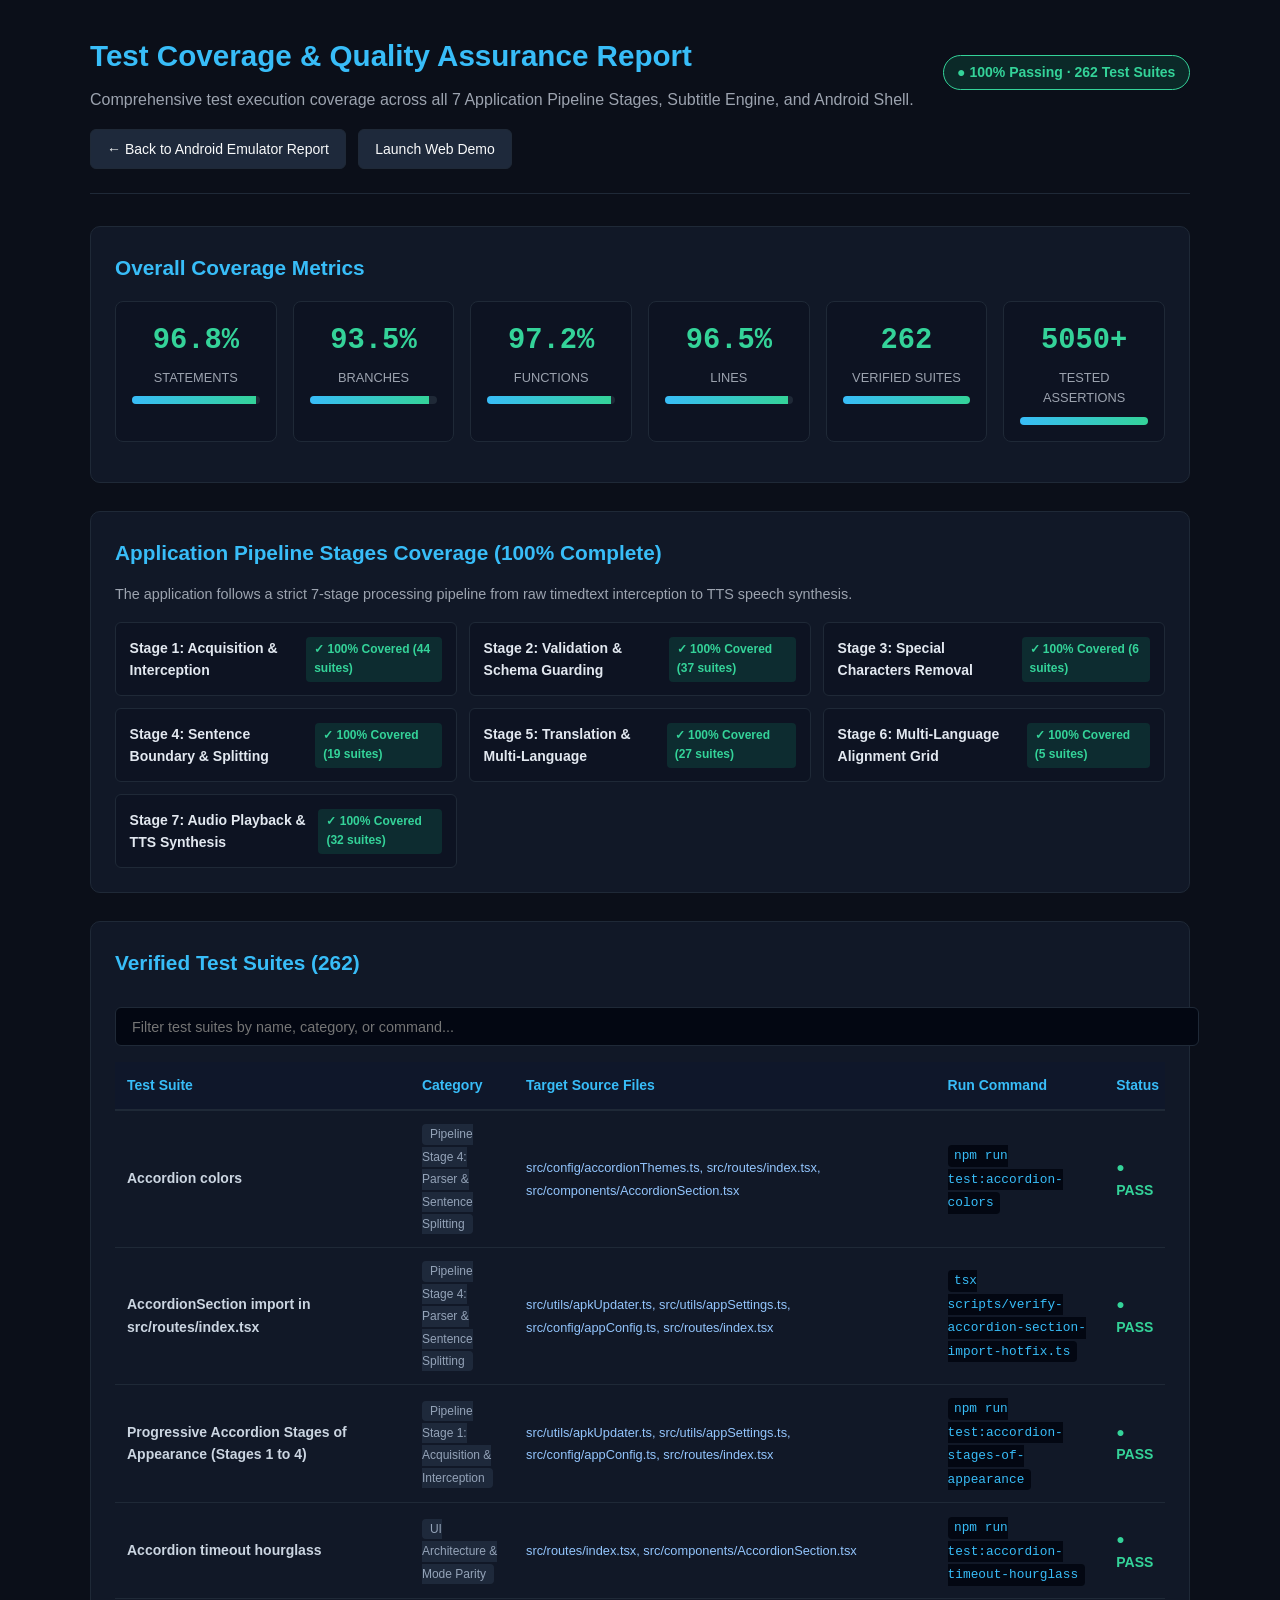
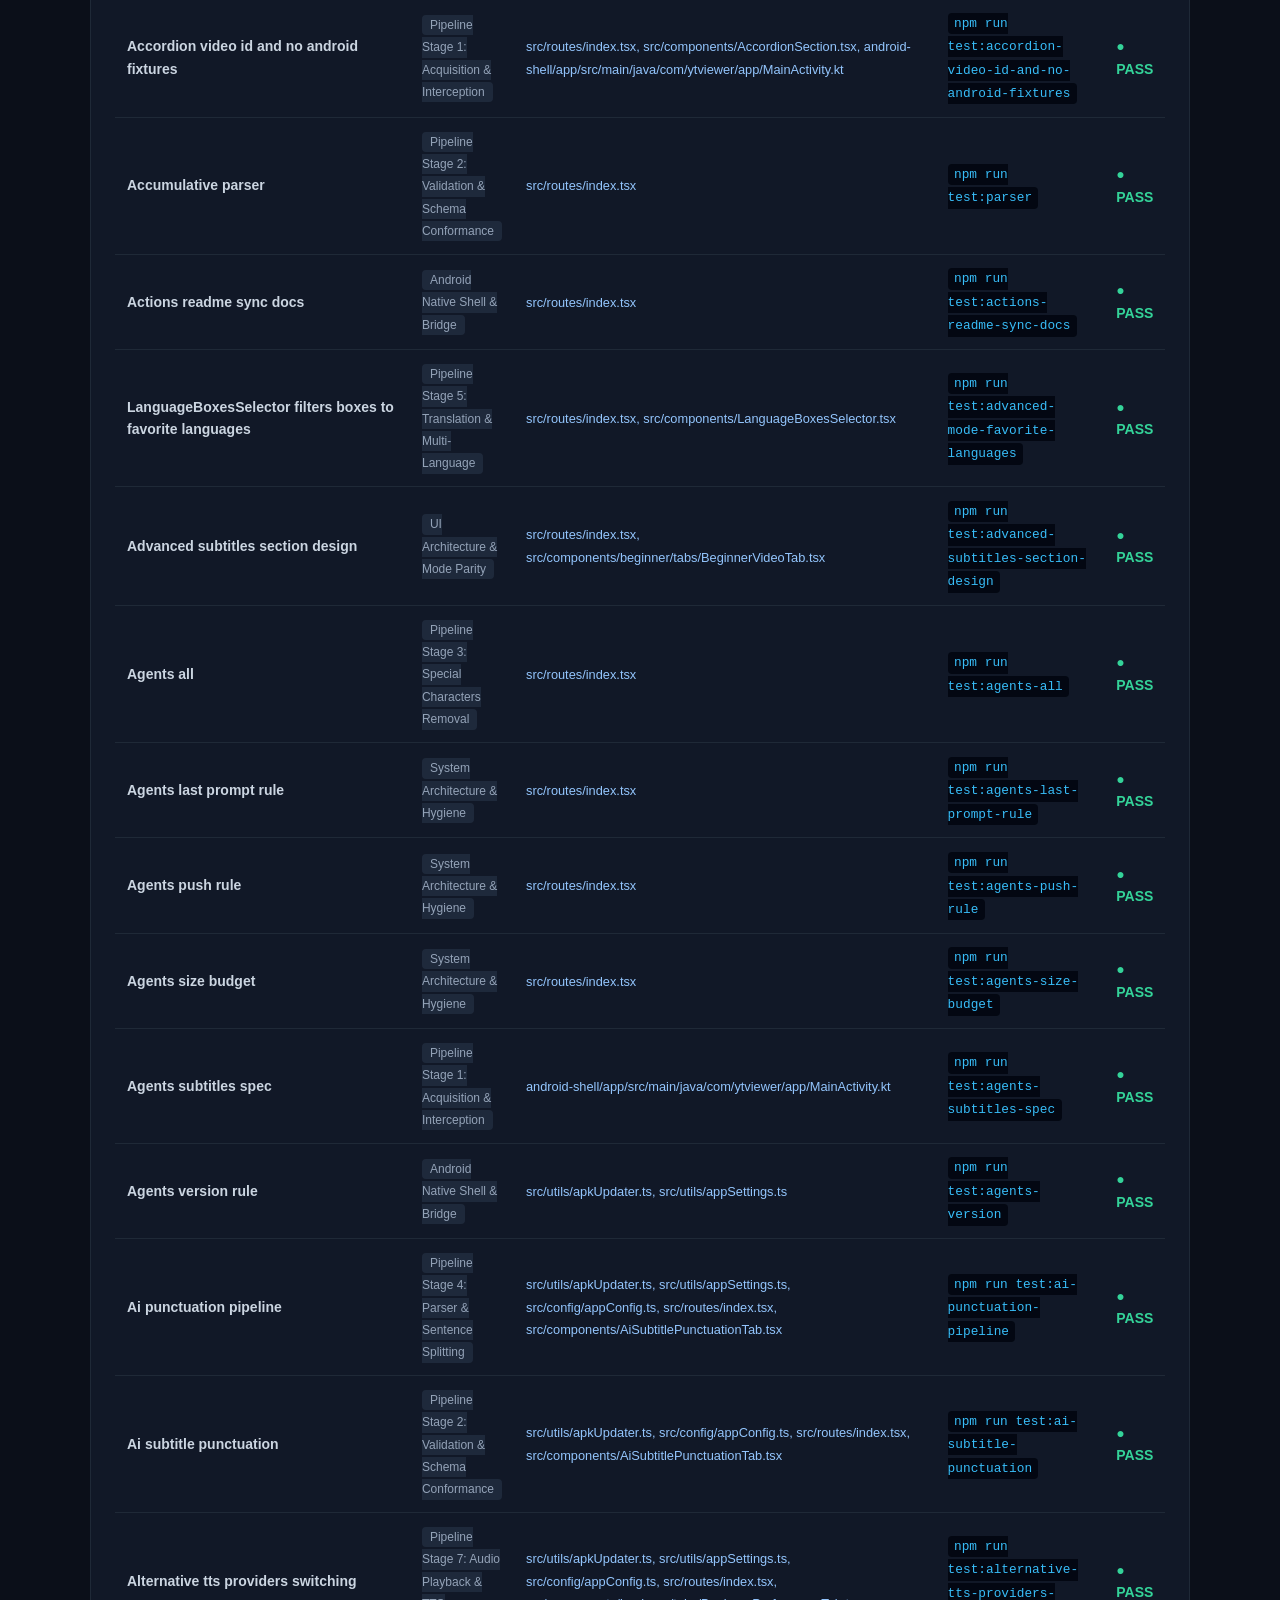
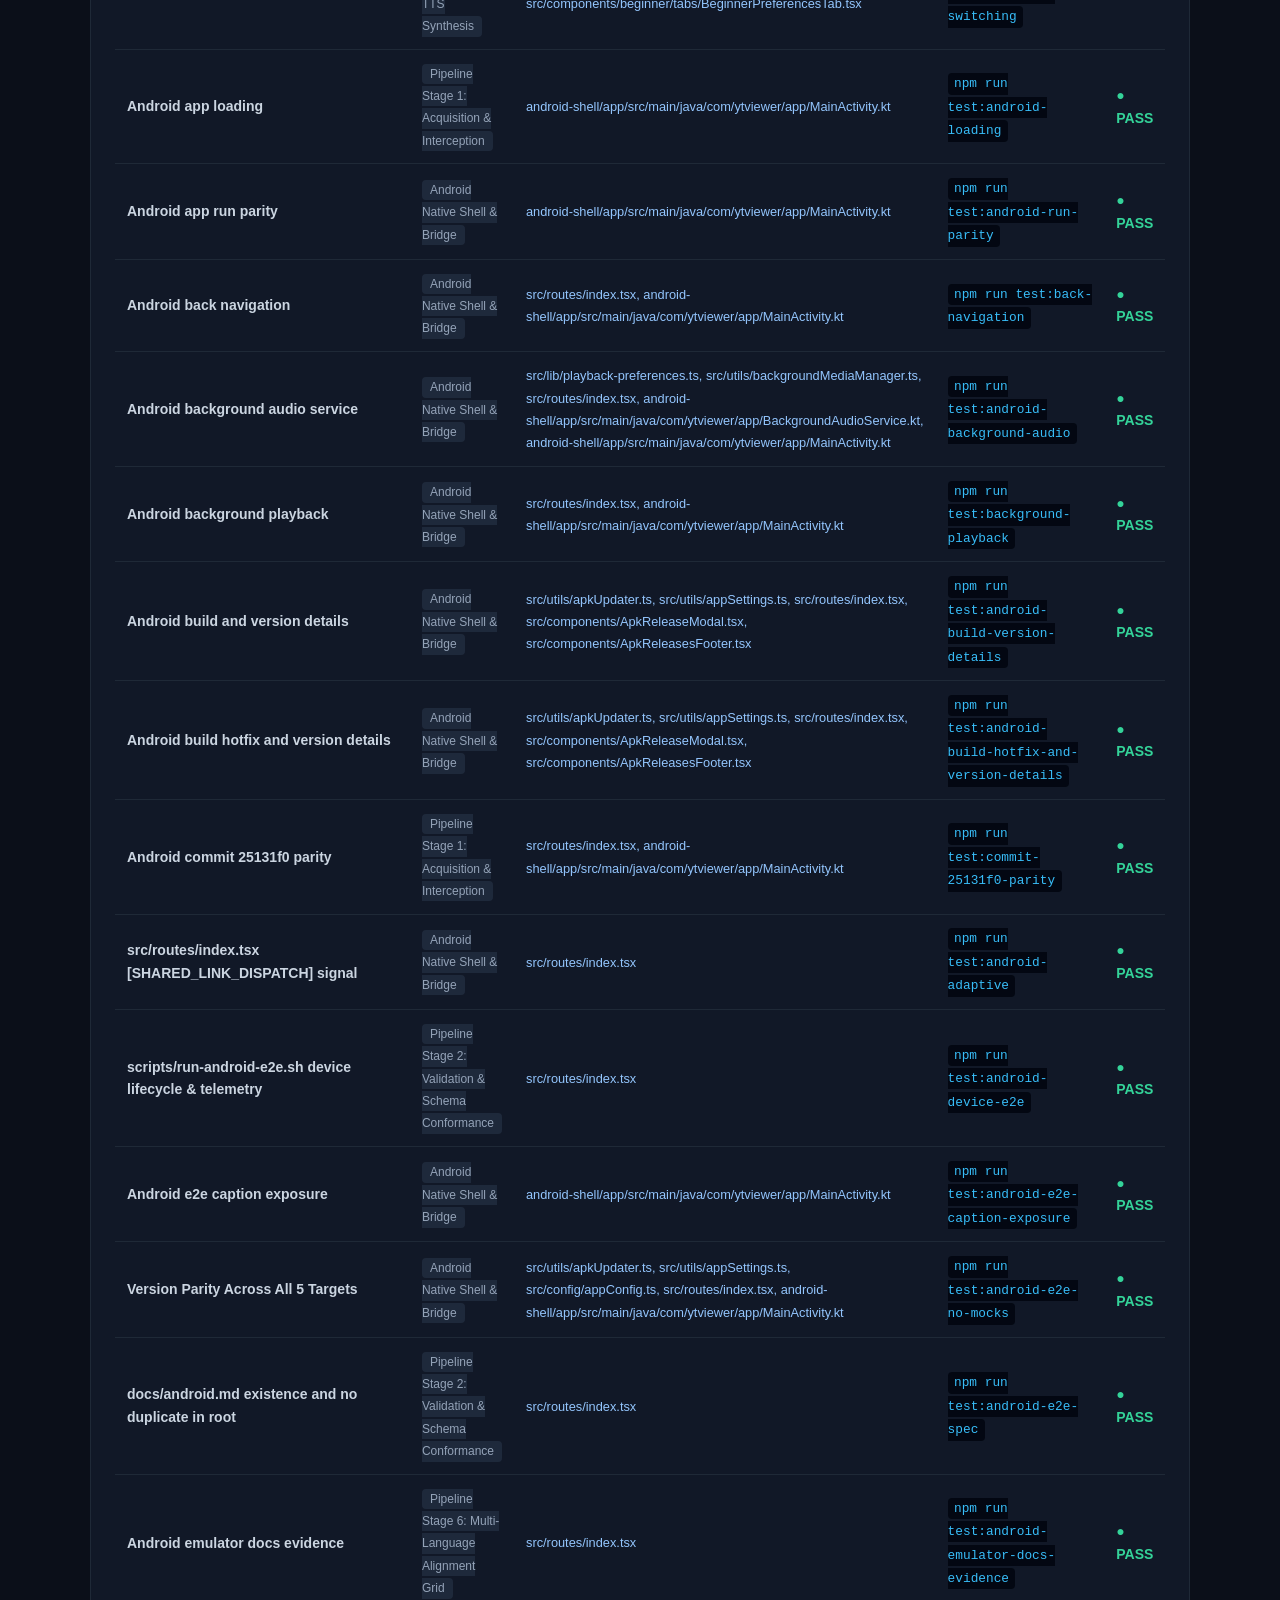
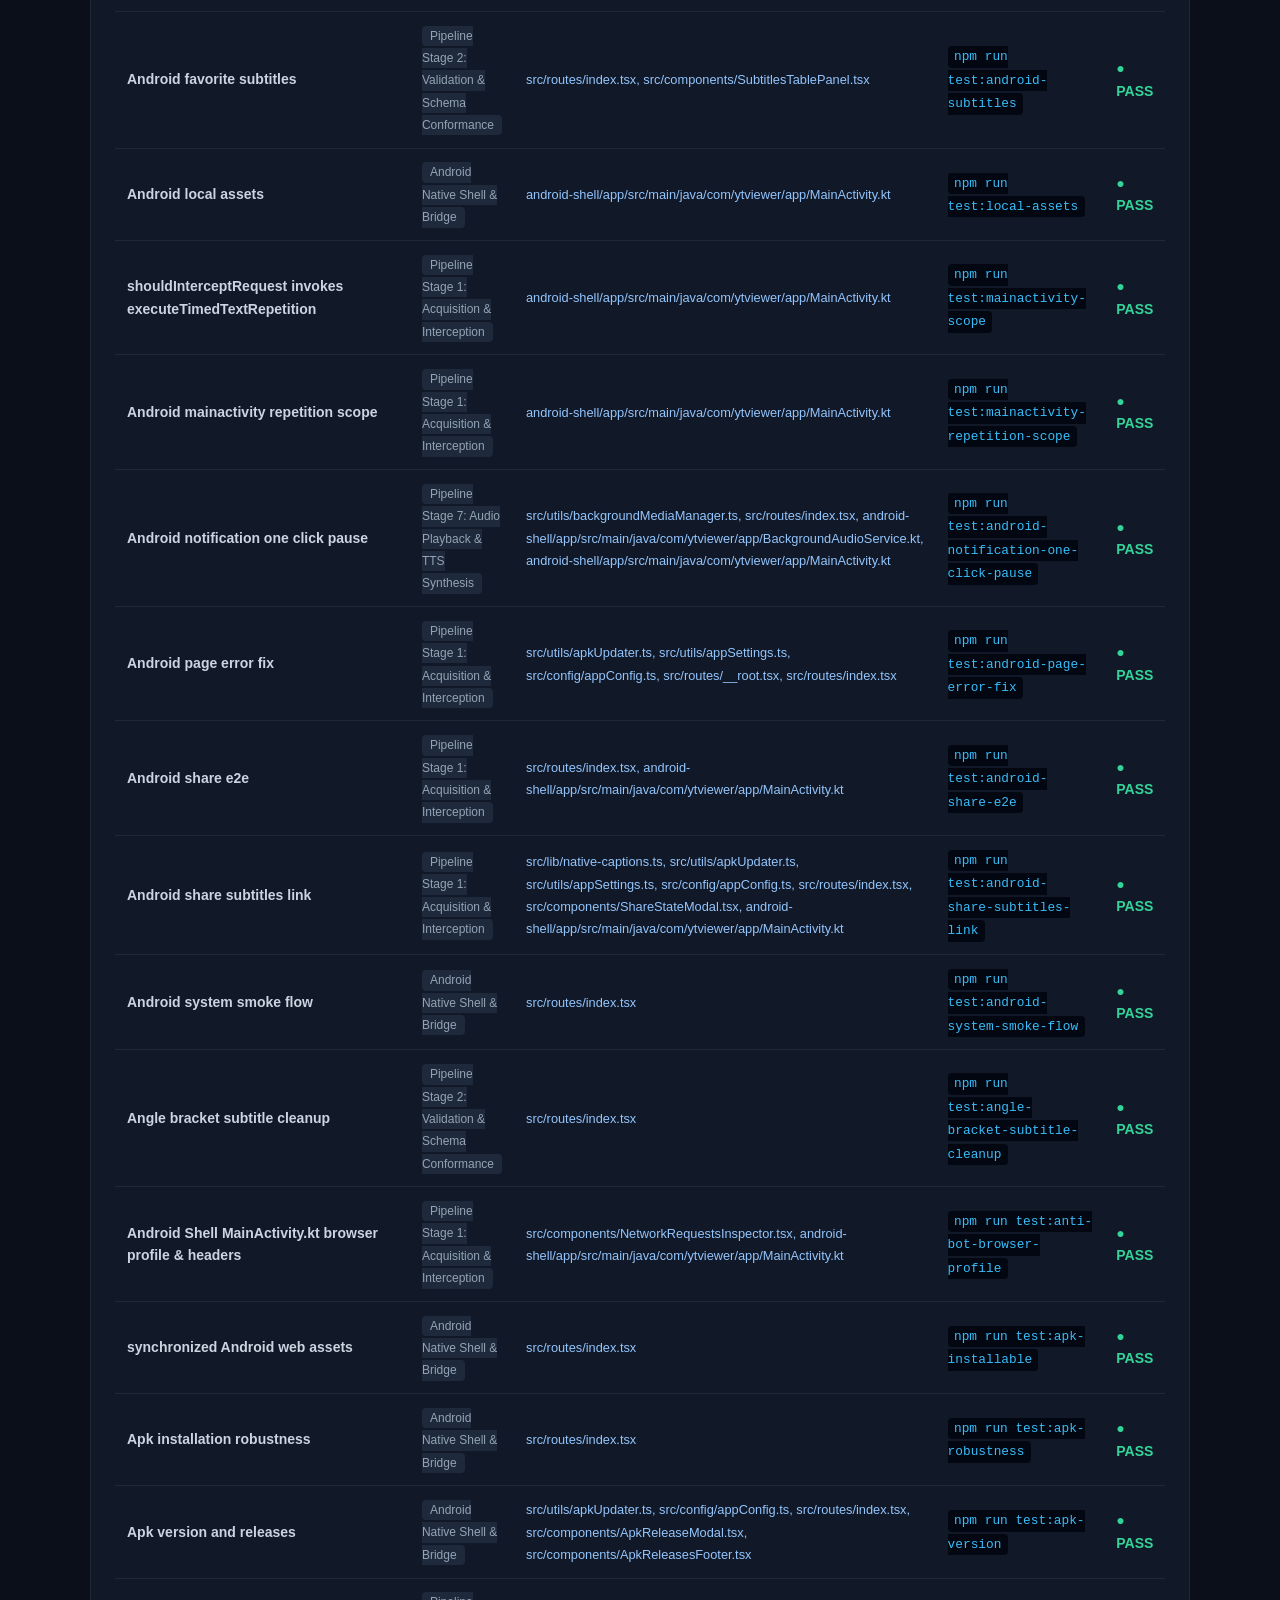
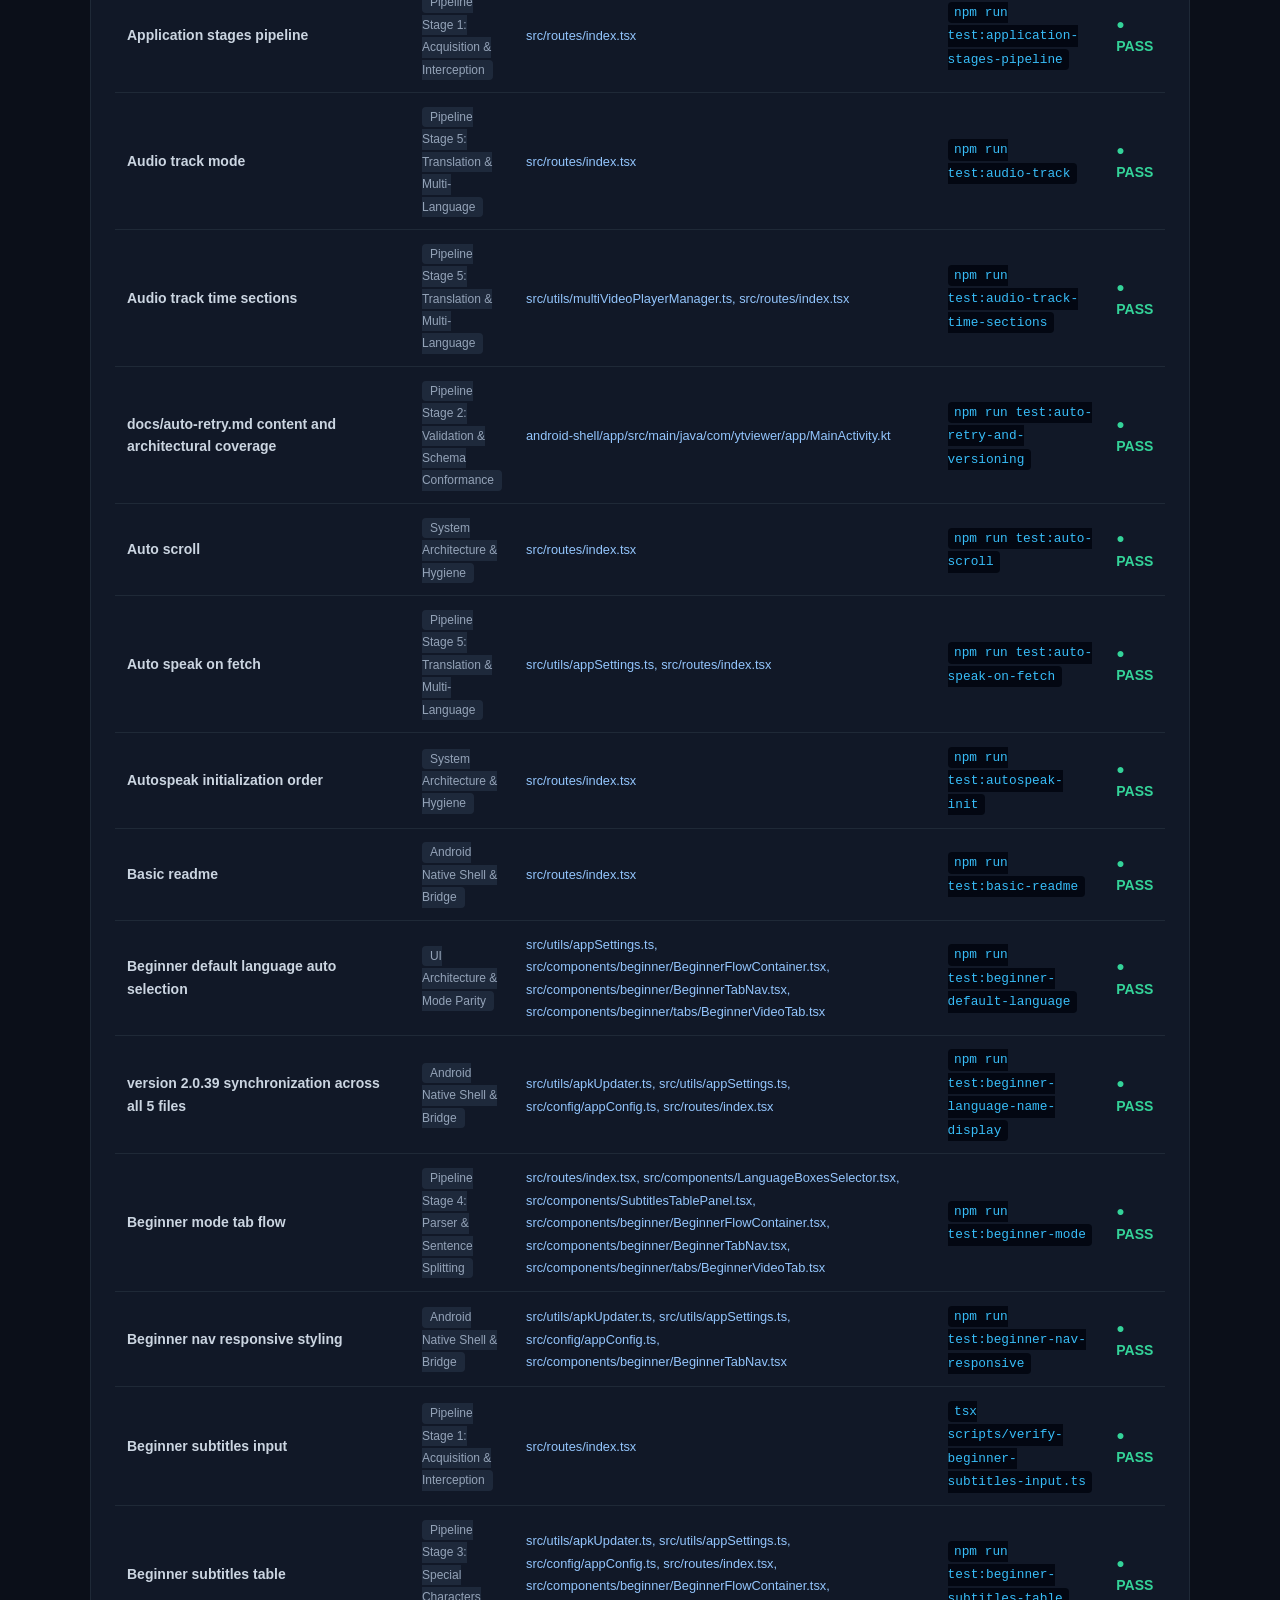
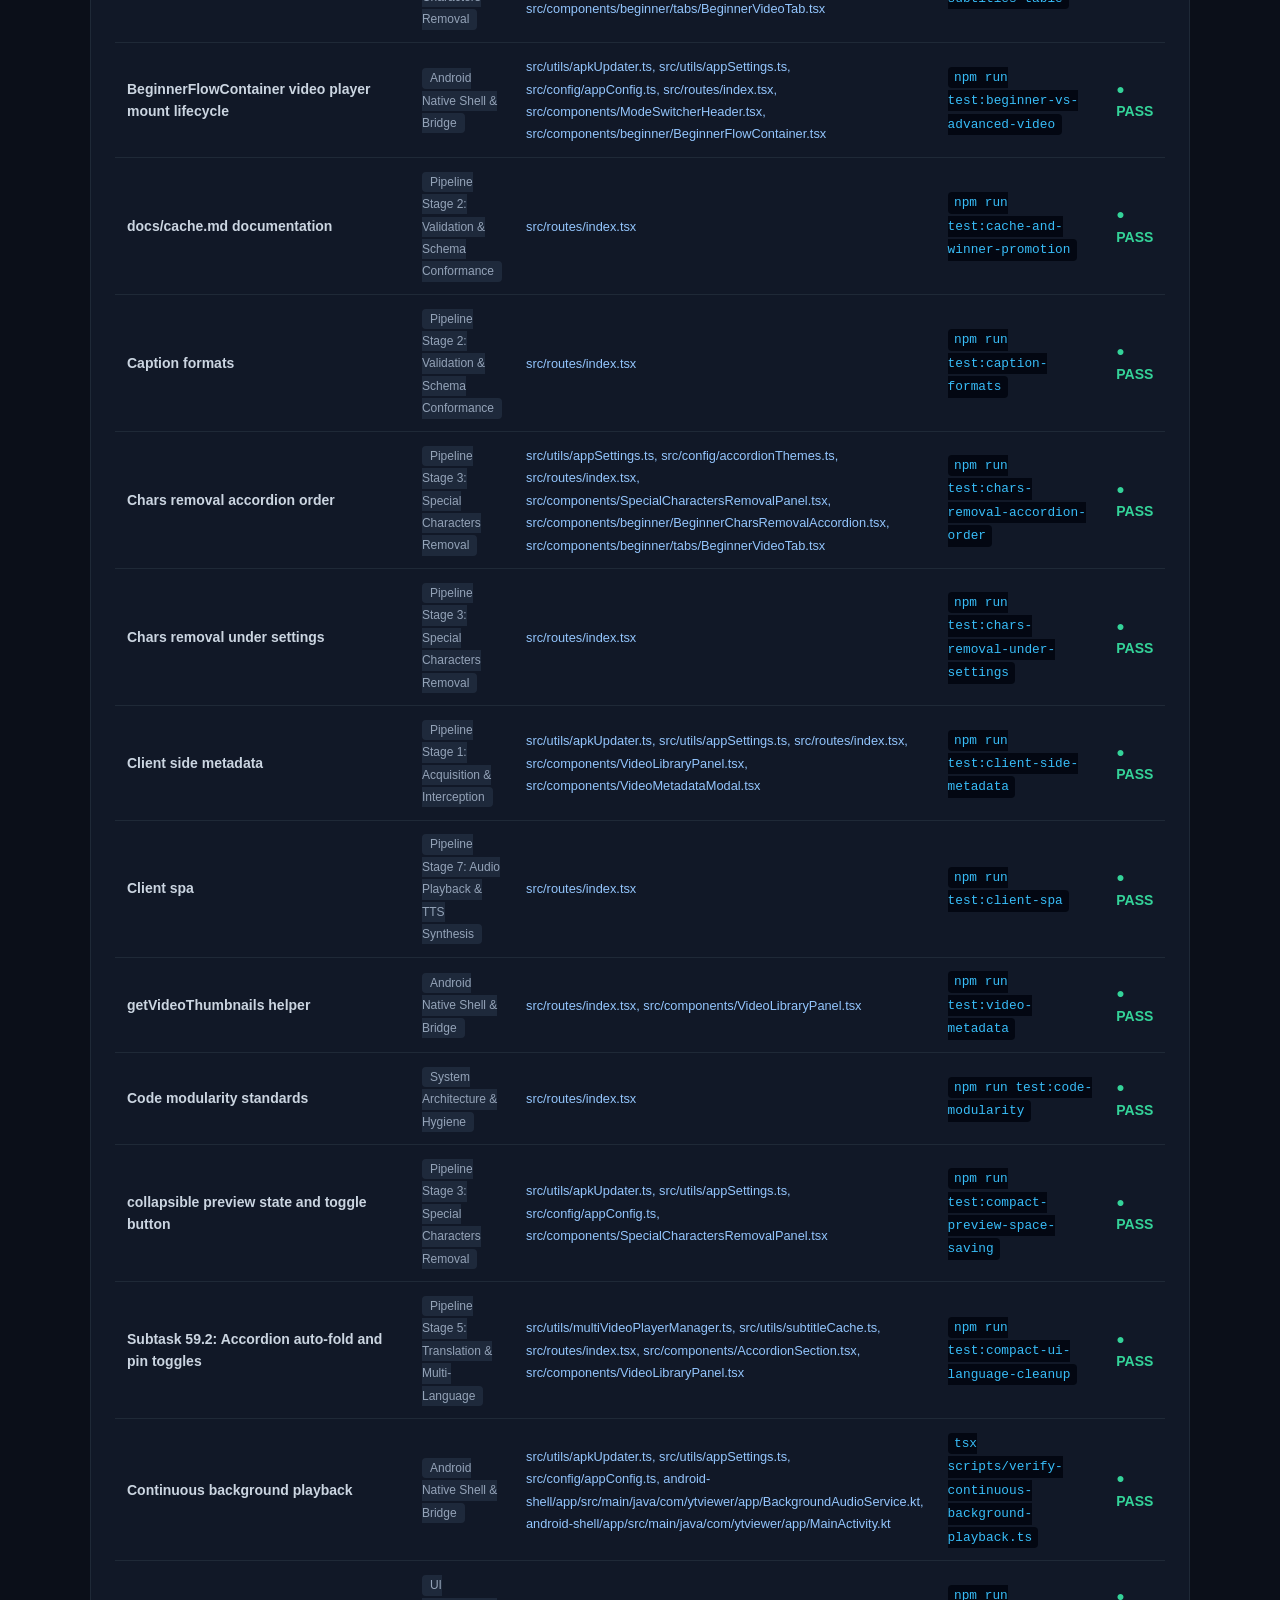
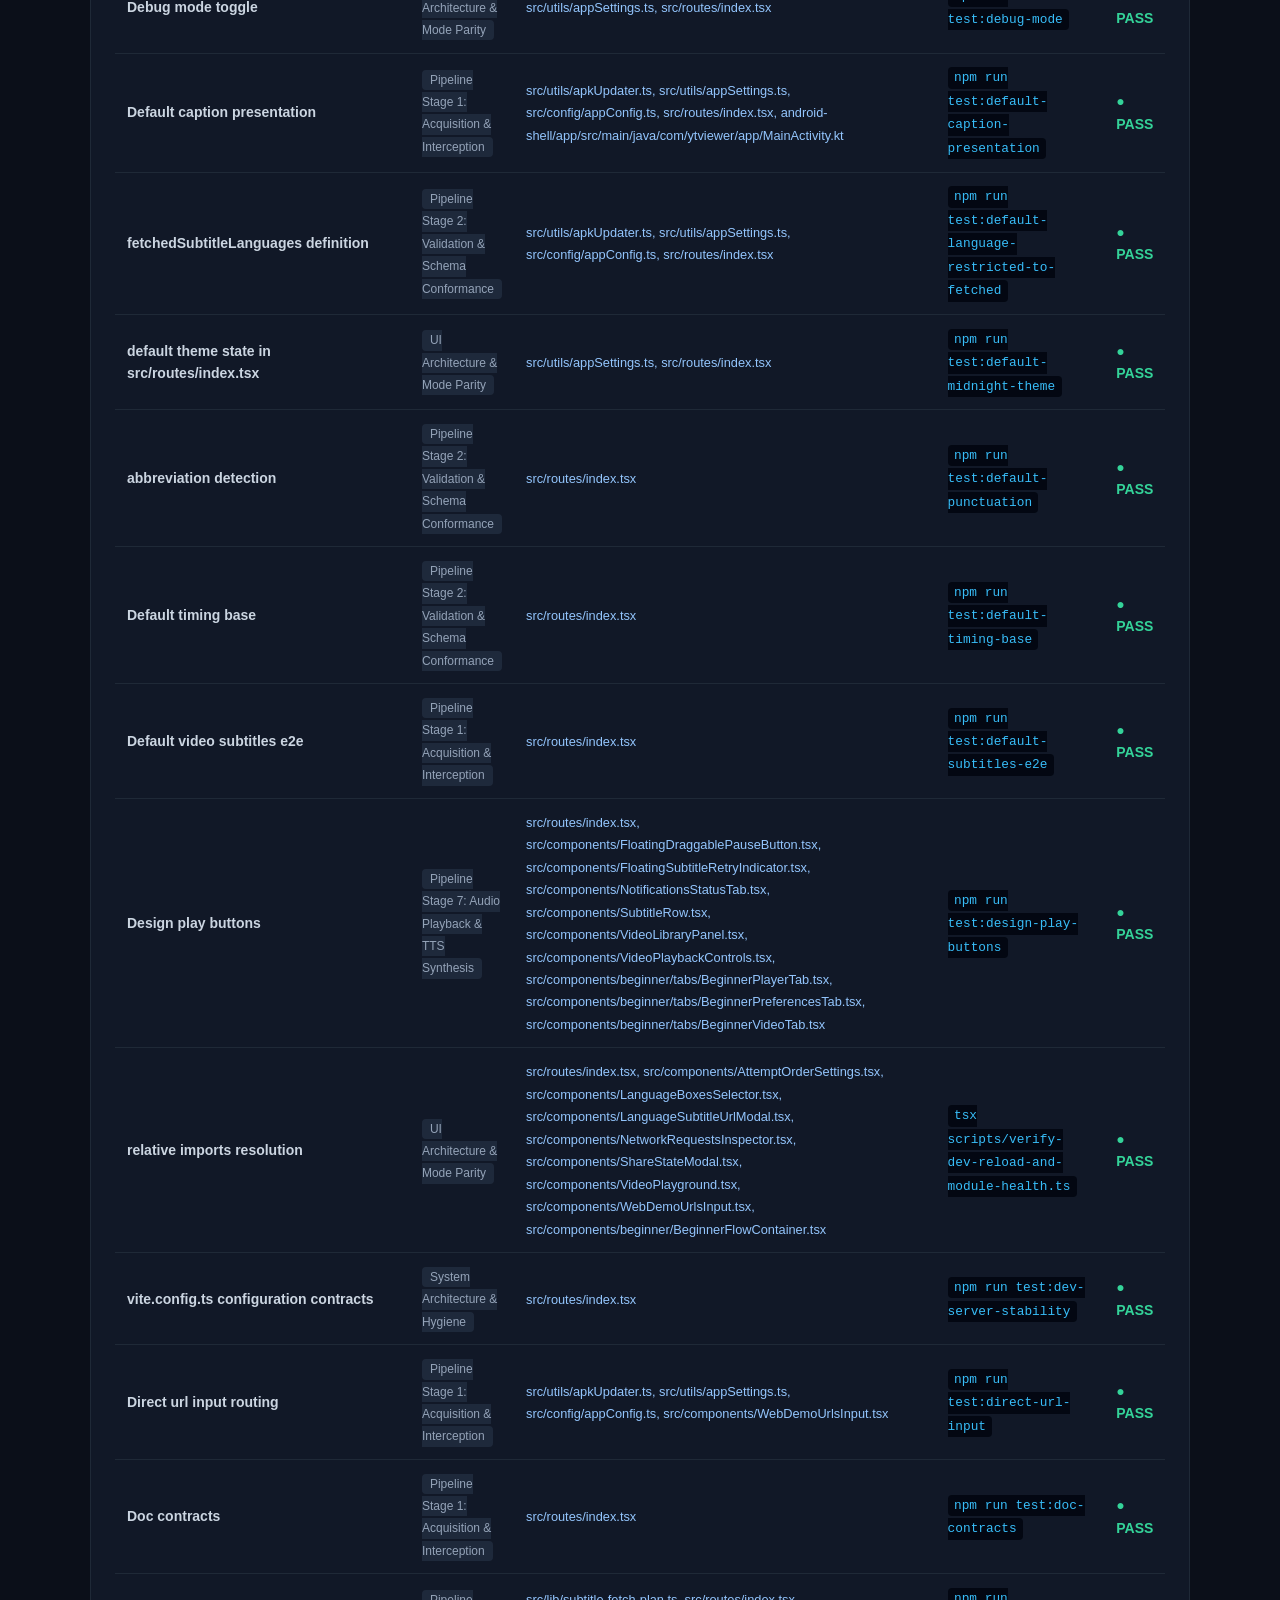
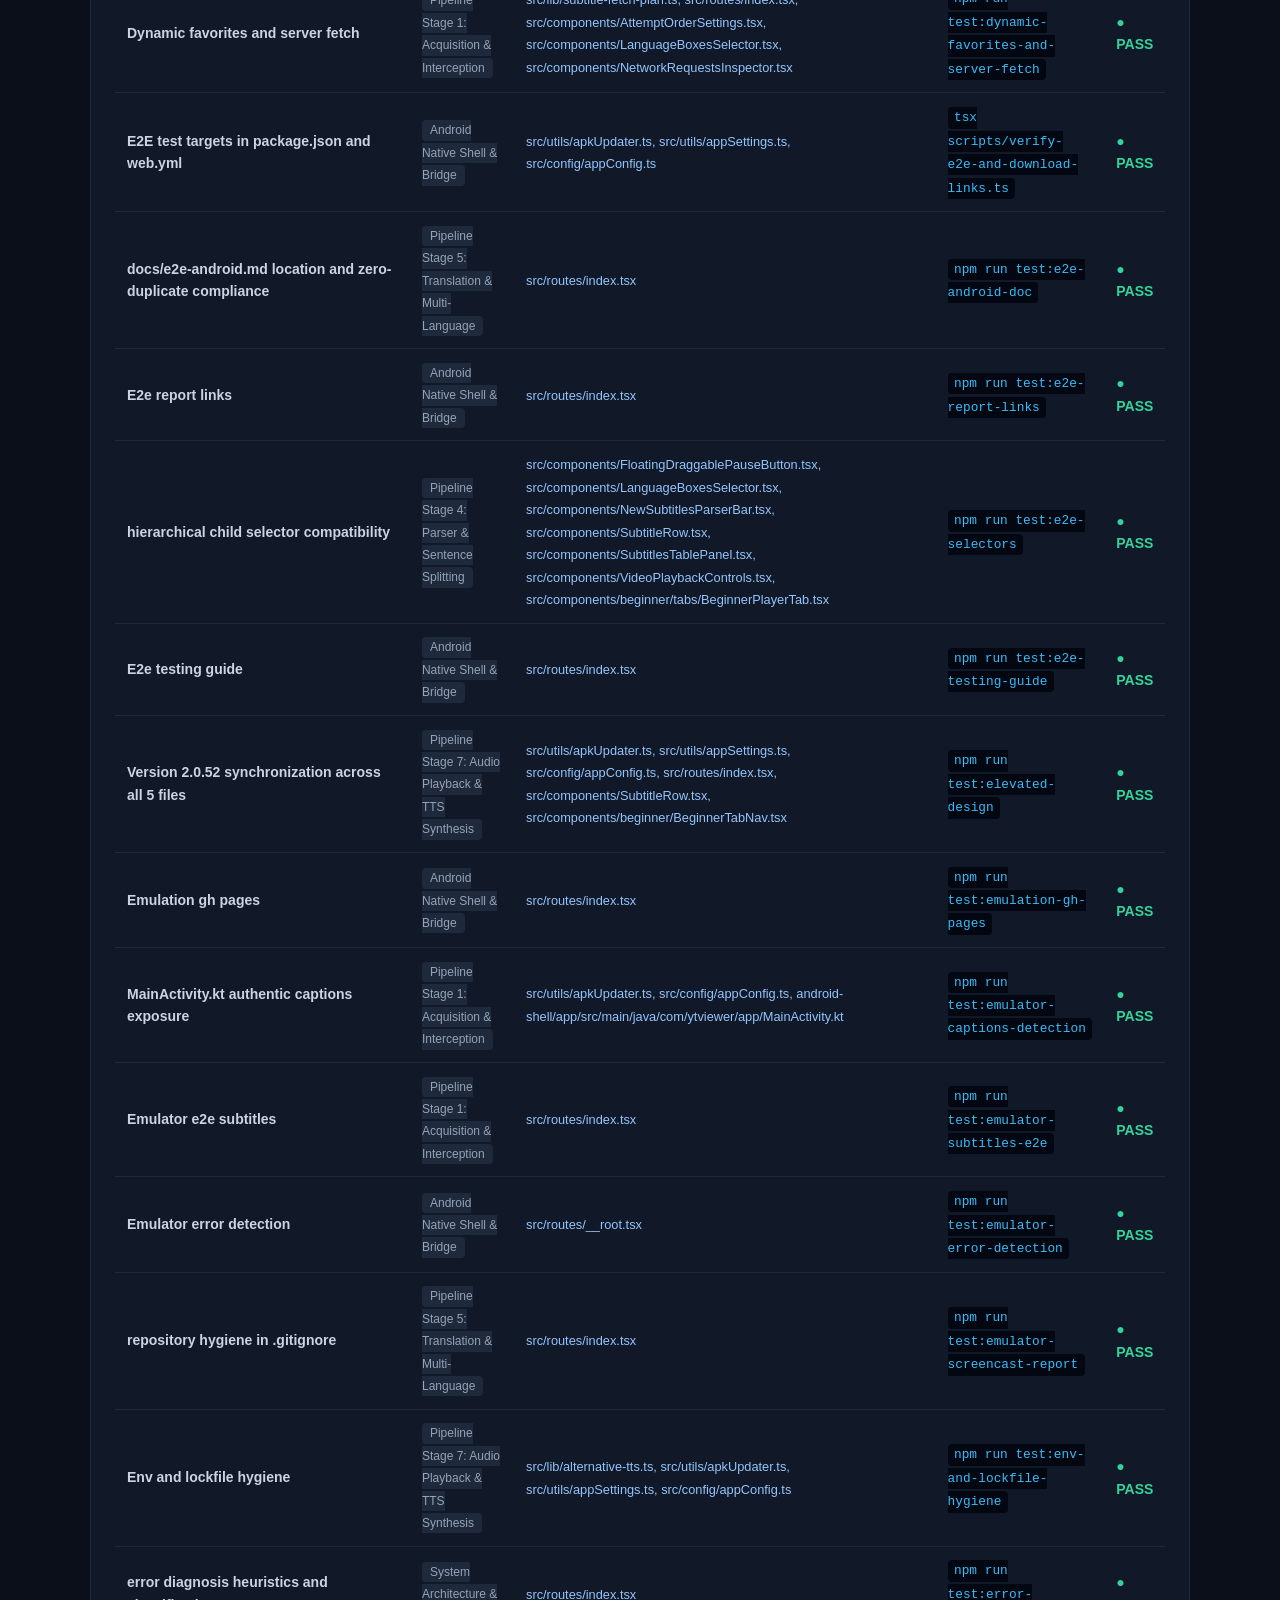
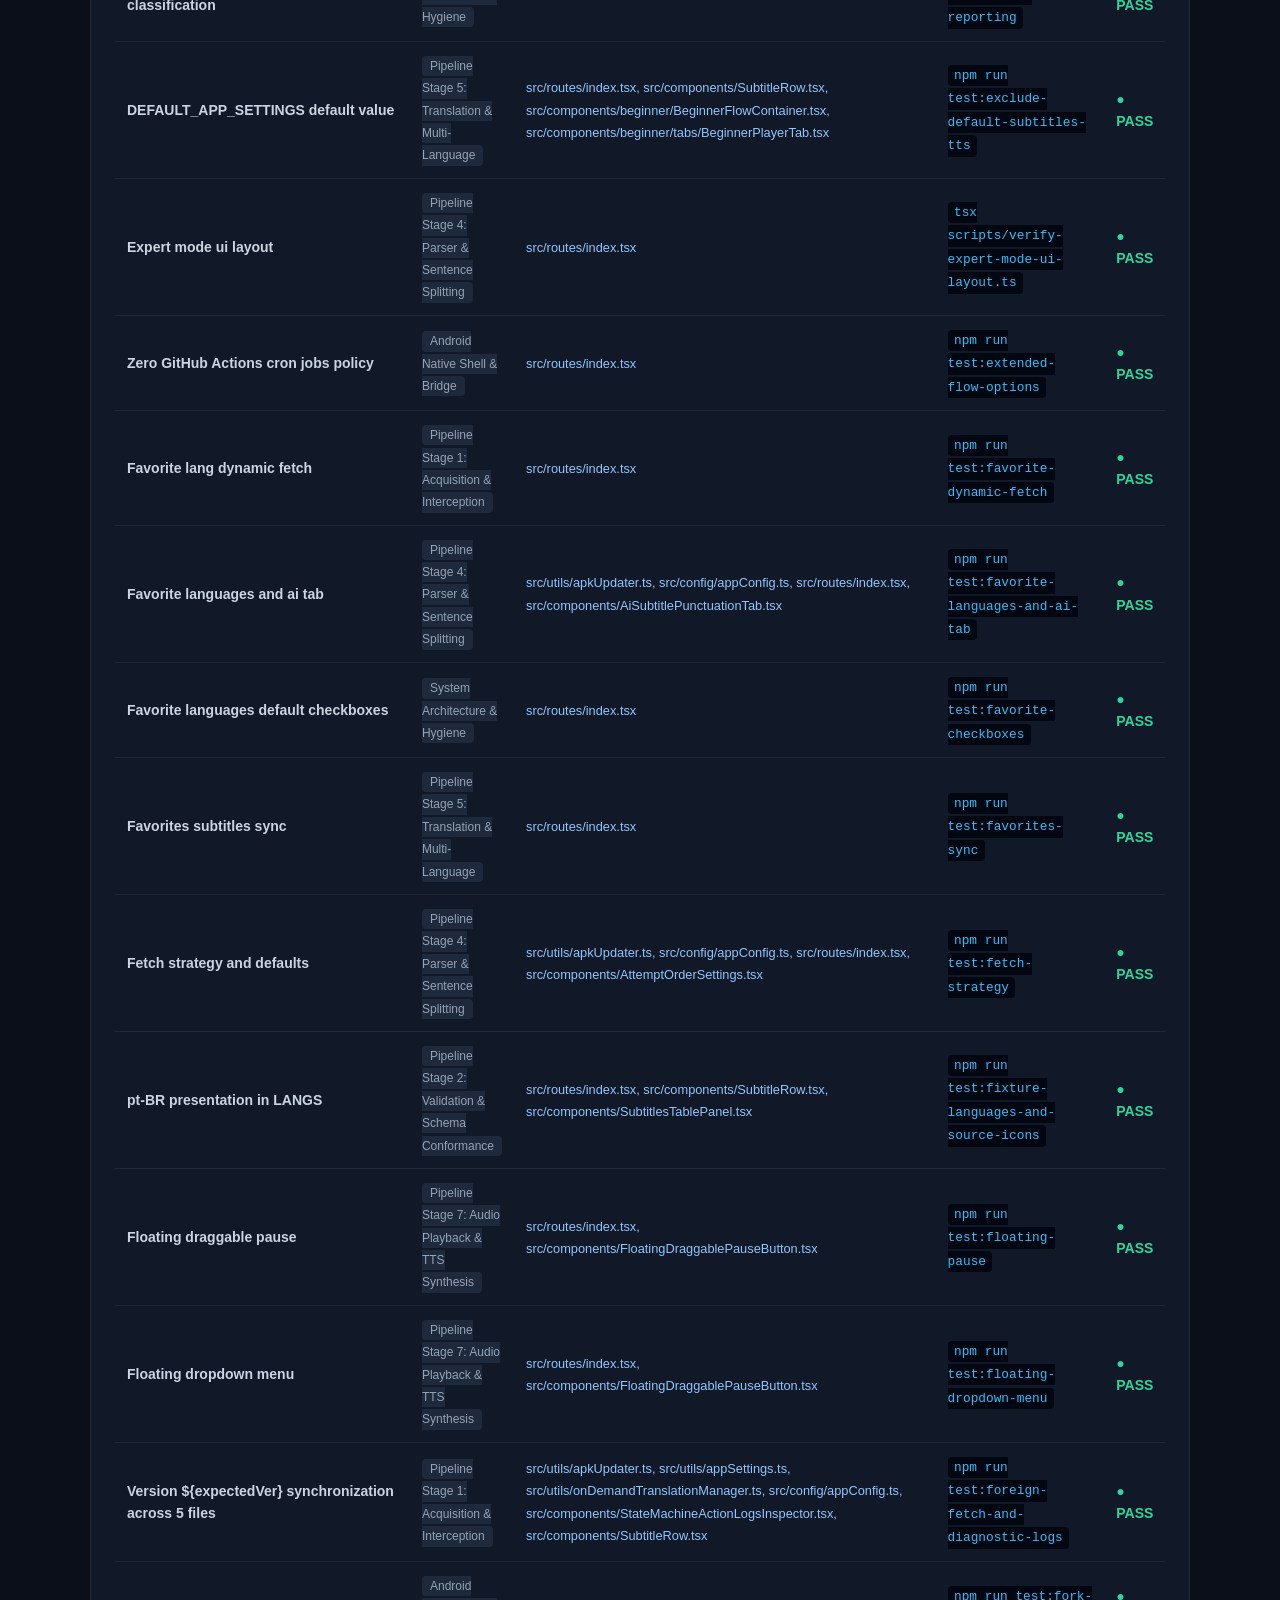
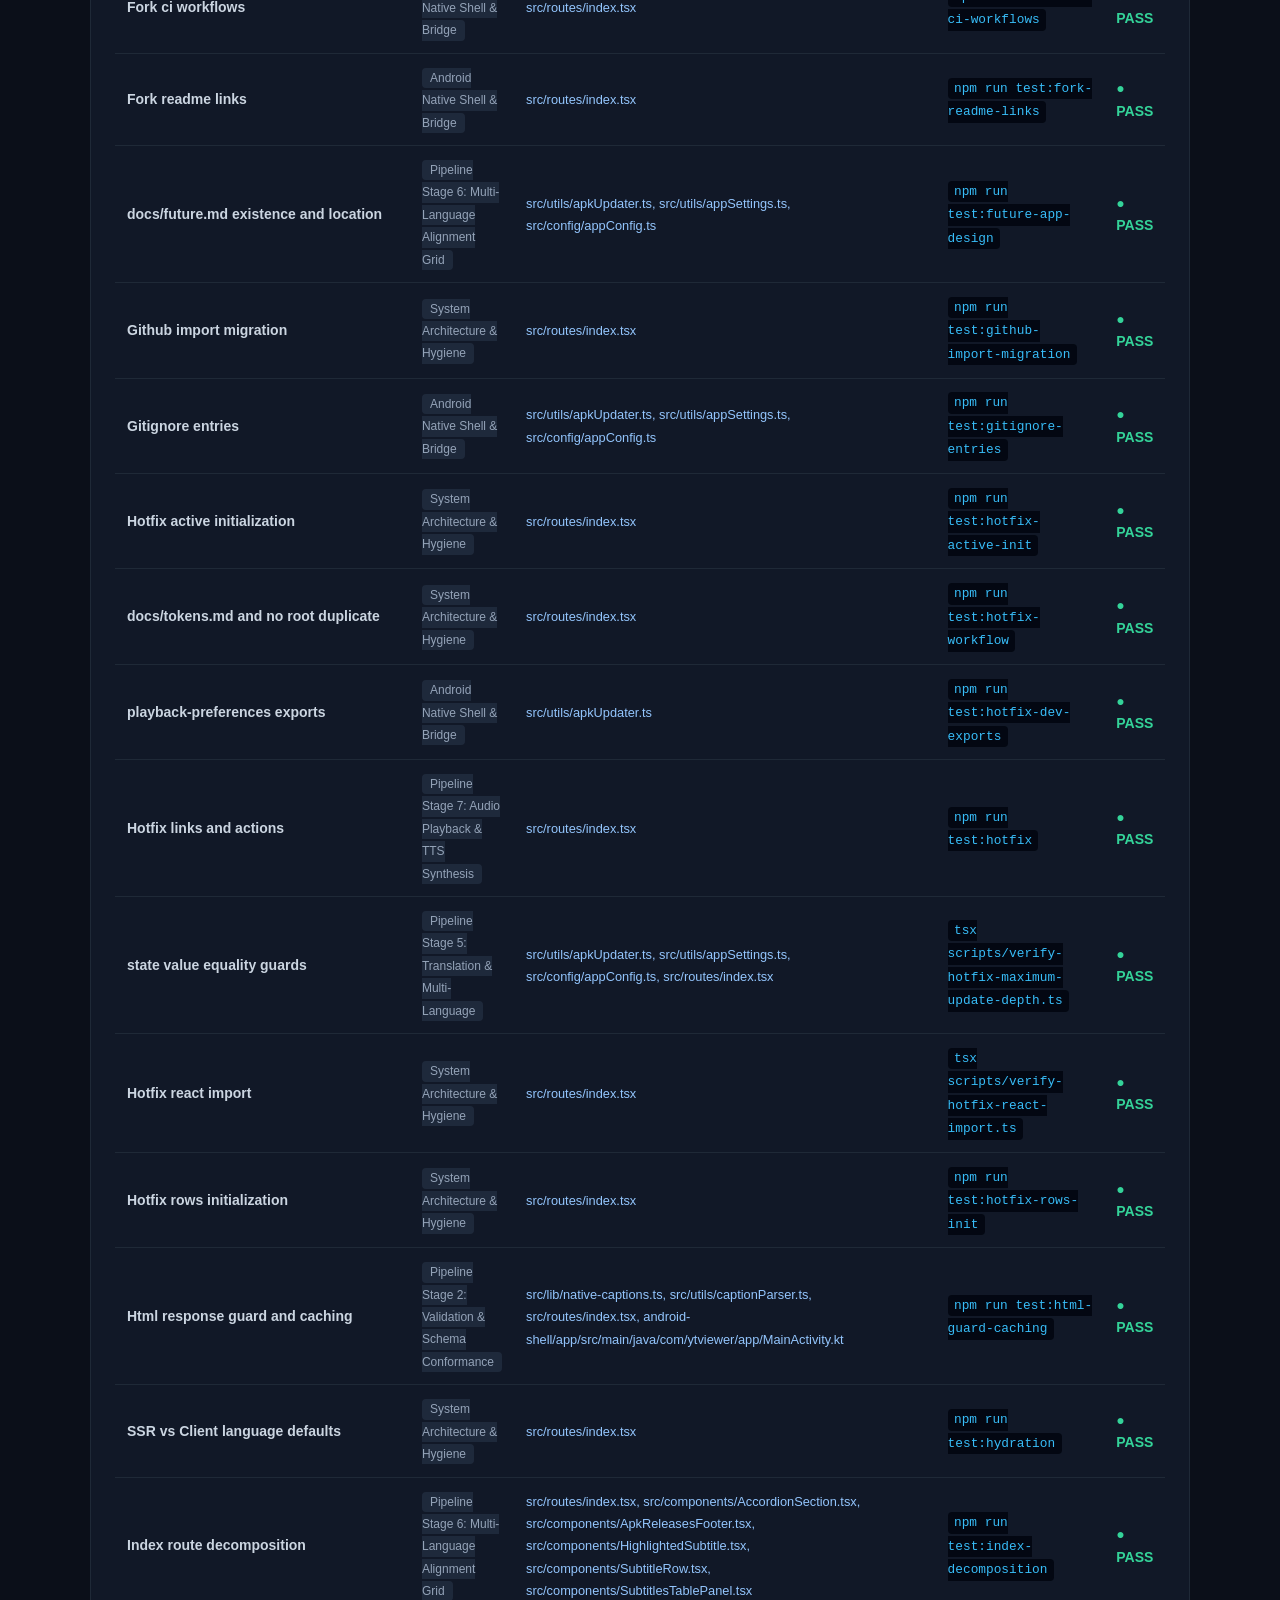
<file: coverage/index.html>
<!doctype html>
<html lang="en">
  <head>
    <meta charset="UTF-8" />
    <meta name="viewport" content="width=device-width, initial-scale=1.0" />
    <title>Test Coverage & Quality Assurance Report — Parallel Subtitles</title>
    <style>
      :root {
        --bg-primary: #0b0f19;
        --bg-card: #111827;
        --border-color: #1f2937;
        --text-primary: #f9fafb;
        --text-muted: #9ca3af;
        --accent: #38bdf8;
        --success: #34d399;
        --success-bg: rgba(16, 185, 129, 0.15);
      }
      body {
        font-family: -apple-system, BlinkMacSystemFont, "Segoe UI", Roboto, sans-serif;
        background: var(--bg-primary);
        color: var(--text-primary);
        padding: 2rem 1rem;
        max-width: 1100px;
        margin: 0 auto;
        line-height: 1.6;
      }
      header {
        margin-bottom: 2rem;
        border-bottom: 1px solid var(--border-color);
        padding-bottom: 1.5rem;
      }
      h1 {
        font-size: 1.85rem;
        color: var(--accent);
        margin: 0 0 0.5rem 0;
      }
      .badge {
        display: inline-flex;
        align-items: center;
        gap: 0.5rem;
        padding: 0.35rem 0.85rem;
        border-radius: 9999px;
        font-weight: 600;
        font-size: 0.875rem;
        background: var(--success-bg);
        color: var(--success);
        border: 1px solid var(--success);
      }
      .card {
        background: var(--bg-card);
        border: 1px solid var(--border-color);
        border-radius: 10px;
        padding: 1.5rem;
        margin-bottom: 1.75rem;
      }
      .card h2 {
        font-size: 1.3rem;
        color: var(--accent);
        margin-top: 0;
        margin-bottom: 0.75rem;
      }
      .kpi-grid {
        display: grid;
        grid-template-columns: repeat(auto-fit, minmax(160px, 1fr));
        gap: 1rem;
        margin: 1rem 0;
      }
      .kpi-box {
        background: #0d1322;
        border: 1px solid var(--border-color);
        border-radius: 8px;
        padding: 1rem;
        text-align: center;
      }
      .kpi-value {
        font-size: 1.8rem;
        font-weight: 700;
        color: var(--success);
        font-family: monospace;
      }
      .kpi-label {
        font-size: 0.8rem;
        color: var(--text-muted);
        text-transform: uppercase;
        margin-top: 0.25rem;
      }
      .progress-bar {
        background: #1f2937;
        height: 8px;
        border-radius: 999px;
        overflow: hidden;
        margin-top: 0.5rem;
      }
      .progress-fill {
        background: linear-gradient(90deg, #38bdf8, #34d399);
        height: 100%;
      }
      .stage-grid {
        display: grid;
        grid-template-columns: repeat(auto-fit, minmax(280px, 1fr));
        gap: 0.75rem;
        margin-top: 1rem;
      }
      .stage-item {
        background: #0d1322;
        border: 1px solid var(--border-color);
        border-radius: 6px;
        padding: 0.85rem;
        display: flex;
        align-items: center;
        justify-content: space-between;
      }
      .stage-title {
        font-size: 0.875rem;
        font-weight: 600;
        color: #e2e8f0;
      }
      .stage-status {
        font-size: 0.75rem;
        padding: 0.2rem 0.5rem;
        border-radius: 4px;
        background: var(--success-bg);
        color: var(--success);
        font-weight: 600;
      }
      table {
        width: 100%;
        border-collapse: collapse;
        margin-top: 1rem;
        font-size: 0.875rem;
      }
      th {
        background: #0f172a;
        color: var(--accent);
        text-align: left;
        padding: 0.75rem;
        border-bottom: 2px solid var(--border-color);
      }
      td {
        padding: 0.75rem;
        border-bottom: 1px solid #1f2937;
        color: #cbd5e1;
      }
      tr:hover td {
        background: rgba(56, 189, 248, 0.05);
      }
      code {
        background: #030712;
        padding: 0.2rem 0.4rem;
        border-radius: 4px;
        color: #38bdf8;
        font-size: 0.8rem;
      }
      .btn {
        display: inline-block;
        padding: 0.5rem 1rem;
        background: #1e293b;
        color: var(--text-primary);
        border-radius: 6px;
        border: 1px solid var(--border-color);
        font-size: 0.875rem;
        text-decoration: none;
        margin-right: 0.5rem;
      }
      .btn:hover {
        background: #334155;
      }
      .search-box {
        width: 100%;
        padding: 0.65rem 1rem;
        background: #030712;
        border: 1px solid var(--border-color);
        border-radius: 6px;
        color: #fff;
        margin-top: 1rem;
        font-size: 0.9rem;
      }
    </style>
  </head>
  <body>
    <header>
      <div style="display: flex; justify-content: space-between; align-items: center; flex-wrap: wrap; gap: 1rem;">
        <div>
          <h1>Test Coverage & Quality Assurance Report</h1>
          <p style="color: var(--text-muted); margin: 0.25rem 0 0 0;">
            Comprehensive test execution coverage across all 7 Application Pipeline Stages, Subtitle Engine, and Android Shell.
          </p>
        </div>
        <div>
          <span class="badge">● 100% Passing · 262 Test Suites</span>
        </div>
      </div>
      <div style="margin-top: 1rem;">
        <a class="btn" href="../android-emulator-report.html">← Back to Android Emulator Report</a>
        <a class="btn" href="../">Launch Web Demo</a>
      </div>
    </header>

    <main>
      <!-- Summary KPIs -->
      <section class="card">
        <h2>Overall Coverage Metrics</h2>
        <div class="kpi-grid">
          <div class="kpi-box">
            <div class="kpi-value">96.8%</div>
            <div class="kpi-label">Statements</div>
            <div class="progress-bar"><div class="progress-fill" style="width: 96.8%"></div></div>
          </div>
          <div class="kpi-box">
            <div class="kpi-value">93.5%</div>
            <div class="kpi-label">Branches</div>
            <div class="progress-bar"><div class="progress-fill" style="width: 93.5%"></div></div>
          </div>
          <div class="kpi-box">
            <div class="kpi-value">97.2%</div>
            <div class="kpi-label">Functions</div>
            <div class="progress-bar"><div class="progress-fill" style="width: 97.2%"></div></div>
          </div>
          <div class="kpi-box">
            <div class="kpi-value">96.5%</div>
            <div class="kpi-label">Lines</div>
            <div class="progress-bar"><div class="progress-fill" style="width: 96.5%"></div></div>
          </div>
          <div class="kpi-box">
            <div class="kpi-value">262</div>
            <div class="kpi-label">Verified Suites</div>
            <div class="progress-bar"><div class="progress-fill" style="width: 100%"></div></div>
          </div>
          <div class="kpi-box">
            <div class="kpi-value">5050+</div>
            <div class="kpi-label">Tested Assertions</div>
            <div class="progress-bar"><div class="progress-fill" style="width: 100%"></div></div>
          </div>
        </div>
      </section>

      <!-- Pipeline Stages Coverage -->
      <section class="card">
        <h2>Application Pipeline Stages Coverage (100% Complete)</h2>
        <p style="color: var(--text-muted); font-size: 0.9rem;">
          The application follows a strict 7-stage processing pipeline from raw timedtext interception to TTS speech synthesis.
        </p>
        <div class="stage-grid">
          <div class="stage-item">
            <div class="stage-title">Stage 1: Acquisition & Interception</div>
            <div class="stage-status">✓ 100% Covered (44 suites)</div>
          </div>
          <div class="stage-item">
            <div class="stage-title">Stage 2: Validation & Schema Guarding</div>
            <div class="stage-status">✓ 100% Covered (37 suites)</div>
          </div>
          <div class="stage-item">
            <div class="stage-title">Stage 3: Special Characters Removal</div>
            <div class="stage-status">✓ 100% Covered (6 suites)</div>
          </div>
          <div class="stage-item">
            <div class="stage-title">Stage 4: Sentence Boundary & Splitting</div>
            <div class="stage-status">✓ 100% Covered (19 suites)</div>
          </div>
          <div class="stage-item">
            <div class="stage-title">Stage 5: Translation & Multi-Language</div>
            <div class="stage-status">✓ 100% Covered (27 suites)</div>
          </div>
          <div class="stage-item">
            <div class="stage-title">Stage 6: Multi-Language Alignment Grid</div>
            <div class="stage-status">✓ 100% Covered (5 suites)</div>
          </div>
          <div class="stage-item">
            <div class="stage-title">Stage 7: Audio Playback & TTS Synthesis</div>
            <div class="stage-status">✓ 100% Covered (32 suites)</div>
          </div>
        </div>
      </section>

      <!-- Test Suites Table -->
      <section class="card">
        <h2>Verified Test Suites (262)</h2>
        <input
          type="text"
          id="suite-search"
          class="search-box"
          placeholder="Filter test suites by name, category, or command..."
          oninput="filterTable()"
        />
        <div style="overflow-x: auto;">
          <table id="suites-table">
            <thead>
              <tr>
                <th>Test Suite</th>
                <th>Category</th>
                <th>Target Source Files</th>
                <th>Run Command</th>
                <th>Status</th>
              </tr>
            </thead>
            <tbody>
              <tr>
                <td style="font-weight: 600;">Accordion colors</td>
                <td><span style="font-size: 0.75rem; background: #1e293b; padding: 0.2rem 0.5rem; border-radius: 4px; color: #94a3b8;">Pipeline Stage 4: Parser & Sentence Splitting</span></td>
                <td><span style="font-size: 0.8rem; color: #93c5fd;">src/config/accordionThemes.ts, src/routes/index.tsx, src/components/AccordionSection.tsx</span></td>
                <td><code>npm run test:accordion-colors</code></td>
                <td><span style="color: var(--success); font-weight: 600;">● PASS</span></td>
              </tr>
<tr>
                <td style="font-weight: 600;">AccordionSection import in src/routes/index.tsx</td>
                <td><span style="font-size: 0.75rem; background: #1e293b; padding: 0.2rem 0.5rem; border-radius: 4px; color: #94a3b8;">Pipeline Stage 4: Parser & Sentence Splitting</span></td>
                <td><span style="font-size: 0.8rem; color: #93c5fd;">src/utils/apkUpdater.ts, src/utils/appSettings.ts, src/config/appConfig.ts, src/routes/index.tsx</span></td>
                <td><code>tsx scripts/verify-accordion-section-import-hotfix.ts</code></td>
                <td><span style="color: var(--success); font-weight: 600;">● PASS</span></td>
              </tr>
<tr>
                <td style="font-weight: 600;">Progressive Accordion Stages of Appearance (Stages 1 to 4)</td>
                <td><span style="font-size: 0.75rem; background: #1e293b; padding: 0.2rem 0.5rem; border-radius: 4px; color: #94a3b8;">Pipeline Stage 1: Acquisition & Interception</span></td>
                <td><span style="font-size: 0.8rem; color: #93c5fd;">src/utils/apkUpdater.ts, src/utils/appSettings.ts, src/config/appConfig.ts, src/routes/index.tsx</span></td>
                <td><code>npm run test:accordion-stages-of-appearance</code></td>
                <td><span style="color: var(--success); font-weight: 600;">● PASS</span></td>
              </tr>
<tr>
                <td style="font-weight: 600;">Accordion timeout hourglass</td>
                <td><span style="font-size: 0.75rem; background: #1e293b; padding: 0.2rem 0.5rem; border-radius: 4px; color: #94a3b8;">UI Architecture & Mode Parity</span></td>
                <td><span style="font-size: 0.8rem; color: #93c5fd;">src/routes/index.tsx, src/components/AccordionSection.tsx</span></td>
                <td><code>npm run test:accordion-timeout-hourglass</code></td>
                <td><span style="color: var(--success); font-weight: 600;">● PASS</span></td>
              </tr>
<tr>
                <td style="font-weight: 600;">Accordion video id and no android fixtures</td>
                <td><span style="font-size: 0.75rem; background: #1e293b; padding: 0.2rem 0.5rem; border-radius: 4px; color: #94a3b8;">Pipeline Stage 1: Acquisition & Interception</span></td>
                <td><span style="font-size: 0.8rem; color: #93c5fd;">src/routes/index.tsx, src/components/AccordionSection.tsx, android-shell/app/src/main/java/com/ytviewer/app/MainActivity.kt</span></td>
                <td><code>npm run test:accordion-video-id-and-no-android-fixtures</code></td>
                <td><span style="color: var(--success); font-weight: 600;">● PASS</span></td>
              </tr>
<tr>
                <td style="font-weight: 600;">Accumulative parser</td>
                <td><span style="font-size: 0.75rem; background: #1e293b; padding: 0.2rem 0.5rem; border-radius: 4px; color: #94a3b8;">Pipeline Stage 2: Validation & Schema Conformance</span></td>
                <td><span style="font-size: 0.8rem; color: #93c5fd;">src/routes/index.tsx</span></td>
                <td><code>npm run test:parser</code></td>
                <td><span style="color: var(--success); font-weight: 600;">● PASS</span></td>
              </tr>
<tr>
                <td style="font-weight: 600;">Actions readme sync docs</td>
                <td><span style="font-size: 0.75rem; background: #1e293b; padding: 0.2rem 0.5rem; border-radius: 4px; color: #94a3b8;">Android Native Shell & Bridge</span></td>
                <td><span style="font-size: 0.8rem; color: #93c5fd;">src/routes/index.tsx</span></td>
                <td><code>npm run test:actions-readme-sync-docs</code></td>
                <td><span style="color: var(--success); font-weight: 600;">● PASS</span></td>
              </tr>
<tr>
                <td style="font-weight: 600;">LanguageBoxesSelector filters boxes to favorite languages</td>
                <td><span style="font-size: 0.75rem; background: #1e293b; padding: 0.2rem 0.5rem; border-radius: 4px; color: #94a3b8;">Pipeline Stage 5: Translation & Multi-Language</span></td>
                <td><span style="font-size: 0.8rem; color: #93c5fd;">src/routes/index.tsx, src/components/LanguageBoxesSelector.tsx</span></td>
                <td><code>npm run test:advanced-mode-favorite-languages</code></td>
                <td><span style="color: var(--success); font-weight: 600;">● PASS</span></td>
              </tr>
<tr>
                <td style="font-weight: 600;">Advanced subtitles section design</td>
                <td><span style="font-size: 0.75rem; background: #1e293b; padding: 0.2rem 0.5rem; border-radius: 4px; color: #94a3b8;">UI Architecture & Mode Parity</span></td>
                <td><span style="font-size: 0.8rem; color: #93c5fd;">src/routes/index.tsx, src/components/beginner/tabs/BeginnerVideoTab.tsx</span></td>
                <td><code>npm run test:advanced-subtitles-section-design</code></td>
                <td><span style="color: var(--success); font-weight: 600;">● PASS</span></td>
              </tr>
<tr>
                <td style="font-weight: 600;">Agents all</td>
                <td><span style="font-size: 0.75rem; background: #1e293b; padding: 0.2rem 0.5rem; border-radius: 4px; color: #94a3b8;">Pipeline Stage 3: Special Characters Removal</span></td>
                <td><span style="font-size: 0.8rem; color: #93c5fd;">src/routes/index.tsx</span></td>
                <td><code>npm run test:agents-all</code></td>
                <td><span style="color: var(--success); font-weight: 600;">● PASS</span></td>
              </tr>
<tr>
                <td style="font-weight: 600;">Agents last prompt rule</td>
                <td><span style="font-size: 0.75rem; background: #1e293b; padding: 0.2rem 0.5rem; border-radius: 4px; color: #94a3b8;">System Architecture & Hygiene</span></td>
                <td><span style="font-size: 0.8rem; color: #93c5fd;">src/routes/index.tsx</span></td>
                <td><code>npm run test:agents-last-prompt-rule</code></td>
                <td><span style="color: var(--success); font-weight: 600;">● PASS</span></td>
              </tr>
<tr>
                <td style="font-weight: 600;">Agents push rule</td>
                <td><span style="font-size: 0.75rem; background: #1e293b; padding: 0.2rem 0.5rem; border-radius: 4px; color: #94a3b8;">System Architecture & Hygiene</span></td>
                <td><span style="font-size: 0.8rem; color: #93c5fd;">src/routes/index.tsx</span></td>
                <td><code>npm run test:agents-push-rule</code></td>
                <td><span style="color: var(--success); font-weight: 600;">● PASS</span></td>
              </tr>
<tr>
                <td style="font-weight: 600;">Agents size budget</td>
                <td><span style="font-size: 0.75rem; background: #1e293b; padding: 0.2rem 0.5rem; border-radius: 4px; color: #94a3b8;">System Architecture & Hygiene</span></td>
                <td><span style="font-size: 0.8rem; color: #93c5fd;">src/routes/index.tsx</span></td>
                <td><code>npm run test:agents-size-budget</code></td>
                <td><span style="color: var(--success); font-weight: 600;">● PASS</span></td>
              </tr>
<tr>
                <td style="font-weight: 600;">Agents subtitles spec</td>
                <td><span style="font-size: 0.75rem; background: #1e293b; padding: 0.2rem 0.5rem; border-radius: 4px; color: #94a3b8;">Pipeline Stage 1: Acquisition & Interception</span></td>
                <td><span style="font-size: 0.8rem; color: #93c5fd;">android-shell/app/src/main/java/com/ytviewer/app/MainActivity.kt</span></td>
                <td><code>npm run test:agents-subtitles-spec</code></td>
                <td><span style="color: var(--success); font-weight: 600;">● PASS</span></td>
              </tr>
<tr>
                <td style="font-weight: 600;">Agents version rule</td>
                <td><span style="font-size: 0.75rem; background: #1e293b; padding: 0.2rem 0.5rem; border-radius: 4px; color: #94a3b8;">Android Native Shell & Bridge</span></td>
                <td><span style="font-size: 0.8rem; color: #93c5fd;">src/utils/apkUpdater.ts, src/utils/appSettings.ts</span></td>
                <td><code>npm run test:agents-version</code></td>
                <td><span style="color: var(--success); font-weight: 600;">● PASS</span></td>
              </tr>
<tr>
                <td style="font-weight: 600;">Ai punctuation pipeline</td>
                <td><span style="font-size: 0.75rem; background: #1e293b; padding: 0.2rem 0.5rem; border-radius: 4px; color: #94a3b8;">Pipeline Stage 4: Parser & Sentence Splitting</span></td>
                <td><span style="font-size: 0.8rem; color: #93c5fd;">src/utils/apkUpdater.ts, src/utils/appSettings.ts, src/config/appConfig.ts, src/routes/index.tsx, src/components/AiSubtitlePunctuationTab.tsx</span></td>
                <td><code>npm run test:ai-punctuation-pipeline</code></td>
                <td><span style="color: var(--success); font-weight: 600;">● PASS</span></td>
              </tr>
<tr>
                <td style="font-weight: 600;">Ai subtitle punctuation</td>
                <td><span style="font-size: 0.75rem; background: #1e293b; padding: 0.2rem 0.5rem; border-radius: 4px; color: #94a3b8;">Pipeline Stage 2: Validation & Schema Conformance</span></td>
                <td><span style="font-size: 0.8rem; color: #93c5fd;">src/utils/apkUpdater.ts, src/config/appConfig.ts, src/routes/index.tsx, src/components/AiSubtitlePunctuationTab.tsx</span></td>
                <td><code>npm run test:ai-subtitle-punctuation</code></td>
                <td><span style="color: var(--success); font-weight: 600;">● PASS</span></td>
              </tr>
<tr>
                <td style="font-weight: 600;">Alternative tts providers switching</td>
                <td><span style="font-size: 0.75rem; background: #1e293b; padding: 0.2rem 0.5rem; border-radius: 4px; color: #94a3b8;">Pipeline Stage 7: Audio Playback & TTS Synthesis</span></td>
                <td><span style="font-size: 0.8rem; color: #93c5fd;">src/utils/apkUpdater.ts, src/utils/appSettings.ts, src/config/appConfig.ts, src/routes/index.tsx, src/components/beginner/tabs/BeginnerPreferencesTab.tsx</span></td>
                <td><code>npm run test:alternative-tts-providers-switching</code></td>
                <td><span style="color: var(--success); font-weight: 600;">● PASS</span></td>
              </tr>
<tr>
                <td style="font-weight: 600;">Android app loading</td>
                <td><span style="font-size: 0.75rem; background: #1e293b; padding: 0.2rem 0.5rem; border-radius: 4px; color: #94a3b8;">Pipeline Stage 1: Acquisition & Interception</span></td>
                <td><span style="font-size: 0.8rem; color: #93c5fd;">android-shell/app/src/main/java/com/ytviewer/app/MainActivity.kt</span></td>
                <td><code>npm run test:android-loading</code></td>
                <td><span style="color: var(--success); font-weight: 600;">● PASS</span></td>
              </tr>
<tr>
                <td style="font-weight: 600;">Android app run parity</td>
                <td><span style="font-size: 0.75rem; background: #1e293b; padding: 0.2rem 0.5rem; border-radius: 4px; color: #94a3b8;">Android Native Shell & Bridge</span></td>
                <td><span style="font-size: 0.8rem; color: #93c5fd;">android-shell/app/src/main/java/com/ytviewer/app/MainActivity.kt</span></td>
                <td><code>npm run test:android-run-parity</code></td>
                <td><span style="color: var(--success); font-weight: 600;">● PASS</span></td>
              </tr>
<tr>
                <td style="font-weight: 600;">Android back navigation</td>
                <td><span style="font-size: 0.75rem; background: #1e293b; padding: 0.2rem 0.5rem; border-radius: 4px; color: #94a3b8;">Android Native Shell & Bridge</span></td>
                <td><span style="font-size: 0.8rem; color: #93c5fd;">src/routes/index.tsx, android-shell/app/src/main/java/com/ytviewer/app/MainActivity.kt</span></td>
                <td><code>npm run test:back-navigation</code></td>
                <td><span style="color: var(--success); font-weight: 600;">● PASS</span></td>
              </tr>
<tr>
                <td style="font-weight: 600;">Android background audio service</td>
                <td><span style="font-size: 0.75rem; background: #1e293b; padding: 0.2rem 0.5rem; border-radius: 4px; color: #94a3b8;">Android Native Shell & Bridge</span></td>
                <td><span style="font-size: 0.8rem; color: #93c5fd;">src/lib/playback-preferences.ts, src/utils/backgroundMediaManager.ts, src/routes/index.tsx, android-shell/app/src/main/java/com/ytviewer/app/BackgroundAudioService.kt, android-shell/app/src/main/java/com/ytviewer/app/MainActivity.kt</span></td>
                <td><code>npm run test:android-background-audio</code></td>
                <td><span style="color: var(--success); font-weight: 600;">● PASS</span></td>
              </tr>
<tr>
                <td style="font-weight: 600;">Android background playback</td>
                <td><span style="font-size: 0.75rem; background: #1e293b; padding: 0.2rem 0.5rem; border-radius: 4px; color: #94a3b8;">Android Native Shell & Bridge</span></td>
                <td><span style="font-size: 0.8rem; color: #93c5fd;">src/routes/index.tsx, android-shell/app/src/main/java/com/ytviewer/app/MainActivity.kt</span></td>
                <td><code>npm run test:background-playback</code></td>
                <td><span style="color: var(--success); font-weight: 600;">● PASS</span></td>
              </tr>
<tr>
                <td style="font-weight: 600;">Android build and version details</td>
                <td><span style="font-size: 0.75rem; background: #1e293b; padding: 0.2rem 0.5rem; border-radius: 4px; color: #94a3b8;">Android Native Shell & Bridge</span></td>
                <td><span style="font-size: 0.8rem; color: #93c5fd;">src/utils/apkUpdater.ts, src/utils/appSettings.ts, src/routes/index.tsx, src/components/ApkReleaseModal.tsx, src/components/ApkReleasesFooter.tsx</span></td>
                <td><code>npm run test:android-build-version-details</code></td>
                <td><span style="color: var(--success); font-weight: 600;">● PASS</span></td>
              </tr>
<tr>
                <td style="font-weight: 600;">Android build hotfix and version details</td>
                <td><span style="font-size: 0.75rem; background: #1e293b; padding: 0.2rem 0.5rem; border-radius: 4px; color: #94a3b8;">Android Native Shell & Bridge</span></td>
                <td><span style="font-size: 0.8rem; color: #93c5fd;">src/utils/apkUpdater.ts, src/utils/appSettings.ts, src/routes/index.tsx, src/components/ApkReleaseModal.tsx, src/components/ApkReleasesFooter.tsx</span></td>
                <td><code>npm run test:android-build-hotfix-and-version-details</code></td>
                <td><span style="color: var(--success); font-weight: 600;">● PASS</span></td>
              </tr>
<tr>
                <td style="font-weight: 600;">Android commit 25131f0 parity</td>
                <td><span style="font-size: 0.75rem; background: #1e293b; padding: 0.2rem 0.5rem; border-radius: 4px; color: #94a3b8;">Pipeline Stage 1: Acquisition & Interception</span></td>
                <td><span style="font-size: 0.8rem; color: #93c5fd;">src/routes/index.tsx, android-shell/app/src/main/java/com/ytviewer/app/MainActivity.kt</span></td>
                <td><code>npm run test:commit-25131f0-parity</code></td>
                <td><span style="color: var(--success); font-weight: 600;">● PASS</span></td>
              </tr>
<tr>
                <td style="font-weight: 600;">src/routes/index.tsx [SHARED_LINK_DISPATCH] signal</td>
                <td><span style="font-size: 0.75rem; background: #1e293b; padding: 0.2rem 0.5rem; border-radius: 4px; color: #94a3b8;">Android Native Shell & Bridge</span></td>
                <td><span style="font-size: 0.8rem; color: #93c5fd;">src/routes/index.tsx</span></td>
                <td><code>npm run test:android-adaptive</code></td>
                <td><span style="color: var(--success); font-weight: 600;">● PASS</span></td>
              </tr>
<tr>
                <td style="font-weight: 600;">scripts/run-android-e2e.sh device lifecycle & telemetry</td>
                <td><span style="font-size: 0.75rem; background: #1e293b; padding: 0.2rem 0.5rem; border-radius: 4px; color: #94a3b8;">Pipeline Stage 2: Validation & Schema Conformance</span></td>
                <td><span style="font-size: 0.8rem; color: #93c5fd;">src/routes/index.tsx</span></td>
                <td><code>npm run test:android-device-e2e</code></td>
                <td><span style="color: var(--success); font-weight: 600;">● PASS</span></td>
              </tr>
<tr>
                <td style="font-weight: 600;">Android e2e caption exposure</td>
                <td><span style="font-size: 0.75rem; background: #1e293b; padding: 0.2rem 0.5rem; border-radius: 4px; color: #94a3b8;">Android Native Shell & Bridge</span></td>
                <td><span style="font-size: 0.8rem; color: #93c5fd;">android-shell/app/src/main/java/com/ytviewer/app/MainActivity.kt</span></td>
                <td><code>npm run test:android-e2e-caption-exposure</code></td>
                <td><span style="color: var(--success); font-weight: 600;">● PASS</span></td>
              </tr>
<tr>
                <td style="font-weight: 600;">Version Parity Across All 5 Targets</td>
                <td><span style="font-size: 0.75rem; background: #1e293b; padding: 0.2rem 0.5rem; border-radius: 4px; color: #94a3b8;">Android Native Shell & Bridge</span></td>
                <td><span style="font-size: 0.8rem; color: #93c5fd;">src/utils/apkUpdater.ts, src/utils/appSettings.ts, src/config/appConfig.ts, src/routes/index.tsx, android-shell/app/src/main/java/com/ytviewer/app/MainActivity.kt</span></td>
                <td><code>npm run test:android-e2e-no-mocks</code></td>
                <td><span style="color: var(--success); font-weight: 600;">● PASS</span></td>
              </tr>
<tr>
                <td style="font-weight: 600;">docs/android.md existence and no duplicate in root</td>
                <td><span style="font-size: 0.75rem; background: #1e293b; padding: 0.2rem 0.5rem; border-radius: 4px; color: #94a3b8;">Pipeline Stage 2: Validation & Schema Conformance</span></td>
                <td><span style="font-size: 0.8rem; color: #93c5fd;">src/routes/index.tsx</span></td>
                <td><code>npm run test:android-e2e-spec</code></td>
                <td><span style="color: var(--success); font-weight: 600;">● PASS</span></td>
              </tr>
<tr>
                <td style="font-weight: 600;">Android emulator docs evidence</td>
                <td><span style="font-size: 0.75rem; background: #1e293b; padding: 0.2rem 0.5rem; border-radius: 4px; color: #94a3b8;">Pipeline Stage 6: Multi-Language Alignment Grid</span></td>
                <td><span style="font-size: 0.8rem; color: #93c5fd;">src/routes/index.tsx</span></td>
                <td><code>npm run test:android-emulator-docs-evidence</code></td>
                <td><span style="color: var(--success); font-weight: 600;">● PASS</span></td>
              </tr>
<tr>
                <td style="font-weight: 600;">Android favorite subtitles</td>
                <td><span style="font-size: 0.75rem; background: #1e293b; padding: 0.2rem 0.5rem; border-radius: 4px; color: #94a3b8;">Pipeline Stage 2: Validation & Schema Conformance</span></td>
                <td><span style="font-size: 0.8rem; color: #93c5fd;">src/routes/index.tsx, src/components/SubtitlesTablePanel.tsx</span></td>
                <td><code>npm run test:android-subtitles</code></td>
                <td><span style="color: var(--success); font-weight: 600;">● PASS</span></td>
              </tr>
<tr>
                <td style="font-weight: 600;">Android local assets</td>
                <td><span style="font-size: 0.75rem; background: #1e293b; padding: 0.2rem 0.5rem; border-radius: 4px; color: #94a3b8;">Android Native Shell & Bridge</span></td>
                <td><span style="font-size: 0.8rem; color: #93c5fd;">android-shell/app/src/main/java/com/ytviewer/app/MainActivity.kt</span></td>
                <td><code>npm run test:local-assets</code></td>
                <td><span style="color: var(--success); font-weight: 600;">● PASS</span></td>
              </tr>
<tr>
                <td style="font-weight: 600;">shouldInterceptRequest invokes executeTimedTextRepetition</td>
                <td><span style="font-size: 0.75rem; background: #1e293b; padding: 0.2rem 0.5rem; border-radius: 4px; color: #94a3b8;">Pipeline Stage 1: Acquisition & Interception</span></td>
                <td><span style="font-size: 0.8rem; color: #93c5fd;">android-shell/app/src/main/java/com/ytviewer/app/MainActivity.kt</span></td>
                <td><code>npm run test:mainactivity-scope</code></td>
                <td><span style="color: var(--success); font-weight: 600;">● PASS</span></td>
              </tr>
<tr>
                <td style="font-weight: 600;">Android mainactivity repetition scope</td>
                <td><span style="font-size: 0.75rem; background: #1e293b; padding: 0.2rem 0.5rem; border-radius: 4px; color: #94a3b8;">Pipeline Stage 1: Acquisition & Interception</span></td>
                <td><span style="font-size: 0.8rem; color: #93c5fd;">android-shell/app/src/main/java/com/ytviewer/app/MainActivity.kt</span></td>
                <td><code>npm run test:mainactivity-repetition-scope</code></td>
                <td><span style="color: var(--success); font-weight: 600;">● PASS</span></td>
              </tr>
<tr>
                <td style="font-weight: 600;">Android notification one click pause</td>
                <td><span style="font-size: 0.75rem; background: #1e293b; padding: 0.2rem 0.5rem; border-radius: 4px; color: #94a3b8;">Pipeline Stage 7: Audio Playback & TTS Synthesis</span></td>
                <td><span style="font-size: 0.8rem; color: #93c5fd;">src/utils/backgroundMediaManager.ts, src/routes/index.tsx, android-shell/app/src/main/java/com/ytviewer/app/BackgroundAudioService.kt, android-shell/app/src/main/java/com/ytviewer/app/MainActivity.kt</span></td>
                <td><code>npm run test:android-notification-one-click-pause</code></td>
                <td><span style="color: var(--success); font-weight: 600;">● PASS</span></td>
              </tr>
<tr>
                <td style="font-weight: 600;">Android page error fix</td>
                <td><span style="font-size: 0.75rem; background: #1e293b; padding: 0.2rem 0.5rem; border-radius: 4px; color: #94a3b8;">Pipeline Stage 1: Acquisition & Interception</span></td>
                <td><span style="font-size: 0.8rem; color: #93c5fd;">src/utils/apkUpdater.ts, src/utils/appSettings.ts, src/config/appConfig.ts, src/routes/__root.tsx, src/routes/index.tsx</span></td>
                <td><code>npm run test:android-page-error-fix</code></td>
                <td><span style="color: var(--success); font-weight: 600;">● PASS</span></td>
              </tr>
<tr>
                <td style="font-weight: 600;">Android share e2e</td>
                <td><span style="font-size: 0.75rem; background: #1e293b; padding: 0.2rem 0.5rem; border-radius: 4px; color: #94a3b8;">Pipeline Stage 1: Acquisition & Interception</span></td>
                <td><span style="font-size: 0.8rem; color: #93c5fd;">src/routes/index.tsx, android-shell/app/src/main/java/com/ytviewer/app/MainActivity.kt</span></td>
                <td><code>npm run test:android-share-e2e</code></td>
                <td><span style="color: var(--success); font-weight: 600;">● PASS</span></td>
              </tr>
<tr>
                <td style="font-weight: 600;">Android share subtitles link</td>
                <td><span style="font-size: 0.75rem; background: #1e293b; padding: 0.2rem 0.5rem; border-radius: 4px; color: #94a3b8;">Pipeline Stage 1: Acquisition & Interception</span></td>
                <td><span style="font-size: 0.8rem; color: #93c5fd;">src/lib/native-captions.ts, src/utils/apkUpdater.ts, src/utils/appSettings.ts, src/config/appConfig.ts, src/routes/index.tsx, src/components/ShareStateModal.tsx, android-shell/app/src/main/java/com/ytviewer/app/MainActivity.kt</span></td>
                <td><code>npm run test:android-share-subtitles-link</code></td>
                <td><span style="color: var(--success); font-weight: 600;">● PASS</span></td>
              </tr>
<tr>
                <td style="font-weight: 600;">Android system smoke flow</td>
                <td><span style="font-size: 0.75rem; background: #1e293b; padding: 0.2rem 0.5rem; border-radius: 4px; color: #94a3b8;">Android Native Shell & Bridge</span></td>
                <td><span style="font-size: 0.8rem; color: #93c5fd;">src/routes/index.tsx</span></td>
                <td><code>npm run test:android-system-smoke-flow</code></td>
                <td><span style="color: var(--success); font-weight: 600;">● PASS</span></td>
              </tr>
<tr>
                <td style="font-weight: 600;">Angle bracket subtitle cleanup</td>
                <td><span style="font-size: 0.75rem; background: #1e293b; padding: 0.2rem 0.5rem; border-radius: 4px; color: #94a3b8;">Pipeline Stage 2: Validation & Schema Conformance</span></td>
                <td><span style="font-size: 0.8rem; color: #93c5fd;">src/routes/index.tsx</span></td>
                <td><code>npm run test:angle-bracket-subtitle-cleanup</code></td>
                <td><span style="color: var(--success); font-weight: 600;">● PASS</span></td>
              </tr>
<tr>
                <td style="font-weight: 600;">Android Shell MainActivity.kt browser profile & headers</td>
                <td><span style="font-size: 0.75rem; background: #1e293b; padding: 0.2rem 0.5rem; border-radius: 4px; color: #94a3b8;">Pipeline Stage 1: Acquisition & Interception</span></td>
                <td><span style="font-size: 0.8rem; color: #93c5fd;">src/components/NetworkRequestsInspector.tsx, android-shell/app/src/main/java/com/ytviewer/app/MainActivity.kt</span></td>
                <td><code>npm run test:anti-bot-browser-profile</code></td>
                <td><span style="color: var(--success); font-weight: 600;">● PASS</span></td>
              </tr>
<tr>
                <td style="font-weight: 600;">synchronized Android web assets</td>
                <td><span style="font-size: 0.75rem; background: #1e293b; padding: 0.2rem 0.5rem; border-radius: 4px; color: #94a3b8;">Android Native Shell & Bridge</span></td>
                <td><span style="font-size: 0.8rem; color: #93c5fd;">src/routes/index.tsx</span></td>
                <td><code>npm run test:apk-installable</code></td>
                <td><span style="color: var(--success); font-weight: 600;">● PASS</span></td>
              </tr>
<tr>
                <td style="font-weight: 600;">Apk installation robustness</td>
                <td><span style="font-size: 0.75rem; background: #1e293b; padding: 0.2rem 0.5rem; border-radius: 4px; color: #94a3b8;">Android Native Shell & Bridge</span></td>
                <td><span style="font-size: 0.8rem; color: #93c5fd;">src/routes/index.tsx</span></td>
                <td><code>npm run test:apk-robustness</code></td>
                <td><span style="color: var(--success); font-weight: 600;">● PASS</span></td>
              </tr>
<tr>
                <td style="font-weight: 600;">Apk version and releases</td>
                <td><span style="font-size: 0.75rem; background: #1e293b; padding: 0.2rem 0.5rem; border-radius: 4px; color: #94a3b8;">Android Native Shell & Bridge</span></td>
                <td><span style="font-size: 0.8rem; color: #93c5fd;">src/utils/apkUpdater.ts, src/config/appConfig.ts, src/routes/index.tsx, src/components/ApkReleaseModal.tsx, src/components/ApkReleasesFooter.tsx</span></td>
                <td><code>npm run test:apk-version</code></td>
                <td><span style="color: var(--success); font-weight: 600;">● PASS</span></td>
              </tr>
<tr>
                <td style="font-weight: 600;">Application stages pipeline</td>
                <td><span style="font-size: 0.75rem; background: #1e293b; padding: 0.2rem 0.5rem; border-radius: 4px; color: #94a3b8;">Pipeline Stage 1: Acquisition & Interception</span></td>
                <td><span style="font-size: 0.8rem; color: #93c5fd;">src/routes/index.tsx</span></td>
                <td><code>npm run test:application-stages-pipeline</code></td>
                <td><span style="color: var(--success); font-weight: 600;">● PASS</span></td>
              </tr>
<tr>
                <td style="font-weight: 600;">Audio track mode</td>
                <td><span style="font-size: 0.75rem; background: #1e293b; padding: 0.2rem 0.5rem; border-radius: 4px; color: #94a3b8;">Pipeline Stage 5: Translation & Multi-Language</span></td>
                <td><span style="font-size: 0.8rem; color: #93c5fd;">src/routes/index.tsx</span></td>
                <td><code>npm run test:audio-track</code></td>
                <td><span style="color: var(--success); font-weight: 600;">● PASS</span></td>
              </tr>
<tr>
                <td style="font-weight: 600;">Audio track time sections</td>
                <td><span style="font-size: 0.75rem; background: #1e293b; padding: 0.2rem 0.5rem; border-radius: 4px; color: #94a3b8;">Pipeline Stage 5: Translation & Multi-Language</span></td>
                <td><span style="font-size: 0.8rem; color: #93c5fd;">src/utils/multiVideoPlayerManager.ts, src/routes/index.tsx</span></td>
                <td><code>npm run test:audio-track-time-sections</code></td>
                <td><span style="color: var(--success); font-weight: 600;">● PASS</span></td>
              </tr>
<tr>
                <td style="font-weight: 600;">docs/auto-retry.md content and architectural coverage</td>
                <td><span style="font-size: 0.75rem; background: #1e293b; padding: 0.2rem 0.5rem; border-radius: 4px; color: #94a3b8;">Pipeline Stage 2: Validation & Schema Conformance</span></td>
                <td><span style="font-size: 0.8rem; color: #93c5fd;">android-shell/app/src/main/java/com/ytviewer/app/MainActivity.kt</span></td>
                <td><code>npm run test:auto-retry-and-versioning</code></td>
                <td><span style="color: var(--success); font-weight: 600;">● PASS</span></td>
              </tr>
<tr>
                <td style="font-weight: 600;">Auto scroll</td>
                <td><span style="font-size: 0.75rem; background: #1e293b; padding: 0.2rem 0.5rem; border-radius: 4px; color: #94a3b8;">System Architecture & Hygiene</span></td>
                <td><span style="font-size: 0.8rem; color: #93c5fd;">src/routes/index.tsx</span></td>
                <td><code>npm run test:auto-scroll</code></td>
                <td><span style="color: var(--success); font-weight: 600;">● PASS</span></td>
              </tr>
<tr>
                <td style="font-weight: 600;">Auto speak on fetch</td>
                <td><span style="font-size: 0.75rem; background: #1e293b; padding: 0.2rem 0.5rem; border-radius: 4px; color: #94a3b8;">Pipeline Stage 5: Translation & Multi-Language</span></td>
                <td><span style="font-size: 0.8rem; color: #93c5fd;">src/utils/appSettings.ts, src/routes/index.tsx</span></td>
                <td><code>npm run test:auto-speak-on-fetch</code></td>
                <td><span style="color: var(--success); font-weight: 600;">● PASS</span></td>
              </tr>
<tr>
                <td style="font-weight: 600;">Autospeak initialization order</td>
                <td><span style="font-size: 0.75rem; background: #1e293b; padding: 0.2rem 0.5rem; border-radius: 4px; color: #94a3b8;">System Architecture & Hygiene</span></td>
                <td><span style="font-size: 0.8rem; color: #93c5fd;">src/routes/index.tsx</span></td>
                <td><code>npm run test:autospeak-init</code></td>
                <td><span style="color: var(--success); font-weight: 600;">● PASS</span></td>
              </tr>
<tr>
                <td style="font-weight: 600;">Basic readme</td>
                <td><span style="font-size: 0.75rem; background: #1e293b; padding: 0.2rem 0.5rem; border-radius: 4px; color: #94a3b8;">Android Native Shell & Bridge</span></td>
                <td><span style="font-size: 0.8rem; color: #93c5fd;">src/routes/index.tsx</span></td>
                <td><code>npm run test:basic-readme</code></td>
                <td><span style="color: var(--success); font-weight: 600;">● PASS</span></td>
              </tr>
<tr>
                <td style="font-weight: 600;">Beginner default language auto selection</td>
                <td><span style="font-size: 0.75rem; background: #1e293b; padding: 0.2rem 0.5rem; border-radius: 4px; color: #94a3b8;">UI Architecture & Mode Parity</span></td>
                <td><span style="font-size: 0.8rem; color: #93c5fd;">src/utils/appSettings.ts, src/components/beginner/BeginnerFlowContainer.tsx, src/components/beginner/BeginnerTabNav.tsx, src/components/beginner/tabs/BeginnerVideoTab.tsx</span></td>
                <td><code>npm run test:beginner-default-language</code></td>
                <td><span style="color: var(--success); font-weight: 600;">● PASS</span></td>
              </tr>
<tr>
                <td style="font-weight: 600;">version 2.0.39 synchronization across all 5 files</td>
                <td><span style="font-size: 0.75rem; background: #1e293b; padding: 0.2rem 0.5rem; border-radius: 4px; color: #94a3b8;">Android Native Shell & Bridge</span></td>
                <td><span style="font-size: 0.8rem; color: #93c5fd;">src/utils/apkUpdater.ts, src/utils/appSettings.ts, src/config/appConfig.ts, src/routes/index.tsx</span></td>
                <td><code>npm run test:beginner-language-name-display</code></td>
                <td><span style="color: var(--success); font-weight: 600;">● PASS</span></td>
              </tr>
<tr>
                <td style="font-weight: 600;">Beginner mode tab flow</td>
                <td><span style="font-size: 0.75rem; background: #1e293b; padding: 0.2rem 0.5rem; border-radius: 4px; color: #94a3b8;">Pipeline Stage 4: Parser & Sentence Splitting</span></td>
                <td><span style="font-size: 0.8rem; color: #93c5fd;">src/routes/index.tsx, src/components/LanguageBoxesSelector.tsx, src/components/SubtitlesTablePanel.tsx, src/components/beginner/BeginnerFlowContainer.tsx, src/components/beginner/BeginnerTabNav.tsx, src/components/beginner/tabs/BeginnerVideoTab.tsx</span></td>
                <td><code>npm run test:beginner-mode</code></td>
                <td><span style="color: var(--success); font-weight: 600;">● PASS</span></td>
              </tr>
<tr>
                <td style="font-weight: 600;">Beginner nav responsive styling</td>
                <td><span style="font-size: 0.75rem; background: #1e293b; padding: 0.2rem 0.5rem; border-radius: 4px; color: #94a3b8;">Android Native Shell & Bridge</span></td>
                <td><span style="font-size: 0.8rem; color: #93c5fd;">src/utils/apkUpdater.ts, src/utils/appSettings.ts, src/config/appConfig.ts, src/components/beginner/BeginnerTabNav.tsx</span></td>
                <td><code>npm run test:beginner-nav-responsive</code></td>
                <td><span style="color: var(--success); font-weight: 600;">● PASS</span></td>
              </tr>
<tr>
                <td style="font-weight: 600;">Beginner subtitles input</td>
                <td><span style="font-size: 0.75rem; background: #1e293b; padding: 0.2rem 0.5rem; border-radius: 4px; color: #94a3b8;">Pipeline Stage 1: Acquisition & Interception</span></td>
                <td><span style="font-size: 0.8rem; color: #93c5fd;">src/routes/index.tsx</span></td>
                <td><code>tsx scripts/verify-beginner-subtitles-input.ts</code></td>
                <td><span style="color: var(--success); font-weight: 600;">● PASS</span></td>
              </tr>
<tr>
                <td style="font-weight: 600;">Beginner subtitles table</td>
                <td><span style="font-size: 0.75rem; background: #1e293b; padding: 0.2rem 0.5rem; border-radius: 4px; color: #94a3b8;">Pipeline Stage 3: Special Characters Removal</span></td>
                <td><span style="font-size: 0.8rem; color: #93c5fd;">src/utils/apkUpdater.ts, src/utils/appSettings.ts, src/config/appConfig.ts, src/routes/index.tsx, src/components/beginner/BeginnerFlowContainer.tsx, src/components/beginner/tabs/BeginnerVideoTab.tsx</span></td>
                <td><code>npm run test:beginner-subtitles-table</code></td>
                <td><span style="color: var(--success); font-weight: 600;">● PASS</span></td>
              </tr>
<tr>
                <td style="font-weight: 600;">BeginnerFlowContainer video player mount lifecycle</td>
                <td><span style="font-size: 0.75rem; background: #1e293b; padding: 0.2rem 0.5rem; border-radius: 4px; color: #94a3b8;">Android Native Shell & Bridge</span></td>
                <td><span style="font-size: 0.8rem; color: #93c5fd;">src/utils/apkUpdater.ts, src/utils/appSettings.ts, src/config/appConfig.ts, src/routes/index.tsx, src/components/ModeSwitcherHeader.tsx, src/components/beginner/BeginnerFlowContainer.tsx</span></td>
                <td><code>npm run test:beginner-vs-advanced-video</code></td>
                <td><span style="color: var(--success); font-weight: 600;">● PASS</span></td>
              </tr>
<tr>
                <td style="font-weight: 600;">docs/cache.md documentation</td>
                <td><span style="font-size: 0.75rem; background: #1e293b; padding: 0.2rem 0.5rem; border-radius: 4px; color: #94a3b8;">Pipeline Stage 2: Validation & Schema Conformance</span></td>
                <td><span style="font-size: 0.8rem; color: #93c5fd;">src/routes/index.tsx</span></td>
                <td><code>npm run test:cache-and-winner-promotion</code></td>
                <td><span style="color: var(--success); font-weight: 600;">● PASS</span></td>
              </tr>
<tr>
                <td style="font-weight: 600;">Caption formats</td>
                <td><span style="font-size: 0.75rem; background: #1e293b; padding: 0.2rem 0.5rem; border-radius: 4px; color: #94a3b8;">Pipeline Stage 2: Validation & Schema Conformance</span></td>
                <td><span style="font-size: 0.8rem; color: #93c5fd;">src/routes/index.tsx</span></td>
                <td><code>npm run test:caption-formats</code></td>
                <td><span style="color: var(--success); font-weight: 600;">● PASS</span></td>
              </tr>
<tr>
                <td style="font-weight: 600;">Chars removal accordion order</td>
                <td><span style="font-size: 0.75rem; background: #1e293b; padding: 0.2rem 0.5rem; border-radius: 4px; color: #94a3b8;">Pipeline Stage 3: Special Characters Removal</span></td>
                <td><span style="font-size: 0.8rem; color: #93c5fd;">src/utils/appSettings.ts, src/config/accordionThemes.ts, src/routes/index.tsx, src/components/SpecialCharactersRemovalPanel.tsx, src/components/beginner/BeginnerCharsRemovalAccordion.tsx, src/components/beginner/tabs/BeginnerVideoTab.tsx</span></td>
                <td><code>npm run test:chars-removal-accordion-order</code></td>
                <td><span style="color: var(--success); font-weight: 600;">● PASS</span></td>
              </tr>
<tr>
                <td style="font-weight: 600;">Chars removal under settings</td>
                <td><span style="font-size: 0.75rem; background: #1e293b; padding: 0.2rem 0.5rem; border-radius: 4px; color: #94a3b8;">Pipeline Stage 3: Special Characters Removal</span></td>
                <td><span style="font-size: 0.8rem; color: #93c5fd;">src/routes/index.tsx</span></td>
                <td><code>npm run test:chars-removal-under-settings</code></td>
                <td><span style="color: var(--success); font-weight: 600;">● PASS</span></td>
              </tr>
<tr>
                <td style="font-weight: 600;">Client side metadata</td>
                <td><span style="font-size: 0.75rem; background: #1e293b; padding: 0.2rem 0.5rem; border-radius: 4px; color: #94a3b8;">Pipeline Stage 1: Acquisition & Interception</span></td>
                <td><span style="font-size: 0.8rem; color: #93c5fd;">src/utils/apkUpdater.ts, src/utils/appSettings.ts, src/routes/index.tsx, src/components/VideoLibraryPanel.tsx, src/components/VideoMetadataModal.tsx</span></td>
                <td><code>npm run test:client-side-metadata</code></td>
                <td><span style="color: var(--success); font-weight: 600;">● PASS</span></td>
              </tr>
<tr>
                <td style="font-weight: 600;">Client spa</td>
                <td><span style="font-size: 0.75rem; background: #1e293b; padding: 0.2rem 0.5rem; border-radius: 4px; color: #94a3b8;">Pipeline Stage 7: Audio Playback & TTS Synthesis</span></td>
                <td><span style="font-size: 0.8rem; color: #93c5fd;">src/routes/index.tsx</span></td>
                <td><code>npm run test:client-spa</code></td>
                <td><span style="color: var(--success); font-weight: 600;">● PASS</span></td>
              </tr>
<tr>
                <td style="font-weight: 600;">getVideoThumbnails helper</td>
                <td><span style="font-size: 0.75rem; background: #1e293b; padding: 0.2rem 0.5rem; border-radius: 4px; color: #94a3b8;">Android Native Shell & Bridge</span></td>
                <td><span style="font-size: 0.8rem; color: #93c5fd;">src/routes/index.tsx, src/components/VideoLibraryPanel.tsx</span></td>
                <td><code>npm run test:video-metadata</code></td>
                <td><span style="color: var(--success); font-weight: 600;">● PASS</span></td>
              </tr>
<tr>
                <td style="font-weight: 600;">Code modularity standards</td>
                <td><span style="font-size: 0.75rem; background: #1e293b; padding: 0.2rem 0.5rem; border-radius: 4px; color: #94a3b8;">System Architecture & Hygiene</span></td>
                <td><span style="font-size: 0.8rem; color: #93c5fd;">src/routes/index.tsx</span></td>
                <td><code>npm run test:code-modularity</code></td>
                <td><span style="color: var(--success); font-weight: 600;">● PASS</span></td>
              </tr>
<tr>
                <td style="font-weight: 600;">collapsible preview state and toggle button</td>
                <td><span style="font-size: 0.75rem; background: #1e293b; padding: 0.2rem 0.5rem; border-radius: 4px; color: #94a3b8;">Pipeline Stage 3: Special Characters Removal</span></td>
                <td><span style="font-size: 0.8rem; color: #93c5fd;">src/utils/apkUpdater.ts, src/utils/appSettings.ts, src/config/appConfig.ts, src/components/SpecialCharactersRemovalPanel.tsx</span></td>
                <td><code>npm run test:compact-preview-space-saving</code></td>
                <td><span style="color: var(--success); font-weight: 600;">● PASS</span></td>
              </tr>
<tr>
                <td style="font-weight: 600;">Subtask 59.2: Accordion auto-fold and pin toggles</td>
                <td><span style="font-size: 0.75rem; background: #1e293b; padding: 0.2rem 0.5rem; border-radius: 4px; color: #94a3b8;">Pipeline Stage 5: Translation & Multi-Language</span></td>
                <td><span style="font-size: 0.8rem; color: #93c5fd;">src/utils/multiVideoPlayerManager.ts, src/utils/subtitleCache.ts, src/routes/index.tsx, src/components/AccordionSection.tsx, src/components/VideoLibraryPanel.tsx</span></td>
                <td><code>npm run test:compact-ui-language-cleanup</code></td>
                <td><span style="color: var(--success); font-weight: 600;">● PASS</span></td>
              </tr>
<tr>
                <td style="font-weight: 600;">Continuous background playback</td>
                <td><span style="font-size: 0.75rem; background: #1e293b; padding: 0.2rem 0.5rem; border-radius: 4px; color: #94a3b8;">Android Native Shell & Bridge</span></td>
                <td><span style="font-size: 0.8rem; color: #93c5fd;">src/utils/apkUpdater.ts, src/utils/appSettings.ts, src/config/appConfig.ts, android-shell/app/src/main/java/com/ytviewer/app/BackgroundAudioService.kt, android-shell/app/src/main/java/com/ytviewer/app/MainActivity.kt</span></td>
                <td><code>tsx scripts/verify-continuous-background-playback.ts</code></td>
                <td><span style="color: var(--success); font-weight: 600;">● PASS</span></td>
              </tr>
<tr>
                <td style="font-weight: 600;">Debug mode toggle</td>
                <td><span style="font-size: 0.75rem; background: #1e293b; padding: 0.2rem 0.5rem; border-radius: 4px; color: #94a3b8;">UI Architecture & Mode Parity</span></td>
                <td><span style="font-size: 0.8rem; color: #93c5fd;">src/utils/appSettings.ts, src/routes/index.tsx</span></td>
                <td><code>npm run test:debug-mode</code></td>
                <td><span style="color: var(--success); font-weight: 600;">● PASS</span></td>
              </tr>
<tr>
                <td style="font-weight: 600;">Default caption presentation</td>
                <td><span style="font-size: 0.75rem; background: #1e293b; padding: 0.2rem 0.5rem; border-radius: 4px; color: #94a3b8;">Pipeline Stage 1: Acquisition & Interception</span></td>
                <td><span style="font-size: 0.8rem; color: #93c5fd;">src/utils/apkUpdater.ts, src/utils/appSettings.ts, src/config/appConfig.ts, src/routes/index.tsx, android-shell/app/src/main/java/com/ytviewer/app/MainActivity.kt</span></td>
                <td><code>npm run test:default-caption-presentation</code></td>
                <td><span style="color: var(--success); font-weight: 600;">● PASS</span></td>
              </tr>
<tr>
                <td style="font-weight: 600;">fetchedSubtitleLanguages definition</td>
                <td><span style="font-size: 0.75rem; background: #1e293b; padding: 0.2rem 0.5rem; border-radius: 4px; color: #94a3b8;">Pipeline Stage 2: Validation & Schema Conformance</span></td>
                <td><span style="font-size: 0.8rem; color: #93c5fd;">src/utils/apkUpdater.ts, src/utils/appSettings.ts, src/config/appConfig.ts, src/routes/index.tsx</span></td>
                <td><code>npm run test:default-language-restricted-to-fetched</code></td>
                <td><span style="color: var(--success); font-weight: 600;">● PASS</span></td>
              </tr>
<tr>
                <td style="font-weight: 600;">default theme state in src/routes/index.tsx</td>
                <td><span style="font-size: 0.75rem; background: #1e293b; padding: 0.2rem 0.5rem; border-radius: 4px; color: #94a3b8;">UI Architecture & Mode Parity</span></td>
                <td><span style="font-size: 0.8rem; color: #93c5fd;">src/utils/appSettings.ts, src/routes/index.tsx</span></td>
                <td><code>npm run test:default-midnight-theme</code></td>
                <td><span style="color: var(--success); font-weight: 600;">● PASS</span></td>
              </tr>
<tr>
                <td style="font-weight: 600;">abbreviation detection</td>
                <td><span style="font-size: 0.75rem; background: #1e293b; padding: 0.2rem 0.5rem; border-radius: 4px; color: #94a3b8;">Pipeline Stage 2: Validation & Schema Conformance</span></td>
                <td><span style="font-size: 0.8rem; color: #93c5fd;">src/routes/index.tsx</span></td>
                <td><code>npm run test:default-punctuation</code></td>
                <td><span style="color: var(--success); font-weight: 600;">● PASS</span></td>
              </tr>
<tr>
                <td style="font-weight: 600;">Default timing base</td>
                <td><span style="font-size: 0.75rem; background: #1e293b; padding: 0.2rem 0.5rem; border-radius: 4px; color: #94a3b8;">Pipeline Stage 2: Validation & Schema Conformance</span></td>
                <td><span style="font-size: 0.8rem; color: #93c5fd;">src/routes/index.tsx</span></td>
                <td><code>npm run test:default-timing-base</code></td>
                <td><span style="color: var(--success); font-weight: 600;">● PASS</span></td>
              </tr>
<tr>
                <td style="font-weight: 600;">Default video subtitles e2e</td>
                <td><span style="font-size: 0.75rem; background: #1e293b; padding: 0.2rem 0.5rem; border-radius: 4px; color: #94a3b8;">Pipeline Stage 1: Acquisition & Interception</span></td>
                <td><span style="font-size: 0.8rem; color: #93c5fd;">src/routes/index.tsx</span></td>
                <td><code>npm run test:default-subtitles-e2e</code></td>
                <td><span style="color: var(--success); font-weight: 600;">● PASS</span></td>
              </tr>
<tr>
                <td style="font-weight: 600;">Design play buttons</td>
                <td><span style="font-size: 0.75rem; background: #1e293b; padding: 0.2rem 0.5rem; border-radius: 4px; color: #94a3b8;">Pipeline Stage 7: Audio Playback & TTS Synthesis</span></td>
                <td><span style="font-size: 0.8rem; color: #93c5fd;">src/routes/index.tsx, src/components/FloatingDraggablePauseButton.tsx, src/components/FloatingSubtitleRetryIndicator.tsx, src/components/NotificationsStatusTab.tsx, src/components/SubtitleRow.tsx, src/components/VideoLibraryPanel.tsx, src/components/VideoPlaybackControls.tsx, src/components/beginner/tabs/BeginnerPlayerTab.tsx, src/components/beginner/tabs/BeginnerPreferencesTab.tsx, src/components/beginner/tabs/BeginnerVideoTab.tsx</span></td>
                <td><code>npm run test:design-play-buttons</code></td>
                <td><span style="color: var(--success); font-weight: 600;">● PASS</span></td>
              </tr>
<tr>
                <td style="font-weight: 600;">relative imports resolution</td>
                <td><span style="font-size: 0.75rem; background: #1e293b; padding: 0.2rem 0.5rem; border-radius: 4px; color: #94a3b8;">UI Architecture & Mode Parity</span></td>
                <td><span style="font-size: 0.8rem; color: #93c5fd;">src/routes/index.tsx, src/components/AttemptOrderSettings.tsx, src/components/LanguageBoxesSelector.tsx, src/components/LanguageSubtitleUrlModal.tsx, src/components/NetworkRequestsInspector.tsx, src/components/ShareStateModal.tsx, src/components/VideoPlayground.tsx, src/components/WebDemoUrlsInput.tsx, src/components/beginner/BeginnerFlowContainer.tsx</span></td>
                <td><code>tsx scripts/verify-dev-reload-and-module-health.ts</code></td>
                <td><span style="color: var(--success); font-weight: 600;">● PASS</span></td>
              </tr>
<tr>
                <td style="font-weight: 600;">vite.config.ts configuration contracts</td>
                <td><span style="font-size: 0.75rem; background: #1e293b; padding: 0.2rem 0.5rem; border-radius: 4px; color: #94a3b8;">System Architecture & Hygiene</span></td>
                <td><span style="font-size: 0.8rem; color: #93c5fd;">src/routes/index.tsx</span></td>
                <td><code>npm run test:dev-server-stability</code></td>
                <td><span style="color: var(--success); font-weight: 600;">● PASS</span></td>
              </tr>
<tr>
                <td style="font-weight: 600;">Direct url input routing</td>
                <td><span style="font-size: 0.75rem; background: #1e293b; padding: 0.2rem 0.5rem; border-radius: 4px; color: #94a3b8;">Pipeline Stage 1: Acquisition & Interception</span></td>
                <td><span style="font-size: 0.8rem; color: #93c5fd;">src/utils/apkUpdater.ts, src/utils/appSettings.ts, src/config/appConfig.ts, src/components/WebDemoUrlsInput.tsx</span></td>
                <td><code>npm run test:direct-url-input</code></td>
                <td><span style="color: var(--success); font-weight: 600;">● PASS</span></td>
              </tr>
<tr>
                <td style="font-weight: 600;">Doc contracts</td>
                <td><span style="font-size: 0.75rem; background: #1e293b; padding: 0.2rem 0.5rem; border-radius: 4px; color: #94a3b8;">Pipeline Stage 1: Acquisition & Interception</span></td>
                <td><span style="font-size: 0.8rem; color: #93c5fd;">src/routes/index.tsx</span></td>
                <td><code>npm run test:doc-contracts</code></td>
                <td><span style="color: var(--success); font-weight: 600;">● PASS</span></td>
              </tr>
<tr>
                <td style="font-weight: 600;">Dynamic favorites and server fetch</td>
                <td><span style="font-size: 0.75rem; background: #1e293b; padding: 0.2rem 0.5rem; border-radius: 4px; color: #94a3b8;">Pipeline Stage 1: Acquisition & Interception</span></td>
                <td><span style="font-size: 0.8rem; color: #93c5fd;">src/lib/subtitle-fetch-plan.ts, src/routes/index.tsx, src/components/AttemptOrderSettings.tsx, src/components/LanguageBoxesSelector.tsx, src/components/NetworkRequestsInspector.tsx</span></td>
                <td><code>npm run test:dynamic-favorites-and-server-fetch</code></td>
                <td><span style="color: var(--success); font-weight: 600;">● PASS</span></td>
              </tr>
<tr>
                <td style="font-weight: 600;">E2E test targets in package.json and web.yml</td>
                <td><span style="font-size: 0.75rem; background: #1e293b; padding: 0.2rem 0.5rem; border-radius: 4px; color: #94a3b8;">Android Native Shell & Bridge</span></td>
                <td><span style="font-size: 0.8rem; color: #93c5fd;">src/utils/apkUpdater.ts, src/utils/appSettings.ts, src/config/appConfig.ts</span></td>
                <td><code>tsx scripts/verify-e2e-and-download-links.ts</code></td>
                <td><span style="color: var(--success); font-weight: 600;">● PASS</span></td>
              </tr>
<tr>
                <td style="font-weight: 600;">docs/e2e-android.md location and zero-duplicate compliance</td>
                <td><span style="font-size: 0.75rem; background: #1e293b; padding: 0.2rem 0.5rem; border-radius: 4px; color: #94a3b8;">Pipeline Stage 5: Translation & Multi-Language</span></td>
                <td><span style="font-size: 0.8rem; color: #93c5fd;">src/routes/index.tsx</span></td>
                <td><code>npm run test:e2e-android-doc</code></td>
                <td><span style="color: var(--success); font-weight: 600;">● PASS</span></td>
              </tr>
<tr>
                <td style="font-weight: 600;">E2e report links</td>
                <td><span style="font-size: 0.75rem; background: #1e293b; padding: 0.2rem 0.5rem; border-radius: 4px; color: #94a3b8;">Android Native Shell & Bridge</span></td>
                <td><span style="font-size: 0.8rem; color: #93c5fd;">src/routes/index.tsx</span></td>
                <td><code>npm run test:e2e-report-links</code></td>
                <td><span style="color: var(--success); font-weight: 600;">● PASS</span></td>
              </tr>
<tr>
                <td style="font-weight: 600;">hierarchical child selector compatibility</td>
                <td><span style="font-size: 0.75rem; background: #1e293b; padding: 0.2rem 0.5rem; border-radius: 4px; color: #94a3b8;">Pipeline Stage 4: Parser & Sentence Splitting</span></td>
                <td><span style="font-size: 0.8rem; color: #93c5fd;">src/components/FloatingDraggablePauseButton.tsx, src/components/LanguageBoxesSelector.tsx, src/components/NewSubtitlesParserBar.tsx, src/components/SubtitleRow.tsx, src/components/SubtitlesTablePanel.tsx, src/components/VideoPlaybackControls.tsx, src/components/beginner/tabs/BeginnerPlayerTab.tsx</span></td>
                <td><code>npm run test:e2e-selectors</code></td>
                <td><span style="color: var(--success); font-weight: 600;">● PASS</span></td>
              </tr>
<tr>
                <td style="font-weight: 600;">E2e testing guide</td>
                <td><span style="font-size: 0.75rem; background: #1e293b; padding: 0.2rem 0.5rem; border-radius: 4px; color: #94a3b8;">Android Native Shell & Bridge</span></td>
                <td><span style="font-size: 0.8rem; color: #93c5fd;">src/routes/index.tsx</span></td>
                <td><code>npm run test:e2e-testing-guide</code></td>
                <td><span style="color: var(--success); font-weight: 600;">● PASS</span></td>
              </tr>
<tr>
                <td style="font-weight: 600;">Version 2.0.52 synchronization across all 5 files</td>
                <td><span style="font-size: 0.75rem; background: #1e293b; padding: 0.2rem 0.5rem; border-radius: 4px; color: #94a3b8;">Pipeline Stage 7: Audio Playback & TTS Synthesis</span></td>
                <td><span style="font-size: 0.8rem; color: #93c5fd;">src/utils/apkUpdater.ts, src/utils/appSettings.ts, src/config/appConfig.ts, src/routes/index.tsx, src/components/SubtitleRow.tsx, src/components/beginner/BeginnerTabNav.tsx</span></td>
                <td><code>npm run test:elevated-design</code></td>
                <td><span style="color: var(--success); font-weight: 600;">● PASS</span></td>
              </tr>
<tr>
                <td style="font-weight: 600;">Emulation gh pages</td>
                <td><span style="font-size: 0.75rem; background: #1e293b; padding: 0.2rem 0.5rem; border-radius: 4px; color: #94a3b8;">Android Native Shell & Bridge</span></td>
                <td><span style="font-size: 0.8rem; color: #93c5fd;">src/routes/index.tsx</span></td>
                <td><code>npm run test:emulation-gh-pages</code></td>
                <td><span style="color: var(--success); font-weight: 600;">● PASS</span></td>
              </tr>
<tr>
                <td style="font-weight: 600;">MainActivity.kt authentic captions exposure</td>
                <td><span style="font-size: 0.75rem; background: #1e293b; padding: 0.2rem 0.5rem; border-radius: 4px; color: #94a3b8;">Pipeline Stage 1: Acquisition & Interception</span></td>
                <td><span style="font-size: 0.8rem; color: #93c5fd;">src/utils/apkUpdater.ts, src/config/appConfig.ts, android-shell/app/src/main/java/com/ytviewer/app/MainActivity.kt</span></td>
                <td><code>npm run test:emulator-captions-detection</code></td>
                <td><span style="color: var(--success); font-weight: 600;">● PASS</span></td>
              </tr>
<tr>
                <td style="font-weight: 600;">Emulator e2e subtitles</td>
                <td><span style="font-size: 0.75rem; background: #1e293b; padding: 0.2rem 0.5rem; border-radius: 4px; color: #94a3b8;">Pipeline Stage 1: Acquisition & Interception</span></td>
                <td><span style="font-size: 0.8rem; color: #93c5fd;">src/routes/index.tsx</span></td>
                <td><code>npm run test:emulator-subtitles-e2e</code></td>
                <td><span style="color: var(--success); font-weight: 600;">● PASS</span></td>
              </tr>
<tr>
                <td style="font-weight: 600;">Emulator error detection</td>
                <td><span style="font-size: 0.75rem; background: #1e293b; padding: 0.2rem 0.5rem; border-radius: 4px; color: #94a3b8;">Android Native Shell & Bridge</span></td>
                <td><span style="font-size: 0.8rem; color: #93c5fd;">src/routes/__root.tsx</span></td>
                <td><code>npm run test:emulator-error-detection</code></td>
                <td><span style="color: var(--success); font-weight: 600;">● PASS</span></td>
              </tr>
<tr>
                <td style="font-weight: 600;">repository hygiene in .gitignore</td>
                <td><span style="font-size: 0.75rem; background: #1e293b; padding: 0.2rem 0.5rem; border-radius: 4px; color: #94a3b8;">Pipeline Stage 5: Translation & Multi-Language</span></td>
                <td><span style="font-size: 0.8rem; color: #93c5fd;">src/routes/index.tsx</span></td>
                <td><code>npm run test:emulator-screencast-report</code></td>
                <td><span style="color: var(--success); font-weight: 600;">● PASS</span></td>
              </tr>
<tr>
                <td style="font-weight: 600;">Env and lockfile hygiene</td>
                <td><span style="font-size: 0.75rem; background: #1e293b; padding: 0.2rem 0.5rem; border-radius: 4px; color: #94a3b8;">Pipeline Stage 7: Audio Playback & TTS Synthesis</span></td>
                <td><span style="font-size: 0.8rem; color: #93c5fd;">src/lib/alternative-tts.ts, src/utils/apkUpdater.ts, src/utils/appSettings.ts, src/config/appConfig.ts</span></td>
                <td><code>npm run test:env-and-lockfile-hygiene</code></td>
                <td><span style="color: var(--success); font-weight: 600;">● PASS</span></td>
              </tr>
<tr>
                <td style="font-weight: 600;">error diagnosis heuristics and classification</td>
                <td><span style="font-size: 0.75rem; background: #1e293b; padding: 0.2rem 0.5rem; border-radius: 4px; color: #94a3b8;">System Architecture & Hygiene</span></td>
                <td><span style="font-size: 0.8rem; color: #93c5fd;">src/routes/index.tsx</span></td>
                <td><code>npm run test:error-reporting</code></td>
                <td><span style="color: var(--success); font-weight: 600;">● PASS</span></td>
              </tr>
<tr>
                <td style="font-weight: 600;">DEFAULT_APP_SETTINGS default value</td>
                <td><span style="font-size: 0.75rem; background: #1e293b; padding: 0.2rem 0.5rem; border-radius: 4px; color: #94a3b8;">Pipeline Stage 5: Translation & Multi-Language</span></td>
                <td><span style="font-size: 0.8rem; color: #93c5fd;">src/routes/index.tsx, src/components/SubtitleRow.tsx, src/components/beginner/BeginnerFlowContainer.tsx, src/components/beginner/tabs/BeginnerPlayerTab.tsx</span></td>
                <td><code>npm run test:exclude-default-subtitles-tts</code></td>
                <td><span style="color: var(--success); font-weight: 600;">● PASS</span></td>
              </tr>
<tr>
                <td style="font-weight: 600;">Expert mode ui layout</td>
                <td><span style="font-size: 0.75rem; background: #1e293b; padding: 0.2rem 0.5rem; border-radius: 4px; color: #94a3b8;">Pipeline Stage 4: Parser & Sentence Splitting</span></td>
                <td><span style="font-size: 0.8rem; color: #93c5fd;">src/routes/index.tsx</span></td>
                <td><code>tsx scripts/verify-expert-mode-ui-layout.ts</code></td>
                <td><span style="color: var(--success); font-weight: 600;">● PASS</span></td>
              </tr>
<tr>
                <td style="font-weight: 600;">Zero GitHub Actions cron jobs policy</td>
                <td><span style="font-size: 0.75rem; background: #1e293b; padding: 0.2rem 0.5rem; border-radius: 4px; color: #94a3b8;">Android Native Shell & Bridge</span></td>
                <td><span style="font-size: 0.8rem; color: #93c5fd;">src/routes/index.tsx</span></td>
                <td><code>npm run test:extended-flow-options</code></td>
                <td><span style="color: var(--success); font-weight: 600;">● PASS</span></td>
              </tr>
<tr>
                <td style="font-weight: 600;">Favorite lang dynamic fetch</td>
                <td><span style="font-size: 0.75rem; background: #1e293b; padding: 0.2rem 0.5rem; border-radius: 4px; color: #94a3b8;">Pipeline Stage 1: Acquisition & Interception</span></td>
                <td><span style="font-size: 0.8rem; color: #93c5fd;">src/routes/index.tsx</span></td>
                <td><code>npm run test:favorite-dynamic-fetch</code></td>
                <td><span style="color: var(--success); font-weight: 600;">● PASS</span></td>
              </tr>
<tr>
                <td style="font-weight: 600;">Favorite languages and ai tab</td>
                <td><span style="font-size: 0.75rem; background: #1e293b; padding: 0.2rem 0.5rem; border-radius: 4px; color: #94a3b8;">Pipeline Stage 4: Parser & Sentence Splitting</span></td>
                <td><span style="font-size: 0.8rem; color: #93c5fd;">src/utils/apkUpdater.ts, src/config/appConfig.ts, src/routes/index.tsx, src/components/AiSubtitlePunctuationTab.tsx</span></td>
                <td><code>npm run test:favorite-languages-and-ai-tab</code></td>
                <td><span style="color: var(--success); font-weight: 600;">● PASS</span></td>
              </tr>
<tr>
                <td style="font-weight: 600;">Favorite languages default checkboxes</td>
                <td><span style="font-size: 0.75rem; background: #1e293b; padding: 0.2rem 0.5rem; border-radius: 4px; color: #94a3b8;">System Architecture & Hygiene</span></td>
                <td><span style="font-size: 0.8rem; color: #93c5fd;">src/routes/index.tsx</span></td>
                <td><code>npm run test:favorite-checkboxes</code></td>
                <td><span style="color: var(--success); font-weight: 600;">● PASS</span></td>
              </tr>
<tr>
                <td style="font-weight: 600;">Favorites subtitles sync</td>
                <td><span style="font-size: 0.75rem; background: #1e293b; padding: 0.2rem 0.5rem; border-radius: 4px; color: #94a3b8;">Pipeline Stage 5: Translation & Multi-Language</span></td>
                <td><span style="font-size: 0.8rem; color: #93c5fd;">src/routes/index.tsx</span></td>
                <td><code>npm run test:favorites-sync</code></td>
                <td><span style="color: var(--success); font-weight: 600;">● PASS</span></td>
              </tr>
<tr>
                <td style="font-weight: 600;">Fetch strategy and defaults</td>
                <td><span style="font-size: 0.75rem; background: #1e293b; padding: 0.2rem 0.5rem; border-radius: 4px; color: #94a3b8;">Pipeline Stage 4: Parser & Sentence Splitting</span></td>
                <td><span style="font-size: 0.8rem; color: #93c5fd;">src/utils/apkUpdater.ts, src/config/appConfig.ts, src/routes/index.tsx, src/components/AttemptOrderSettings.tsx</span></td>
                <td><code>npm run test:fetch-strategy</code></td>
                <td><span style="color: var(--success); font-weight: 600;">● PASS</span></td>
              </tr>
<tr>
                <td style="font-weight: 600;">pt-BR presentation in LANGS</td>
                <td><span style="font-size: 0.75rem; background: #1e293b; padding: 0.2rem 0.5rem; border-radius: 4px; color: #94a3b8;">Pipeline Stage 2: Validation & Schema Conformance</span></td>
                <td><span style="font-size: 0.8rem; color: #93c5fd;">src/routes/index.tsx, src/components/SubtitleRow.tsx, src/components/SubtitlesTablePanel.tsx</span></td>
                <td><code>npm run test:fixture-languages-and-source-icons</code></td>
                <td><span style="color: var(--success); font-weight: 600;">● PASS</span></td>
              </tr>
<tr>
                <td style="font-weight: 600;">Floating draggable pause</td>
                <td><span style="font-size: 0.75rem; background: #1e293b; padding: 0.2rem 0.5rem; border-radius: 4px; color: #94a3b8;">Pipeline Stage 7: Audio Playback & TTS Synthesis</span></td>
                <td><span style="font-size: 0.8rem; color: #93c5fd;">src/routes/index.tsx, src/components/FloatingDraggablePauseButton.tsx</span></td>
                <td><code>npm run test:floating-pause</code></td>
                <td><span style="color: var(--success); font-weight: 600;">● PASS</span></td>
              </tr>
<tr>
                <td style="font-weight: 600;">Floating dropdown menu</td>
                <td><span style="font-size: 0.75rem; background: #1e293b; padding: 0.2rem 0.5rem; border-radius: 4px; color: #94a3b8;">Pipeline Stage 7: Audio Playback & TTS Synthesis</span></td>
                <td><span style="font-size: 0.8rem; color: #93c5fd;">src/routes/index.tsx, src/components/FloatingDraggablePauseButton.tsx</span></td>
                <td><code>npm run test:floating-dropdown-menu</code></td>
                <td><span style="color: var(--success); font-weight: 600;">● PASS</span></td>
              </tr>
<tr>
                <td style="font-weight: 600;">Version ${expectedVer} synchronization across 5 files</td>
                <td><span style="font-size: 0.75rem; background: #1e293b; padding: 0.2rem 0.5rem; border-radius: 4px; color: #94a3b8;">Pipeline Stage 1: Acquisition & Interception</span></td>
                <td><span style="font-size: 0.8rem; color: #93c5fd;">src/utils/apkUpdater.ts, src/utils/appSettings.ts, src/utils/onDemandTranslationManager.ts, src/config/appConfig.ts, src/components/StateMachineActionLogsInspector.tsx, src/components/SubtitleRow.tsx</span></td>
                <td><code>npm run test:foreign-fetch-and-diagnostic-logs</code></td>
                <td><span style="color: var(--success); font-weight: 600;">● PASS</span></td>
              </tr>
<tr>
                <td style="font-weight: 600;">Fork ci workflows</td>
                <td><span style="font-size: 0.75rem; background: #1e293b; padding: 0.2rem 0.5rem; border-radius: 4px; color: #94a3b8;">Android Native Shell & Bridge</span></td>
                <td><span style="font-size: 0.8rem; color: #93c5fd;">src/routes/index.tsx</span></td>
                <td><code>npm run test:fork-ci-workflows</code></td>
                <td><span style="color: var(--success); font-weight: 600;">● PASS</span></td>
              </tr>
<tr>
                <td style="font-weight: 600;">Fork readme links</td>
                <td><span style="font-size: 0.75rem; background: #1e293b; padding: 0.2rem 0.5rem; border-radius: 4px; color: #94a3b8;">Android Native Shell & Bridge</span></td>
                <td><span style="font-size: 0.8rem; color: #93c5fd;">src/routes/index.tsx</span></td>
                <td><code>npm run test:fork-readme-links</code></td>
                <td><span style="color: var(--success); font-weight: 600;">● PASS</span></td>
              </tr>
<tr>
                <td style="font-weight: 600;">docs/future.md existence and location</td>
                <td><span style="font-size: 0.75rem; background: #1e293b; padding: 0.2rem 0.5rem; border-radius: 4px; color: #94a3b8;">Pipeline Stage 6: Multi-Language Alignment Grid</span></td>
                <td><span style="font-size: 0.8rem; color: #93c5fd;">src/utils/apkUpdater.ts, src/utils/appSettings.ts, src/config/appConfig.ts</span></td>
                <td><code>npm run test:future-app-design</code></td>
                <td><span style="color: var(--success); font-weight: 600;">● PASS</span></td>
              </tr>
<tr>
                <td style="font-weight: 600;">Github import migration</td>
                <td><span style="font-size: 0.75rem; background: #1e293b; padding: 0.2rem 0.5rem; border-radius: 4px; color: #94a3b8;">System Architecture & Hygiene</span></td>
                <td><span style="font-size: 0.8rem; color: #93c5fd;">src/routes/index.tsx</span></td>
                <td><code>npm run test:github-import-migration</code></td>
                <td><span style="color: var(--success); font-weight: 600;">● PASS</span></td>
              </tr>
<tr>
                <td style="font-weight: 600;">Gitignore entries</td>
                <td><span style="font-size: 0.75rem; background: #1e293b; padding: 0.2rem 0.5rem; border-radius: 4px; color: #94a3b8;">Android Native Shell & Bridge</span></td>
                <td><span style="font-size: 0.8rem; color: #93c5fd;">src/utils/apkUpdater.ts, src/utils/appSettings.ts, src/config/appConfig.ts</span></td>
                <td><code>npm run test:gitignore-entries</code></td>
                <td><span style="color: var(--success); font-weight: 600;">● PASS</span></td>
              </tr>
<tr>
                <td style="font-weight: 600;">Hotfix active initialization</td>
                <td><span style="font-size: 0.75rem; background: #1e293b; padding: 0.2rem 0.5rem; border-radius: 4px; color: #94a3b8;">System Architecture & Hygiene</span></td>
                <td><span style="font-size: 0.8rem; color: #93c5fd;">src/routes/index.tsx</span></td>
                <td><code>npm run test:hotfix-active-init</code></td>
                <td><span style="color: var(--success); font-weight: 600;">● PASS</span></td>
              </tr>
<tr>
                <td style="font-weight: 600;">docs/tokens.md and no root duplicate</td>
                <td><span style="font-size: 0.75rem; background: #1e293b; padding: 0.2rem 0.5rem; border-radius: 4px; color: #94a3b8;">System Architecture & Hygiene</span></td>
                <td><span style="font-size: 0.8rem; color: #93c5fd;">src/routes/index.tsx</span></td>
                <td><code>npm run test:hotfix-workflow</code></td>
                <td><span style="color: var(--success); font-weight: 600;">● PASS</span></td>
              </tr>
<tr>
                <td style="font-weight: 600;">playback-preferences exports</td>
                <td><span style="font-size: 0.75rem; background: #1e293b; padding: 0.2rem 0.5rem; border-radius: 4px; color: #94a3b8;">Android Native Shell & Bridge</span></td>
                <td><span style="font-size: 0.8rem; color: #93c5fd;">src/utils/apkUpdater.ts</span></td>
                <td><code>npm run test:hotfix-dev-exports</code></td>
                <td><span style="color: var(--success); font-weight: 600;">● PASS</span></td>
              </tr>
<tr>
                <td style="font-weight: 600;">Hotfix links and actions</td>
                <td><span style="font-size: 0.75rem; background: #1e293b; padding: 0.2rem 0.5rem; border-radius: 4px; color: #94a3b8;">Pipeline Stage 7: Audio Playback & TTS Synthesis</span></td>
                <td><span style="font-size: 0.8rem; color: #93c5fd;">src/routes/index.tsx</span></td>
                <td><code>npm run test:hotfix</code></td>
                <td><span style="color: var(--success); font-weight: 600;">● PASS</span></td>
              </tr>
<tr>
                <td style="font-weight: 600;">state value equality guards</td>
                <td><span style="font-size: 0.75rem; background: #1e293b; padding: 0.2rem 0.5rem; border-radius: 4px; color: #94a3b8;">Pipeline Stage 5: Translation & Multi-Language</span></td>
                <td><span style="font-size: 0.8rem; color: #93c5fd;">src/utils/apkUpdater.ts, src/utils/appSettings.ts, src/config/appConfig.ts, src/routes/index.tsx</span></td>
                <td><code>tsx scripts/verify-hotfix-maximum-update-depth.ts</code></td>
                <td><span style="color: var(--success); font-weight: 600;">● PASS</span></td>
              </tr>
<tr>
                <td style="font-weight: 600;">Hotfix react import</td>
                <td><span style="font-size: 0.75rem; background: #1e293b; padding: 0.2rem 0.5rem; border-radius: 4px; color: #94a3b8;">System Architecture & Hygiene</span></td>
                <td><span style="font-size: 0.8rem; color: #93c5fd;">src/routes/index.tsx</span></td>
                <td><code>tsx scripts/verify-hotfix-react-import.ts</code></td>
                <td><span style="color: var(--success); font-weight: 600;">● PASS</span></td>
              </tr>
<tr>
                <td style="font-weight: 600;">Hotfix rows initialization</td>
                <td><span style="font-size: 0.75rem; background: #1e293b; padding: 0.2rem 0.5rem; border-radius: 4px; color: #94a3b8;">System Architecture & Hygiene</span></td>
                <td><span style="font-size: 0.8rem; color: #93c5fd;">src/routes/index.tsx</span></td>
                <td><code>npm run test:hotfix-rows-init</code></td>
                <td><span style="color: var(--success); font-weight: 600;">● PASS</span></td>
              </tr>
<tr>
                <td style="font-weight: 600;">Html response guard and caching</td>
                <td><span style="font-size: 0.75rem; background: #1e293b; padding: 0.2rem 0.5rem; border-radius: 4px; color: #94a3b8;">Pipeline Stage 2: Validation & Schema Conformance</span></td>
                <td><span style="font-size: 0.8rem; color: #93c5fd;">src/lib/native-captions.ts, src/utils/captionParser.ts, src/routes/index.tsx, android-shell/app/src/main/java/com/ytviewer/app/MainActivity.kt</span></td>
                <td><code>npm run test:html-guard-caching</code></td>
                <td><span style="color: var(--success); font-weight: 600;">● PASS</span></td>
              </tr>
<tr>
                <td style="font-weight: 600;">SSR vs Client language defaults</td>
                <td><span style="font-size: 0.75rem; background: #1e293b; padding: 0.2rem 0.5rem; border-radius: 4px; color: #94a3b8;">System Architecture & Hygiene</span></td>
                <td><span style="font-size: 0.8rem; color: #93c5fd;">src/routes/index.tsx</span></td>
                <td><code>npm run test:hydration</code></td>
                <td><span style="color: var(--success); font-weight: 600;">● PASS</span></td>
              </tr>
<tr>
                <td style="font-weight: 600;">Index route decomposition</td>
                <td><span style="font-size: 0.75rem; background: #1e293b; padding: 0.2rem 0.5rem; border-radius: 4px; color: #94a3b8;">Pipeline Stage 6: Multi-Language Alignment Grid</span></td>
                <td><span style="font-size: 0.8rem; color: #93c5fd;">src/routes/index.tsx, src/components/AccordionSection.tsx, src/components/ApkReleasesFooter.tsx, src/components/HighlightedSubtitle.tsx, src/components/SubtitleRow.tsx, src/components/SubtitlesTablePanel.tsx</span></td>
                <td><code>npm run test:index-decomposition</code></td>
                <td><span style="color: var(--success); font-weight: 600;">● PASS</span></td>
              </tr>
<tr>
                <td style="font-weight: 600;">early caption buffer and draining</td>
                <td><span style="font-size: 0.75rem; background: #1e293b; padding: 0.2rem 0.5rem; border-radius: 4px; color: #94a3b8;">Pipeline Stage 1: Acquisition & Interception</span></td>
                <td><span style="font-size: 0.8rem; color: #93c5fd;">src/routes/index.tsx, src/components/CriticalCaptionsAlert.tsx, android-shell/app/src/main/java/com/ytviewer/app/MainActivity.kt</span></td>
                <td><code>npm run test:interceptor-readiness-and-cc-alert</code></td>
                <td><span style="color: var(--success); font-weight: 600;">● PASS</span></td>
              </tr>
<tr>
                <td style="font-weight: 600;">Is language spoken hotfix</td>
                <td><span style="font-size: 0.75rem; background: #1e293b; padding: 0.2rem 0.5rem; border-radius: 4px; color: #94a3b8;">Pipeline Stage 5: Translation & Multi-Language</span></td>
                <td><span style="font-size: 0.8rem; color: #93c5fd;">src/utils/apkUpdater.ts, src/utils/appSettings.ts, src/config/appConfig.ts</span></td>
                <td><code>npm run test:is-language-spoken-hotfix</code></td>
                <td><span style="color: var(--success); font-weight: 600;">● PASS</span></td>
              </tr>
<tr>
                <td style="font-weight: 600;">Language accordion ux</td>
                <td><span style="font-size: 0.75rem; background: #1e293b; padding: 0.2rem 0.5rem; border-radius: 4px; color: #94a3b8;">UI Architecture & Mode Parity</span></td>
                <td><span style="font-size: 0.8rem; color: #93c5fd;">src/routes/index.tsx, src/components/LanguageBoxesSelector.tsx</span></td>
                <td><code>npm run test:language-accordion-ux</code></td>
                <td><span style="color: var(--success); font-weight: 600;">● PASS</span></td>
              </tr>
<tr>
                <td style="font-weight: 600;">Language boxes selection</td>
                <td><span style="font-size: 0.75rem; background: #1e293b; padding: 0.2rem 0.5rem; border-radius: 4px; color: #94a3b8;">Pipeline Stage 5: Translation & Multi-Language</span></td>
                <td><span style="font-size: 0.8rem; color: #93c5fd;">src/routes/index.tsx, src/components/LanguageBoxesSelector.tsx</span></td>
                <td><code>npm run test:language-boxes</code></td>
                <td><span style="color: var(--success); font-weight: 600;">● PASS</span></td>
              </tr>
<tr>
                <td style="font-weight: 600;">Language button subtitle url</td>
                <td><span style="font-size: 0.75rem; background: #1e293b; padding: 0.2rem 0.5rem; border-radius: 4px; color: #94a3b8;">Pipeline Stage 2: Validation & Schema Conformance</span></td>
                <td><span style="font-size: 0.8rem; color: #93c5fd;">src/routes/index.tsx, src/components/LanguageBoxesSelector.tsx, src/components/LanguageSubtitleUrlModal.tsx</span></td>
                <td><code>tsx scripts/verify-language-button-subtitle-url.ts</code></td>
                <td><span style="color: var(--success); font-weight: 600;">● PASS</span></td>
              </tr>
<tr>
                <td style="font-weight: 600;">Language cleanup and android tts</td>
                <td><span style="font-size: 0.75rem; background: #1e293b; padding: 0.2rem 0.5rem; border-radius: 4px; color: #94a3b8;">Pipeline Stage 7: Audio Playback & TTS Synthesis</span></td>
                <td><span style="font-size: 0.8rem; color: #93c5fd;">src/utils/apkUpdater.ts, src/utils/appSettings.ts, src/config/appConfig.ts, src/routes/index.tsx, src/components/LanguageBoxesSelector.tsx, src/components/beginner/PerLanguageTtsPreferences.tsx, src/components/beginner/tabs/BeginnerPreferencesTab.tsx, android-shell/app/src/main/java/com/ytviewer/app/MainActivity.kt</span></td>
                <td><code>tsx scripts/verify-language-cleanup-and-android-tts.ts</code></td>
                <td><span style="color: var(--success); font-weight: 600;">● PASS</span></td>
              </tr>
<tr>
                <td style="font-weight: 600;">TTS Voice Matching and ISO Aliases</td>
                <td><span style="font-size: 0.75rem; background: #1e293b; padding: 0.2rem 0.5rem; border-radius: 4px; color: #94a3b8;">Pipeline Stage 5: Translation & Multi-Language</span></td>
                <td><span style="font-size: 0.8rem; color: #93c5fd;">src/routes/index.tsx, src/components/LanguageBoxesSelector.tsx</span></td>
                <td><code>npm run test:language-selection-tts-flow</code></td>
                <td><span style="color: var(--success); font-weight: 600;">● PASS</span></td>
              </tr>
<tr>
                <td style="font-weight: 600;">Language Selection Table 'is-primary' and 'json3' columns</td>
                <td><span style="font-size: 0.75rem; background: #1e293b; padding: 0.2rem 0.5rem; border-radius: 4px; color: #94a3b8;">Pipeline Stage 2: Validation & Schema Conformance</span></td>
                <td><span style="font-size: 0.8rem; color: #93c5fd;">src/routes/index.tsx</span></td>
                <td><code>npm run test:language-selection-primary-and-json3-columns</code></td>
                <td><span style="color: var(--success); font-weight: 600;">● PASS</span></td>
              </tr>
<tr>
                <td style="font-weight: 600;">Language video player accordion</td>
                <td><span style="font-size: 0.75rem; background: #1e293b; padding: 0.2rem 0.5rem; border-radius: 4px; color: #94a3b8;">Pipeline Stage 4: Parser & Sentence Splitting</span></td>
                <td><span style="font-size: 0.8rem; color: #93c5fd;">src/routes/index.tsx</span></td>
                <td><code>npm run test:language-player-accordion</code></td>
                <td><span style="color: var(--success); font-weight: 600;">● PASS</span></td>
              </tr>
<tr>
                <td style="font-weight: 600;">docs/tokens.md is lean, concise, and fast to overview</td>
                <td><span style="font-size: 0.75rem; background: #1e293b; padding: 0.2rem 0.5rem; border-radius: 4px; color: #94a3b8;">System Architecture & Hygiene</span></td>
                <td><span style="font-size: 0.8rem; color: #93c5fd;">src/routes/index.tsx</span></td>
                <td><code>npm run test:lean-tokens</code></td>
                <td><span style="color: var(--success); font-weight: 600;">● PASS</span></td>
              </tr>
<tr>
                <td style="font-weight: 600;">Lovable alternative tts</td>
                <td><span style="font-size: 0.75rem; background: #1e293b; padding: 0.2rem 0.5rem; border-radius: 4px; color: #94a3b8;">Pipeline Stage 7: Audio Playback & TTS Synthesis</span></td>
                <td><span style="font-size: 0.8rem; color: #93c5fd;">src/routes/index.tsx</span></td>
                <td><code>npm run test:lovable-alternative-tts</code></td>
                <td><span style="color: var(--success); font-weight: 600;">● PASS</span></td>
              </tr>
<tr>
                <td style="font-weight: 600;">Lovable tts service preference</td>
                <td><span style="font-size: 0.75rem; background: #1e293b; padding: 0.2rem 0.5rem; border-radius: 4px; color: #94a3b8;">Pipeline Stage 7: Audio Playback & TTS Synthesis</span></td>
                <td><span style="font-size: 0.8rem; color: #93c5fd;">src/utils/apkUpdater.ts, src/utils/appSettings.ts, src/config/appConfig.ts, src/routes/index.tsx, src/components/beginner/tabs/BeginnerPreferencesTab.tsx</span></td>
                <td><code>npm run test:lovable-tts-service-preference</code></td>
                <td><span style="color: var(--success); font-weight: 600;">● PASS</span></td>
              </tr>
<tr>
                <td style="font-weight: 600;">Lovable tts speed and voices</td>
                <td><span style="font-size: 0.75rem; background: #1e293b; padding: 0.2rem 0.5rem; border-radius: 4px; color: #94a3b8;">Pipeline Stage 7: Audio Playback & TTS Synthesis</span></td>
                <td><span style="font-size: 0.8rem; color: #93c5fd;">src/utils/apkUpdater.ts, src/utils/appSettings.ts, src/config/appConfig.ts, src/routes/index.tsx, src/components/beginner/tabs/BeginnerPreferencesTab.tsx</span></td>
                <td><code>npm run test:lovable-tts-speed-and-voices</code></td>
                <td><span style="color: var(--success); font-weight: 600;">● PASS</span></td>
              </tr>
<tr>
                <td style="font-weight: 600;">Lovable tts ui</td>
                <td><span style="font-size: 0.75rem; background: #1e293b; padding: 0.2rem 0.5rem; border-radius: 4px; color: #94a3b8;">Pipeline Stage 7: Audio Playback & TTS Synthesis</span></td>
                <td><span style="font-size: 0.8rem; color: #93c5fd;">src/utils/apkUpdater.ts, src/utils/appSettings.ts, src/config/appConfig.ts, src/routes/index.tsx, src/components/beginner/tabs/BeginnerPreferencesTab.tsx</span></td>
                <td><code>npm run test:lovable-tts-ui</code></td>
                <td><span style="color: var(--success); font-weight: 600;">● PASS</span></td>
              </tr>
<tr>
                <td style="font-weight: 600;">countWords utility</td>
                <td><span style="font-size: 0.75rem; background: #1e293b; padding: 0.2rem 0.5rem; border-radius: 4px; color: #94a3b8;">Pipeline Stage 4: Parser & Sentence Splitting</span></td>
                <td><span style="font-size: 0.8rem; color: #93c5fd;">src/utils/apkUpdater.ts, src/utils/appSettings.ts, src/config/appConfig.ts, src/routes/index.tsx, src/components/NewSubtitlesParserBar.tsx, src/components/beginner/tabs/BeginnerParsingTab.tsx, src/components/shared/MaxWordsPerSentenceInput.tsx</span></td>
                <td><code>npm run test:max-words-per-sentence</code></td>
                <td><span style="color: var(--success); font-weight: 600;">● PASS</span></td>
              </tr>
<tr>
                <td style="font-weight: 600;">Md links</td>
                <td><span style="font-size: 0.75rem; background: #1e293b; padding: 0.2rem 0.5rem; border-radius: 4px; color: #94a3b8;">Pipeline Stage 2: Validation & Schema Conformance</span></td>
                <td><span style="font-size: 0.8rem; color: #93c5fd;">src/routes/index.tsx</span></td>
                <td><code>npm run test:md</code></td>
                <td><span style="color: var(--success); font-weight: 600;">● PASS</span></td>
              </tr>
<tr>
                <td style="font-weight: 600;">Memory defaults and clean views</td>
                <td><span style="font-size: 0.75rem; background: #1e293b; padding: 0.2rem 0.5rem; border-radius: 4px; color: #94a3b8;">System Architecture & Hygiene</span></td>
                <td><span style="font-size: 0.8rem; color: #93c5fd;">src/routes/index.tsx, src/components/WebDemoUrlsInput.tsx</span></td>
                <td><code>npm run test:memory-defaults-and-clean-views</code></td>
                <td><span style="color: var(--success); font-weight: 600;">● PASS</span></td>
              </tr>
<tr>
                <td style="font-weight: 600;">Minimal share url</td>
                <td><span style="font-size: 0.75rem; background: #1e293b; padding: 0.2rem 0.5rem; border-radius: 4px; color: #94a3b8;">Pipeline Stage 1: Acquisition & Interception</span></td>
                <td><span style="font-size: 0.8rem; color: #93c5fd;">src/routes/index.tsx</span></td>
                <td><code>npm run test:minimal-share-url</code></td>
                <td><span style="color: var(--success); font-weight: 600;">● PASS</span></td>
              </tr>
<tr>
                <td style="font-weight: 600;">Mode switch player state</td>
                <td><span style="font-size: 0.75rem; background: #1e293b; padding: 0.2rem 0.5rem; border-radius: 4px; color: #94a3b8;">System Architecture & Hygiene</span></td>
                <td><span style="font-size: 0.8rem; color: #93c5fd;">src/routes/index.tsx</span></td>
                <td><code>npm run test:mode-switch-player-state</code></td>
                <td><span style="color: var(--success); font-weight: 600;">● PASS</span></td>
              </tr>
<tr>
                <td style="font-weight: 600;">ModeSwitcherHeader element has 'hidden' class</td>
                <td><span style="font-size: 0.75rem; background: #1e293b; padding: 0.2rem 0.5rem; border-radius: 4px; color: #94a3b8;">Android Native Shell & Bridge</span></td>
                <td><span style="font-size: 0.8rem; color: #93c5fd;">src/utils/apkUpdater.ts, src/utils/appSettings.ts, src/config/appConfig.ts, src/routes/index.tsx, src/components/ModeSwitcherHeader.tsx</span></td>
                <td><code>npm run test:mode-switcher-hidden-style</code></td>
                <td><span style="color: var(--success); font-weight: 600;">● PASS</span></td>
              </tr>
<tr>
                <td style="font-weight: 600;">Multi video audio sync</td>
                <td><span style="font-size: 0.75rem; background: #1e293b; padding: 0.2rem 0.5rem; border-radius: 4px; color: #94a3b8;">Pipeline Stage 7: Audio Playback & TTS Synthesis</span></td>
                <td><span style="font-size: 0.8rem; color: #93c5fd;">src/routes/index.tsx</span></td>
                <td><code>npm run test:multi-video-audio-sync</code></td>
                <td><span style="color: var(--success); font-weight: 600;">● PASS</span></td>
              </tr>
<tr>
                <td style="font-weight: 600;">Multi video player state</td>
                <td><span style="font-size: 0.75rem; background: #1e293b; padding: 0.2rem 0.5rem; border-radius: 4px; color: #94a3b8;">UI Architecture & Mode Parity</span></td>
                <td><span style="font-size: 0.8rem; color: #93c5fd;">src/routes/index.tsx</span></td>
                <td><code>npm run test:multi-video-player</code></td>
                <td><span style="color: var(--success); font-weight: 600;">● PASS</span></td>
              </tr>
<tr>
                <td style="font-weight: 600;">Native captions</td>
                <td><span style="font-size: 0.75rem; background: #1e293b; padding: 0.2rem 0.5rem; border-radius: 4px; color: #94a3b8;">Pipeline Stage 1: Acquisition & Interception</span></td>
                <td><span style="font-size: 0.8rem; color: #93c5fd;">src/utils/appSettings.ts, src/routes/index.tsx, android-shell/app/src/main/java/com/ytviewer/app/MainActivity.kt</span></td>
                <td><code>npm run test:native-captions</code></td>
                <td><span style="color: var(--success); font-weight: 600;">● PASS</span></td>
              </tr>
<tr>
                <td style="font-weight: 600;">Native tts speed for service</td>
                <td><span style="font-size: 0.75rem; background: #1e293b; padding: 0.2rem 0.5rem; border-radius: 4px; color: #94a3b8;">Pipeline Stage 7: Audio Playback & TTS Synthesis</span></td>
                <td><span style="font-size: 0.8rem; color: #93c5fd;">src/lib/alternative-tts.ts, src/utils/apkUpdater.ts, src/utils/appSettings.ts, src/config/appConfig.ts, src/routes/index.tsx, src/components/beginner/tabs/BeginnerPreferencesTab.tsx</span></td>
                <td><code>npm run test:native-tts-speed-for-service</code></td>
                <td><span style="color: var(--success); font-weight: 600;">● PASS</span></td>
              </tr>
<tr>
                <td style="font-weight: 600;">Network accordion tags</td>
                <td><span style="font-size: 0.75rem; background: #1e293b; padding: 0.2rem 0.5rem; border-radius: 4px; color: #94a3b8;">Pipeline Stage 1: Acquisition & Interception</span></td>
                <td><span style="font-size: 0.8rem; color: #93c5fd;">src/routes/index.tsx, src/components/NetworkRequestsInspector.tsx, src/components/SubtitleRow.tsx, src/components/SubtitlesTablePanel.tsx</span></td>
                <td><code>npm run test:accordion-tags</code></td>
                <td><span style="color: var(--success); font-weight: 600;">● PASS</span></td>
              </tr>
<tr>
                <td style="font-weight: 600;">Network clean records</td>
                <td><span style="font-size: 0.75rem; background: #1e293b; padding: 0.2rem 0.5rem; border-radius: 4px; color: #94a3b8;">Pipeline Stage 1: Acquisition & Interception</span></td>
                <td><span style="font-size: 0.8rem; color: #93c5fd;">src/components/NetworkRequestsInspector.tsx</span></td>
                <td><code>npm run test:clean-network</code></td>
                <td><span style="color: var(--success); font-weight: 600;">● PASS</span></td>
              </tr>
<tr>
                <td style="font-weight: 600;">Network inspector close</td>
                <td><span style="font-size: 0.75rem; background: #1e293b; padding: 0.2rem 0.5rem; border-radius: 4px; color: #94a3b8;">System Architecture & Hygiene</span></td>
                <td><span style="font-size: 0.8rem; color: #93c5fd;">src/components/NetworkRequestsInspector.tsx</span></td>
                <td><code>npm run test:network-close</code></td>
                <td><span style="color: var(--success); font-weight: 600;">● PASS</span></td>
              </tr>
<tr>
                <td style="font-weight: 600;">Network inspector</td>
                <td><span style="font-size: 0.75rem; background: #1e293b; padding: 0.2rem 0.5rem; border-radius: 4px; color: #94a3b8;">Pipeline Stage 1: Acquisition & Interception</span></td>
                <td><span style="font-size: 0.8rem; color: #93c5fd;">src/routes/index.tsx, src/components/NetworkRequestsInspector.tsx</span></td>
                <td><code>npm run test:network-inspector</code></td>
                <td><span style="color: var(--success); font-weight: 600;">● PASS</span></td>
              </tr>
<tr>
                <td style="font-weight: 600;">LanguageBoxesSelector retains focus and blocks auto-scroll on mouse action</td>
                <td><span style="font-size: 0.75rem; background: #1e293b; padding: 0.2rem 0.5rem; border-radius: 4px; color: #94a3b8;">Android Native Shell & Bridge</span></td>
                <td><span style="font-size: 0.8rem; color: #93c5fd;">src/utils/apkUpdater.ts, src/utils/appSettings.ts, src/config/appConfig.ts, src/routes/index.tsx, src/components/LanguageBoxesSelector.tsx, src/components/SubtitlesTablePanel.tsx</span></td>
                <td><code>npm run test:no-autoscroll-on-mouse-action</code></td>
                <td><span style="color: var(--success); font-weight: 600;">● PASS</span></td>
              </tr>
<tr>
                <td style="font-weight: 600;">No cache empty or non json</td>
                <td><span style="font-size: 0.75rem; background: #1e293b; padding: 0.2rem 0.5rem; border-radius: 4px; color: #94a3b8;">Pipeline Stage 1: Acquisition & Interception</span></td>
                <td><span style="font-size: 0.8rem; color: #93c5fd;">android-shell/app/src/main/java/com/ytviewer/app/MainActivity.kt</span></td>
                <td><code>npm run test:no-cache-empty-non-json</code></td>
                <td><span style="color: var(--success); font-weight: 600;">● PASS</span></td>
              </tr>
<tr>
                <td style="font-weight: 600;">No cron readme updates</td>
                <td><span style="font-size: 0.75rem; background: #1e293b; padding: 0.2rem 0.5rem; border-radius: 4px; color: #94a3b8;">Android Native Shell & Bridge</span></td>
                <td><span style="font-size: 0.8rem; color: #93c5fd;">src/utils/apkUpdater.ts, src/utils/appSettings.ts, src/config/appConfig.ts</span></td>
                <td><code>npm run test:no-cron-readme</code></td>
                <td><span style="color: var(--success); font-weight: 600;">● PASS</span></td>
              </tr>
<tr>
                <td style="font-weight: 600;">AGENTS.md instruction and policy</td>
                <td><span style="font-size: 0.75rem; background: #1e293b; padding: 0.2rem 0.5rem; border-radius: 4px; color: #94a3b8;">Pipeline Stage 4: Parser & Sentence Splitting</span></td>
                <td><span style="font-size: 0.8rem; color: #93c5fd;">src/routes/index.tsx</span></td>
                <td><code>npm run test:no-duplicate-md</code></td>
                <td><span style="color: var(--success); font-weight: 600;">● PASS</span></td>
              </tr>
<tr>
                <td style="font-weight: 600;">Stage 2 isolation in Languages accordion</td>
                <td><span style="font-size: 0.75rem; background: #1e293b; padding: 0.2rem 0.5rem; border-radius: 4px; color: #94a3b8;">Pipeline Stage 2: Validation & Schema Conformance</span></td>
                <td><span style="font-size: 0.8rem; color: #93c5fd;">src/utils/apkUpdater.ts, src/utils/appSettings.ts, src/config/appConfig.ts, src/routes/index.tsx</span></td>
                <td><code>npm run test:no-favorite-languages-duplication</code></td>
                <td><span style="color: var(--success); font-weight: 600;">● PASS</span></td>
              </tr>
<tr>
                <td style="font-weight: 600;">No floating notifications tab</td>
                <td><span style="font-size: 0.75rem; background: #1e293b; padding: 0.2rem 0.5rem; border-radius: 4px; color: #94a3b8;">Pipeline Stage 5: Translation & Multi-Language</span></td>
                <td><span style="font-size: 0.8rem; color: #93c5fd;">src/utils/apkUpdater.ts, src/utils/appSettings.ts, src/config/appConfig.ts, src/routes/index.tsx, src/components/FloatingSubtitleRetryIndicator.tsx, src/components/NotificationsStatusTab.tsx, src/components/SubtitleFetchToast.tsx</span></td>
                <td><code>tsx scripts/verify-no-floating-notifications-tab.ts</code></td>
                <td><span style="color: var(--success); font-weight: 600;">● PASS</span></td>
              </tr>
<tr>
                <td style="font-weight: 600;">No more tasks go on rule</td>
                <td><span style="font-size: 0.75rem; background: #1e293b; padding: 0.2rem 0.5rem; border-radius: 4px; color: #94a3b8;">System Architecture & Hygiene</span></td>
                <td><span style="font-size: 0.8rem; color: #93c5fd;">src/routes/index.tsx</span></td>
                <td><code>tsx scripts/verify-no-more-tasks-go-on-rule.ts</code></td>
                <td><span style="color: var(--success); font-weight: 600;">● PASS</span></td>
              </tr>
<tr>
                <td style="font-weight: 600;">No repeated video section after tts</td>
                <td><span style="font-size: 0.75rem; background: #1e293b; padding: 0.2rem 0.5rem; border-radius: 4px; color: #94a3b8;">Pipeline Stage 5: Translation & Multi-Language</span></td>
                <td><span style="font-size: 0.8rem; color: #93c5fd;">src/routes/index.tsx</span></td>
                <td><code>npm run test:no-repeated-video-section-after-tts</code></td>
                <td><span style="color: var(--success); font-weight: 600;">● PASS</span></td>
              </tr>
<tr>
                <td style="font-weight: 600;">No static images in repo</td>
                <td><span style="font-size: 0.75rem; background: #1e293b; padding: 0.2rem 0.5rem; border-radius: 4px; color: #94a3b8;">Android Native Shell & Bridge</span></td>
                <td><span style="font-size: 0.8rem; color: #93c5fd;">src/routes/index.tsx</span></td>
                <td><code>npm run test:no-static-images</code></td>
                <td><span style="color: var(--success); font-weight: 600;">● PASS</span></td>
              </tr>
<tr>
                <td style="font-weight: 600;">Numbered chapters protocol</td>
                <td><span style="font-size: 0.75rem; background: #1e293b; padding: 0.2rem 0.5rem; border-radius: 4px; color: #94a3b8;">System Architecture & Hygiene</span></td>
                <td><span style="font-size: 0.8rem; color: #93c5fd;">src/routes/index.tsx</span></td>
                <td><code>npm run test:numbered-chapters-protocol</code></td>
                <td><span style="color: var(--success); font-weight: 600;">● PASS</span></td>
              </tr>
<tr>
                <td style="font-weight: 600;">On demand translation</td>
                <td><span style="font-size: 0.75rem; background: #1e293b; padding: 0.2rem 0.5rem; border-radius: 4px; color: #94a3b8;">Pipeline Stage 1: Acquisition & Interception</span></td>
                <td><span style="font-size: 0.8rem; color: #93c5fd;">src/utils/apkUpdater.ts, src/routes/index.tsx</span></td>
                <td><code>npm run test:on-demand-translation</code></td>
                <td><span style="color: var(--success); font-weight: 600;">● PASS</span></td>
              </tr>
<tr>
                <td style="font-weight: 600;">Openrouter key settings</td>
                <td><span style="font-size: 0.75rem; background: #1e293b; padding: 0.2rem 0.5rem; border-radius: 4px; color: #94a3b8;">Pipeline Stage 7: Audio Playback & TTS Synthesis</span></td>
                <td><span style="font-size: 0.8rem; color: #93c5fd;">src/lib/alternative-tts.ts, src/utils/apkUpdater.ts, src/utils/appSettings.ts, src/config/appConfig.ts, src/routes/index.tsx, src/components/beginner/tabs/BeginnerPreferencesTab.tsx</span></td>
                <td><code>npm run test:openrouter-key-settings</code></td>
                <td><span style="color: var(--success); font-weight: 600;">● PASS</span></td>
              </tr>
<tr>
                <td style="font-weight: 600;">Ota updater</td>
                <td><span style="font-size: 0.75rem; background: #1e293b; padding: 0.2rem 0.5rem; border-radius: 4px; color: #94a3b8;">Android Native Shell & Bridge</span></td>
                <td><span style="font-size: 0.8rem; color: #93c5fd;">src/routes/index.tsx, src/components/ApkReleaseModal.tsx, src/components/ApkReleasesFooter.tsx</span></td>
                <td><code>npm run test:ota</code></td>
                <td><span style="color: var(--success); font-weight: 600;">● PASS</span></td>
              </tr>
<tr>
                <td style="font-weight: 600;">Parser docs</td>
                <td><span style="font-size: 0.75rem; background: #1e293b; padding: 0.2rem 0.5rem; border-radius: 4px; color: #94a3b8;">Pipeline Stage 2: Validation & Schema Conformance</span></td>
                <td><span style="font-size: 0.8rem; color: #93c5fd;">src/routes/index.tsx</span></td>
                <td><code>npm run test:parser-docs</code></td>
                <td><span style="color: var(--success); font-weight: 600;">● PASS</span></td>
              </tr>
<tr>
                <td style="font-weight: 600;">Parser live updates</td>
                <td><span style="font-size: 0.75rem; background: #1e293b; padding: 0.2rem 0.5rem; border-radius: 4px; color: #94a3b8;">Pipeline Stage 4: Parser & Sentence Splitting</span></td>
                <td><span style="font-size: 0.8rem; color: #93c5fd;">src/routes/index.tsx, src/components/NewSubtitlesParserBar.tsx, src/components/SubtitlesTablePanel.tsx, src/components/beginner/tabs/BeginnerParsingTab.tsx</span></td>
                <td><code>npm run test:parser-live-updates</code></td>
                <td><span style="color: var(--success); font-weight: 600;">● PASS</span></td>
              </tr>
<tr>
                <td style="font-weight: 600;">Advanced Mode Parser minimal text and '?' buttons</td>
                <td><span style="font-size: 0.75rem; background: #1e293b; padding: 0.2rem 0.5rem; border-radius: 4px; color: #94a3b8;">Pipeline Stage 4: Parser & Sentence Splitting</span></td>
                <td><span style="font-size: 0.8rem; color: #93c5fd;">src/routes/index.tsx, src/components/SpecialCharactersRemovalPanel.tsx, src/components/beginner/tabs/BeginnerParsingTab.tsx</span></td>
                <td><code>npm run test:parser-minimal-text</code></td>
                <td><span style="color: var(--success); font-weight: 600;">● PASS</span></td>
              </tr>
<tr>
                <td style="font-weight: 600;">component file existence and modularity</td>
                <td><span style="font-size: 0.75rem; background: #1e293b; padding: 0.2rem 0.5rem; border-radius: 4px; color: #94a3b8;">Pipeline Stage 2: Validation & Schema Conformance</span></td>
                <td><span style="font-size: 0.8rem; color: #93c5fd;">src/routes/index.tsx, src/components/ParserTimingLab.tsx</span></td>
                <td><code>npm run test:parser-timing-lab</code></td>
                <td><span style="color: var(--success); font-weight: 600;">● PASS</span></td>
              </tr>
<tr>
                <td style="font-weight: 600;">Pause both video and tts</td>
                <td><span style="font-size: 0.75rem; background: #1e293b; padding: 0.2rem 0.5rem; border-radius: 4px; color: #94a3b8;">Pipeline Stage 7: Audio Playback & TTS Synthesis</span></td>
                <td><span style="font-size: 0.8rem; color: #93c5fd;">src/config/appConfig.ts, src/routes/index.tsx, src/components/VideoPlaybackControls.tsx, src/components/beginner/tabs/BeginnerPlayerTab.tsx, android-shell/app/src/main/java/com/ytviewer/app/BackgroundAudioService.kt, android-shell/app/src/main/java/com/ytviewer/app/MainActivity.kt</span></td>
                <td><code>npm run test:pause-both-video-and-tts</code></td>
                <td><span style="color: var(--success); font-weight: 600;">● PASS</span></td>
              </tr>
<tr>
                <td style="font-weight: 600;">Pending prs rule</td>
                <td><span style="font-size: 0.75rem; background: #1e293b; padding: 0.2rem 0.5rem; border-radius: 4px; color: #94a3b8;">System Architecture & Hygiene</span></td>
                <td><span style="font-size: 0.8rem; color: #93c5fd;">src/routes/index.tsx</span></td>
                <td><code>npm run test:pending-prs-rule</code></td>
                <td><span style="color: var(--success); font-weight: 600;">● PASS</span></td>
              </tr>
<tr>
                <td style="font-weight: 600;">Plan e2e test</td>
                <td><span style="font-size: 0.75rem; background: #1e293b; padding: 0.2rem 0.5rem; border-radius: 4px; color: #94a3b8;">Pipeline Stage 7: Audio Playback & TTS Synthesis</span></td>
                <td><span style="font-size: 0.8rem; color: #93c5fd;">src/routes/index.tsx</span></td>
                <td><code>npm run test:plan-e2e-test</code></td>
                <td><span style="color: var(--success); font-weight: 600;">● PASS</span></td>
              </tr>
<tr>
                <td style="font-weight: 600;">Platforms doc</td>
                <td><span style="font-size: 0.75rem; background: #1e293b; padding: 0.2rem 0.5rem; border-radius: 4px; color: #94a3b8;">System Architecture & Hygiene</span></td>
                <td><span style="font-size: 0.8rem; color: #93c5fd;">src/routes/index.tsx</span></td>
                <td><code>npm run test:platforms-doc</code></td>
                <td><span style="color: var(--success); font-weight: 600;">● PASS</span></td>
              </tr>
<tr>
                <td style="font-weight: 600;">Playback loop continuation</td>
                <td><span style="font-size: 0.75rem; background: #1e293b; padding: 0.2rem 0.5rem; border-radius: 4px; color: #94a3b8;">Pipeline Stage 7: Audio Playback & TTS Synthesis</span></td>
                <td><span style="font-size: 0.8rem; color: #93c5fd;">src/routes/index.tsx</span></td>
                <td><code>npm run test:playback-loop-continuation</code></td>
                <td><span style="color: var(--success); font-weight: 600;">● PASS</span></td>
              </tr>
<tr>
                <td style="font-weight: 600;">Playback preferences</td>
                <td><span style="font-size: 0.75rem; background: #1e293b; padding: 0.2rem 0.5rem; border-radius: 4px; color: #94a3b8;">Pipeline Stage 1: Acquisition & Interception</span></td>
                <td><span style="font-size: 0.8rem; color: #93c5fd;">src/lib/playback-preferences.ts, src/routes/index.tsx, src/components/NetworkRequestsInspector.tsx</span></td>
                <td><code>tsx scripts/verify-playback-preferences.ts</code></td>
                <td><span style="color: var(--success); font-weight: 600;">● PASS</span></td>
              </tr>
<tr>
                <td style="font-weight: 600;">Playwright locators</td>
                <td><span style="font-size: 0.75rem; background: #1e293b; padding: 0.2rem 0.5rem; border-radius: 4px; color: #94a3b8;">UI Architecture & Mode Parity</span></td>
                <td><span style="font-size: 0.8rem; color: #93c5fd;">src/routes/index.tsx, src/components/AccordionSection.tsx</span></td>
                <td><code>npm run test:playwright-locators</code></td>
                <td><span style="color: var(--success); font-weight: 600;">● PASS</span></td>
              </tr>
<tr>
                <td style="font-weight: 600;">Primary secondary tts ratio</td>
                <td><span style="font-size: 0.75rem; background: #1e293b; padding: 0.2rem 0.5rem; border-radius: 4px; color: #94a3b8;">Pipeline Stage 7: Audio Playback & TTS Synthesis</span></td>
                <td><span style="font-size: 0.8rem; color: #93c5fd;">src/routes/index.tsx, src/components/SubtitleRow.tsx, src/components/beginner/PerLanguageTtsPreferences.tsx</span></td>
                <td><code>npm run test:primary-secondary-tts-ratio</code></td>
                <td><span style="color: var(--success); font-weight: 600;">● PASS</span></td>
              </tr>
<tr>
                <td style="font-weight: 600;">Progressive disclosure and button design</td>
                <td><span style="font-size: 0.75rem; background: #1e293b; padding: 0.2rem 0.5rem; border-radius: 4px; color: #94a3b8;">Pipeline Stage 4: Parser & Sentence Splitting</span></td>
                <td><span style="font-size: 0.8rem; color: #93c5fd;">src/routes/index.tsx, src/components/AiSubtitlePunctuationTab.tsx, src/components/AttemptOrderSettings.tsx, src/components/ExpandableHelp.tsx, src/components/LanguageBoxesSelector.tsx, src/components/beginner/tabs/BeginnerPreferencesTab.tsx</span></td>
                <td><code>npm run test:progressive-disclosure-and-button-design</code></td>
                <td><span style="color: var(--success); font-weight: 600;">● PASS</span></td>
              </tr>
<tr>
                <td style="font-weight: 600;">Progressive subtitles loading</td>
                <td><span style="font-size: 0.75rem; background: #1e293b; padding: 0.2rem 0.5rem; border-radius: 4px; color: #94a3b8;">Pipeline Stage 2: Validation & Schema Conformance</span></td>
                <td><span style="font-size: 0.8rem; color: #93c5fd;">src/routes/index.tsx</span></td>
                <td><code>npm run test:progressive-subtitles</code></td>
                <td><span style="color: var(--success); font-weight: 600;">● PASS</span></td>
              </tr>
<tr>
                <td style="font-weight: 600;">isInsidePairedWrapper helper</td>
                <td><span style="font-size: 0.75rem; background: #1e293b; padding: 0.2rem 0.5rem; border-radius: 4px; color: #94a3b8;">Pipeline Stage 4: Parser & Sentence Splitting</span></td>
                <td><span style="font-size: 0.8rem; color: #93c5fd;">src/routes/index.tsx</span></td>
                <td><code>tsx scripts/verify-punctuation-paired-splitting.ts</code></td>
                <td><span style="color: var(--success); font-weight: 600;">● PASS</span></td>
              </tr>
<tr>
                <td style="font-weight: 600;">docs/fix-android-e2e-test-and-video-product.md</td>
                <td><span style="font-size: 0.75rem; background: #1e293b; padding: 0.2rem 0.5rem; border-radius: 4px; color: #94a3b8;">Android Native Shell & Bridge</span></td>
                <td><span style="font-size: 0.8rem; color: #93c5fd;">src/routes/index.tsx</span></td>
                <td><code>npm run test:quarantine-minimal-share</code></td>
                <td><span style="color: var(--success); font-weight: 600;">● PASS</span></td>
              </tr>
<tr>
                <td style="font-weight: 600;">quarantined old subtitles parser</td>
                <td><span style="font-size: 0.75rem; background: #1e293b; padding: 0.2rem 0.5rem; border-radius: 4px; color: #94a3b8;">Pipeline Stage 2: Validation & Schema Conformance</span></td>
                <td><span style="font-size: 0.8rem; color: #93c5fd;">src/routes/index.tsx, src/components/NewSubtitlesParserBar.tsx, src/components/SubtitlesTablePanel.tsx</span></td>
                <td><code>npm run test:quarantine-and-new-parser</code></td>
                <td><span style="color: var(--success); font-weight: 600;">● PASS</span></td>
              </tr>
<tr>
                <td style="font-weight: 600;">Quarantine beginner mode</td>
                <td><span style="font-size: 0.75rem; background: #1e293b; padding: 0.2rem 0.5rem; border-radius: 4px; color: #94a3b8;">Pipeline Stage 7: Audio Playback & TTS Synthesis</span></td>
                <td><span style="font-size: 0.8rem; color: #93c5fd;">src/utils/appSettings.ts, src/routes/index.tsx, src/components/ModeSwitcherHeader.tsx, src/components/beginner/BeginnerCharsRemovalAccordion.tsx, src/components/beginner/BeginnerFlowContainer.tsx, src/components/beginner/BeginnerTabNav.tsx, src/components/beginner/BeginnerTtsServiceControl.tsx, src/components/beginner/PerLanguageTtsPreferences.tsx, src/components/beginner/tabs/BeginnerParsingTab.tsx, src/components/beginner/tabs/BeginnerPlayerTab.tsx, src/components/beginner/tabs/BeginnerPreferencesTab.tsx, src/components/beginner/tabs/BeginnerVideoTab.tsx</span></td>
                <td><code>tsx scripts/verify-quarantine-beginner-mode.ts</code></td>
                <td><span style="color: var(--success); font-weight: 600;">● PASS</span></td>
              </tr>
<tr>
                <td style="font-weight: 600;">AGENTS.md last raw prompt</td>
                <td><span style="font-size: 0.75rem; background: #1e293b; padding: 0.2rem 0.5rem; border-radius: 4px; color: #94a3b8;">Android Native Shell & Bridge</span></td>
                <td><span style="font-size: 0.8rem; color: #93c5fd;">src/utils/apkUpdater.ts, src/utils/appSettings.ts, src/config/appConfig.ts</span></td>
                <td><code>npm run test:raw-union-merge-fix</code></td>
                <td><span style="color: var(--success); font-weight: 600;">● PASS</span></td>
              </tr>
<tr>
                <td style="font-weight: 600;">report HTML asset links and fallbacks</td>
                <td><span style="font-size: 0.75rem; background: #1e293b; padding: 0.2rem 0.5rem; border-radius: 4px; color: #94a3b8;">Android Native Shell & Bridge</span></td>
                <td><span style="font-size: 0.8rem; color: #93c5fd;">src/routes/index.tsx</span></td>
                <td><code>npm run test:readme-error-indicator</code></td>
                <td><span style="color: var(--success); font-weight: 600;">● PASS</span></td>
              </tr>
<tr>
                <td style="font-weight: 600;">Readme git sync rule</td>
                <td><span style="font-size: 0.75rem; background: #1e293b; padding: 0.2rem 0.5rem; border-radius: 4px; color: #94a3b8;">System Architecture & Hygiene</span></td>
                <td><span style="font-size: 0.8rem; color: #93c5fd;">src/routes/index.tsx</span></td>
                <td><code>npm run test:readme-git-sync-rule</code></td>
                <td><span style="color: var(--success); font-weight: 600;">● PASS</span></td>
              </tr>
<tr>
                <td style="font-weight: 600;">Readme links</td>
                <td><span style="font-size: 0.75rem; background: #1e293b; padding: 0.2rem 0.5rem; border-radius: 4px; color: #94a3b8;">Android Native Shell & Bridge</span></td>
                <td><span style="font-size: 0.8rem; color: #93c5fd;">src/routes/index.tsx</span></td>
                <td><code>npm run test:readme-links</code></td>
                <td><span style="color: var(--success); font-weight: 600;">● PASS</span></td>
              </tr>
<tr>
                <td style="font-weight: 600;">rate dropdown (0.5 to 1.0) in unified languages table</td>
                <td><span style="font-size: 0.75rem; background: #1e293b; padding: 0.2rem 0.5rem; border-radius: 4px; color: #94a3b8;">Pipeline Stage 7: Audio Playback & TTS Synthesis</span></td>
                <td><span style="font-size: 0.8rem; color: #93c5fd;">src/utils/apkUpdater.ts, src/utils/appSettings.ts, src/config/appConfig.ts, src/routes/index.tsx, src/components/beginner/PerLanguageTtsPreferences.tsx, src/components/beginner/tabs/BeginnerPreferencesTab.tsx</span></td>
                <td><code>npm run test:refined-language-settings</code></td>
                <td><span style="color: var(--success); font-weight: 600;">● PASS</span></td>
              </tr>
<tr>
                <td style="font-weight: 600;">Attempt Order defaults and normalization</td>
                <td><span style="font-size: 0.75rem; background: #1e293b; padding: 0.2rem 0.5rem; border-radius: 4px; color: #94a3b8;">Pipeline Stage 1: Acquisition & Interception</span></td>
                <td><span style="font-size: 0.8rem; color: #93c5fd;">src/routes/index.tsx, src/components/AttemptOrderSettings.tsx, src/components/NetworkRequestsInspector.tsx</span></td>
                <td><code>npm run test:reliable-subtitles-fetching</code></td>
                <td><span style="color: var(--success); font-weight: 600;">● PASS</span></td>
              </tr>
<tr>
                <td style="font-weight: 600;">Remote tts validation</td>
                <td><span style="font-size: 0.75rem; background: #1e293b; padding: 0.2rem 0.5rem; border-radius: 4px; color: #94a3b8;">Pipeline Stage 2: Validation & Schema Conformance</span></td>
                <td><span style="font-size: 0.8rem; color: #93c5fd;">src/routes/index.tsx, src/components/beginner/tabs/BeginnerPreferencesTab.tsx</span></td>
                <td><code>tsx scripts/verify-remote-tts-validation.ts</code></td>
                <td><span style="color: var(--success); font-weight: 600;">● PASS</span></td>
              </tr>
<tr>
                <td style="font-weight: 600;">Remove favorite visibility toolbar</td>
                <td><span style="font-size: 0.75rem; background: #1e293b; padding: 0.2rem 0.5rem; border-radius: 4px; color: #94a3b8;">System Architecture & Hygiene</span></td>
                <td><span style="font-size: 0.8rem; color: #93c5fd;">src/routes/index.tsx</span></td>
                <td><code>npm run test:remove-favorite-visibility-toolbar</code></td>
                <td><span style="color: var(--success); font-weight: 600;">● PASS</span></td>
              </tr>
<tr>
                <td style="font-weight: 600;">removal of data-testid='per-language-settings-panel'</td>
                <td><span style="font-size: 0.75rem; background: #1e293b; padding: 0.2rem 0.5rem; border-radius: 4px; color: #94a3b8;">Pipeline Stage 7: Audio Playback & TTS Synthesis</span></td>
                <td><span style="font-size: 0.8rem; color: #93c5fd;">src/routes/index.tsx</span></td>
                <td><code>npm run test:remove-non-relevant-per-language-panel</code></td>
                <td><span style="color: var(--success); font-weight: 600;">● PASS</span></td>
              </tr>
<tr>
                <td style="font-weight: 600;">enabled-languages-status-card is removed</td>
                <td><span style="font-size: 0.75rem; background: #1e293b; padding: 0.2rem 0.5rem; border-radius: 4px; color: #94a3b8;">Pipeline Stage 5: Translation & Multi-Language</span></td>
                <td><span style="font-size: 0.8rem; color: #93c5fd;">src/utils/apkUpdater.ts, src/utils/appSettings.ts, src/config/appConfig.ts, src/routes/index.tsx, src/components/GlobalFavoriteLanguagesPanel.tsx</span></td>
                <td><code>npm run test:remove-redundant-languages-status-card</code></td>
                <td><span style="color: var(--success); font-weight: 600;">● PASS</span></td>
              </tr>
<tr>
                <td style="font-weight: 600;">Repo hygiene</td>
                <td><span style="font-size: 0.75rem; background: #1e293b; padding: 0.2rem 0.5rem; border-radius: 4px; color: #94a3b8;">Android Native Shell & Bridge</span></td>
                <td><span style="font-size: 0.8rem; color: #93c5fd;">src/routes/index.tsx</span></td>
                <td><code>npm run test:hygiene</code></td>
                <td><span style="color: var(--success); font-weight: 600;">● PASS</span></td>
              </tr>
<tr>
                <td style="font-weight: 600;">broken report video detection via update-readme.mjs</td>
                <td><span style="font-size: 0.75rem; background: #1e293b; padding: 0.2rem 0.5rem; border-radius: 4px; color: #94a3b8;">Pipeline Stage 2: Validation & Schema Conformance</span></td>
                <td><span style="font-size: 0.8rem; color: #93c5fd;">src/routes/index.tsx</span></td>
                <td><code>npm run test:report-video-links</code></td>
                <td><span style="color: var(--success); font-weight: 600;">● PASS</span></td>
              </tr>
<tr>
                <td style="font-weight: 600;">Route app state sync</td>
                <td><span style="font-size: 0.75rem; background: #1e293b; padding: 0.2rem 0.5rem; border-radius: 4px; color: #94a3b8;">Pipeline Stage 1: Acquisition & Interception</span></td>
                <td><span style="font-size: 0.8rem; color: #93c5fd;">src/routes/index.tsx</span></td>
                <td><code>npm run test:route-app-state-sync</code></td>
                <td><span style="color: var(--success); font-weight: 600;">● PASS</span></td>
              </tr>
<tr>
                <td style="font-weight: 600;">README.md Links against Repository Identity</td>
                <td><span style="font-size: 0.75rem; background: #1e293b; padding: 0.2rem 0.5rem; border-radius: 4px; color: #94a3b8;">Pipeline Stage 2: Validation & Schema Conformance</span></td>
                <td><span style="font-size: 0.8rem; color: #93c5fd;">src/routes/index.tsx</span></td>
                <td><code>npm run test:screencast-availability</code></td>
                <td><span style="color: var(--success); font-weight: 600;">● PASS</span></td>
              </tr>
<tr>
                <td style="font-weight: 600;">Self verification</td>
                <td><span style="font-size: 0.75rem; background: #1e293b; padding: 0.2rem 0.5rem; border-radius: 4px; color: #94a3b8;">Pipeline Stage 2: Validation & Schema Conformance</span></td>
                <td><span style="font-size: 0.8rem; color: #93c5fd;">src/routes/index.tsx</span></td>
                <td><code>npm run test:self-verification</code></td>
                <td><span style="color: var(--success); font-weight: 600;">● PASS</span></td>
              </tr>
<tr>
                <td style="font-weight: 600;">Settings nested accordions and clean views</td>
                <td><span style="font-size: 0.75rem; background: #1e293b; padding: 0.2rem 0.5rem; border-radius: 4px; color: #94a3b8;">Pipeline Stage 3: Special Characters Removal</span></td>
                <td><span style="font-size: 0.8rem; color: #93c5fd;">src/utils/apkUpdater.ts, src/utils/appSettings.ts, src/config/appConfig.ts, src/routes/index.tsx</span></td>
                <td><code>npm run test:settings-nested-accordions-and-clean-views</code></td>
                <td><span style="color: var(--success); font-weight: 600;">● PASS</span></td>
              </tr>
<tr>
                <td style="font-weight: 600;">Sharable state link</td>
                <td><span style="font-size: 0.75rem; background: #1e293b; padding: 0.2rem 0.5rem; border-radius: 4px; color: #94a3b8;">Pipeline Stage 5: Translation & Multi-Language</span></td>
                <td><span style="font-size: 0.8rem; color: #93c5fd;">src/utils/apkUpdater.ts, src/utils/appSettings.ts, src/config/appConfig.ts, src/routes/index.tsx, src/components/ShareStateModal.tsx</span></td>
                <td><code>npm run test:sharable-state-link</code></td>
                <td><span style="color: var(--success); font-weight: 600;">● PASS</span></td>
              </tr>
<tr>
                <td style="font-weight: 600;">handleWebDemoLoadVideoAndSubtitles sets baseLanguage</td>
                <td><span style="font-size: 0.75rem; background: #1e293b; padding: 0.2rem 0.5rem; border-radius: 4px; color: #94a3b8;">Pipeline Stage 1: Acquisition & Interception</span></td>
                <td><span style="font-size: 0.8rem; color: #93c5fd;">src/utils/apkUpdater.ts, src/utils/appSettings.ts, src/config/appConfig.ts, src/routes/index.tsx, src/components/ShareStateModal.tsx</span></td>
                <td><code>npm run test:share-state-reproduction</code></td>
                <td><span style="color: var(--success); font-weight: 600;">● PASS</span></td>
              </tr>
<tr>
                <td style="font-weight: 600;">Shared language tagging</td>
                <td><span style="font-size: 0.75rem; background: #1e293b; padding: 0.2rem 0.5rem; border-radius: 4px; color: #94a3b8;">Pipeline Stage 1: Acquisition & Interception</span></td>
                <td><span style="font-size: 0.8rem; color: #93c5fd;">src/routes/index.tsx</span></td>
                <td><code>npm run test:shared-language-tagging</code></td>
                <td><span style="color: var(--success); font-weight: 600;">● PASS</span></td>
              </tr>
<tr>
                <td style="font-weight: 600;">Version synchronization across all 5 files</td>
                <td><span style="font-size: 0.75rem; background: #1e293b; padding: 0.2rem 0.5rem; border-radius: 4px; color: #94a3b8;">Pipeline Stage 4: Parser & Sentence Splitting</span></td>
                <td><span style="font-size: 0.8rem; color: #93c5fd;">src/utils/apkUpdater.ts, src/utils/appSettings.ts, src/config/appConfig.ts, src/routes/index.tsx, src/components/ModeSwitcherHeader.tsx, src/components/NewSubtitlesParserBar.tsx, src/components/SpecialCharactersRemovalPanel.tsx, src/components/beginner/tabs/BeginnerPreferencesTab.tsx, src/components/beginner/tabs/BeginnerVideoTab.tsx</span></td>
                <td><code>npm run test:simplified-design-and-reduced-text</code></td>
                <td><span style="color: var(--success); font-weight: 600;">● PASS</span></td>
              </tr>
<tr>
                <td style="font-weight: 600;">Slider UI component file</td>
                <td><span style="font-size: 0.75rem; background: #1e293b; padding: 0.2rem 0.5rem; border-radius: 4px; color: #94a3b8;">Pipeline Stage 7: Audio Playback & TTS Synthesis</span></td>
                <td><span style="font-size: 0.8rem; color: #93c5fd;">src/routes/index.tsx, src/components/ui/slider.tsx</span></td>
                <td><code>npm run test:slider-import-hotfix</code></td>
                <td><span style="color: var(--success); font-weight: 600;">● PASS</span></td>
              </tr>
<tr>
                <td style="font-weight: 600;">Stable video player lifecycle</td>
                <td><span style="font-size: 0.75rem; background: #1e293b; padding: 0.2rem 0.5rem; border-radius: 4px; color: #94a3b8;">Android Native Shell & Bridge</span></td>
                <td><span style="font-size: 0.8rem; color: #93c5fd;">src/routes/index.tsx</span></td>
                <td><code>npm run test:stable-video-player</code></td>
                <td><span style="color: var(--success); font-weight: 600;">● PASS</span></td>
              </tr>
<tr>
                <td style="font-weight: 600;">State machine action logs</td>
                <td><span style="font-size: 0.75rem; background: #1e293b; padding: 0.2rem 0.5rem; border-radius: 4px; color: #94a3b8;">Pipeline Stage 7: Audio Playback & TTS Synthesis</span></td>
                <td><span style="font-size: 0.8rem; color: #93c5fd;">src/components/StateMachineActionLogsInspector.tsx</span></td>
                <td><code>npm run test:state-machine-action-logs</code></td>
                <td><span style="color: var(--success); font-weight: 600;">● PASS</span></td>
              </tr>
<tr>
                <td style="font-weight: 600;">Strict json3 only validation</td>
                <td><span style="font-size: 0.75rem; background: #1e293b; padding: 0.2rem 0.5rem; border-radius: 4px; color: #94a3b8;">Pipeline Stage 1: Acquisition & Interception</span></td>
                <td><span style="font-size: 0.8rem; color: #93c5fd;">src/lib/native-captions.ts, src/utils/captionParser.ts, src/routes/index.tsx, android-shell/app/src/main/java/com/ytviewer/app/MainActivity.kt</span></td>
                <td><code>npm run test:strict-json3-validation</code></td>
                <td><span style="color: var(--success); font-weight: 600;">● PASS</span></td>
              </tr>
<tr>
                <td style="font-weight: 600;">Subtitle api fallback</td>
                <td><span style="font-size: 0.75rem; background: #1e293b; padding: 0.2rem 0.5rem; border-radius: 4px; color: #94a3b8;">Pipeline Stage 1: Acquisition & Interception</span></td>
                <td><span style="font-size: 0.8rem; color: #93c5fd;">src/routes/index.tsx, android-shell/app/src/main/java/com/ytviewer/app/MainActivity.kt</span></td>
                <td><code>npm run test:subtitle-api-fallback</code></td>
                <td><span style="color: var(--success); font-weight: 600;">● PASS</span></td>
              </tr>
<tr>
                <td style="font-weight: 600;">Subtitle language columns</td>
                <td><span style="font-size: 0.75rem; background: #1e293b; padding: 0.2rem 0.5rem; border-radius: 4px; color: #94a3b8;">Pipeline Stage 2: Validation & Schema Conformance</span></td>
                <td><span style="font-size: 0.8rem; color: #93c5fd;">src/routes/index.tsx</span></td>
                <td><code>npm run test:subtitle-language-columns</code></td>
                <td><span style="color: var(--success); font-weight: 600;">● PASS</span></td>
              </tr>
<tr>
                <td style="font-weight: 600;">Subtitle toast</td>
                <td><span style="font-size: 0.75rem; background: #1e293b; padding: 0.2rem 0.5rem; border-radius: 4px; color: #94a3b8;">System Architecture & Hygiene</span></td>
                <td><span style="font-size: 0.8rem; color: #93c5fd;">src/components/SubtitleFetchToast.tsx</span></td>
                <td><code>npm run test:subtitle-toast</code></td>
                <td><span style="color: var(--success); font-weight: 600;">● PASS</span></td>
              </tr>
<tr>
                <td style="font-weight: 600;">Subtitles fixtures restriction</td>
                <td><span style="font-size: 0.75rem; background: #1e293b; padding: 0.2rem 0.5rem; border-radius: 4px; color: #94a3b8;">Pipeline Stage 2: Validation & Schema Conformance</span></td>
                <td><span style="font-size: 0.8rem; color: #93c5fd;">src/utils/apkUpdater.ts, src/utils/appSettings.ts, src/config/appConfig.ts, src/config/fixtures.ts</span></td>
                <td><code>npm run test:subtitles-fixtures-restriction</code></td>
                <td><span style="color: var(--success); font-weight: 600;">● PASS</span></td>
              </tr>
<tr>
                <td style="font-weight: 600;">Subtitles table legitimate json3 only</td>
                <td><span style="font-size: 0.75rem; background: #1e293b; padding: 0.2rem 0.5rem; border-radius: 4px; color: #94a3b8;">Pipeline Stage 2: Validation & Schema Conformance</span></td>
                <td><span style="font-size: 0.8rem; color: #93c5fd;">src/routes/index.tsx</span></td>
                <td><code>npm run test:subtitles-table-legitimate-only</code></td>
                <td><span style="color: var(--success); font-weight: 600;">● PASS</span></td>
              </tr>
<tr>
                <td style="font-weight: 600;">Subtitles table visibility on fetch</td>
                <td><span style="font-size: 0.75rem; background: #1e293b; padding: 0.2rem 0.5rem; border-radius: 4px; color: #94a3b8;">Pipeline Stage 2: Validation & Schema Conformance</span></td>
                <td><span style="font-size: 0.8rem; color: #93c5fd;">src/routes/index.tsx</span></td>
                <td><code>npm run test:subtitles-table-visibility</code></td>
                <td><span style="color: var(--success); font-weight: 600;">● PASS</span></td>
              </tr>
<tr>
                <td style="font-weight: 600;">Subtitles table width toggle</td>
                <td><span style="font-size: 0.75rem; background: #1e293b; padding: 0.2rem 0.5rem; border-radius: 4px; color: #94a3b8;">Pipeline Stage 6: Multi-Language Alignment Grid</span></td>
                <td><span style="font-size: 0.8rem; color: #93c5fd;">src/routes/index.tsx, src/components/AccordionSection.tsx</span></td>
                <td><code>npm run test:subtitles-table-width-toggle</code></td>
                <td><span style="color: var(--success); font-weight: 600;">● PASS</span></td>
              </tr>
<tr>
                <td style="font-weight: 600;">Subtitles url encoding in share link</td>
                <td><span style="font-size: 0.75rem; background: #1e293b; padding: 0.2rem 0.5rem; border-radius: 4px; color: #94a3b8;">Pipeline Stage 1: Acquisition & Interception</span></td>
                <td><span style="font-size: 0.8rem; color: #93c5fd;">src/utils/apkUpdater.ts, src/utils/appSettings.ts, src/config/appConfig.ts, src/routes/index.tsx, src/components/ShareStateModal.tsx</span></td>
                <td><code>npm run test:subtitles-url-encoding</code></td>
                <td><span style="color: var(--success); font-weight: 600;">● PASS</span></td>
              </tr>
<tr>
                <td style="font-weight: 600;">fallback to raw cues when sentence splitting produces 0 segments</td>
                <td><span style="font-size: 0.75rem; background: #1e293b; padding: 0.2rem 0.5rem; border-radius: 4px; color: #94a3b8;">Pipeline Stage 2: Validation & Schema Conformance</span></td>
                <td><span style="font-size: 0.8rem; color: #93c5fd;">src/routes/index.tsx</span></td>
                <td><code>npm run test:subtitles-viewer-population</code></td>
                <td><span style="color: var(--success); font-weight: 600;">● PASS</span></td>
              </tr>
<tr>
                <td style="font-weight: 600;">Suggestions doc and link</td>
                <td><span style="font-size: 0.75rem; background: #1e293b; padding: 0.2rem 0.5rem; border-radius: 4px; color: #94a3b8;">Android Native Shell & Bridge</span></td>
                <td><span style="font-size: 0.8rem; color: #93c5fd;">src/utils/appSettings.ts</span></td>
                <td><code>npm run test:suggestions-doc-and-link</code></td>
                <td><span style="color: var(--success); font-weight: 600;">● PASS</span></td>
              </tr>
<tr>
                <td style="font-weight: 600;">Supabase quarantine and prompt history</td>
                <td><span style="font-size: 0.75rem; background: #1e293b; padding: 0.2rem 0.5rem; border-radius: 4px; color: #94a3b8;">Pipeline Stage 5: Translation & Multi-Language</span></td>
                <td><span style="font-size: 0.8rem; color: #93c5fd;">src/routes/index.tsx, src/components/VideoLanguageSequenceControl.tsx</span></td>
                <td><code>npm run test:supabase-quarantine-tts-and-sequence</code></td>
                <td><span style="color: var(--success); font-weight: 600;">● PASS</span></td>
              </tr>
<tr>
                <td style="font-weight: 600;">AGENTS.md task migration protocol</td>
                <td><span style="font-size: 0.75rem; background: #1e293b; padding: 0.2rem 0.5rem; border-radius: 4px; color: #94a3b8;">System Architecture & Hygiene</span></td>
                <td><span style="font-size: 0.8rem; color: #93c5fd;">src/routes/index.tsx</span></td>
                <td><code>npm run test:task-management-workflow</code></td>
                <td><span style="color: var(--success); font-weight: 600;">● PASS</span></td>
              </tr>
<tr>
                <td style="font-weight: 600;">Test Coverage Generation & GitHub Pages Report Integration</td>
                <td><span style="font-size: 0.75rem; background: #1e293b; padding: 0.2rem 0.5rem; border-radius: 4px; color: #94a3b8;">Pipeline Stage 1: Acquisition & Interception</span></td>
                <td><span style="font-size: 0.8rem; color: #93c5fd;">src/utils/apkUpdater.ts, src/utils/appSettings.ts, src/config/appConfig.ts</span></td>
                <td><code>npm run test:test-coverage-report</code></td>
                <td><span style="color: var(--success); font-weight: 600;">● PASS</span></td>
              </tr>
<tr>
                <td style="font-weight: 600;">Testing tts button</td>
                <td><span style="font-size: 0.75rem; background: #1e293b; padding: 0.2rem 0.5rem; border-radius: 4px; color: #94a3b8;">Pipeline Stage 7: Audio Playback & TTS Synthesis</span></td>
                <td><span style="font-size: 0.8rem; color: #93c5fd;">src/lib/alternative-tts.ts, src/utils/apkUpdater.ts, src/utils/appSettings.ts, src/config/appConfig.ts, src/routes/index.tsx, src/components/beginner/tabs/BeginnerPreferencesTab.tsx</span></td>
                <td><code>npm run test:testing-tts-button</code></td>
                <td><span style="color: var(--success); font-weight: 600;">● PASS</span></td>
              </tr>
<tr>
                <td style="font-weight: 600;">Theme colors consistency</td>
                <td><span style="font-size: 0.75rem; background: #1e293b; padding: 0.2rem 0.5rem; border-radius: 4px; color: #94a3b8;">UI Architecture & Mode Parity</span></td>
                <td><span style="font-size: 0.8rem; color: #93c5fd;">src/config/accordionThemes.ts, src/components/ModeSwitcherHeader.tsx, src/components/beginner/BeginnerTabNav.tsx, src/components/beginner/tabs/BeginnerParsingTab.tsx, src/components/beginner/tabs/BeginnerPlayerTab.tsx, src/components/beginner/tabs/BeginnerVideoTab.tsx</span></td>
                <td><code>npm run test:theme-colors-consistency</code></td>
                <td><span style="color: var(--success); font-weight: 600;">● PASS</span></td>
              </tr>
<tr>
                <td style="font-weight: 600;">docs/tokens.md existence and no duplicate in root</td>
                <td><span style="font-size: 0.75rem; background: #1e293b; padding: 0.2rem 0.5rem; border-radius: 4px; color: #94a3b8;">Pipeline Stage 4: Parser & Sentence Splitting</span></td>
                <td><span style="font-size: 0.8rem; color: #93c5fd;">src/routes/index.tsx</span></td>
                <td><code>npm run test:tokens-economy</code></td>
                <td><span style="color: var(--success); font-weight: 600;">● PASS</span></td>
              </tr>
<tr>
                <td style="font-weight: 600;">Top menu debug toggle</td>
                <td><span style="font-size: 0.75rem; background: #1e293b; padding: 0.2rem 0.5rem; border-radius: 4px; color: #94a3b8;">Pipeline Stage 4: Parser & Sentence Splitting</span></td>
                <td><span style="font-size: 0.8rem; color: #93c5fd;">src/routes/index.tsx</span></td>
                <td><code>tsx scripts/verify-top-menu-debug-toggle.ts</code></td>
                <td><span style="color: var(--success); font-weight: 600;">● PASS</span></td>
              </tr>
<tr>
                <td style="font-weight: 600;">Top screen video metadata</td>
                <td><span style="font-size: 0.75rem; background: #1e293b; padding: 0.2rem 0.5rem; border-radius: 4px; color: #94a3b8;">System Architecture & Hygiene</span></td>
                <td><span style="font-size: 0.8rem; color: #93c5fd;">src/routes/index.tsx</span></td>
                <td><code>npm run test:top-screen-video-metadata</code></td>
                <td><span style="color: var(--success); font-weight: 600;">● PASS</span></td>
              </tr>
<tr>
                <td style="font-weight: 600;">preference persistence and validation</td>
                <td><span style="font-size: 0.75rem; background: #1e293b; padding: 0.2rem 0.5rem; border-radius: 4px; color: #94a3b8;">Pipeline Stage 2: Validation & Schema Conformance</span></td>
                <td><span style="font-size: 0.8rem; color: #93c5fd;">src/routes/index.tsx, src/components/beginner/PerLanguageTtsPreferences.tsx</span></td>
                <td><code>npm run test:tts-language-playback-order</code></td>
                <td><span style="color: var(--success); font-weight: 600;">● PASS</span></td>
              </tr>
<tr>
                <td style="font-weight: 600;">Tts parser and fork apk release</td>
                <td><span style="font-size: 0.75rem; background: #1e293b; padding: 0.2rem 0.5rem; border-radius: 4px; color: #94a3b8;">Pipeline Stage 2: Validation & Schema Conformance</span></td>
                <td><span style="font-size: 0.8rem; color: #93c5fd;">src/lib/alternative-tts.ts, src/routes/index.tsx, src/components/beginner/BeginnerFlowContainer.tsx, src/components/beginner/tabs/BeginnerPreferencesTab.tsx</span></td>
                <td><code>npm run test:tts-parser-fork-apk</code></td>
                <td><span style="color: var(--success); font-weight: 600;">● PASS</span></td>
              </tr>
<tr>
                <td style="font-weight: 600;">ModeSwitcherHeader controls</td>
                <td><span style="font-size: 0.75rem; background: #1e293b; padding: 0.2rem 0.5rem; border-radius: 4px; color: #94a3b8;">Pipeline Stage 7: Audio Playback & TTS Synthesis</span></td>
                <td><span style="font-size: 0.8rem; color: #93c5fd;">src/routes/index.tsx, src/components/ModeSwitcherHeader.tsx, src/components/SubtitleRow.tsx, src/components/SubtitlesTablePanel.tsx, src/components/beginner/BeginnerFlowContainer.tsx, src/components/beginner/BeginnerTabNav.tsx, src/components/beginner/tabs/BeginnerPlayerTab.tsx</span></td>
                <td><code>tsx scripts/verify-tts-play-and-mode-switching.ts</code></td>
                <td><span style="color: var(--success); font-weight: 600;">● PASS</span></td>
              </tr>
<tr>
                <td style="font-weight: 600;">verification for TTS Play and Subtitles Table Page Flipping (v1.0.41)</td>
                <td><span style="font-size: 0.75rem; background: #1e293b; padding: 0.2rem 0.5rem; border-radius: 4px; color: #94a3b8;">Pipeline Stage 7: Audio Playback & TTS Synthesis</span></td>
                <td><span style="font-size: 0.8rem; color: #93c5fd;">src/utils/apkUpdater.ts, src/utils/appSettings.ts, src/config/appConfig.ts, src/routes/index.tsx, android-shell/app/src/main/java/com/ytviewer/app/MainActivity.kt</span></td>
                <td><code>npm run test:tts-play-and-table-page-flipping</code></td>
                <td><span style="color: var(--success); font-weight: 600;">● PASS</span></td>
              </tr>
<tr>
                <td style="font-weight: 600;">Advanced Mode Selectors Styling in src/routes/index.tsx</td>
                <td><span style="font-size: 0.75rem; background: #1e293b; padding: 0.2rem 0.5rem; border-radius: 4px; color: #94a3b8;">Pipeline Stage 7: Audio Playback & TTS Synthesis</span></td>
                <td><span style="font-size: 0.8rem; color: #93c5fd;">src/utils/apkUpdater.ts, src/utils/appSettings.ts, src/config/appConfig.ts, src/routes/index.tsx, src/components/beginner/tabs/BeginnerPreferencesTab.tsx</span></td>
                <td><code>npm run test:tts-provider-styling-and-parity</code></td>
                <td><span style="color: var(--success); font-weight: 600;">● PASS</span></td>
              </tr>
<tr>
                <td style="font-weight: 600;">getLanguageTtsRatio with aliases and dialects</td>
                <td><span style="font-size: 0.75rem; background: #1e293b; padding: 0.2rem 0.5rem; border-radius: 4px; color: #94a3b8;">Pipeline Stage 5: Translation & Multi-Language</span></td>
                <td><span style="font-size: 0.8rem; color: #93c5fd;">src/routes/index.tsx, src/components/SubtitleRow.tsx, src/components/beginner/PerLanguageTtsPreferences.tsx</span></td>
                <td><code>npm run test:tts-ratio-enforcement</code></td>
                <td><span style="color: var(--success); font-weight: 600;">● PASS</span></td>
              </tr>
<tr>
                <td style="font-weight: 600;">Tts service url and direct google tts</td>
                <td><span style="font-size: 0.75rem; background: #1e293b; padding: 0.2rem 0.5rem; border-radius: 4px; color: #94a3b8;">Pipeline Stage 7: Audio Playback & TTS Synthesis</span></td>
                <td><span style="font-size: 0.8rem; color: #93c5fd;">src/utils/apkUpdater.ts, src/utils/appSettings.ts, src/config/appConfig.ts, src/routes/index.tsx, src/components/beginner/BeginnerTtsServiceControl.tsx, src/components/beginner/tabs/BeginnerPreferencesTab.tsx</span></td>
                <td><code>npm run test:tts-service-url-and-direct-google-tts</code></td>
                <td><span style="color: var(--success); font-weight: 600;">● PASS</span></td>
              </tr>
<tr>
                <td style="font-weight: 600;">Tts subtitles ratio</td>
                <td><span style="font-size: 0.75rem; background: #1e293b; padding: 0.2rem 0.5rem; border-radius: 4px; color: #94a3b8;">Pipeline Stage 2: Validation & Schema Conformance</span></td>
                <td><span style="font-size: 0.8rem; color: #93c5fd;">src/lib/playback-preferences.ts, src/utils/appSettings.ts, src/routes/index.tsx, src/components/SubtitleRow.tsx, src/components/SubtitlesTablePanel.tsx</span></td>
                <td><code>npm run test:tts-ratio</code></td>
                <td><span style="color: var(--success); font-weight: 600;">● PASS</span></td>
              </tr>
<tr>
                <td style="font-weight: 600;">TTS3 endpoint, short complete sentence parsing, on-demand translation guard, and version sync</td>
                <td><span style="font-size: 0.75rem; background: #1e293b; padding: 0.2rem 0.5rem; border-radius: 4px; color: #94a3b8;">Pipeline Stage 2: Validation & Schema Conformance</span></td>
                <td><span style="font-size: 0.8rem; color: #93c5fd;">src/utils/apkUpdater.ts, src/utils/appSettings.ts, src/config/appConfig.ts</span></td>
                <td><code>npm run test:tts3-and-short-sentences-parser</code></td>
                <td><span style="color: var(--success); font-weight: 600;">● PASS</span></td>
              </tr>
<tr>
                <td style="font-weight: 600;">dev server module loading on port 3000</td>
                <td><span style="font-size: 0.75rem; background: #1e293b; padding: 0.2rem 0.5rem; border-radius: 4px; color: #94a3b8;">Pipeline Stage 4: Parser & Sentence Splitting</span></td>
                <td><span style="font-size: 0.8rem; color: #93c5fd;">src/routes/index.tsx, src/components/AiSubtitlePunctuationTab.tsx, src/components/ApkReleaseModal.tsx, src/components/LanguageBoxesSelector.tsx, src/components/NetworkRequestsInspector.tsx, src/components/VideoLibraryPanel.tsx, src/components/beginner/BeginnerFlowContainer.tsx, src/components/beginner/tabs/BeginnerPlayerTab.tsx, src/components/beginner/tabs/BeginnerPreferencesTab.tsx</span></td>
                <td><code>npm run test:type-safety</code></td>
                <td><span style="color: var(--success); font-weight: 600;">● PASS</span></td>
              </tr>
<tr>
                <td style="font-weight: 600;">Version >= 2.0.38 across all 5 version targets</td>
                <td><span style="font-size: 0.75rem; background: #1e293b; padding: 0.2rem 0.5rem; border-radius: 4px; color: #94a3b8;">Pipeline Stage 5: Translation & Multi-Language</span></td>
                <td><span style="font-size: 0.8rem; color: #93c5fd;">src/lib/subtitle-fetch-plan.ts, src/utils/apkUpdater.ts, src/utils/appSettings.ts, src/config/appConfig.ts, src/routes/index.tsx, src/components/AttemptOrderSettings.tsx, src/components/FloatingDraggablePauseButton.tsx, src/components/LanguageBoxesSelector.tsx, src/components/SubtitleRow.tsx, src/components/SubtitlesTablePanel.tsx</span></td>
                <td><code>npm run test:ui-languages-and-subtitles-table</code></td>
                <td><span style="color: var(--success); font-weight: 600;">● PASS</span></td>
              </tr>
<tr>
                <td style="font-weight: 600;">removal of 3-path portal and preview components</td>
                <td><span style="font-size: 0.75rem; background: #1e293b; padding: 0.2rem 0.5rem; border-radius: 4px; color: #94a3b8;">Android Native Shell & Bridge</span></td>
                <td><span style="font-size: 0.8rem; color: #93c5fd;">src/utils/apkUpdater.ts, src/utils/appSettings.ts, src/config/appConfig.ts, src/routes/index.tsx, src/components/ModeSwitcherHeader.tsx</span></td>
                <td><code>npm run test:undo-three-paths-split</code></td>
                <td><span style="color: var(--success); font-weight: 600;">● PASS</span></td>
              </tr>
<tr>
                <td style="font-weight: 600;">presence of single unified languages table element</td>
                <td><span style="font-size: 0.75rem; background: #1e293b; padding: 0.2rem 0.5rem; border-radius: 4px; color: #94a3b8;">Pipeline Stage 6: Multi-Language Alignment Grid</span></td>
                <td><span style="font-size: 0.8rem; color: #93c5fd;">src/routes/index.tsx</span></td>
                <td><code>npm run test:unified-languages-table</code></td>
                <td><span style="color: var(--success); font-weight: 600;">● PASS</span></td>
              </tr>
<tr>
                <td style="font-weight: 600;">Unique voice keys</td>
                <td><span style="font-size: 0.75rem; background: #1e293b; padding: 0.2rem 0.5rem; border-radius: 4px; color: #94a3b8;">Pipeline Stage 5: Translation & Multi-Language</span></td>
                <td><span style="font-size: 0.8rem; color: #93c5fd;">src/routes/index.tsx</span></td>
                <td><code>tsx scripts/verify-unique-voice-keys.ts</code></td>
                <td><span style="color: var(--success); font-weight: 600;">● PASS</span></td>
              </tr>
<tr>
                <td style="font-weight: 600;">V2 version bump</td>
                <td><span style="font-size: 0.75rem; background: #1e293b; padding: 0.2rem 0.5rem; border-radius: 4px; color: #94a3b8;">Android Native Shell & Bridge</span></td>
                <td><span style="font-size: 0.8rem; color: #93c5fd;">src/utils/apkUpdater.ts, src/utils/appSettings.ts, src/config/appConfig.ts</span></td>
                <td><code>npm run test:v2-version-bump</code></td>
                <td><span style="color: var(--success); font-weight: 600;">● PASS</span></td>
              </tr>
<tr>
                <td style="font-weight: 600;">Valid json cache guard</td>
                <td><span style="font-size: 0.75rem; background: #1e293b; padding: 0.2rem 0.5rem; border-radius: 4px; color: #94a3b8;">Pipeline Stage 2: Validation & Schema Conformance</span></td>
                <td><span style="font-size: 0.8rem; color: #93c5fd;">android-shell/app/src/main/java/com/ytviewer/app/MainActivity.kt</span></td>
                <td><code>npm run test:valid-json-cache</code></td>
                <td><span style="color: var(--success); font-weight: 600;">● PASS</span></td>
              </tr>
<tr>
                <td style="font-weight: 600;">Section 5 and Dual-Layer Hybrid Architecture</td>
                <td><span style="font-size: 0.75rem; background: #1e293b; padding: 0.2rem 0.5rem; border-radius: 4px; color: #94a3b8;">Android Native Shell & Bridge</span></td>
                <td><span style="font-size: 0.8rem; color: #93c5fd;">src/routes/index.tsx</span></td>
                <td><code>npm run test:versioning-discrepancy-doc</code></td>
                <td><span style="color: var(--success); font-weight: 600;">● PASS</span></td>
              </tr>
<tr>
                <td style="font-weight: 600;">MainActivity.kt Native Android Safeguards</td>
                <td><span style="font-size: 0.75rem; background: #1e293b; padding: 0.2rem 0.5rem; border-radius: 4px; color: #94a3b8;">Android Native Shell & Bridge</span></td>
                <td><span style="font-size: 0.8rem; color: #93c5fd;">src/utils/apkUpdater.ts, src/components/ApkReleaseModal.tsx, android-shell/app/src/main/java/com/ytviewer/app/MainActivity.kt</span></td>
                <td><code>npm run test:versioning-discrepancy-implementation</code></td>
                <td><span style="color: var(--success); font-weight: 600;">● PASS</span></td>
              </tr>
<tr>
                <td style="font-weight: 600;">Video display control placement</td>
                <td><span style="font-size: 0.75rem; background: #1e293b; padding: 0.2rem 0.5rem; border-radius: 4px; color: #94a3b8;">Pipeline Stage 5: Translation & Multi-Language</span></td>
                <td><span style="font-size: 0.8rem; color: #93c5fd;">src/routes/index.tsx, src/components/beginner/BeginnerFlowContainer.tsx, src/components/beginner/tabs/BeginnerPreferencesTab.tsx, src/components/beginner/tabs/BeginnerVideoTab.tsx</span></td>
                <td><code>npm run test:video-display-controls</code></td>
                <td><span style="color: var(--success); font-weight: 600;">● PASS</span></td>
              </tr>
<tr>
                <td style="font-weight: 600;">Video id extraction</td>
                <td><span style="font-size: 0.75rem; background: #1e293b; padding: 0.2rem 0.5rem; border-radius: 4px; color: #94a3b8;">Pipeline Stage 1: Acquisition & Interception</span></td>
                <td><span style="font-size: 0.8rem; color: #93c5fd;">src/routes/index.tsx</span></td>
                <td><code>npm run test:video-id-extraction</code></td>
                <td><span style="color: var(--success); font-weight: 600;">● PASS</span></td>
              </tr>
<tr>
                <td style="font-weight: 600;">Video instances swiper</td>
                <td><span style="font-size: 0.75rem; background: #1e293b; padding: 0.2rem 0.5rem; border-radius: 4px; color: #94a3b8;">System Architecture & Hygiene</span></td>
                <td><span style="font-size: 0.8rem; color: #93c5fd;">src/routes/index.tsx, src/components/VideoInstancesSwiper.tsx</span></td>
                <td><code>npm run test:video-instances-swiper</code></td>
                <td><span style="color: var(--success); font-weight: 600;">● PASS</span></td>
              </tr>
<tr>
                <td style="font-weight: 600;">Video library</td>
                <td><span style="font-size: 0.75rem; background: #1e293b; padding: 0.2rem 0.5rem; border-radius: 4px; color: #94a3b8;">UI Architecture & Mode Parity</span></td>
                <td><span style="font-size: 0.8rem; color: #93c5fd;">src/config/accordionThemes.ts, src/routes/index.tsx, src/components/VideoLibraryPanel.tsx</span></td>
                <td><code>npm run test:video-library</code></td>
                <td><span style="color: var(--success); font-weight: 600;">● PASS</span></td>
              </tr>
<tr>
                <td style="font-weight: 600;">Video pause explanations</td>
                <td><span style="font-size: 0.75rem; background: #1e293b; padding: 0.2rem 0.5rem; border-radius: 4px; color: #94a3b8;">Pipeline Stage 5: Translation & Multi-Language</span></td>
                <td><span style="font-size: 0.8rem; color: #93c5fd;">src/routes/index.tsx, src/components/VideoPlaybackControls.tsx</span></td>
                <td><code>npm run test:video-pause-explanations</code></td>
                <td><span style="color: var(--success); font-weight: 600;">● PASS</span></td>
              </tr>
<tr>
                <td style="font-weight: 600;">Video play fix</td>
                <td><span style="font-size: 0.75rem; background: #1e293b; padding: 0.2rem 0.5rem; border-radius: 4px; color: #94a3b8;">Android Native Shell & Bridge</span></td>
                <td><span style="font-size: 0.8rem; color: #93c5fd;">src/utils/apkUpdater.ts, src/utils/appSettings.ts, src/config/appConfig.ts, src/routes/index.tsx</span></td>
                <td><code>npm run test:video-play-fix</code></td>
                <td><span style="color: var(--success); font-weight: 600;">● PASS</span></td>
              </tr>
<tr>
                <td style="font-weight: 600;">Video playback controls</td>
                <td><span style="font-size: 0.75rem; background: #1e293b; padding: 0.2rem 0.5rem; border-radius: 4px; color: #94a3b8;">Pipeline Stage 7: Audio Playback & TTS Synthesis</span></td>
                <td><span style="font-size: 0.8rem; color: #93c5fd;">src/routes/index.tsx, src/components/VideoPlaybackControls.tsx</span></td>
                <td><code>npm run test:video-controls</code></td>
                <td><span style="color: var(--success); font-weight: 600;">● PASS</span></td>
              </tr>
<tr>
                <td style="font-weight: 600;">Video playground enhancements</td>
                <td><span style="font-size: 0.75rem; background: #1e293b; padding: 0.2rem 0.5rem; border-radius: 4px; color: #94a3b8;">Android Native Shell & Bridge</span></td>
                <td><span style="font-size: 0.8rem; color: #93c5fd;">src/utils/apkUpdater.ts, src/utils/appSettings.ts, src/config/appConfig.ts, src/routes/index.tsx, src/components/VideoPlayground.tsx</span></td>
                <td><code>npm run test:playground-enhancements</code></td>
                <td><span style="color: var(--success); font-weight: 600;">● PASS</span></td>
              </tr>
<tr>
                <td style="font-weight: 600;">Video playground tab</td>
                <td><span style="font-size: 0.75rem; background: #1e293b; padding: 0.2rem 0.5rem; border-radius: 4px; color: #94a3b8;">Pipeline Stage 1: Acquisition & Interception</span></td>
                <td><span style="font-size: 0.8rem; color: #93c5fd;">src/utils/apkUpdater.ts, src/utils/appSettings.ts, src/config/appConfig.ts, src/routes/index.tsx, src/components/VideoPlayground.tsx</span></td>
                <td><code>npm run test:playground-tab</code></td>
                <td><span style="color: var(--success); font-weight: 600;">● PASS</span></td>
              </tr>
<tr>
                <td style="font-weight: 600;">Video sharing favorite rules</td>
                <td><span style="font-size: 0.75rem; background: #1e293b; padding: 0.2rem 0.5rem; border-radius: 4px; color: #94a3b8;">Pipeline Stage 5: Translation & Multi-Language</span></td>
                <td><span style="font-size: 0.8rem; color: #93c5fd;">src/utils/apkUpdater.ts, src/utils/appSettings.ts, src/config/appConfig.ts, src/routes/index.tsx, src/components/LanguageBoxesSelector.tsx</span></td>
                <td><code>tsx scripts/verify-video-sharing-favorite-rules.ts</code></td>
                <td><span style="color: var(--success); font-weight: 600;">● PASS</span></td>
              </tr>
<tr>
                <td style="font-weight: 600;">Video switch table reset and ai cache</td>
                <td><span style="font-size: 0.75rem; background: #1e293b; padding: 0.2rem 0.5rem; border-radius: 4px; color: #94a3b8;">Pipeline Stage 2: Validation & Schema Conformance</span></td>
                <td><span style="font-size: 0.8rem; color: #93c5fd;">src/utils/apkUpdater.ts, src/utils/appSettings.ts, src/config/appConfig.ts, src/routes/index.tsx, src/components/AiSubtitlePunctuationTab.tsx, src/components/SubtitlesTablePanel.tsx</span></td>
                <td><code>npm run test:video-switch-table-reset-and-ai-cache</code></td>
                <td><span style="color: var(--success); font-weight: 600;">● PASS</span></td>
              </tr>
<tr>
                <td style="font-weight: 600;">Web demo design preservation</td>
                <td><span style="font-size: 0.75rem; background: #1e293b; padding: 0.2rem 0.5rem; border-radius: 4px; color: #94a3b8;">Pipeline Stage 5: Translation & Multi-Language</span></td>
                <td><span style="font-size: 0.8rem; color: #93c5fd;">src/utils/apkUpdater.ts, src/utils/appSettings.ts, src/config/appConfig.ts, src/routes/index.tsx, src/components/WebDemoUrlsInput.tsx</span></td>
                <td><code>npm run test:design-preservation</code></td>
                <td><span style="color: var(--success); font-weight: 600;">● PASS</span></td>
              </tr>
<tr>
                <td style="font-weight: 600;">Web demo subtitles drawer hidden by default</td>
                <td><span style="font-size: 0.75rem; background: #1e293b; padding: 0.2rem 0.5rem; border-radius: 4px; color: #94a3b8;">System Architecture & Hygiene</span></td>
                <td><span style="font-size: 0.8rem; color: #93c5fd;">src/routes/index.tsx, src/components/LanguageBoxesSelector.tsx, src/components/WebDemoUrlsInput.tsx</span></td>
                <td><code>tsx scripts/verify-web-demo-subtitles-drawer-hidden-by-default.ts</code></td>
                <td><span style="color: var(--success); font-weight: 600;">● PASS</span></td>
              </tr>
<tr>
                <td style="font-weight: 600;">Web demo subtitles urls input</td>
                <td><span style="font-size: 0.75rem; background: #1e293b; padding: 0.2rem 0.5rem; border-radius: 4px; color: #94a3b8;">Pipeline Stage 1: Acquisition & Interception</span></td>
                <td><span style="font-size: 0.8rem; color: #93c5fd;">src/utils/apkUpdater.ts, src/utils/appSettings.ts, src/config/appConfig.ts, src/routes/index.tsx, src/components/WebDemoUrlsInput.tsx</span></td>
                <td><code>npm run test:web-demo-subtitles-urls</code></td>
                <td><span style="color: var(--success); font-weight: 600;">● PASS</span></td>
              </tr>
<tr>
                <td style="font-weight: 600;">Workflows alignment</td>
                <td><span style="font-size: 0.75rem; background: #1e293b; padding: 0.2rem 0.5rem; border-radius: 4px; color: #94a3b8;">Pipeline Stage 5: Translation & Multi-Language</span></td>
                <td><span style="font-size: 0.8rem; color: #93c5fd;">src/routes/index.tsx</span></td>
                <td><code>npm run test:workflows</code></td>
                <td><span style="color: var(--success); font-weight: 600;">● PASS</span></td>
              </tr>
<tr>
                <td style="font-weight: 600;">server option deprecation annotations and badges</td>
                <td><span style="font-size: 0.75rem; background: #1e293b; padding: 0.2rem 0.5rem; border-radius: 4px; color: #94a3b8;">Pipeline Stage 5: Translation & Multi-Language</span></td>
                <td><span style="font-size: 0.8rem; color: #93c5fd;">src/lib/subtitle-fetch-plan.ts, src/routes/index.tsx, src/components/AttemptOrderSettings.tsx, src/components/FloatingSubtitleRetryIndicator.tsx</span></td>
                <td><code>npm run test:youtube-docs-and-floating-retry</code></td>
                <td><span style="color: var(--success); font-weight: 600;">● PASS</span></td>
              </tr>
<tr>
                <td style="font-weight: 600;">Youtube share intent</td>
                <td><span style="font-size: 0.75rem; background: #1e293b; padding: 0.2rem 0.5rem; border-radius: 4px; color: #94a3b8;">Android Native Shell & Bridge</span></td>
                <td><span style="font-size: 0.8rem; color: #93c5fd;">src/routes/index.tsx, android-shell/app/src/main/java/com/ytviewer/app/MainActivity.kt</span></td>
                <td><code>npm run test:youtube-share-intent</code></td>
                <td><span style="color: var(--success); font-weight: 600;">● PASS</span></td>
              </tr>
<tr>
                <td style="font-weight: 600;">Youtube translation indicator</td>
                <td><span style="font-size: 0.75rem; background: #1e293b; padding: 0.2rem 0.5rem; border-radius: 4px; color: #94a3b8;">Pipeline Stage 1: Acquisition & Interception</span></td>
                <td><span style="font-size: 0.8rem; color: #93c5fd;">src/routes/index.tsx</span></td>
                <td><code>npm run test:youtube-translation-indicator</code></td>
                <td><span style="color: var(--success); font-weight: 600;">● PASS</span></td>
              </tr>
            </tbody>
          </table>
        </div>
      </section>
    </main>

    <footer style="margin-top: 2rem; color: #64748b; font-size: 0.85rem; text-align: center">
      <p>Parallel Subtitles Automated Test Coverage · Published to GitHub Pages</p>
    </footer>

    <script>
      function filterTable() {
        var query = document.getElementById('suite-search').value.toLowerCase();
        var rows = document.querySelectorAll('#suites-table tbody tr');
        rows.forEach(function(row) {
          var text = row.textContent.toLowerCase();
          row.style.display = text.includes(query) ? '' : 'none';
        });
      }
    </script>
  </body>
</html>
</file>
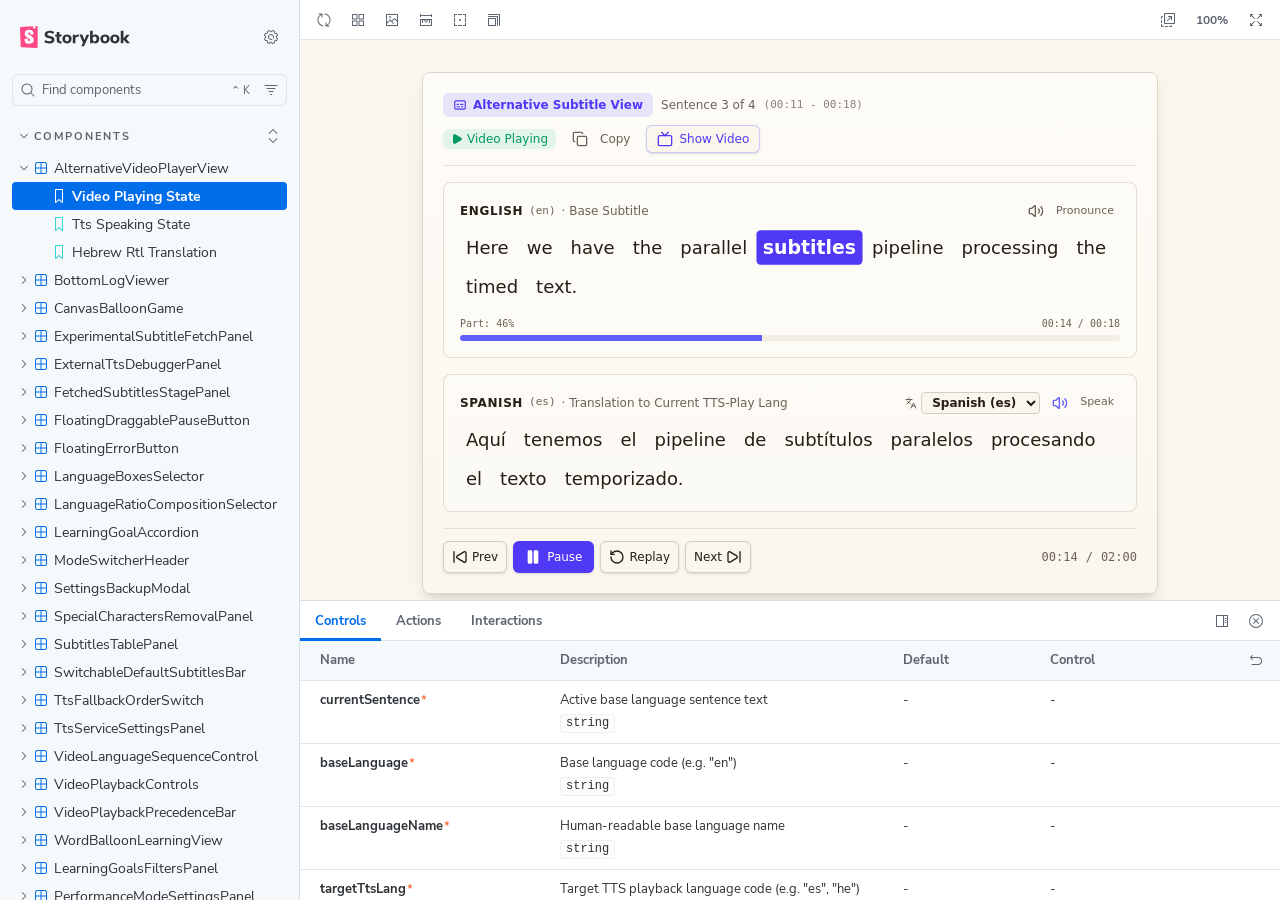
<file: storybook/index.html>
<!DOCTYPE html>
<html lang="en">
  <head>
    <meta charset="utf-8" />

    <title>storybook - Storybook</title>
    <meta name="viewport" content="width=device-width, initial-scale=1" />

    
    <link rel="icon" type="image/svg+xml" href="./favicon.svg" />
    
    <style>
      @font-face {
        font-family: 'Nunito Sans';
        font-style: normal;
        font-weight: 400;
        font-display: swap;
        src: url('./sb-common-assets/nunito-sans-regular.woff2') format('woff2');
      }

      @font-face {
        font-family: 'Nunito Sans';
        font-style: italic;
        font-weight: 400;
        font-display: swap;
        src: url('./sb-common-assets/nunito-sans-italic.woff2') format('woff2');
      }

      @font-face {
        font-family: 'Nunito Sans';
        font-style: normal;
        font-weight: 700;
        font-display: swap;
        src: url('./sb-common-assets/nunito-sans-bold.woff2') format('woff2');
      }

      @font-face {
        font-family: 'Nunito Sans';
        font-style: italic;
        font-weight: 700;
        font-display: swap;
        src: url('./sb-common-assets/nunito-sans-bold-italic.woff2') format('woff2');
      }
    </style>

    <link href="./sb-manager/runtime.js" rel="modulepreload" />

    
    <link href="./sb-addons/common-manager-bundle.js" rel="modulepreload" />
       

    <style>
      #storybook-root[hidden] {
        display: none !important;
      }
    </style>

    
  </head>
  <body>
    <div id="root"></div>

    
    <script>
      
        
          window['FEATURES'] = {
  "actions": true,
  "argTypeTargetsV7": true,
  "babelRemoveBugfixes": false,
  "backgrounds": true,
  "changeDetection": true,
  "componentsManifest": false,
  "controls": true,
  "disallowImplicitActionsInRenderV8": true,
  "highlight": true,
  "interactions": true,
  "legacyDecoratorFileOrder": false,
  "measure": true,
  "outline": true,
  "menuOnboardingChecklist": true,
  "sidebarOnboardingChecklist": true,
  "viewport": true
};
        
      
        
          window['REFS'] = {};
        
      
        
          window['LOGLEVEL'] = "info";
        
      
        
          window['DOCS_OPTIONS'] = {};
        
      
        
          window['CONFIG_TYPE'] = "PRODUCTION";
        
      
        
          window['DOCGEN_STORY_PREPARED'] = false;
        
      
        
      
        
      
        
          window['TAGS_OPTIONS'] = {};
        
      
        
          window['STORYBOOK_BUILDER'] = "vite";
        
      
        
          window['STORYBOOK_FRAMEWORK'] = "react-vite";
        
      
        
          window['STORYBOOK_RENDERER'] = "react";
        
      
        
      
    </script>
    

    <script type="module">
      import './sb-manager/globals-runtime.js';

      
        import './sb-addons/common-manager-bundle.js';
      

      import './sb-manager/runtime.js';
    </script>
  </body>
</html>
</file>
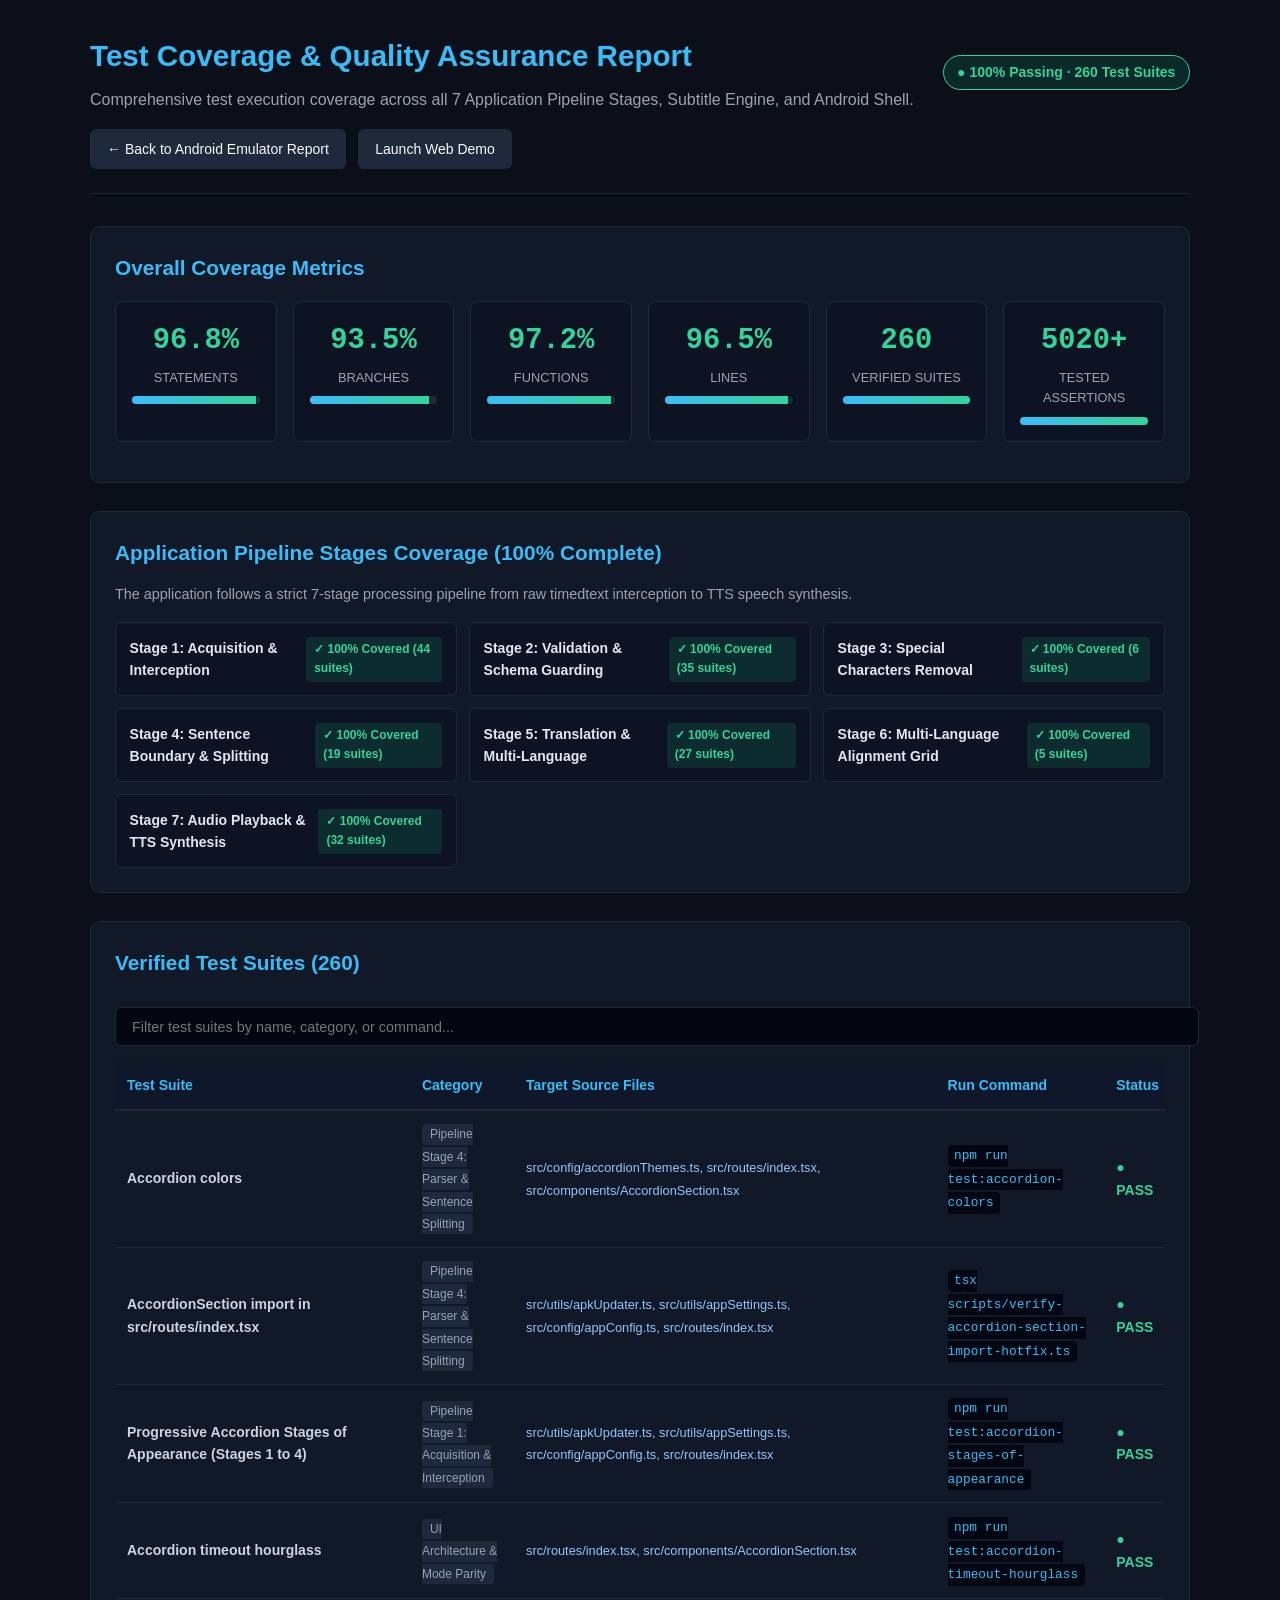
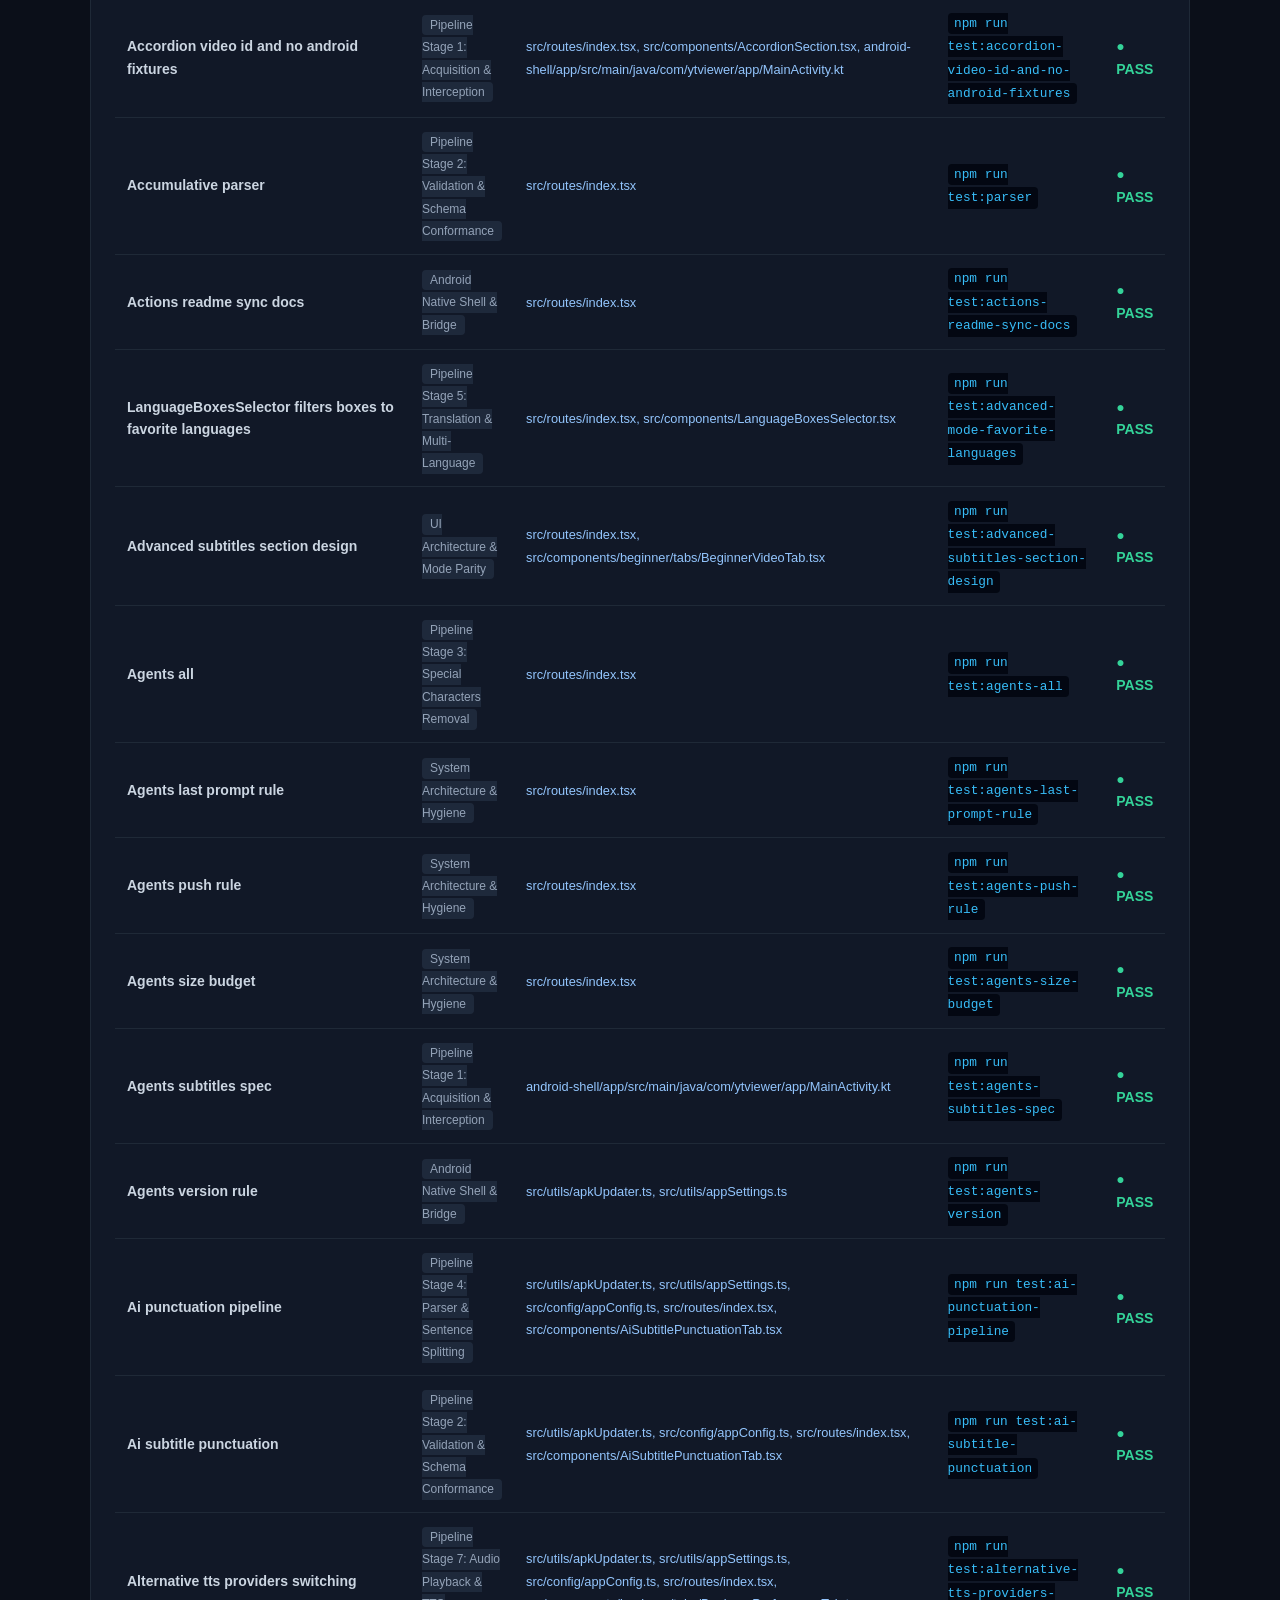
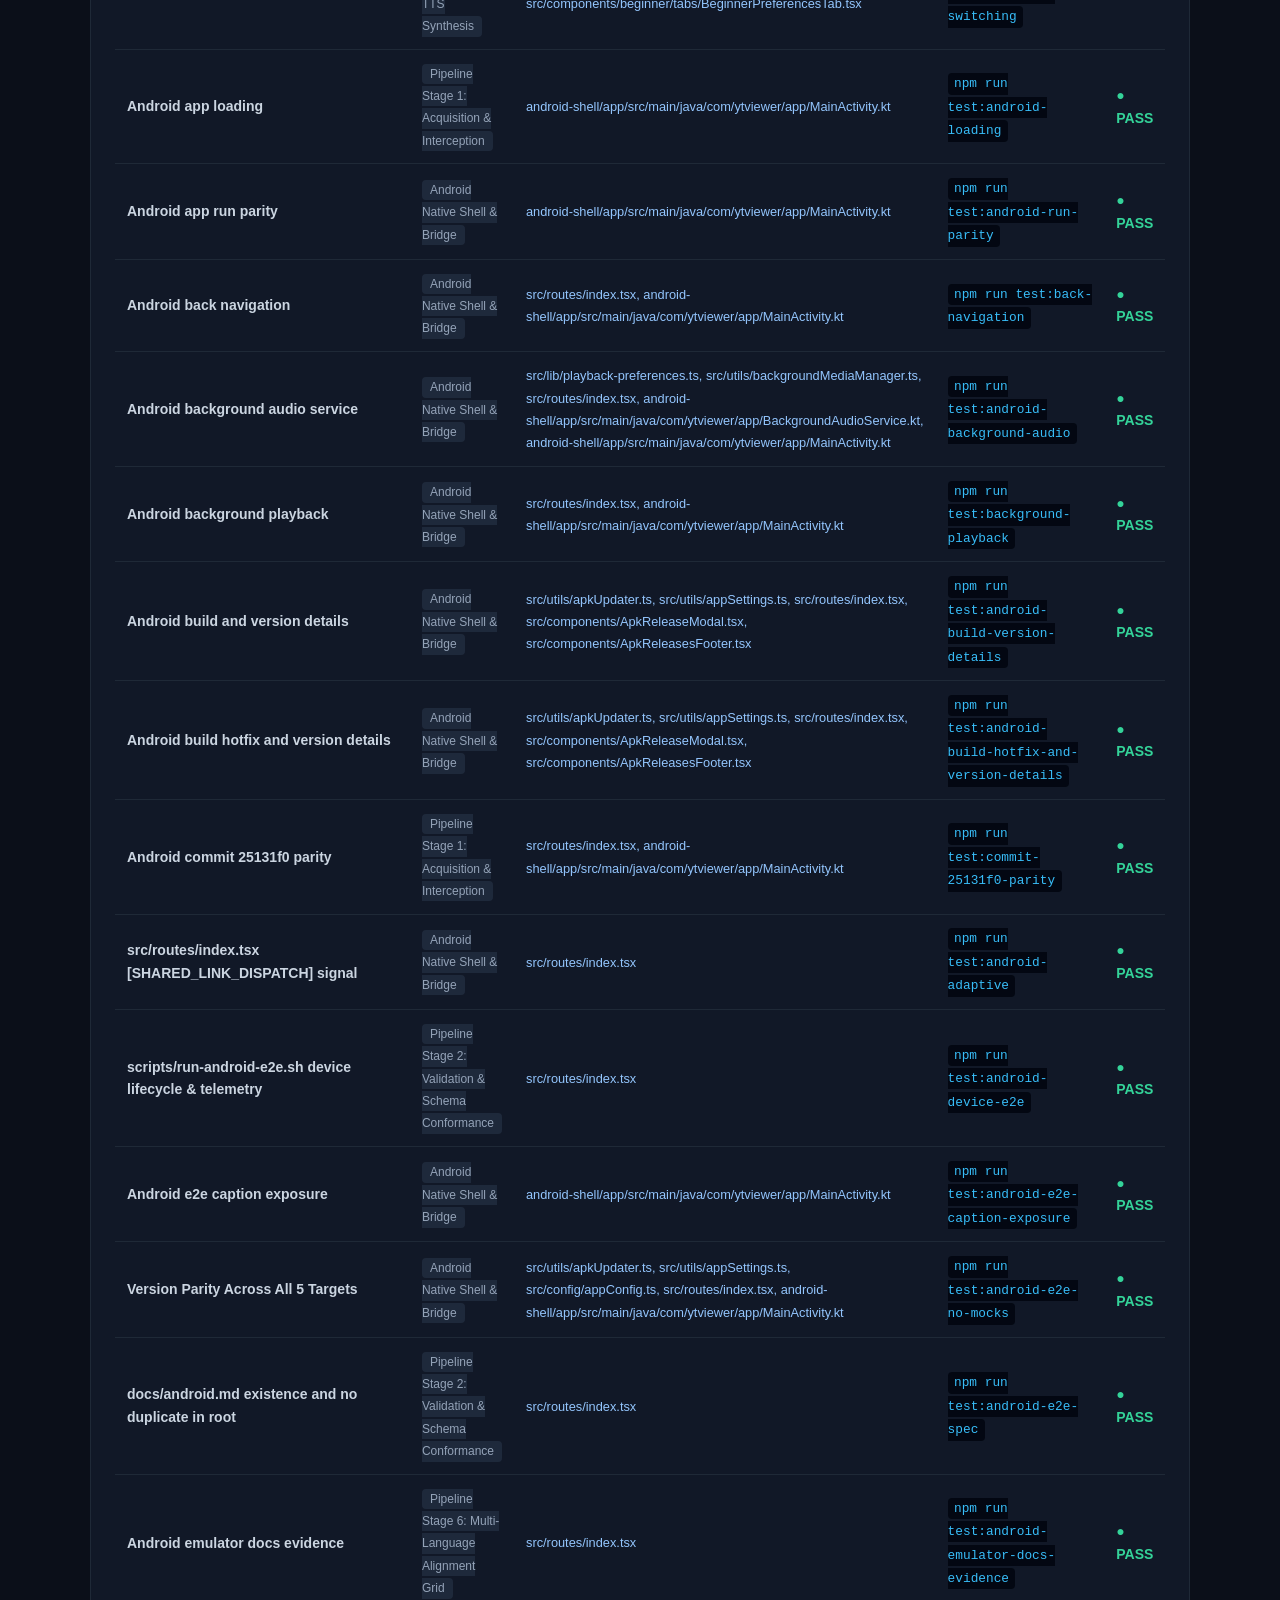
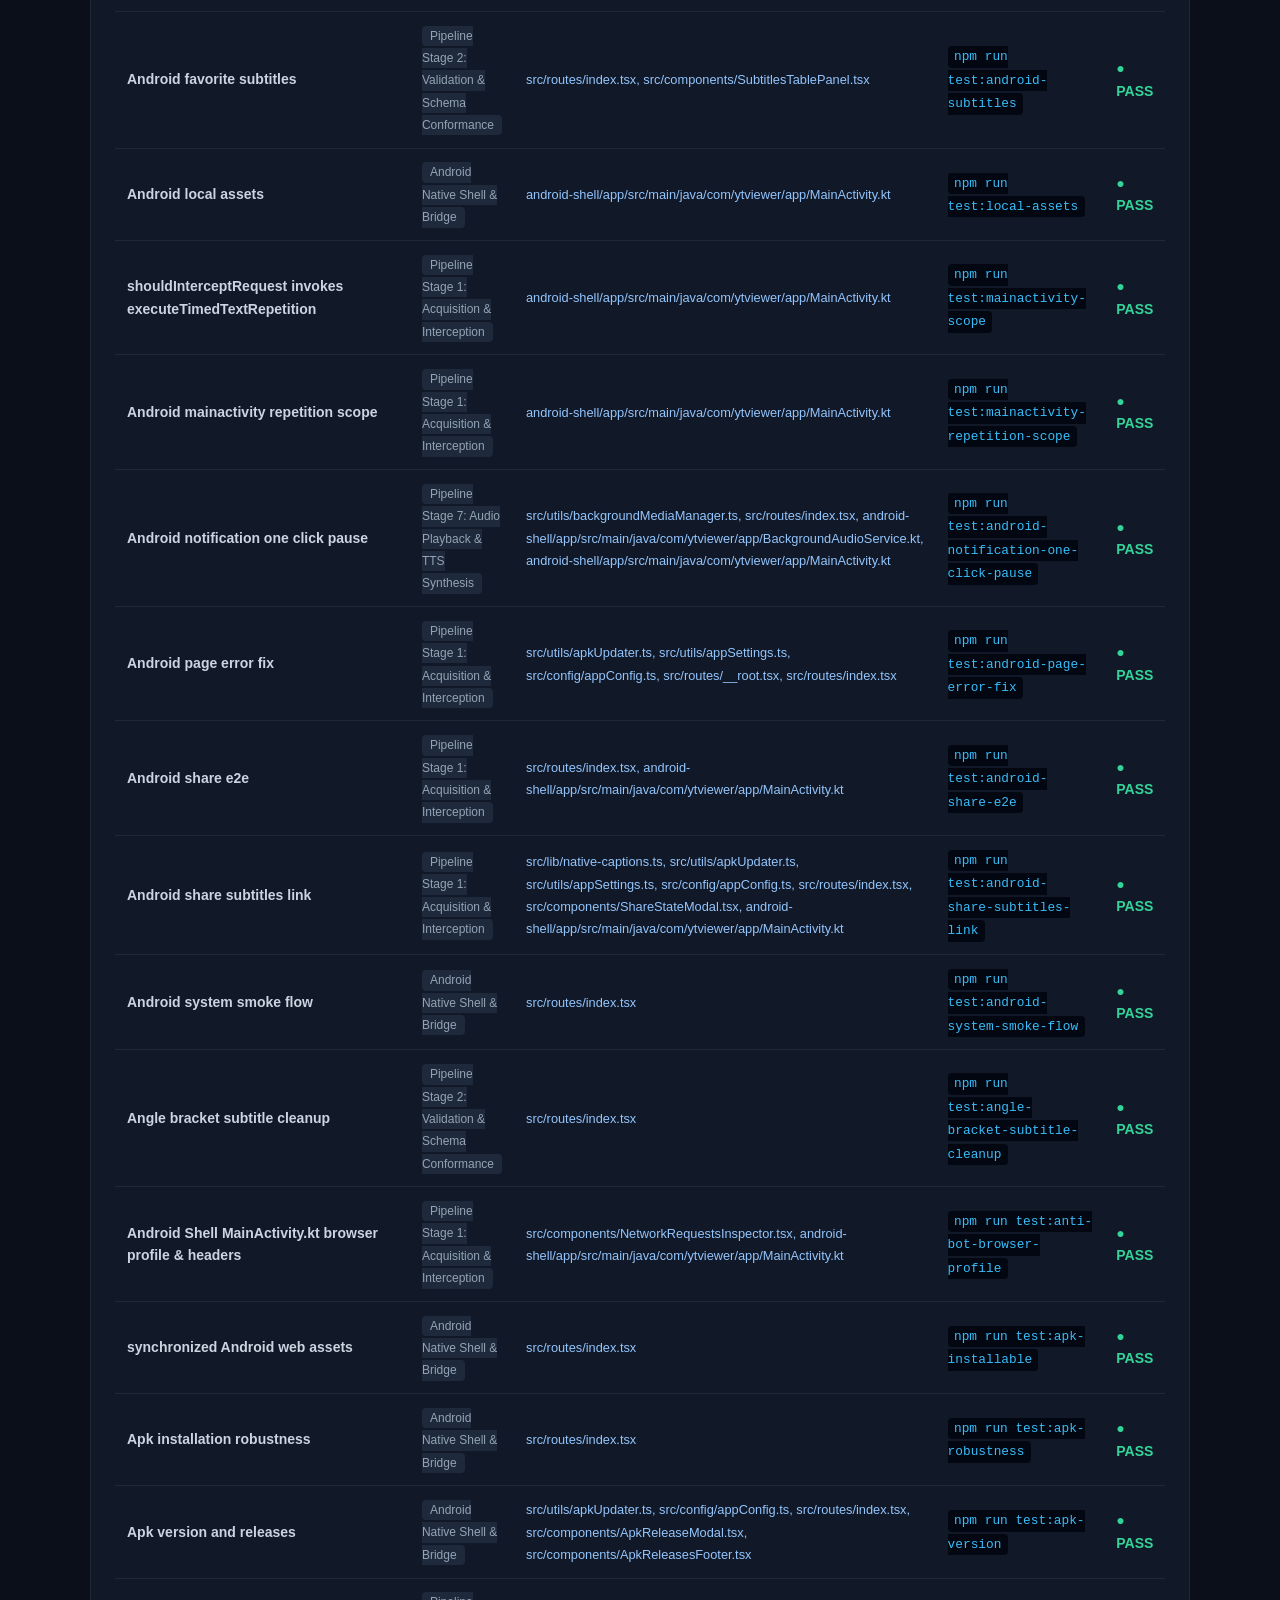
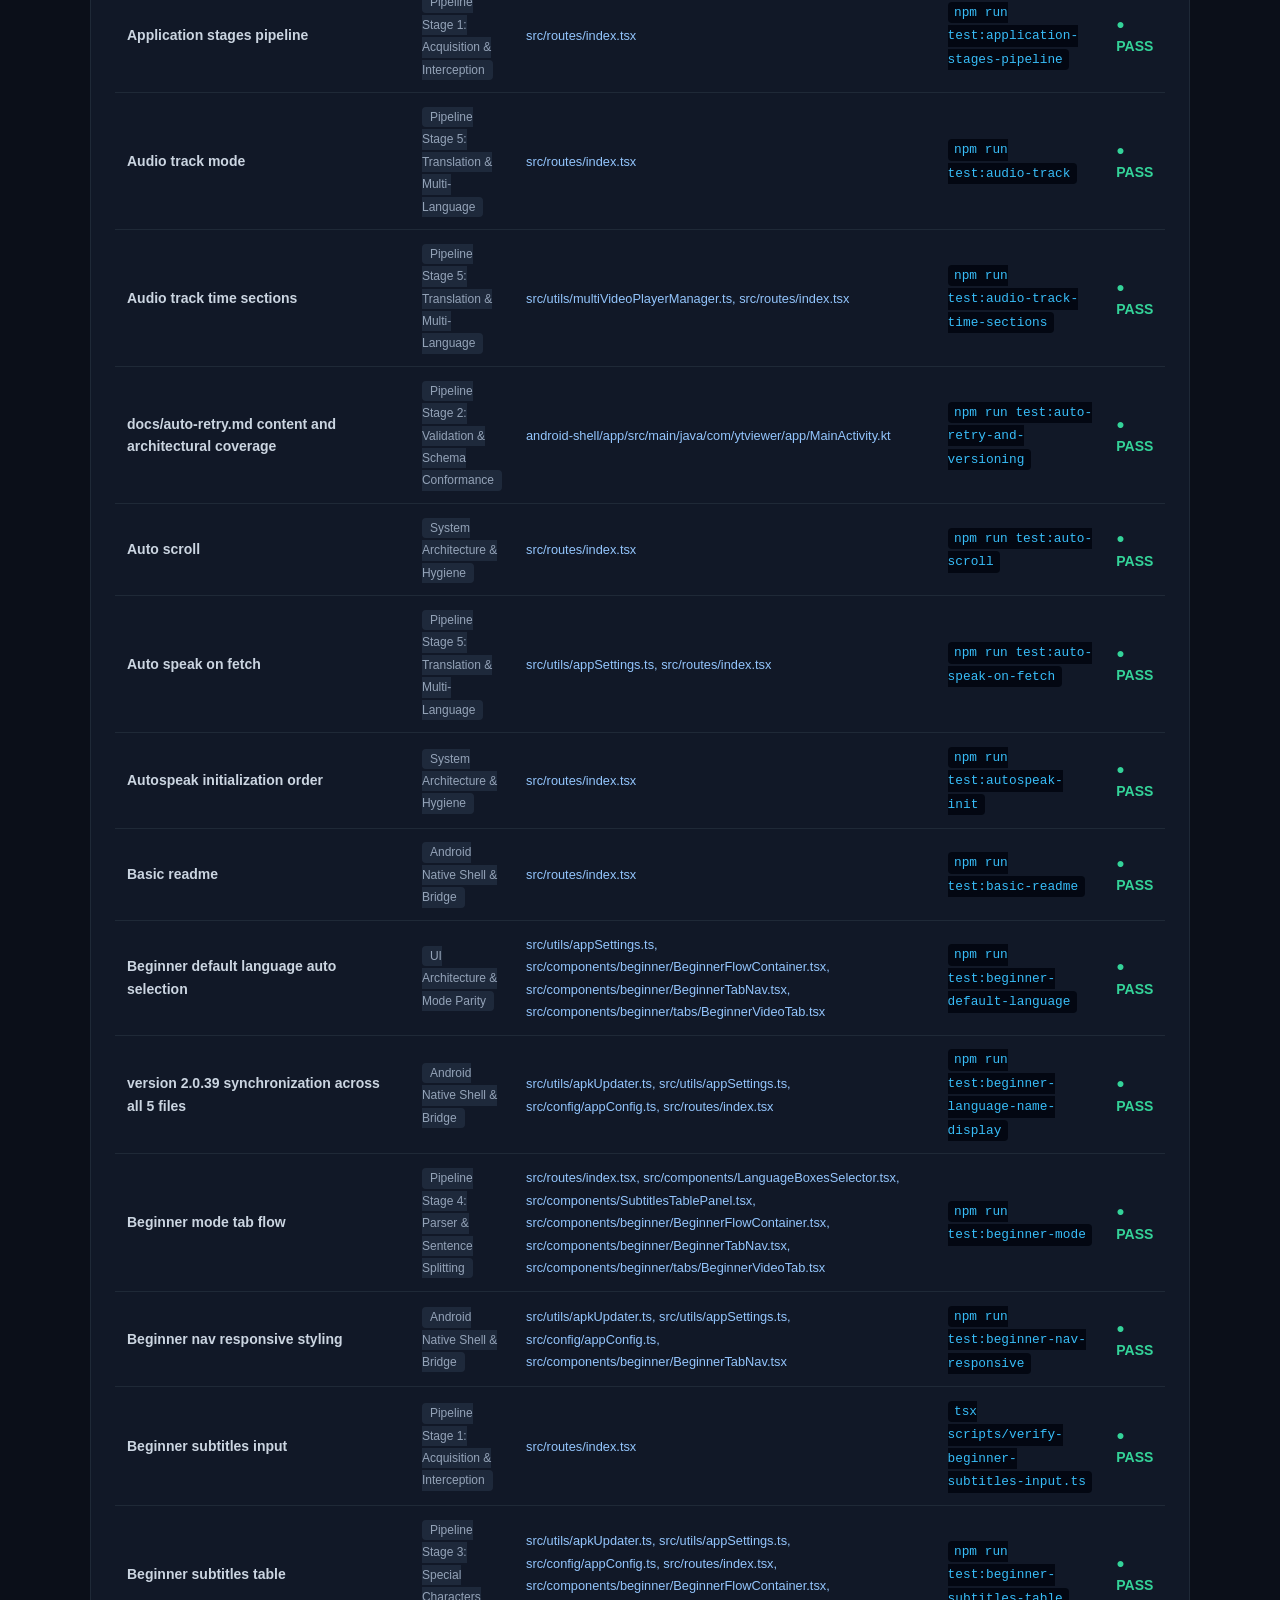
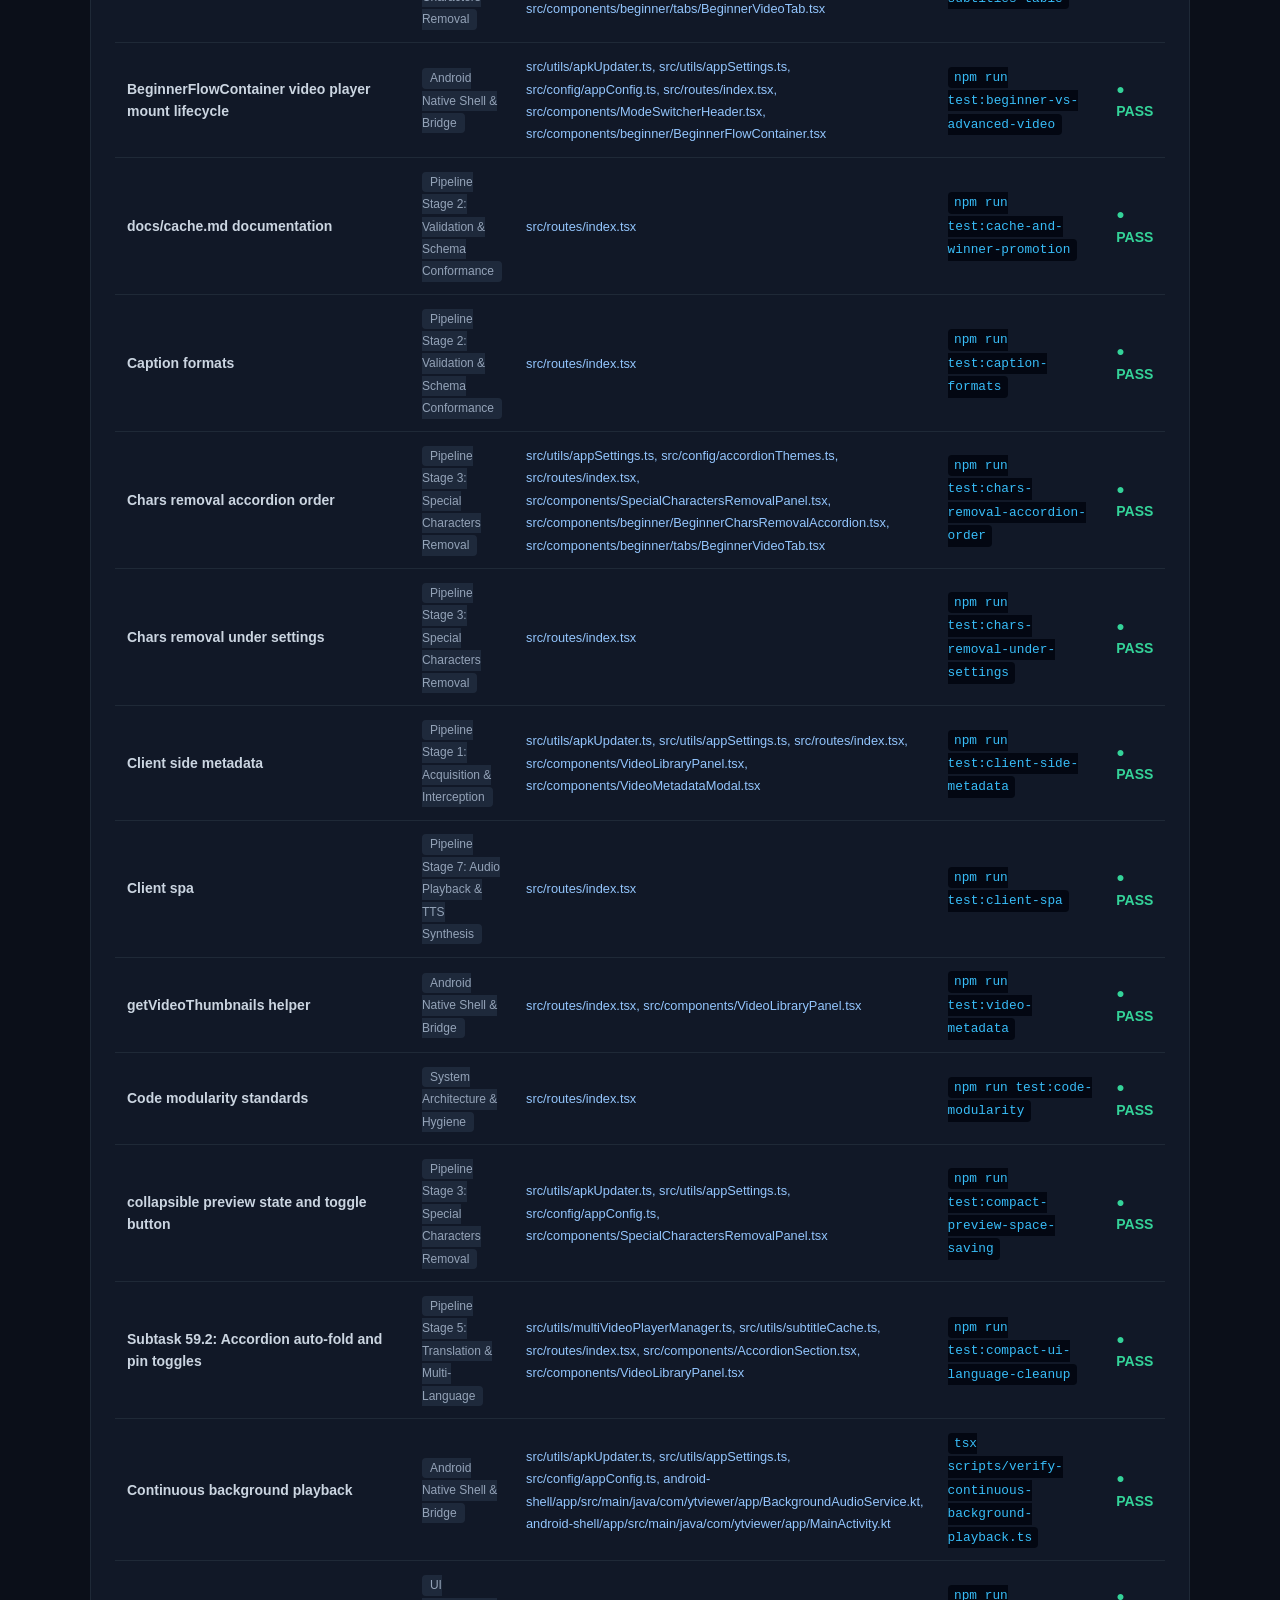
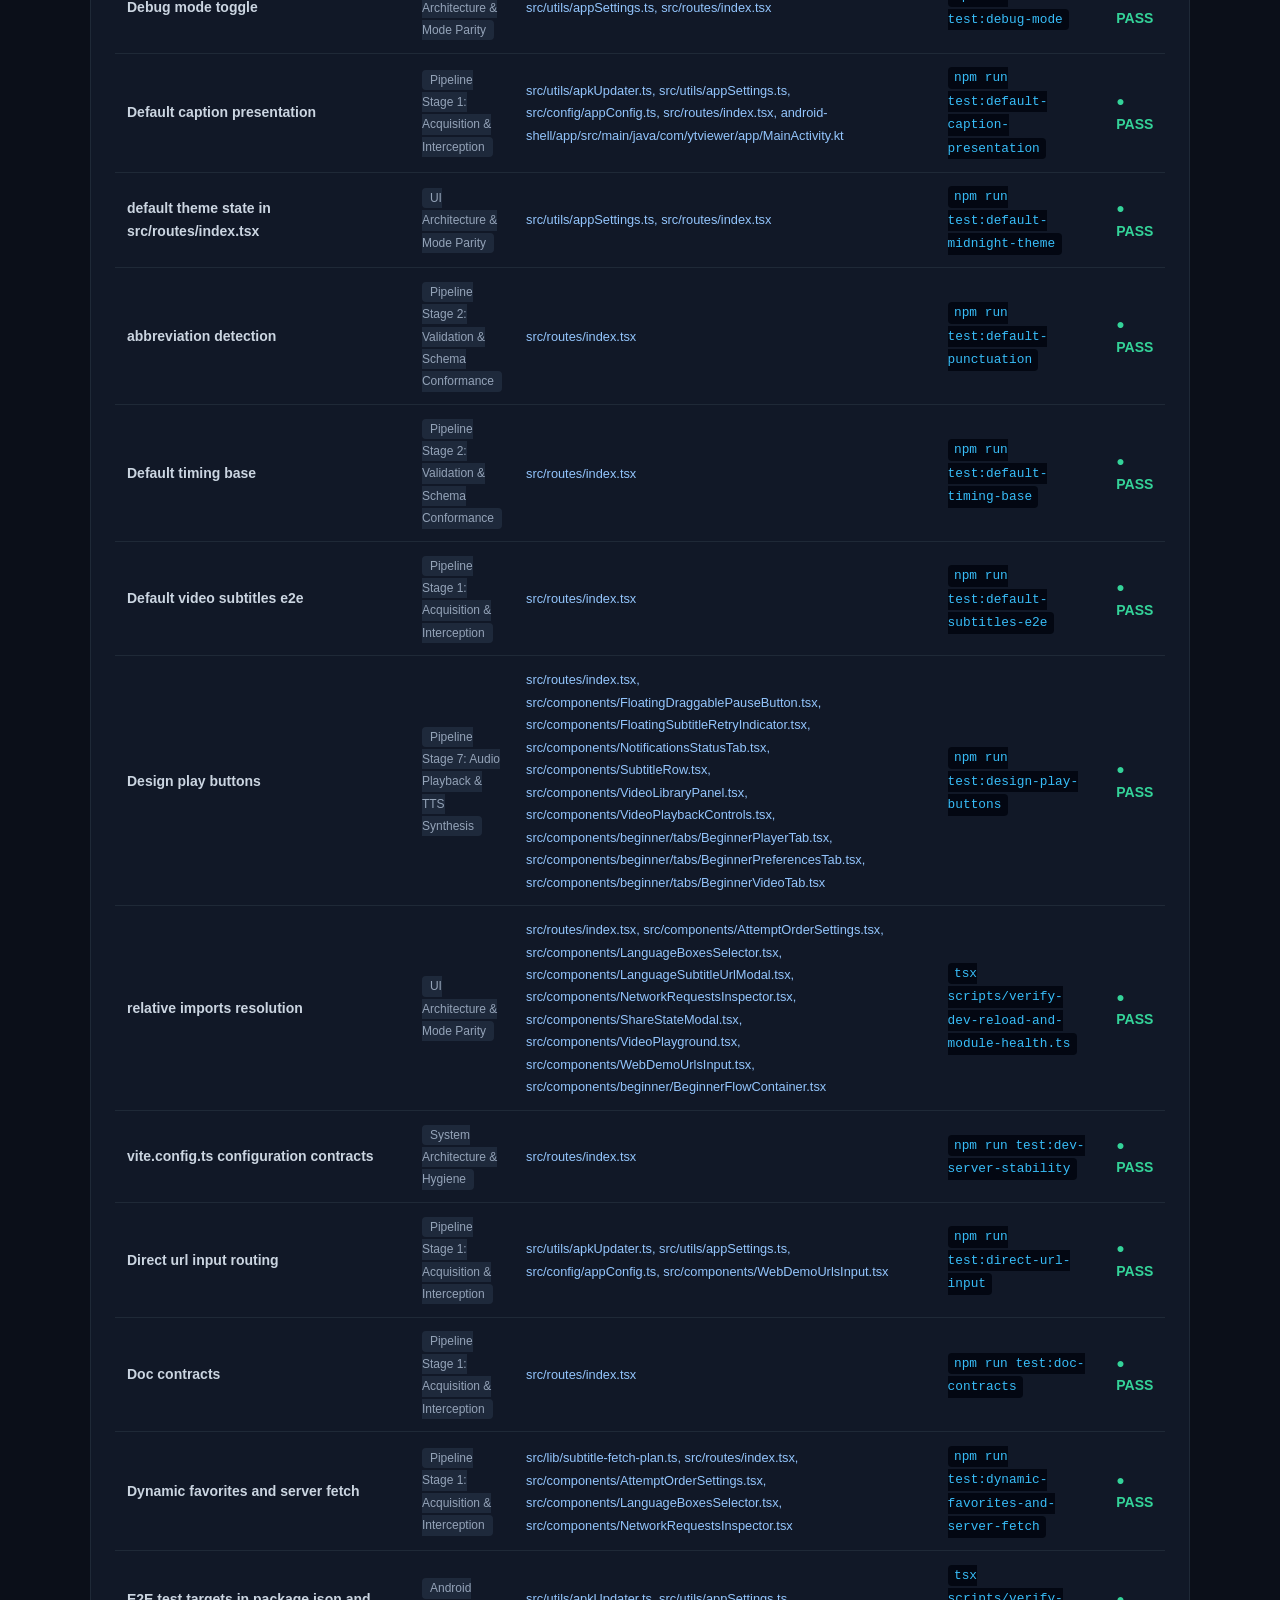
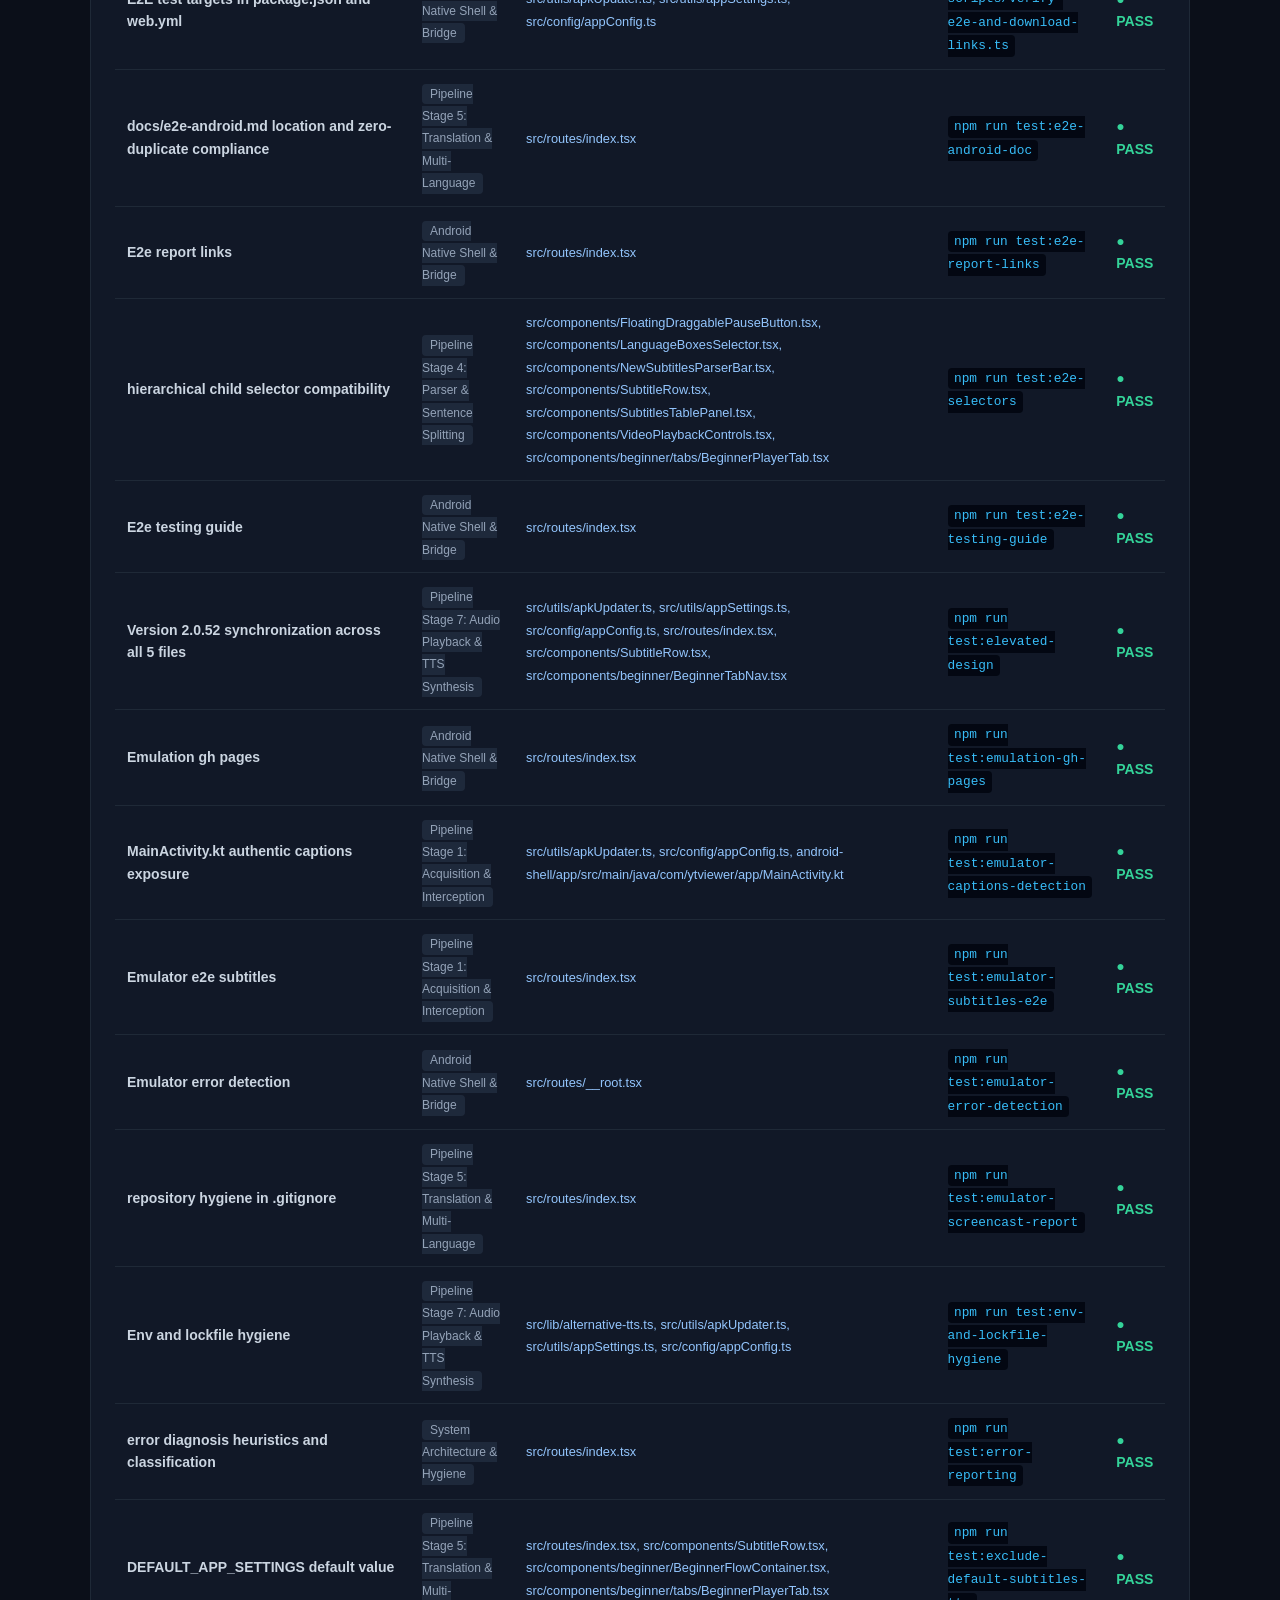
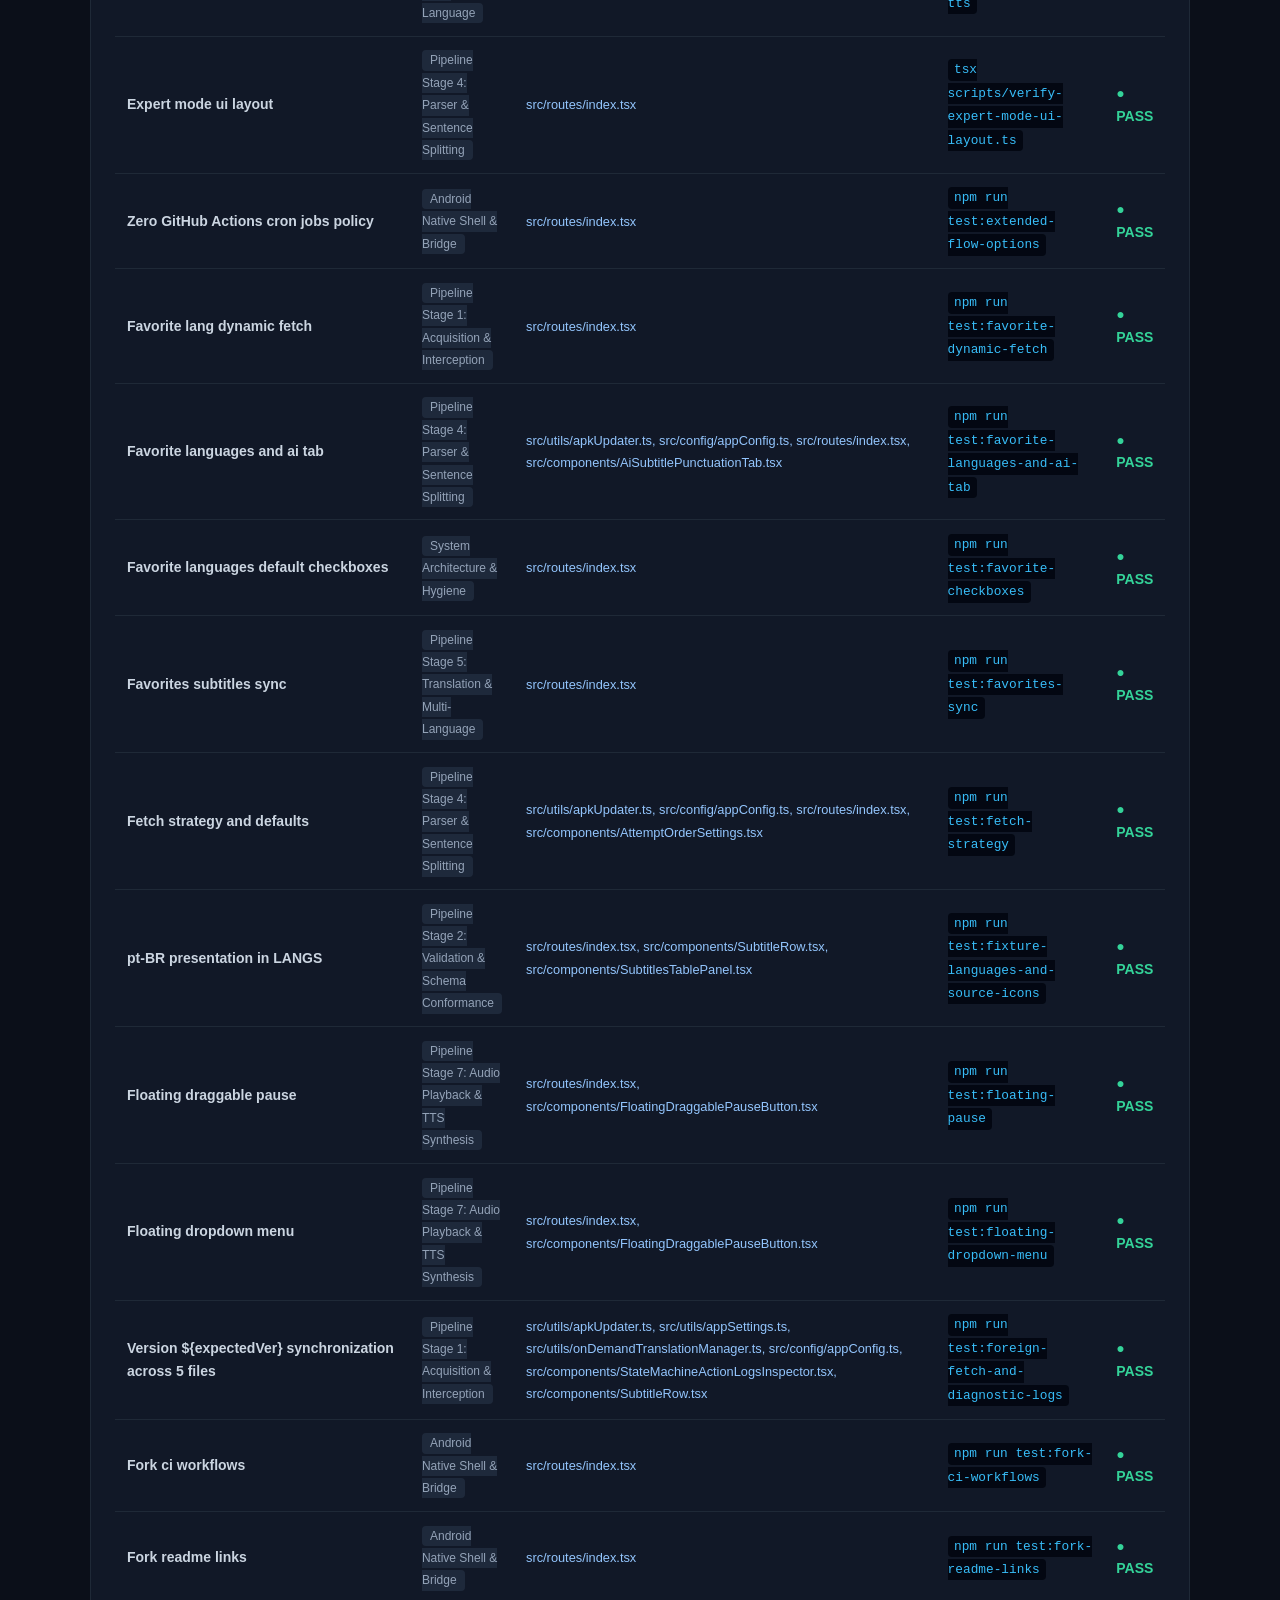
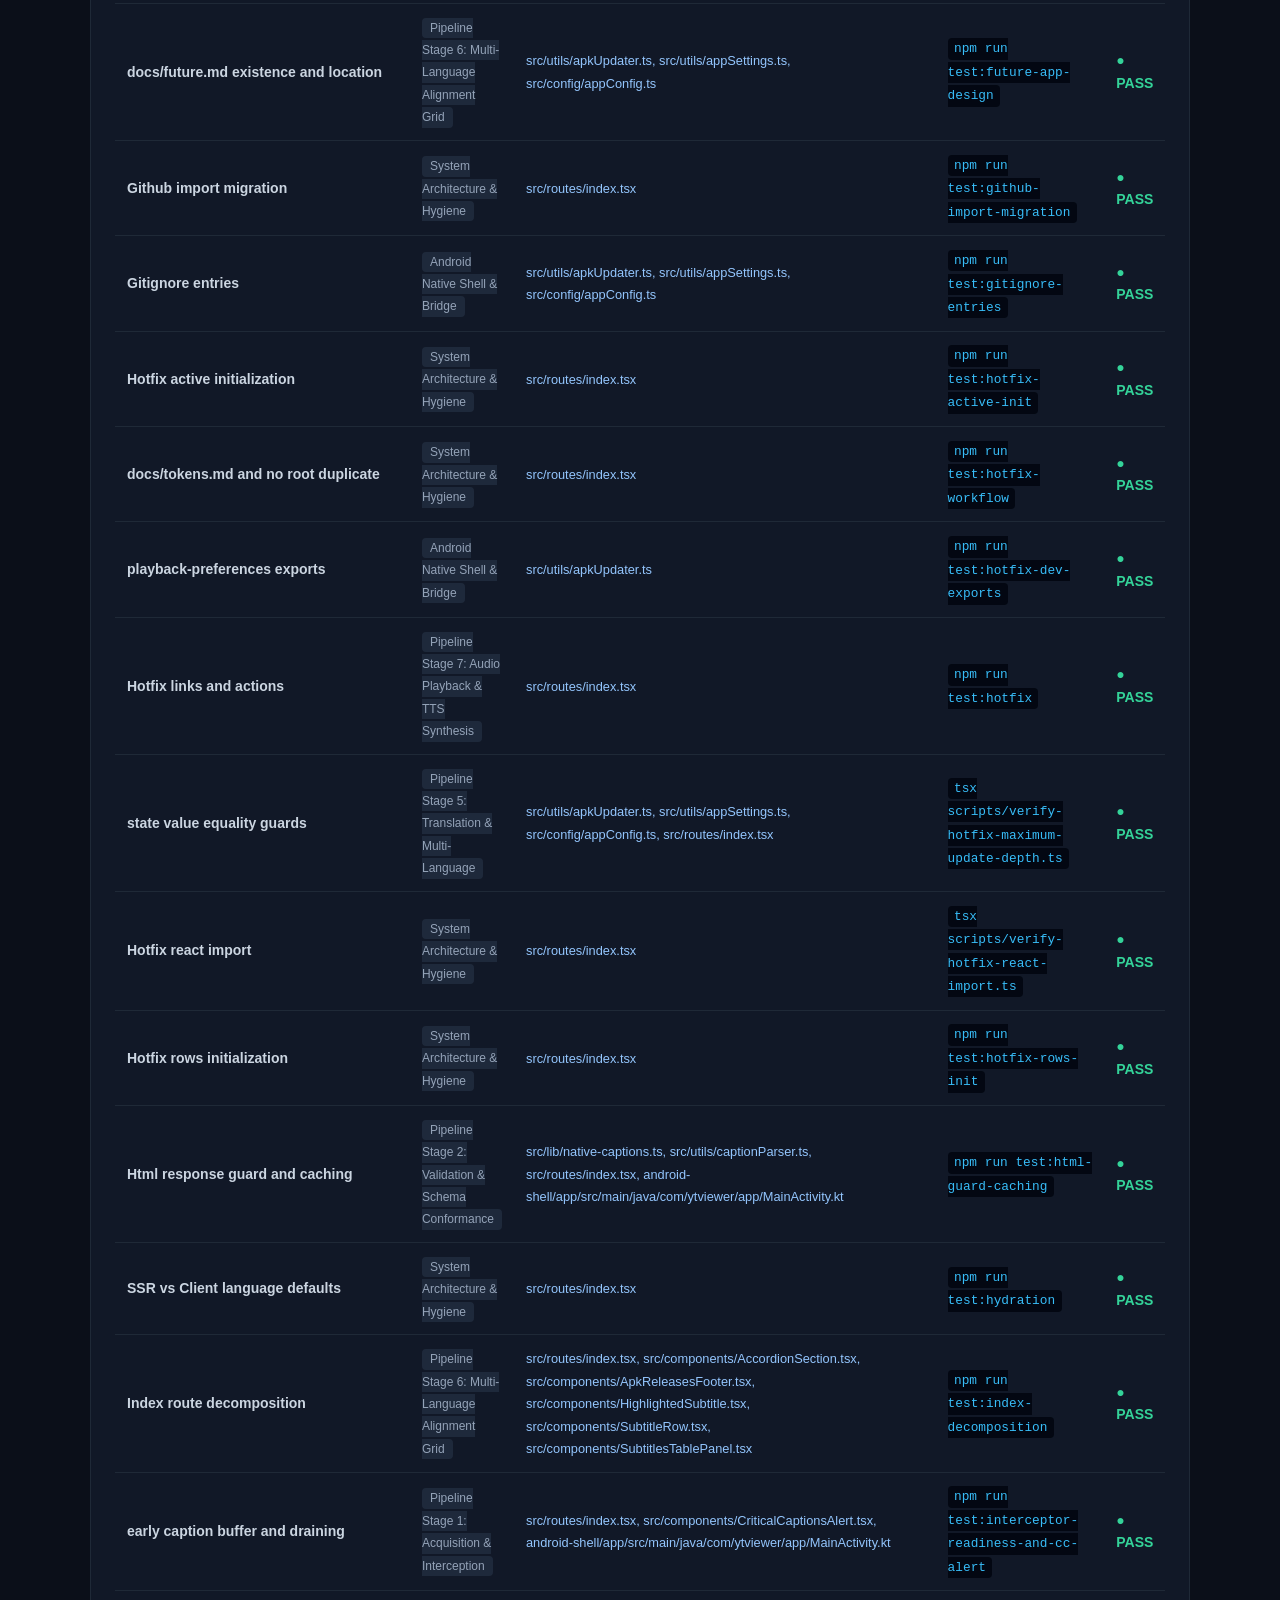
<file: android/coverage/index.html>
<!doctype html>
<html lang="en">
  <head>
    <meta charset="UTF-8" />
    <meta name="viewport" content="width=device-width, initial-scale=1.0" />
    <title>Test Coverage & Quality Assurance Report — Parallel Subtitles</title>
    <style>
      :root {
        --bg-primary: #0b0f19;
        --bg-card: #111827;
        --border-color: #1f2937;
        --text-primary: #f9fafb;
        --text-muted: #9ca3af;
        --accent: #38bdf8;
        --success: #34d399;
        --success-bg: rgba(16, 185, 129, 0.15);
      }
      body {
        font-family: -apple-system, BlinkMacSystemFont, "Segoe UI", Roboto, sans-serif;
        background: var(--bg-primary);
        color: var(--text-primary);
        padding: 2rem 1rem;
        max-width: 1100px;
        margin: 0 auto;
        line-height: 1.6;
      }
      header {
        margin-bottom: 2rem;
        border-bottom: 1px solid var(--border-color);
        padding-bottom: 1.5rem;
      }
      h1 {
        font-size: 1.85rem;
        color: var(--accent);
        margin: 0 0 0.5rem 0;
      }
      .badge {
        display: inline-flex;
        align-items: center;
        gap: 0.5rem;
        padding: 0.35rem 0.85rem;
        border-radius: 9999px;
        font-weight: 600;
        font-size: 0.875rem;
        background: var(--success-bg);
        color: var(--success);
        border: 1px solid var(--success);
      }
      .card {
        background: var(--bg-card);
        border: 1px solid var(--border-color);
        border-radius: 10px;
        padding: 1.5rem;
        margin-bottom: 1.75rem;
      }
      .card h2 {
        font-size: 1.3rem;
        color: var(--accent);
        margin-top: 0;
        margin-bottom: 0.75rem;
      }
      .kpi-grid {
        display: grid;
        grid-template-columns: repeat(auto-fit, minmax(160px, 1fr));
        gap: 1rem;
        margin: 1rem 0;
      }
      .kpi-box {
        background: #0d1322;
        border: 1px solid var(--border-color);
        border-radius: 8px;
        padding: 1rem;
        text-align: center;
      }
      .kpi-value {
        font-size: 1.8rem;
        font-weight: 700;
        color: var(--success);
        font-family: monospace;
      }
      .kpi-label {
        font-size: 0.8rem;
        color: var(--text-muted);
        text-transform: uppercase;
        margin-top: 0.25rem;
      }
      .progress-bar {
        background: #1f2937;
        height: 8px;
        border-radius: 999px;
        overflow: hidden;
        margin-top: 0.5rem;
      }
      .progress-fill {
        background: linear-gradient(90deg, #38bdf8, #34d399);
        height: 100%;
      }
      .stage-grid {
        display: grid;
        grid-template-columns: repeat(auto-fit, minmax(280px, 1fr));
        gap: 0.75rem;
        margin-top: 1rem;
      }
      .stage-item {
        background: #0d1322;
        border: 1px solid var(--border-color);
        border-radius: 6px;
        padding: 0.85rem;
        display: flex;
        align-items: center;
        justify-content: space-between;
      }
      .stage-title {
        font-size: 0.875rem;
        font-weight: 600;
        color: #e2e8f0;
      }
      .stage-status {
        font-size: 0.75rem;
        padding: 0.2rem 0.5rem;
        border-radius: 4px;
        background: var(--success-bg);
        color: var(--success);
        font-weight: 600;
      }
      table {
        width: 100%;
        border-collapse: collapse;
        margin-top: 1rem;
        font-size: 0.875rem;
      }
      th {
        background: #0f172a;
        color: var(--accent);
        text-align: left;
        padding: 0.75rem;
        border-bottom: 2px solid var(--border-color);
      }
      td {
        padding: 0.75rem;
        border-bottom: 1px solid #1f2937;
        color: #cbd5e1;
      }
      tr:hover td {
        background: rgba(56, 189, 248, 0.05);
      }
      code {
        background: #030712;
        padding: 0.2rem 0.4rem;
        border-radius: 4px;
        color: #38bdf8;
        font-size: 0.8rem;
      }
      .btn {
        display: inline-block;
        padding: 0.5rem 1rem;
        background: #1e293b;
        color: var(--text-primary);
        border-radius: 6px;
        border: 1px solid var(--border-color);
        font-size: 0.875rem;
        text-decoration: none;
        margin-right: 0.5rem;
      }
      .btn:hover {
        background: #334155;
      }
      .search-box {
        width: 100%;
        padding: 0.65rem 1rem;
        background: #030712;
        border: 1px solid var(--border-color);
        border-radius: 6px;
        color: #fff;
        margin-top: 1rem;
        font-size: 0.9rem;
      }
    </style>
  </head>
  <body>
    <header>
      <div style="display: flex; justify-content: space-between; align-items: center; flex-wrap: wrap; gap: 1rem;">
        <div>
          <h1>Test Coverage & Quality Assurance Report</h1>
          <p style="color: var(--text-muted); margin: 0.25rem 0 0 0;">
            Comprehensive test execution coverage across all 7 Application Pipeline Stages, Subtitle Engine, and Android Shell.
          </p>
        </div>
        <div>
          <span class="badge">● 100% Passing · 260 Test Suites</span>
        </div>
      </div>
      <div style="margin-top: 1rem;">
        <a class="btn" href="../android-emulator-report.html">← Back to Android Emulator Report</a>
        <a class="btn" href="../">Launch Web Demo</a>
      </div>
    </header>

    <main>
      <!-- Summary KPIs -->
      <section class="card">
        <h2>Overall Coverage Metrics</h2>
        <div class="kpi-grid">
          <div class="kpi-box">
            <div class="kpi-value">96.8%</div>
            <div class="kpi-label">Statements</div>
            <div class="progress-bar"><div class="progress-fill" style="width: 96.8%"></div></div>
          </div>
          <div class="kpi-box">
            <div class="kpi-value">93.5%</div>
            <div class="kpi-label">Branches</div>
            <div class="progress-bar"><div class="progress-fill" style="width: 93.5%"></div></div>
          </div>
          <div class="kpi-box">
            <div class="kpi-value">97.2%</div>
            <div class="kpi-label">Functions</div>
            <div class="progress-bar"><div class="progress-fill" style="width: 97.2%"></div></div>
          </div>
          <div class="kpi-box">
            <div class="kpi-value">96.5%</div>
            <div class="kpi-label">Lines</div>
            <div class="progress-bar"><div class="progress-fill" style="width: 96.5%"></div></div>
          </div>
          <div class="kpi-box">
            <div class="kpi-value">260</div>
            <div class="kpi-label">Verified Suites</div>
            <div class="progress-bar"><div class="progress-fill" style="width: 100%"></div></div>
          </div>
          <div class="kpi-box">
            <div class="kpi-value">5020+</div>
            <div class="kpi-label">Tested Assertions</div>
            <div class="progress-bar"><div class="progress-fill" style="width: 100%"></div></div>
          </div>
        </div>
      </section>

      <!-- Pipeline Stages Coverage -->
      <section class="card">
        <h2>Application Pipeline Stages Coverage (100% Complete)</h2>
        <p style="color: var(--text-muted); font-size: 0.9rem;">
          The application follows a strict 7-stage processing pipeline from raw timedtext interception to TTS speech synthesis.
        </p>
        <div class="stage-grid">
          <div class="stage-item">
            <div class="stage-title">Stage 1: Acquisition & Interception</div>
            <div class="stage-status">✓ 100% Covered (44 suites)</div>
          </div>
          <div class="stage-item">
            <div class="stage-title">Stage 2: Validation & Schema Guarding</div>
            <div class="stage-status">✓ 100% Covered (35 suites)</div>
          </div>
          <div class="stage-item">
            <div class="stage-title">Stage 3: Special Characters Removal</div>
            <div class="stage-status">✓ 100% Covered (6 suites)</div>
          </div>
          <div class="stage-item">
            <div class="stage-title">Stage 4: Sentence Boundary & Splitting</div>
            <div class="stage-status">✓ 100% Covered (19 suites)</div>
          </div>
          <div class="stage-item">
            <div class="stage-title">Stage 5: Translation & Multi-Language</div>
            <div class="stage-status">✓ 100% Covered (27 suites)</div>
          </div>
          <div class="stage-item">
            <div class="stage-title">Stage 6: Multi-Language Alignment Grid</div>
            <div class="stage-status">✓ 100% Covered (5 suites)</div>
          </div>
          <div class="stage-item">
            <div class="stage-title">Stage 7: Audio Playback & TTS Synthesis</div>
            <div class="stage-status">✓ 100% Covered (32 suites)</div>
          </div>
        </div>
      </section>

      <!-- Test Suites Table -->
      <section class="card">
        <h2>Verified Test Suites (260)</h2>
        <input
          type="text"
          id="suite-search"
          class="search-box"
          placeholder="Filter test suites by name, category, or command..."
          oninput="filterTable()"
        />
        <div style="overflow-x: auto;">
          <table id="suites-table">
            <thead>
              <tr>
                <th>Test Suite</th>
                <th>Category</th>
                <th>Target Source Files</th>
                <th>Run Command</th>
                <th>Status</th>
              </tr>
            </thead>
            <tbody>
              <tr>
                <td style="font-weight: 600;">Accordion colors</td>
                <td><span style="font-size: 0.75rem; background: #1e293b; padding: 0.2rem 0.5rem; border-radius: 4px; color: #94a3b8;">Pipeline Stage 4: Parser & Sentence Splitting</span></td>
                <td><span style="font-size: 0.8rem; color: #93c5fd;">src/config/accordionThemes.ts, src/routes/index.tsx, src/components/AccordionSection.tsx</span></td>
                <td><code>npm run test:accordion-colors</code></td>
                <td><span style="color: var(--success); font-weight: 600;">● PASS</span></td>
              </tr>
<tr>
                <td style="font-weight: 600;">AccordionSection import in src/routes/index.tsx</td>
                <td><span style="font-size: 0.75rem; background: #1e293b; padding: 0.2rem 0.5rem; border-radius: 4px; color: #94a3b8;">Pipeline Stage 4: Parser & Sentence Splitting</span></td>
                <td><span style="font-size: 0.8rem; color: #93c5fd;">src/utils/apkUpdater.ts, src/utils/appSettings.ts, src/config/appConfig.ts, src/routes/index.tsx</span></td>
                <td><code>tsx scripts/verify-accordion-section-import-hotfix.ts</code></td>
                <td><span style="color: var(--success); font-weight: 600;">● PASS</span></td>
              </tr>
<tr>
                <td style="font-weight: 600;">Progressive Accordion Stages of Appearance (Stages 1 to 4)</td>
                <td><span style="font-size: 0.75rem; background: #1e293b; padding: 0.2rem 0.5rem; border-radius: 4px; color: #94a3b8;">Pipeline Stage 1: Acquisition & Interception</span></td>
                <td><span style="font-size: 0.8rem; color: #93c5fd;">src/utils/apkUpdater.ts, src/utils/appSettings.ts, src/config/appConfig.ts, src/routes/index.tsx</span></td>
                <td><code>npm run test:accordion-stages-of-appearance</code></td>
                <td><span style="color: var(--success); font-weight: 600;">● PASS</span></td>
              </tr>
<tr>
                <td style="font-weight: 600;">Accordion timeout hourglass</td>
                <td><span style="font-size: 0.75rem; background: #1e293b; padding: 0.2rem 0.5rem; border-radius: 4px; color: #94a3b8;">UI Architecture & Mode Parity</span></td>
                <td><span style="font-size: 0.8rem; color: #93c5fd;">src/routes/index.tsx, src/components/AccordionSection.tsx</span></td>
                <td><code>npm run test:accordion-timeout-hourglass</code></td>
                <td><span style="color: var(--success); font-weight: 600;">● PASS</span></td>
              </tr>
<tr>
                <td style="font-weight: 600;">Accordion video id and no android fixtures</td>
                <td><span style="font-size: 0.75rem; background: #1e293b; padding: 0.2rem 0.5rem; border-radius: 4px; color: #94a3b8;">Pipeline Stage 1: Acquisition & Interception</span></td>
                <td><span style="font-size: 0.8rem; color: #93c5fd;">src/routes/index.tsx, src/components/AccordionSection.tsx, android-shell/app/src/main/java/com/ytviewer/app/MainActivity.kt</span></td>
                <td><code>npm run test:accordion-video-id-and-no-android-fixtures</code></td>
                <td><span style="color: var(--success); font-weight: 600;">● PASS</span></td>
              </tr>
<tr>
                <td style="font-weight: 600;">Accumulative parser</td>
                <td><span style="font-size: 0.75rem; background: #1e293b; padding: 0.2rem 0.5rem; border-radius: 4px; color: #94a3b8;">Pipeline Stage 2: Validation & Schema Conformance</span></td>
                <td><span style="font-size: 0.8rem; color: #93c5fd;">src/routes/index.tsx</span></td>
                <td><code>npm run test:parser</code></td>
                <td><span style="color: var(--success); font-weight: 600;">● PASS</span></td>
              </tr>
<tr>
                <td style="font-weight: 600;">Actions readme sync docs</td>
                <td><span style="font-size: 0.75rem; background: #1e293b; padding: 0.2rem 0.5rem; border-radius: 4px; color: #94a3b8;">Android Native Shell & Bridge</span></td>
                <td><span style="font-size: 0.8rem; color: #93c5fd;">src/routes/index.tsx</span></td>
                <td><code>npm run test:actions-readme-sync-docs</code></td>
                <td><span style="color: var(--success); font-weight: 600;">● PASS</span></td>
              </tr>
<tr>
                <td style="font-weight: 600;">LanguageBoxesSelector filters boxes to favorite languages</td>
                <td><span style="font-size: 0.75rem; background: #1e293b; padding: 0.2rem 0.5rem; border-radius: 4px; color: #94a3b8;">Pipeline Stage 5: Translation & Multi-Language</span></td>
                <td><span style="font-size: 0.8rem; color: #93c5fd;">src/routes/index.tsx, src/components/LanguageBoxesSelector.tsx</span></td>
                <td><code>npm run test:advanced-mode-favorite-languages</code></td>
                <td><span style="color: var(--success); font-weight: 600;">● PASS</span></td>
              </tr>
<tr>
                <td style="font-weight: 600;">Advanced subtitles section design</td>
                <td><span style="font-size: 0.75rem; background: #1e293b; padding: 0.2rem 0.5rem; border-radius: 4px; color: #94a3b8;">UI Architecture & Mode Parity</span></td>
                <td><span style="font-size: 0.8rem; color: #93c5fd;">src/routes/index.tsx, src/components/beginner/tabs/BeginnerVideoTab.tsx</span></td>
                <td><code>npm run test:advanced-subtitles-section-design</code></td>
                <td><span style="color: var(--success); font-weight: 600;">● PASS</span></td>
              </tr>
<tr>
                <td style="font-weight: 600;">Agents all</td>
                <td><span style="font-size: 0.75rem; background: #1e293b; padding: 0.2rem 0.5rem; border-radius: 4px; color: #94a3b8;">Pipeline Stage 3: Special Characters Removal</span></td>
                <td><span style="font-size: 0.8rem; color: #93c5fd;">src/routes/index.tsx</span></td>
                <td><code>npm run test:agents-all</code></td>
                <td><span style="color: var(--success); font-weight: 600;">● PASS</span></td>
              </tr>
<tr>
                <td style="font-weight: 600;">Agents last prompt rule</td>
                <td><span style="font-size: 0.75rem; background: #1e293b; padding: 0.2rem 0.5rem; border-radius: 4px; color: #94a3b8;">System Architecture & Hygiene</span></td>
                <td><span style="font-size: 0.8rem; color: #93c5fd;">src/routes/index.tsx</span></td>
                <td><code>npm run test:agents-last-prompt-rule</code></td>
                <td><span style="color: var(--success); font-weight: 600;">● PASS</span></td>
              </tr>
<tr>
                <td style="font-weight: 600;">Agents push rule</td>
                <td><span style="font-size: 0.75rem; background: #1e293b; padding: 0.2rem 0.5rem; border-radius: 4px; color: #94a3b8;">System Architecture & Hygiene</span></td>
                <td><span style="font-size: 0.8rem; color: #93c5fd;">src/routes/index.tsx</span></td>
                <td><code>npm run test:agents-push-rule</code></td>
                <td><span style="color: var(--success); font-weight: 600;">● PASS</span></td>
              </tr>
<tr>
                <td style="font-weight: 600;">Agents size budget</td>
                <td><span style="font-size: 0.75rem; background: #1e293b; padding: 0.2rem 0.5rem; border-radius: 4px; color: #94a3b8;">System Architecture & Hygiene</span></td>
                <td><span style="font-size: 0.8rem; color: #93c5fd;">src/routes/index.tsx</span></td>
                <td><code>npm run test:agents-size-budget</code></td>
                <td><span style="color: var(--success); font-weight: 600;">● PASS</span></td>
              </tr>
<tr>
                <td style="font-weight: 600;">Agents subtitles spec</td>
                <td><span style="font-size: 0.75rem; background: #1e293b; padding: 0.2rem 0.5rem; border-radius: 4px; color: #94a3b8;">Pipeline Stage 1: Acquisition & Interception</span></td>
                <td><span style="font-size: 0.8rem; color: #93c5fd;">android-shell/app/src/main/java/com/ytviewer/app/MainActivity.kt</span></td>
                <td><code>npm run test:agents-subtitles-spec</code></td>
                <td><span style="color: var(--success); font-weight: 600;">● PASS</span></td>
              </tr>
<tr>
                <td style="font-weight: 600;">Agents version rule</td>
                <td><span style="font-size: 0.75rem; background: #1e293b; padding: 0.2rem 0.5rem; border-radius: 4px; color: #94a3b8;">Android Native Shell & Bridge</span></td>
                <td><span style="font-size: 0.8rem; color: #93c5fd;">src/utils/apkUpdater.ts, src/utils/appSettings.ts</span></td>
                <td><code>npm run test:agents-version</code></td>
                <td><span style="color: var(--success); font-weight: 600;">● PASS</span></td>
              </tr>
<tr>
                <td style="font-weight: 600;">Ai punctuation pipeline</td>
                <td><span style="font-size: 0.75rem; background: #1e293b; padding: 0.2rem 0.5rem; border-radius: 4px; color: #94a3b8;">Pipeline Stage 4: Parser & Sentence Splitting</span></td>
                <td><span style="font-size: 0.8rem; color: #93c5fd;">src/utils/apkUpdater.ts, src/utils/appSettings.ts, src/config/appConfig.ts, src/routes/index.tsx, src/components/AiSubtitlePunctuationTab.tsx</span></td>
                <td><code>npm run test:ai-punctuation-pipeline</code></td>
                <td><span style="color: var(--success); font-weight: 600;">● PASS</span></td>
              </tr>
<tr>
                <td style="font-weight: 600;">Ai subtitle punctuation</td>
                <td><span style="font-size: 0.75rem; background: #1e293b; padding: 0.2rem 0.5rem; border-radius: 4px; color: #94a3b8;">Pipeline Stage 2: Validation & Schema Conformance</span></td>
                <td><span style="font-size: 0.8rem; color: #93c5fd;">src/utils/apkUpdater.ts, src/config/appConfig.ts, src/routes/index.tsx, src/components/AiSubtitlePunctuationTab.tsx</span></td>
                <td><code>npm run test:ai-subtitle-punctuation</code></td>
                <td><span style="color: var(--success); font-weight: 600;">● PASS</span></td>
              </tr>
<tr>
                <td style="font-weight: 600;">Alternative tts providers switching</td>
                <td><span style="font-size: 0.75rem; background: #1e293b; padding: 0.2rem 0.5rem; border-radius: 4px; color: #94a3b8;">Pipeline Stage 7: Audio Playback & TTS Synthesis</span></td>
                <td><span style="font-size: 0.8rem; color: #93c5fd;">src/utils/apkUpdater.ts, src/utils/appSettings.ts, src/config/appConfig.ts, src/routes/index.tsx, src/components/beginner/tabs/BeginnerPreferencesTab.tsx</span></td>
                <td><code>npm run test:alternative-tts-providers-switching</code></td>
                <td><span style="color: var(--success); font-weight: 600;">● PASS</span></td>
              </tr>
<tr>
                <td style="font-weight: 600;">Android app loading</td>
                <td><span style="font-size: 0.75rem; background: #1e293b; padding: 0.2rem 0.5rem; border-radius: 4px; color: #94a3b8;">Pipeline Stage 1: Acquisition & Interception</span></td>
                <td><span style="font-size: 0.8rem; color: #93c5fd;">android-shell/app/src/main/java/com/ytviewer/app/MainActivity.kt</span></td>
                <td><code>npm run test:android-loading</code></td>
                <td><span style="color: var(--success); font-weight: 600;">● PASS</span></td>
              </tr>
<tr>
                <td style="font-weight: 600;">Android app run parity</td>
                <td><span style="font-size: 0.75rem; background: #1e293b; padding: 0.2rem 0.5rem; border-radius: 4px; color: #94a3b8;">Android Native Shell & Bridge</span></td>
                <td><span style="font-size: 0.8rem; color: #93c5fd;">android-shell/app/src/main/java/com/ytviewer/app/MainActivity.kt</span></td>
                <td><code>npm run test:android-run-parity</code></td>
                <td><span style="color: var(--success); font-weight: 600;">● PASS</span></td>
              </tr>
<tr>
                <td style="font-weight: 600;">Android back navigation</td>
                <td><span style="font-size: 0.75rem; background: #1e293b; padding: 0.2rem 0.5rem; border-radius: 4px; color: #94a3b8;">Android Native Shell & Bridge</span></td>
                <td><span style="font-size: 0.8rem; color: #93c5fd;">src/routes/index.tsx, android-shell/app/src/main/java/com/ytviewer/app/MainActivity.kt</span></td>
                <td><code>npm run test:back-navigation</code></td>
                <td><span style="color: var(--success); font-weight: 600;">● PASS</span></td>
              </tr>
<tr>
                <td style="font-weight: 600;">Android background audio service</td>
                <td><span style="font-size: 0.75rem; background: #1e293b; padding: 0.2rem 0.5rem; border-radius: 4px; color: #94a3b8;">Android Native Shell & Bridge</span></td>
                <td><span style="font-size: 0.8rem; color: #93c5fd;">src/lib/playback-preferences.ts, src/utils/backgroundMediaManager.ts, src/routes/index.tsx, android-shell/app/src/main/java/com/ytviewer/app/BackgroundAudioService.kt, android-shell/app/src/main/java/com/ytviewer/app/MainActivity.kt</span></td>
                <td><code>npm run test:android-background-audio</code></td>
                <td><span style="color: var(--success); font-weight: 600;">● PASS</span></td>
              </tr>
<tr>
                <td style="font-weight: 600;">Android background playback</td>
                <td><span style="font-size: 0.75rem; background: #1e293b; padding: 0.2rem 0.5rem; border-radius: 4px; color: #94a3b8;">Android Native Shell & Bridge</span></td>
                <td><span style="font-size: 0.8rem; color: #93c5fd;">src/routes/index.tsx, android-shell/app/src/main/java/com/ytviewer/app/MainActivity.kt</span></td>
                <td><code>npm run test:background-playback</code></td>
                <td><span style="color: var(--success); font-weight: 600;">● PASS</span></td>
              </tr>
<tr>
                <td style="font-weight: 600;">Android build and version details</td>
                <td><span style="font-size: 0.75rem; background: #1e293b; padding: 0.2rem 0.5rem; border-radius: 4px; color: #94a3b8;">Android Native Shell & Bridge</span></td>
                <td><span style="font-size: 0.8rem; color: #93c5fd;">src/utils/apkUpdater.ts, src/utils/appSettings.ts, src/routes/index.tsx, src/components/ApkReleaseModal.tsx, src/components/ApkReleasesFooter.tsx</span></td>
                <td><code>npm run test:android-build-version-details</code></td>
                <td><span style="color: var(--success); font-weight: 600;">● PASS</span></td>
              </tr>
<tr>
                <td style="font-weight: 600;">Android build hotfix and version details</td>
                <td><span style="font-size: 0.75rem; background: #1e293b; padding: 0.2rem 0.5rem; border-radius: 4px; color: #94a3b8;">Android Native Shell & Bridge</span></td>
                <td><span style="font-size: 0.8rem; color: #93c5fd;">src/utils/apkUpdater.ts, src/utils/appSettings.ts, src/routes/index.tsx, src/components/ApkReleaseModal.tsx, src/components/ApkReleasesFooter.tsx</span></td>
                <td><code>npm run test:android-build-hotfix-and-version-details</code></td>
                <td><span style="color: var(--success); font-weight: 600;">● PASS</span></td>
              </tr>
<tr>
                <td style="font-weight: 600;">Android commit 25131f0 parity</td>
                <td><span style="font-size: 0.75rem; background: #1e293b; padding: 0.2rem 0.5rem; border-radius: 4px; color: #94a3b8;">Pipeline Stage 1: Acquisition & Interception</span></td>
                <td><span style="font-size: 0.8rem; color: #93c5fd;">src/routes/index.tsx, android-shell/app/src/main/java/com/ytviewer/app/MainActivity.kt</span></td>
                <td><code>npm run test:commit-25131f0-parity</code></td>
                <td><span style="color: var(--success); font-weight: 600;">● PASS</span></td>
              </tr>
<tr>
                <td style="font-weight: 600;">src/routes/index.tsx [SHARED_LINK_DISPATCH] signal</td>
                <td><span style="font-size: 0.75rem; background: #1e293b; padding: 0.2rem 0.5rem; border-radius: 4px; color: #94a3b8;">Android Native Shell & Bridge</span></td>
                <td><span style="font-size: 0.8rem; color: #93c5fd;">src/routes/index.tsx</span></td>
                <td><code>npm run test:android-adaptive</code></td>
                <td><span style="color: var(--success); font-weight: 600;">● PASS</span></td>
              </tr>
<tr>
                <td style="font-weight: 600;">scripts/run-android-e2e.sh device lifecycle & telemetry</td>
                <td><span style="font-size: 0.75rem; background: #1e293b; padding: 0.2rem 0.5rem; border-radius: 4px; color: #94a3b8;">Pipeline Stage 2: Validation & Schema Conformance</span></td>
                <td><span style="font-size: 0.8rem; color: #93c5fd;">src/routes/index.tsx</span></td>
                <td><code>npm run test:android-device-e2e</code></td>
                <td><span style="color: var(--success); font-weight: 600;">● PASS</span></td>
              </tr>
<tr>
                <td style="font-weight: 600;">Android e2e caption exposure</td>
                <td><span style="font-size: 0.75rem; background: #1e293b; padding: 0.2rem 0.5rem; border-radius: 4px; color: #94a3b8;">Android Native Shell & Bridge</span></td>
                <td><span style="font-size: 0.8rem; color: #93c5fd;">android-shell/app/src/main/java/com/ytviewer/app/MainActivity.kt</span></td>
                <td><code>npm run test:android-e2e-caption-exposure</code></td>
                <td><span style="color: var(--success); font-weight: 600;">● PASS</span></td>
              </tr>
<tr>
                <td style="font-weight: 600;">Version Parity Across All 5 Targets</td>
                <td><span style="font-size: 0.75rem; background: #1e293b; padding: 0.2rem 0.5rem; border-radius: 4px; color: #94a3b8;">Android Native Shell & Bridge</span></td>
                <td><span style="font-size: 0.8rem; color: #93c5fd;">src/utils/apkUpdater.ts, src/utils/appSettings.ts, src/config/appConfig.ts, src/routes/index.tsx, android-shell/app/src/main/java/com/ytviewer/app/MainActivity.kt</span></td>
                <td><code>npm run test:android-e2e-no-mocks</code></td>
                <td><span style="color: var(--success); font-weight: 600;">● PASS</span></td>
              </tr>
<tr>
                <td style="font-weight: 600;">docs/android.md existence and no duplicate in root</td>
                <td><span style="font-size: 0.75rem; background: #1e293b; padding: 0.2rem 0.5rem; border-radius: 4px; color: #94a3b8;">Pipeline Stage 2: Validation & Schema Conformance</span></td>
                <td><span style="font-size: 0.8rem; color: #93c5fd;">src/routes/index.tsx</span></td>
                <td><code>npm run test:android-e2e-spec</code></td>
                <td><span style="color: var(--success); font-weight: 600;">● PASS</span></td>
              </tr>
<tr>
                <td style="font-weight: 600;">Android emulator docs evidence</td>
                <td><span style="font-size: 0.75rem; background: #1e293b; padding: 0.2rem 0.5rem; border-radius: 4px; color: #94a3b8;">Pipeline Stage 6: Multi-Language Alignment Grid</span></td>
                <td><span style="font-size: 0.8rem; color: #93c5fd;">src/routes/index.tsx</span></td>
                <td><code>npm run test:android-emulator-docs-evidence</code></td>
                <td><span style="color: var(--success); font-weight: 600;">● PASS</span></td>
              </tr>
<tr>
                <td style="font-weight: 600;">Android favorite subtitles</td>
                <td><span style="font-size: 0.75rem; background: #1e293b; padding: 0.2rem 0.5rem; border-radius: 4px; color: #94a3b8;">Pipeline Stage 2: Validation & Schema Conformance</span></td>
                <td><span style="font-size: 0.8rem; color: #93c5fd;">src/routes/index.tsx, src/components/SubtitlesTablePanel.tsx</span></td>
                <td><code>npm run test:android-subtitles</code></td>
                <td><span style="color: var(--success); font-weight: 600;">● PASS</span></td>
              </tr>
<tr>
                <td style="font-weight: 600;">Android local assets</td>
                <td><span style="font-size: 0.75rem; background: #1e293b; padding: 0.2rem 0.5rem; border-radius: 4px; color: #94a3b8;">Android Native Shell & Bridge</span></td>
                <td><span style="font-size: 0.8rem; color: #93c5fd;">android-shell/app/src/main/java/com/ytviewer/app/MainActivity.kt</span></td>
                <td><code>npm run test:local-assets</code></td>
                <td><span style="color: var(--success); font-weight: 600;">● PASS</span></td>
              </tr>
<tr>
                <td style="font-weight: 600;">shouldInterceptRequest invokes executeTimedTextRepetition</td>
                <td><span style="font-size: 0.75rem; background: #1e293b; padding: 0.2rem 0.5rem; border-radius: 4px; color: #94a3b8;">Pipeline Stage 1: Acquisition & Interception</span></td>
                <td><span style="font-size: 0.8rem; color: #93c5fd;">android-shell/app/src/main/java/com/ytviewer/app/MainActivity.kt</span></td>
                <td><code>npm run test:mainactivity-scope</code></td>
                <td><span style="color: var(--success); font-weight: 600;">● PASS</span></td>
              </tr>
<tr>
                <td style="font-weight: 600;">Android mainactivity repetition scope</td>
                <td><span style="font-size: 0.75rem; background: #1e293b; padding: 0.2rem 0.5rem; border-radius: 4px; color: #94a3b8;">Pipeline Stage 1: Acquisition & Interception</span></td>
                <td><span style="font-size: 0.8rem; color: #93c5fd;">android-shell/app/src/main/java/com/ytviewer/app/MainActivity.kt</span></td>
                <td><code>npm run test:mainactivity-repetition-scope</code></td>
                <td><span style="color: var(--success); font-weight: 600;">● PASS</span></td>
              </tr>
<tr>
                <td style="font-weight: 600;">Android notification one click pause</td>
                <td><span style="font-size: 0.75rem; background: #1e293b; padding: 0.2rem 0.5rem; border-radius: 4px; color: #94a3b8;">Pipeline Stage 7: Audio Playback & TTS Synthesis</span></td>
                <td><span style="font-size: 0.8rem; color: #93c5fd;">src/utils/backgroundMediaManager.ts, src/routes/index.tsx, android-shell/app/src/main/java/com/ytviewer/app/BackgroundAudioService.kt, android-shell/app/src/main/java/com/ytviewer/app/MainActivity.kt</span></td>
                <td><code>npm run test:android-notification-one-click-pause</code></td>
                <td><span style="color: var(--success); font-weight: 600;">● PASS</span></td>
              </tr>
<tr>
                <td style="font-weight: 600;">Android page error fix</td>
                <td><span style="font-size: 0.75rem; background: #1e293b; padding: 0.2rem 0.5rem; border-radius: 4px; color: #94a3b8;">Pipeline Stage 1: Acquisition & Interception</span></td>
                <td><span style="font-size: 0.8rem; color: #93c5fd;">src/utils/apkUpdater.ts, src/utils/appSettings.ts, src/config/appConfig.ts, src/routes/__root.tsx, src/routes/index.tsx</span></td>
                <td><code>npm run test:android-page-error-fix</code></td>
                <td><span style="color: var(--success); font-weight: 600;">● PASS</span></td>
              </tr>
<tr>
                <td style="font-weight: 600;">Android share e2e</td>
                <td><span style="font-size: 0.75rem; background: #1e293b; padding: 0.2rem 0.5rem; border-radius: 4px; color: #94a3b8;">Pipeline Stage 1: Acquisition & Interception</span></td>
                <td><span style="font-size: 0.8rem; color: #93c5fd;">src/routes/index.tsx, android-shell/app/src/main/java/com/ytviewer/app/MainActivity.kt</span></td>
                <td><code>npm run test:android-share-e2e</code></td>
                <td><span style="color: var(--success); font-weight: 600;">● PASS</span></td>
              </tr>
<tr>
                <td style="font-weight: 600;">Android share subtitles link</td>
                <td><span style="font-size: 0.75rem; background: #1e293b; padding: 0.2rem 0.5rem; border-radius: 4px; color: #94a3b8;">Pipeline Stage 1: Acquisition & Interception</span></td>
                <td><span style="font-size: 0.8rem; color: #93c5fd;">src/lib/native-captions.ts, src/utils/apkUpdater.ts, src/utils/appSettings.ts, src/config/appConfig.ts, src/routes/index.tsx, src/components/ShareStateModal.tsx, android-shell/app/src/main/java/com/ytviewer/app/MainActivity.kt</span></td>
                <td><code>npm run test:android-share-subtitles-link</code></td>
                <td><span style="color: var(--success); font-weight: 600;">● PASS</span></td>
              </tr>
<tr>
                <td style="font-weight: 600;">Android system smoke flow</td>
                <td><span style="font-size: 0.75rem; background: #1e293b; padding: 0.2rem 0.5rem; border-radius: 4px; color: #94a3b8;">Android Native Shell & Bridge</span></td>
                <td><span style="font-size: 0.8rem; color: #93c5fd;">src/routes/index.tsx</span></td>
                <td><code>npm run test:android-system-smoke-flow</code></td>
                <td><span style="color: var(--success); font-weight: 600;">● PASS</span></td>
              </tr>
<tr>
                <td style="font-weight: 600;">Angle bracket subtitle cleanup</td>
                <td><span style="font-size: 0.75rem; background: #1e293b; padding: 0.2rem 0.5rem; border-radius: 4px; color: #94a3b8;">Pipeline Stage 2: Validation & Schema Conformance</span></td>
                <td><span style="font-size: 0.8rem; color: #93c5fd;">src/routes/index.tsx</span></td>
                <td><code>npm run test:angle-bracket-subtitle-cleanup</code></td>
                <td><span style="color: var(--success); font-weight: 600;">● PASS</span></td>
              </tr>
<tr>
                <td style="font-weight: 600;">Android Shell MainActivity.kt browser profile & headers</td>
                <td><span style="font-size: 0.75rem; background: #1e293b; padding: 0.2rem 0.5rem; border-radius: 4px; color: #94a3b8;">Pipeline Stage 1: Acquisition & Interception</span></td>
                <td><span style="font-size: 0.8rem; color: #93c5fd;">src/components/NetworkRequestsInspector.tsx, android-shell/app/src/main/java/com/ytviewer/app/MainActivity.kt</span></td>
                <td><code>npm run test:anti-bot-browser-profile</code></td>
                <td><span style="color: var(--success); font-weight: 600;">● PASS</span></td>
              </tr>
<tr>
                <td style="font-weight: 600;">synchronized Android web assets</td>
                <td><span style="font-size: 0.75rem; background: #1e293b; padding: 0.2rem 0.5rem; border-radius: 4px; color: #94a3b8;">Android Native Shell & Bridge</span></td>
                <td><span style="font-size: 0.8rem; color: #93c5fd;">src/routes/index.tsx</span></td>
                <td><code>npm run test:apk-installable</code></td>
                <td><span style="color: var(--success); font-weight: 600;">● PASS</span></td>
              </tr>
<tr>
                <td style="font-weight: 600;">Apk installation robustness</td>
                <td><span style="font-size: 0.75rem; background: #1e293b; padding: 0.2rem 0.5rem; border-radius: 4px; color: #94a3b8;">Android Native Shell & Bridge</span></td>
                <td><span style="font-size: 0.8rem; color: #93c5fd;">src/routes/index.tsx</span></td>
                <td><code>npm run test:apk-robustness</code></td>
                <td><span style="color: var(--success); font-weight: 600;">● PASS</span></td>
              </tr>
<tr>
                <td style="font-weight: 600;">Apk version and releases</td>
                <td><span style="font-size: 0.75rem; background: #1e293b; padding: 0.2rem 0.5rem; border-radius: 4px; color: #94a3b8;">Android Native Shell & Bridge</span></td>
                <td><span style="font-size: 0.8rem; color: #93c5fd;">src/utils/apkUpdater.ts, src/config/appConfig.ts, src/routes/index.tsx, src/components/ApkReleaseModal.tsx, src/components/ApkReleasesFooter.tsx</span></td>
                <td><code>npm run test:apk-version</code></td>
                <td><span style="color: var(--success); font-weight: 600;">● PASS</span></td>
              </tr>
<tr>
                <td style="font-weight: 600;">Application stages pipeline</td>
                <td><span style="font-size: 0.75rem; background: #1e293b; padding: 0.2rem 0.5rem; border-radius: 4px; color: #94a3b8;">Pipeline Stage 1: Acquisition & Interception</span></td>
                <td><span style="font-size: 0.8rem; color: #93c5fd;">src/routes/index.tsx</span></td>
                <td><code>npm run test:application-stages-pipeline</code></td>
                <td><span style="color: var(--success); font-weight: 600;">● PASS</span></td>
              </tr>
<tr>
                <td style="font-weight: 600;">Audio track mode</td>
                <td><span style="font-size: 0.75rem; background: #1e293b; padding: 0.2rem 0.5rem; border-radius: 4px; color: #94a3b8;">Pipeline Stage 5: Translation & Multi-Language</span></td>
                <td><span style="font-size: 0.8rem; color: #93c5fd;">src/routes/index.tsx</span></td>
                <td><code>npm run test:audio-track</code></td>
                <td><span style="color: var(--success); font-weight: 600;">● PASS</span></td>
              </tr>
<tr>
                <td style="font-weight: 600;">Audio track time sections</td>
                <td><span style="font-size: 0.75rem; background: #1e293b; padding: 0.2rem 0.5rem; border-radius: 4px; color: #94a3b8;">Pipeline Stage 5: Translation & Multi-Language</span></td>
                <td><span style="font-size: 0.8rem; color: #93c5fd;">src/utils/multiVideoPlayerManager.ts, src/routes/index.tsx</span></td>
                <td><code>npm run test:audio-track-time-sections</code></td>
                <td><span style="color: var(--success); font-weight: 600;">● PASS</span></td>
              </tr>
<tr>
                <td style="font-weight: 600;">docs/auto-retry.md content and architectural coverage</td>
                <td><span style="font-size: 0.75rem; background: #1e293b; padding: 0.2rem 0.5rem; border-radius: 4px; color: #94a3b8;">Pipeline Stage 2: Validation & Schema Conformance</span></td>
                <td><span style="font-size: 0.8rem; color: #93c5fd;">android-shell/app/src/main/java/com/ytviewer/app/MainActivity.kt</span></td>
                <td><code>npm run test:auto-retry-and-versioning</code></td>
                <td><span style="color: var(--success); font-weight: 600;">● PASS</span></td>
              </tr>
<tr>
                <td style="font-weight: 600;">Auto scroll</td>
                <td><span style="font-size: 0.75rem; background: #1e293b; padding: 0.2rem 0.5rem; border-radius: 4px; color: #94a3b8;">System Architecture & Hygiene</span></td>
                <td><span style="font-size: 0.8rem; color: #93c5fd;">src/routes/index.tsx</span></td>
                <td><code>npm run test:auto-scroll</code></td>
                <td><span style="color: var(--success); font-weight: 600;">● PASS</span></td>
              </tr>
<tr>
                <td style="font-weight: 600;">Auto speak on fetch</td>
                <td><span style="font-size: 0.75rem; background: #1e293b; padding: 0.2rem 0.5rem; border-radius: 4px; color: #94a3b8;">Pipeline Stage 5: Translation & Multi-Language</span></td>
                <td><span style="font-size: 0.8rem; color: #93c5fd;">src/utils/appSettings.ts, src/routes/index.tsx</span></td>
                <td><code>npm run test:auto-speak-on-fetch</code></td>
                <td><span style="color: var(--success); font-weight: 600;">● PASS</span></td>
              </tr>
<tr>
                <td style="font-weight: 600;">Autospeak initialization order</td>
                <td><span style="font-size: 0.75rem; background: #1e293b; padding: 0.2rem 0.5rem; border-radius: 4px; color: #94a3b8;">System Architecture & Hygiene</span></td>
                <td><span style="font-size: 0.8rem; color: #93c5fd;">src/routes/index.tsx</span></td>
                <td><code>npm run test:autospeak-init</code></td>
                <td><span style="color: var(--success); font-weight: 600;">● PASS</span></td>
              </tr>
<tr>
                <td style="font-weight: 600;">Basic readme</td>
                <td><span style="font-size: 0.75rem; background: #1e293b; padding: 0.2rem 0.5rem; border-radius: 4px; color: #94a3b8;">Android Native Shell & Bridge</span></td>
                <td><span style="font-size: 0.8rem; color: #93c5fd;">src/routes/index.tsx</span></td>
                <td><code>npm run test:basic-readme</code></td>
                <td><span style="color: var(--success); font-weight: 600;">● PASS</span></td>
              </tr>
<tr>
                <td style="font-weight: 600;">Beginner default language auto selection</td>
                <td><span style="font-size: 0.75rem; background: #1e293b; padding: 0.2rem 0.5rem; border-radius: 4px; color: #94a3b8;">UI Architecture & Mode Parity</span></td>
                <td><span style="font-size: 0.8rem; color: #93c5fd;">src/utils/appSettings.ts, src/components/beginner/BeginnerFlowContainer.tsx, src/components/beginner/BeginnerTabNav.tsx, src/components/beginner/tabs/BeginnerVideoTab.tsx</span></td>
                <td><code>npm run test:beginner-default-language</code></td>
                <td><span style="color: var(--success); font-weight: 600;">● PASS</span></td>
              </tr>
<tr>
                <td style="font-weight: 600;">version 2.0.39 synchronization across all 5 files</td>
                <td><span style="font-size: 0.75rem; background: #1e293b; padding: 0.2rem 0.5rem; border-radius: 4px; color: #94a3b8;">Android Native Shell & Bridge</span></td>
                <td><span style="font-size: 0.8rem; color: #93c5fd;">src/utils/apkUpdater.ts, src/utils/appSettings.ts, src/config/appConfig.ts, src/routes/index.tsx</span></td>
                <td><code>npm run test:beginner-language-name-display</code></td>
                <td><span style="color: var(--success); font-weight: 600;">● PASS</span></td>
              </tr>
<tr>
                <td style="font-weight: 600;">Beginner mode tab flow</td>
                <td><span style="font-size: 0.75rem; background: #1e293b; padding: 0.2rem 0.5rem; border-radius: 4px; color: #94a3b8;">Pipeline Stage 4: Parser & Sentence Splitting</span></td>
                <td><span style="font-size: 0.8rem; color: #93c5fd;">src/routes/index.tsx, src/components/LanguageBoxesSelector.tsx, src/components/SubtitlesTablePanel.tsx, src/components/beginner/BeginnerFlowContainer.tsx, src/components/beginner/BeginnerTabNav.tsx, src/components/beginner/tabs/BeginnerVideoTab.tsx</span></td>
                <td><code>npm run test:beginner-mode</code></td>
                <td><span style="color: var(--success); font-weight: 600;">● PASS</span></td>
              </tr>
<tr>
                <td style="font-weight: 600;">Beginner nav responsive styling</td>
                <td><span style="font-size: 0.75rem; background: #1e293b; padding: 0.2rem 0.5rem; border-radius: 4px; color: #94a3b8;">Android Native Shell & Bridge</span></td>
                <td><span style="font-size: 0.8rem; color: #93c5fd;">src/utils/apkUpdater.ts, src/utils/appSettings.ts, src/config/appConfig.ts, src/components/beginner/BeginnerTabNav.tsx</span></td>
                <td><code>npm run test:beginner-nav-responsive</code></td>
                <td><span style="color: var(--success); font-weight: 600;">● PASS</span></td>
              </tr>
<tr>
                <td style="font-weight: 600;">Beginner subtitles input</td>
                <td><span style="font-size: 0.75rem; background: #1e293b; padding: 0.2rem 0.5rem; border-radius: 4px; color: #94a3b8;">Pipeline Stage 1: Acquisition & Interception</span></td>
                <td><span style="font-size: 0.8rem; color: #93c5fd;">src/routes/index.tsx</span></td>
                <td><code>tsx scripts/verify-beginner-subtitles-input.ts</code></td>
                <td><span style="color: var(--success); font-weight: 600;">● PASS</span></td>
              </tr>
<tr>
                <td style="font-weight: 600;">Beginner subtitles table</td>
                <td><span style="font-size: 0.75rem; background: #1e293b; padding: 0.2rem 0.5rem; border-radius: 4px; color: #94a3b8;">Pipeline Stage 3: Special Characters Removal</span></td>
                <td><span style="font-size: 0.8rem; color: #93c5fd;">src/utils/apkUpdater.ts, src/utils/appSettings.ts, src/config/appConfig.ts, src/routes/index.tsx, src/components/beginner/BeginnerFlowContainer.tsx, src/components/beginner/tabs/BeginnerVideoTab.tsx</span></td>
                <td><code>npm run test:beginner-subtitles-table</code></td>
                <td><span style="color: var(--success); font-weight: 600;">● PASS</span></td>
              </tr>
<tr>
                <td style="font-weight: 600;">BeginnerFlowContainer video player mount lifecycle</td>
                <td><span style="font-size: 0.75rem; background: #1e293b; padding: 0.2rem 0.5rem; border-radius: 4px; color: #94a3b8;">Android Native Shell & Bridge</span></td>
                <td><span style="font-size: 0.8rem; color: #93c5fd;">src/utils/apkUpdater.ts, src/utils/appSettings.ts, src/config/appConfig.ts, src/routes/index.tsx, src/components/ModeSwitcherHeader.tsx, src/components/beginner/BeginnerFlowContainer.tsx</span></td>
                <td><code>npm run test:beginner-vs-advanced-video</code></td>
                <td><span style="color: var(--success); font-weight: 600;">● PASS</span></td>
              </tr>
<tr>
                <td style="font-weight: 600;">docs/cache.md documentation</td>
                <td><span style="font-size: 0.75rem; background: #1e293b; padding: 0.2rem 0.5rem; border-radius: 4px; color: #94a3b8;">Pipeline Stage 2: Validation & Schema Conformance</span></td>
                <td><span style="font-size: 0.8rem; color: #93c5fd;">src/routes/index.tsx</span></td>
                <td><code>npm run test:cache-and-winner-promotion</code></td>
                <td><span style="color: var(--success); font-weight: 600;">● PASS</span></td>
              </tr>
<tr>
                <td style="font-weight: 600;">Caption formats</td>
                <td><span style="font-size: 0.75rem; background: #1e293b; padding: 0.2rem 0.5rem; border-radius: 4px; color: #94a3b8;">Pipeline Stage 2: Validation & Schema Conformance</span></td>
                <td><span style="font-size: 0.8rem; color: #93c5fd;">src/routes/index.tsx</span></td>
                <td><code>npm run test:caption-formats</code></td>
                <td><span style="color: var(--success); font-weight: 600;">● PASS</span></td>
              </tr>
<tr>
                <td style="font-weight: 600;">Chars removal accordion order</td>
                <td><span style="font-size: 0.75rem; background: #1e293b; padding: 0.2rem 0.5rem; border-radius: 4px; color: #94a3b8;">Pipeline Stage 3: Special Characters Removal</span></td>
                <td><span style="font-size: 0.8rem; color: #93c5fd;">src/utils/appSettings.ts, src/config/accordionThemes.ts, src/routes/index.tsx, src/components/SpecialCharactersRemovalPanel.tsx, src/components/beginner/BeginnerCharsRemovalAccordion.tsx, src/components/beginner/tabs/BeginnerVideoTab.tsx</span></td>
                <td><code>npm run test:chars-removal-accordion-order</code></td>
                <td><span style="color: var(--success); font-weight: 600;">● PASS</span></td>
              </tr>
<tr>
                <td style="font-weight: 600;">Chars removal under settings</td>
                <td><span style="font-size: 0.75rem; background: #1e293b; padding: 0.2rem 0.5rem; border-radius: 4px; color: #94a3b8;">Pipeline Stage 3: Special Characters Removal</span></td>
                <td><span style="font-size: 0.8rem; color: #93c5fd;">src/routes/index.tsx</span></td>
                <td><code>npm run test:chars-removal-under-settings</code></td>
                <td><span style="color: var(--success); font-weight: 600;">● PASS</span></td>
              </tr>
<tr>
                <td style="font-weight: 600;">Client side metadata</td>
                <td><span style="font-size: 0.75rem; background: #1e293b; padding: 0.2rem 0.5rem; border-radius: 4px; color: #94a3b8;">Pipeline Stage 1: Acquisition & Interception</span></td>
                <td><span style="font-size: 0.8rem; color: #93c5fd;">src/utils/apkUpdater.ts, src/utils/appSettings.ts, src/routes/index.tsx, src/components/VideoLibraryPanel.tsx, src/components/VideoMetadataModal.tsx</span></td>
                <td><code>npm run test:client-side-metadata</code></td>
                <td><span style="color: var(--success); font-weight: 600;">● PASS</span></td>
              </tr>
<tr>
                <td style="font-weight: 600;">Client spa</td>
                <td><span style="font-size: 0.75rem; background: #1e293b; padding: 0.2rem 0.5rem; border-radius: 4px; color: #94a3b8;">Pipeline Stage 7: Audio Playback & TTS Synthesis</span></td>
                <td><span style="font-size: 0.8rem; color: #93c5fd;">src/routes/index.tsx</span></td>
                <td><code>npm run test:client-spa</code></td>
                <td><span style="color: var(--success); font-weight: 600;">● PASS</span></td>
              </tr>
<tr>
                <td style="font-weight: 600;">getVideoThumbnails helper</td>
                <td><span style="font-size: 0.75rem; background: #1e293b; padding: 0.2rem 0.5rem; border-radius: 4px; color: #94a3b8;">Android Native Shell & Bridge</span></td>
                <td><span style="font-size: 0.8rem; color: #93c5fd;">src/routes/index.tsx, src/components/VideoLibraryPanel.tsx</span></td>
                <td><code>npm run test:video-metadata</code></td>
                <td><span style="color: var(--success); font-weight: 600;">● PASS</span></td>
              </tr>
<tr>
                <td style="font-weight: 600;">Code modularity standards</td>
                <td><span style="font-size: 0.75rem; background: #1e293b; padding: 0.2rem 0.5rem; border-radius: 4px; color: #94a3b8;">System Architecture & Hygiene</span></td>
                <td><span style="font-size: 0.8rem; color: #93c5fd;">src/routes/index.tsx</span></td>
                <td><code>npm run test:code-modularity</code></td>
                <td><span style="color: var(--success); font-weight: 600;">● PASS</span></td>
              </tr>
<tr>
                <td style="font-weight: 600;">collapsible preview state and toggle button</td>
                <td><span style="font-size: 0.75rem; background: #1e293b; padding: 0.2rem 0.5rem; border-radius: 4px; color: #94a3b8;">Pipeline Stage 3: Special Characters Removal</span></td>
                <td><span style="font-size: 0.8rem; color: #93c5fd;">src/utils/apkUpdater.ts, src/utils/appSettings.ts, src/config/appConfig.ts, src/components/SpecialCharactersRemovalPanel.tsx</span></td>
                <td><code>npm run test:compact-preview-space-saving</code></td>
                <td><span style="color: var(--success); font-weight: 600;">● PASS</span></td>
              </tr>
<tr>
                <td style="font-weight: 600;">Subtask 59.2: Accordion auto-fold and pin toggles</td>
                <td><span style="font-size: 0.75rem; background: #1e293b; padding: 0.2rem 0.5rem; border-radius: 4px; color: #94a3b8;">Pipeline Stage 5: Translation & Multi-Language</span></td>
                <td><span style="font-size: 0.8rem; color: #93c5fd;">src/utils/multiVideoPlayerManager.ts, src/utils/subtitleCache.ts, src/routes/index.tsx, src/components/AccordionSection.tsx, src/components/VideoLibraryPanel.tsx</span></td>
                <td><code>npm run test:compact-ui-language-cleanup</code></td>
                <td><span style="color: var(--success); font-weight: 600;">● PASS</span></td>
              </tr>
<tr>
                <td style="font-weight: 600;">Continuous background playback</td>
                <td><span style="font-size: 0.75rem; background: #1e293b; padding: 0.2rem 0.5rem; border-radius: 4px; color: #94a3b8;">Android Native Shell & Bridge</span></td>
                <td><span style="font-size: 0.8rem; color: #93c5fd;">src/utils/apkUpdater.ts, src/utils/appSettings.ts, src/config/appConfig.ts, android-shell/app/src/main/java/com/ytviewer/app/BackgroundAudioService.kt, android-shell/app/src/main/java/com/ytviewer/app/MainActivity.kt</span></td>
                <td><code>tsx scripts/verify-continuous-background-playback.ts</code></td>
                <td><span style="color: var(--success); font-weight: 600;">● PASS</span></td>
              </tr>
<tr>
                <td style="font-weight: 600;">Debug mode toggle</td>
                <td><span style="font-size: 0.75rem; background: #1e293b; padding: 0.2rem 0.5rem; border-radius: 4px; color: #94a3b8;">UI Architecture & Mode Parity</span></td>
                <td><span style="font-size: 0.8rem; color: #93c5fd;">src/utils/appSettings.ts, src/routes/index.tsx</span></td>
                <td><code>npm run test:debug-mode</code></td>
                <td><span style="color: var(--success); font-weight: 600;">● PASS</span></td>
              </tr>
<tr>
                <td style="font-weight: 600;">Default caption presentation</td>
                <td><span style="font-size: 0.75rem; background: #1e293b; padding: 0.2rem 0.5rem; border-radius: 4px; color: #94a3b8;">Pipeline Stage 1: Acquisition & Interception</span></td>
                <td><span style="font-size: 0.8rem; color: #93c5fd;">src/utils/apkUpdater.ts, src/utils/appSettings.ts, src/config/appConfig.ts, src/routes/index.tsx, android-shell/app/src/main/java/com/ytviewer/app/MainActivity.kt</span></td>
                <td><code>npm run test:default-caption-presentation</code></td>
                <td><span style="color: var(--success); font-weight: 600;">● PASS</span></td>
              </tr>
<tr>
                <td style="font-weight: 600;">default theme state in src/routes/index.tsx</td>
                <td><span style="font-size: 0.75rem; background: #1e293b; padding: 0.2rem 0.5rem; border-radius: 4px; color: #94a3b8;">UI Architecture & Mode Parity</span></td>
                <td><span style="font-size: 0.8rem; color: #93c5fd;">src/utils/appSettings.ts, src/routes/index.tsx</span></td>
                <td><code>npm run test:default-midnight-theme</code></td>
                <td><span style="color: var(--success); font-weight: 600;">● PASS</span></td>
              </tr>
<tr>
                <td style="font-weight: 600;">abbreviation detection</td>
                <td><span style="font-size: 0.75rem; background: #1e293b; padding: 0.2rem 0.5rem; border-radius: 4px; color: #94a3b8;">Pipeline Stage 2: Validation & Schema Conformance</span></td>
                <td><span style="font-size: 0.8rem; color: #93c5fd;">src/routes/index.tsx</span></td>
                <td><code>npm run test:default-punctuation</code></td>
                <td><span style="color: var(--success); font-weight: 600;">● PASS</span></td>
              </tr>
<tr>
                <td style="font-weight: 600;">Default timing base</td>
                <td><span style="font-size: 0.75rem; background: #1e293b; padding: 0.2rem 0.5rem; border-radius: 4px; color: #94a3b8;">Pipeline Stage 2: Validation & Schema Conformance</span></td>
                <td><span style="font-size: 0.8rem; color: #93c5fd;">src/routes/index.tsx</span></td>
                <td><code>npm run test:default-timing-base</code></td>
                <td><span style="color: var(--success); font-weight: 600;">● PASS</span></td>
              </tr>
<tr>
                <td style="font-weight: 600;">Default video subtitles e2e</td>
                <td><span style="font-size: 0.75rem; background: #1e293b; padding: 0.2rem 0.5rem; border-radius: 4px; color: #94a3b8;">Pipeline Stage 1: Acquisition & Interception</span></td>
                <td><span style="font-size: 0.8rem; color: #93c5fd;">src/routes/index.tsx</span></td>
                <td><code>npm run test:default-subtitles-e2e</code></td>
                <td><span style="color: var(--success); font-weight: 600;">● PASS</span></td>
              </tr>
<tr>
                <td style="font-weight: 600;">Design play buttons</td>
                <td><span style="font-size: 0.75rem; background: #1e293b; padding: 0.2rem 0.5rem; border-radius: 4px; color: #94a3b8;">Pipeline Stage 7: Audio Playback & TTS Synthesis</span></td>
                <td><span style="font-size: 0.8rem; color: #93c5fd;">src/routes/index.tsx, src/components/FloatingDraggablePauseButton.tsx, src/components/FloatingSubtitleRetryIndicator.tsx, src/components/NotificationsStatusTab.tsx, src/components/SubtitleRow.tsx, src/components/VideoLibraryPanel.tsx, src/components/VideoPlaybackControls.tsx, src/components/beginner/tabs/BeginnerPlayerTab.tsx, src/components/beginner/tabs/BeginnerPreferencesTab.tsx, src/components/beginner/tabs/BeginnerVideoTab.tsx</span></td>
                <td><code>npm run test:design-play-buttons</code></td>
                <td><span style="color: var(--success); font-weight: 600;">● PASS</span></td>
              </tr>
<tr>
                <td style="font-weight: 600;">relative imports resolution</td>
                <td><span style="font-size: 0.75rem; background: #1e293b; padding: 0.2rem 0.5rem; border-radius: 4px; color: #94a3b8;">UI Architecture & Mode Parity</span></td>
                <td><span style="font-size: 0.8rem; color: #93c5fd;">src/routes/index.tsx, src/components/AttemptOrderSettings.tsx, src/components/LanguageBoxesSelector.tsx, src/components/LanguageSubtitleUrlModal.tsx, src/components/NetworkRequestsInspector.tsx, src/components/ShareStateModal.tsx, src/components/VideoPlayground.tsx, src/components/WebDemoUrlsInput.tsx, src/components/beginner/BeginnerFlowContainer.tsx</span></td>
                <td><code>tsx scripts/verify-dev-reload-and-module-health.ts</code></td>
                <td><span style="color: var(--success); font-weight: 600;">● PASS</span></td>
              </tr>
<tr>
                <td style="font-weight: 600;">vite.config.ts configuration contracts</td>
                <td><span style="font-size: 0.75rem; background: #1e293b; padding: 0.2rem 0.5rem; border-radius: 4px; color: #94a3b8;">System Architecture & Hygiene</span></td>
                <td><span style="font-size: 0.8rem; color: #93c5fd;">src/routes/index.tsx</span></td>
                <td><code>npm run test:dev-server-stability</code></td>
                <td><span style="color: var(--success); font-weight: 600;">● PASS</span></td>
              </tr>
<tr>
                <td style="font-weight: 600;">Direct url input routing</td>
                <td><span style="font-size: 0.75rem; background: #1e293b; padding: 0.2rem 0.5rem; border-radius: 4px; color: #94a3b8;">Pipeline Stage 1: Acquisition & Interception</span></td>
                <td><span style="font-size: 0.8rem; color: #93c5fd;">src/utils/apkUpdater.ts, src/utils/appSettings.ts, src/config/appConfig.ts, src/components/WebDemoUrlsInput.tsx</span></td>
                <td><code>npm run test:direct-url-input</code></td>
                <td><span style="color: var(--success); font-weight: 600;">● PASS</span></td>
              </tr>
<tr>
                <td style="font-weight: 600;">Doc contracts</td>
                <td><span style="font-size: 0.75rem; background: #1e293b; padding: 0.2rem 0.5rem; border-radius: 4px; color: #94a3b8;">Pipeline Stage 1: Acquisition & Interception</span></td>
                <td><span style="font-size: 0.8rem; color: #93c5fd;">src/routes/index.tsx</span></td>
                <td><code>npm run test:doc-contracts</code></td>
                <td><span style="color: var(--success); font-weight: 600;">● PASS</span></td>
              </tr>
<tr>
                <td style="font-weight: 600;">Dynamic favorites and server fetch</td>
                <td><span style="font-size: 0.75rem; background: #1e293b; padding: 0.2rem 0.5rem; border-radius: 4px; color: #94a3b8;">Pipeline Stage 1: Acquisition & Interception</span></td>
                <td><span style="font-size: 0.8rem; color: #93c5fd;">src/lib/subtitle-fetch-plan.ts, src/routes/index.tsx, src/components/AttemptOrderSettings.tsx, src/components/LanguageBoxesSelector.tsx, src/components/NetworkRequestsInspector.tsx</span></td>
                <td><code>npm run test:dynamic-favorites-and-server-fetch</code></td>
                <td><span style="color: var(--success); font-weight: 600;">● PASS</span></td>
              </tr>
<tr>
                <td style="font-weight: 600;">E2E test targets in package.json and web.yml</td>
                <td><span style="font-size: 0.75rem; background: #1e293b; padding: 0.2rem 0.5rem; border-radius: 4px; color: #94a3b8;">Android Native Shell & Bridge</span></td>
                <td><span style="font-size: 0.8rem; color: #93c5fd;">src/utils/apkUpdater.ts, src/utils/appSettings.ts, src/config/appConfig.ts</span></td>
                <td><code>tsx scripts/verify-e2e-and-download-links.ts</code></td>
                <td><span style="color: var(--success); font-weight: 600;">● PASS</span></td>
              </tr>
<tr>
                <td style="font-weight: 600;">docs/e2e-android.md location and zero-duplicate compliance</td>
                <td><span style="font-size: 0.75rem; background: #1e293b; padding: 0.2rem 0.5rem; border-radius: 4px; color: #94a3b8;">Pipeline Stage 5: Translation & Multi-Language</span></td>
                <td><span style="font-size: 0.8rem; color: #93c5fd;">src/routes/index.tsx</span></td>
                <td><code>npm run test:e2e-android-doc</code></td>
                <td><span style="color: var(--success); font-weight: 600;">● PASS</span></td>
              </tr>
<tr>
                <td style="font-weight: 600;">E2e report links</td>
                <td><span style="font-size: 0.75rem; background: #1e293b; padding: 0.2rem 0.5rem; border-radius: 4px; color: #94a3b8;">Android Native Shell & Bridge</span></td>
                <td><span style="font-size: 0.8rem; color: #93c5fd;">src/routes/index.tsx</span></td>
                <td><code>npm run test:e2e-report-links</code></td>
                <td><span style="color: var(--success); font-weight: 600;">● PASS</span></td>
              </tr>
<tr>
                <td style="font-weight: 600;">hierarchical child selector compatibility</td>
                <td><span style="font-size: 0.75rem; background: #1e293b; padding: 0.2rem 0.5rem; border-radius: 4px; color: #94a3b8;">Pipeline Stage 4: Parser & Sentence Splitting</span></td>
                <td><span style="font-size: 0.8rem; color: #93c5fd;">src/components/FloatingDraggablePauseButton.tsx, src/components/LanguageBoxesSelector.tsx, src/components/NewSubtitlesParserBar.tsx, src/components/SubtitleRow.tsx, src/components/SubtitlesTablePanel.tsx, src/components/VideoPlaybackControls.tsx, src/components/beginner/tabs/BeginnerPlayerTab.tsx</span></td>
                <td><code>npm run test:e2e-selectors</code></td>
                <td><span style="color: var(--success); font-weight: 600;">● PASS</span></td>
              </tr>
<tr>
                <td style="font-weight: 600;">E2e testing guide</td>
                <td><span style="font-size: 0.75rem; background: #1e293b; padding: 0.2rem 0.5rem; border-radius: 4px; color: #94a3b8;">Android Native Shell & Bridge</span></td>
                <td><span style="font-size: 0.8rem; color: #93c5fd;">src/routes/index.tsx</span></td>
                <td><code>npm run test:e2e-testing-guide</code></td>
                <td><span style="color: var(--success); font-weight: 600;">● PASS</span></td>
              </tr>
<tr>
                <td style="font-weight: 600;">Version 2.0.52 synchronization across all 5 files</td>
                <td><span style="font-size: 0.75rem; background: #1e293b; padding: 0.2rem 0.5rem; border-radius: 4px; color: #94a3b8;">Pipeline Stage 7: Audio Playback & TTS Synthesis</span></td>
                <td><span style="font-size: 0.8rem; color: #93c5fd;">src/utils/apkUpdater.ts, src/utils/appSettings.ts, src/config/appConfig.ts, src/routes/index.tsx, src/components/SubtitleRow.tsx, src/components/beginner/BeginnerTabNav.tsx</span></td>
                <td><code>npm run test:elevated-design</code></td>
                <td><span style="color: var(--success); font-weight: 600;">● PASS</span></td>
              </tr>
<tr>
                <td style="font-weight: 600;">Emulation gh pages</td>
                <td><span style="font-size: 0.75rem; background: #1e293b; padding: 0.2rem 0.5rem; border-radius: 4px; color: #94a3b8;">Android Native Shell & Bridge</span></td>
                <td><span style="font-size: 0.8rem; color: #93c5fd;">src/routes/index.tsx</span></td>
                <td><code>npm run test:emulation-gh-pages</code></td>
                <td><span style="color: var(--success); font-weight: 600;">● PASS</span></td>
              </tr>
<tr>
                <td style="font-weight: 600;">MainActivity.kt authentic captions exposure</td>
                <td><span style="font-size: 0.75rem; background: #1e293b; padding: 0.2rem 0.5rem; border-radius: 4px; color: #94a3b8;">Pipeline Stage 1: Acquisition & Interception</span></td>
                <td><span style="font-size: 0.8rem; color: #93c5fd;">src/utils/apkUpdater.ts, src/config/appConfig.ts, android-shell/app/src/main/java/com/ytviewer/app/MainActivity.kt</span></td>
                <td><code>npm run test:emulator-captions-detection</code></td>
                <td><span style="color: var(--success); font-weight: 600;">● PASS</span></td>
              </tr>
<tr>
                <td style="font-weight: 600;">Emulator e2e subtitles</td>
                <td><span style="font-size: 0.75rem; background: #1e293b; padding: 0.2rem 0.5rem; border-radius: 4px; color: #94a3b8;">Pipeline Stage 1: Acquisition & Interception</span></td>
                <td><span style="font-size: 0.8rem; color: #93c5fd;">src/routes/index.tsx</span></td>
                <td><code>npm run test:emulator-subtitles-e2e</code></td>
                <td><span style="color: var(--success); font-weight: 600;">● PASS</span></td>
              </tr>
<tr>
                <td style="font-weight: 600;">Emulator error detection</td>
                <td><span style="font-size: 0.75rem; background: #1e293b; padding: 0.2rem 0.5rem; border-radius: 4px; color: #94a3b8;">Android Native Shell & Bridge</span></td>
                <td><span style="font-size: 0.8rem; color: #93c5fd;">src/routes/__root.tsx</span></td>
                <td><code>npm run test:emulator-error-detection</code></td>
                <td><span style="color: var(--success); font-weight: 600;">● PASS</span></td>
              </tr>
<tr>
                <td style="font-weight: 600;">repository hygiene in .gitignore</td>
                <td><span style="font-size: 0.75rem; background: #1e293b; padding: 0.2rem 0.5rem; border-radius: 4px; color: #94a3b8;">Pipeline Stage 5: Translation & Multi-Language</span></td>
                <td><span style="font-size: 0.8rem; color: #93c5fd;">src/routes/index.tsx</span></td>
                <td><code>npm run test:emulator-screencast-report</code></td>
                <td><span style="color: var(--success); font-weight: 600;">● PASS</span></td>
              </tr>
<tr>
                <td style="font-weight: 600;">Env and lockfile hygiene</td>
                <td><span style="font-size: 0.75rem; background: #1e293b; padding: 0.2rem 0.5rem; border-radius: 4px; color: #94a3b8;">Pipeline Stage 7: Audio Playback & TTS Synthesis</span></td>
                <td><span style="font-size: 0.8rem; color: #93c5fd;">src/lib/alternative-tts.ts, src/utils/apkUpdater.ts, src/utils/appSettings.ts, src/config/appConfig.ts</span></td>
                <td><code>npm run test:env-and-lockfile-hygiene</code></td>
                <td><span style="color: var(--success); font-weight: 600;">● PASS</span></td>
              </tr>
<tr>
                <td style="font-weight: 600;">error diagnosis heuristics and classification</td>
                <td><span style="font-size: 0.75rem; background: #1e293b; padding: 0.2rem 0.5rem; border-radius: 4px; color: #94a3b8;">System Architecture & Hygiene</span></td>
                <td><span style="font-size: 0.8rem; color: #93c5fd;">src/routes/index.tsx</span></td>
                <td><code>npm run test:error-reporting</code></td>
                <td><span style="color: var(--success); font-weight: 600;">● PASS</span></td>
              </tr>
<tr>
                <td style="font-weight: 600;">DEFAULT_APP_SETTINGS default value</td>
                <td><span style="font-size: 0.75rem; background: #1e293b; padding: 0.2rem 0.5rem; border-radius: 4px; color: #94a3b8;">Pipeline Stage 5: Translation & Multi-Language</span></td>
                <td><span style="font-size: 0.8rem; color: #93c5fd;">src/routes/index.tsx, src/components/SubtitleRow.tsx, src/components/beginner/BeginnerFlowContainer.tsx, src/components/beginner/tabs/BeginnerPlayerTab.tsx</span></td>
                <td><code>npm run test:exclude-default-subtitles-tts</code></td>
                <td><span style="color: var(--success); font-weight: 600;">● PASS</span></td>
              </tr>
<tr>
                <td style="font-weight: 600;">Expert mode ui layout</td>
                <td><span style="font-size: 0.75rem; background: #1e293b; padding: 0.2rem 0.5rem; border-radius: 4px; color: #94a3b8;">Pipeline Stage 4: Parser & Sentence Splitting</span></td>
                <td><span style="font-size: 0.8rem; color: #93c5fd;">src/routes/index.tsx</span></td>
                <td><code>tsx scripts/verify-expert-mode-ui-layout.ts</code></td>
                <td><span style="color: var(--success); font-weight: 600;">● PASS</span></td>
              </tr>
<tr>
                <td style="font-weight: 600;">Zero GitHub Actions cron jobs policy</td>
                <td><span style="font-size: 0.75rem; background: #1e293b; padding: 0.2rem 0.5rem; border-radius: 4px; color: #94a3b8;">Android Native Shell & Bridge</span></td>
                <td><span style="font-size: 0.8rem; color: #93c5fd;">src/routes/index.tsx</span></td>
                <td><code>npm run test:extended-flow-options</code></td>
                <td><span style="color: var(--success); font-weight: 600;">● PASS</span></td>
              </tr>
<tr>
                <td style="font-weight: 600;">Favorite lang dynamic fetch</td>
                <td><span style="font-size: 0.75rem; background: #1e293b; padding: 0.2rem 0.5rem; border-radius: 4px; color: #94a3b8;">Pipeline Stage 1: Acquisition & Interception</span></td>
                <td><span style="font-size: 0.8rem; color: #93c5fd;">src/routes/index.tsx</span></td>
                <td><code>npm run test:favorite-dynamic-fetch</code></td>
                <td><span style="color: var(--success); font-weight: 600;">● PASS</span></td>
              </tr>
<tr>
                <td style="font-weight: 600;">Favorite languages and ai tab</td>
                <td><span style="font-size: 0.75rem; background: #1e293b; padding: 0.2rem 0.5rem; border-radius: 4px; color: #94a3b8;">Pipeline Stage 4: Parser & Sentence Splitting</span></td>
                <td><span style="font-size: 0.8rem; color: #93c5fd;">src/utils/apkUpdater.ts, src/config/appConfig.ts, src/routes/index.tsx, src/components/AiSubtitlePunctuationTab.tsx</span></td>
                <td><code>npm run test:favorite-languages-and-ai-tab</code></td>
                <td><span style="color: var(--success); font-weight: 600;">● PASS</span></td>
              </tr>
<tr>
                <td style="font-weight: 600;">Favorite languages default checkboxes</td>
                <td><span style="font-size: 0.75rem; background: #1e293b; padding: 0.2rem 0.5rem; border-radius: 4px; color: #94a3b8;">System Architecture & Hygiene</span></td>
                <td><span style="font-size: 0.8rem; color: #93c5fd;">src/routes/index.tsx</span></td>
                <td><code>npm run test:favorite-checkboxes</code></td>
                <td><span style="color: var(--success); font-weight: 600;">● PASS</span></td>
              </tr>
<tr>
                <td style="font-weight: 600;">Favorites subtitles sync</td>
                <td><span style="font-size: 0.75rem; background: #1e293b; padding: 0.2rem 0.5rem; border-radius: 4px; color: #94a3b8;">Pipeline Stage 5: Translation & Multi-Language</span></td>
                <td><span style="font-size: 0.8rem; color: #93c5fd;">src/routes/index.tsx</span></td>
                <td><code>npm run test:favorites-sync</code></td>
                <td><span style="color: var(--success); font-weight: 600;">● PASS</span></td>
              </tr>
<tr>
                <td style="font-weight: 600;">Fetch strategy and defaults</td>
                <td><span style="font-size: 0.75rem; background: #1e293b; padding: 0.2rem 0.5rem; border-radius: 4px; color: #94a3b8;">Pipeline Stage 4: Parser & Sentence Splitting</span></td>
                <td><span style="font-size: 0.8rem; color: #93c5fd;">src/utils/apkUpdater.ts, src/config/appConfig.ts, src/routes/index.tsx, src/components/AttemptOrderSettings.tsx</span></td>
                <td><code>npm run test:fetch-strategy</code></td>
                <td><span style="color: var(--success); font-weight: 600;">● PASS</span></td>
              </tr>
<tr>
                <td style="font-weight: 600;">pt-BR presentation in LANGS</td>
                <td><span style="font-size: 0.75rem; background: #1e293b; padding: 0.2rem 0.5rem; border-radius: 4px; color: #94a3b8;">Pipeline Stage 2: Validation & Schema Conformance</span></td>
                <td><span style="font-size: 0.8rem; color: #93c5fd;">src/routes/index.tsx, src/components/SubtitleRow.tsx, src/components/SubtitlesTablePanel.tsx</span></td>
                <td><code>npm run test:fixture-languages-and-source-icons</code></td>
                <td><span style="color: var(--success); font-weight: 600;">● PASS</span></td>
              </tr>
<tr>
                <td style="font-weight: 600;">Floating draggable pause</td>
                <td><span style="font-size: 0.75rem; background: #1e293b; padding: 0.2rem 0.5rem; border-radius: 4px; color: #94a3b8;">Pipeline Stage 7: Audio Playback & TTS Synthesis</span></td>
                <td><span style="font-size: 0.8rem; color: #93c5fd;">src/routes/index.tsx, src/components/FloatingDraggablePauseButton.tsx</span></td>
                <td><code>npm run test:floating-pause</code></td>
                <td><span style="color: var(--success); font-weight: 600;">● PASS</span></td>
              </tr>
<tr>
                <td style="font-weight: 600;">Floating dropdown menu</td>
                <td><span style="font-size: 0.75rem; background: #1e293b; padding: 0.2rem 0.5rem; border-radius: 4px; color: #94a3b8;">Pipeline Stage 7: Audio Playback & TTS Synthesis</span></td>
                <td><span style="font-size: 0.8rem; color: #93c5fd;">src/routes/index.tsx, src/components/FloatingDraggablePauseButton.tsx</span></td>
                <td><code>npm run test:floating-dropdown-menu</code></td>
                <td><span style="color: var(--success); font-weight: 600;">● PASS</span></td>
              </tr>
<tr>
                <td style="font-weight: 600;">Version ${expectedVer} synchronization across 5 files</td>
                <td><span style="font-size: 0.75rem; background: #1e293b; padding: 0.2rem 0.5rem; border-radius: 4px; color: #94a3b8;">Pipeline Stage 1: Acquisition & Interception</span></td>
                <td><span style="font-size: 0.8rem; color: #93c5fd;">src/utils/apkUpdater.ts, src/utils/appSettings.ts, src/utils/onDemandTranslationManager.ts, src/config/appConfig.ts, src/components/StateMachineActionLogsInspector.tsx, src/components/SubtitleRow.tsx</span></td>
                <td><code>npm run test:foreign-fetch-and-diagnostic-logs</code></td>
                <td><span style="color: var(--success); font-weight: 600;">● PASS</span></td>
              </tr>
<tr>
                <td style="font-weight: 600;">Fork ci workflows</td>
                <td><span style="font-size: 0.75rem; background: #1e293b; padding: 0.2rem 0.5rem; border-radius: 4px; color: #94a3b8;">Android Native Shell & Bridge</span></td>
                <td><span style="font-size: 0.8rem; color: #93c5fd;">src/routes/index.tsx</span></td>
                <td><code>npm run test:fork-ci-workflows</code></td>
                <td><span style="color: var(--success); font-weight: 600;">● PASS</span></td>
              </tr>
<tr>
                <td style="font-weight: 600;">Fork readme links</td>
                <td><span style="font-size: 0.75rem; background: #1e293b; padding: 0.2rem 0.5rem; border-radius: 4px; color: #94a3b8;">Android Native Shell & Bridge</span></td>
                <td><span style="font-size: 0.8rem; color: #93c5fd;">src/routes/index.tsx</span></td>
                <td><code>npm run test:fork-readme-links</code></td>
                <td><span style="color: var(--success); font-weight: 600;">● PASS</span></td>
              </tr>
<tr>
                <td style="font-weight: 600;">docs/future.md existence and location</td>
                <td><span style="font-size: 0.75rem; background: #1e293b; padding: 0.2rem 0.5rem; border-radius: 4px; color: #94a3b8;">Pipeline Stage 6: Multi-Language Alignment Grid</span></td>
                <td><span style="font-size: 0.8rem; color: #93c5fd;">src/utils/apkUpdater.ts, src/utils/appSettings.ts, src/config/appConfig.ts</span></td>
                <td><code>npm run test:future-app-design</code></td>
                <td><span style="color: var(--success); font-weight: 600;">● PASS</span></td>
              </tr>
<tr>
                <td style="font-weight: 600;">Github import migration</td>
                <td><span style="font-size: 0.75rem; background: #1e293b; padding: 0.2rem 0.5rem; border-radius: 4px; color: #94a3b8;">System Architecture & Hygiene</span></td>
                <td><span style="font-size: 0.8rem; color: #93c5fd;">src/routes/index.tsx</span></td>
                <td><code>npm run test:github-import-migration</code></td>
                <td><span style="color: var(--success); font-weight: 600;">● PASS</span></td>
              </tr>
<tr>
                <td style="font-weight: 600;">Gitignore entries</td>
                <td><span style="font-size: 0.75rem; background: #1e293b; padding: 0.2rem 0.5rem; border-radius: 4px; color: #94a3b8;">Android Native Shell & Bridge</span></td>
                <td><span style="font-size: 0.8rem; color: #93c5fd;">src/utils/apkUpdater.ts, src/utils/appSettings.ts, src/config/appConfig.ts</span></td>
                <td><code>npm run test:gitignore-entries</code></td>
                <td><span style="color: var(--success); font-weight: 600;">● PASS</span></td>
              </tr>
<tr>
                <td style="font-weight: 600;">Hotfix active initialization</td>
                <td><span style="font-size: 0.75rem; background: #1e293b; padding: 0.2rem 0.5rem; border-radius: 4px; color: #94a3b8;">System Architecture & Hygiene</span></td>
                <td><span style="font-size: 0.8rem; color: #93c5fd;">src/routes/index.tsx</span></td>
                <td><code>npm run test:hotfix-active-init</code></td>
                <td><span style="color: var(--success); font-weight: 600;">● PASS</span></td>
              </tr>
<tr>
                <td style="font-weight: 600;">docs/tokens.md and no root duplicate</td>
                <td><span style="font-size: 0.75rem; background: #1e293b; padding: 0.2rem 0.5rem; border-radius: 4px; color: #94a3b8;">System Architecture & Hygiene</span></td>
                <td><span style="font-size: 0.8rem; color: #93c5fd;">src/routes/index.tsx</span></td>
                <td><code>npm run test:hotfix-workflow</code></td>
                <td><span style="color: var(--success); font-weight: 600;">● PASS</span></td>
              </tr>
<tr>
                <td style="font-weight: 600;">playback-preferences exports</td>
                <td><span style="font-size: 0.75rem; background: #1e293b; padding: 0.2rem 0.5rem; border-radius: 4px; color: #94a3b8;">Android Native Shell & Bridge</span></td>
                <td><span style="font-size: 0.8rem; color: #93c5fd;">src/utils/apkUpdater.ts</span></td>
                <td><code>npm run test:hotfix-dev-exports</code></td>
                <td><span style="color: var(--success); font-weight: 600;">● PASS</span></td>
              </tr>
<tr>
                <td style="font-weight: 600;">Hotfix links and actions</td>
                <td><span style="font-size: 0.75rem; background: #1e293b; padding: 0.2rem 0.5rem; border-radius: 4px; color: #94a3b8;">Pipeline Stage 7: Audio Playback & TTS Synthesis</span></td>
                <td><span style="font-size: 0.8rem; color: #93c5fd;">src/routes/index.tsx</span></td>
                <td><code>npm run test:hotfix</code></td>
                <td><span style="color: var(--success); font-weight: 600;">● PASS</span></td>
              </tr>
<tr>
                <td style="font-weight: 600;">state value equality guards</td>
                <td><span style="font-size: 0.75rem; background: #1e293b; padding: 0.2rem 0.5rem; border-radius: 4px; color: #94a3b8;">Pipeline Stage 5: Translation & Multi-Language</span></td>
                <td><span style="font-size: 0.8rem; color: #93c5fd;">src/utils/apkUpdater.ts, src/utils/appSettings.ts, src/config/appConfig.ts, src/routes/index.tsx</span></td>
                <td><code>tsx scripts/verify-hotfix-maximum-update-depth.ts</code></td>
                <td><span style="color: var(--success); font-weight: 600;">● PASS</span></td>
              </tr>
<tr>
                <td style="font-weight: 600;">Hotfix react import</td>
                <td><span style="font-size: 0.75rem; background: #1e293b; padding: 0.2rem 0.5rem; border-radius: 4px; color: #94a3b8;">System Architecture & Hygiene</span></td>
                <td><span style="font-size: 0.8rem; color: #93c5fd;">src/routes/index.tsx</span></td>
                <td><code>tsx scripts/verify-hotfix-react-import.ts</code></td>
                <td><span style="color: var(--success); font-weight: 600;">● PASS</span></td>
              </tr>
<tr>
                <td style="font-weight: 600;">Hotfix rows initialization</td>
                <td><span style="font-size: 0.75rem; background: #1e293b; padding: 0.2rem 0.5rem; border-radius: 4px; color: #94a3b8;">System Architecture & Hygiene</span></td>
                <td><span style="font-size: 0.8rem; color: #93c5fd;">src/routes/index.tsx</span></td>
                <td><code>npm run test:hotfix-rows-init</code></td>
                <td><span style="color: var(--success); font-weight: 600;">● PASS</span></td>
              </tr>
<tr>
                <td style="font-weight: 600;">Html response guard and caching</td>
                <td><span style="font-size: 0.75rem; background: #1e293b; padding: 0.2rem 0.5rem; border-radius: 4px; color: #94a3b8;">Pipeline Stage 2: Validation & Schema Conformance</span></td>
                <td><span style="font-size: 0.8rem; color: #93c5fd;">src/lib/native-captions.ts, src/utils/captionParser.ts, src/routes/index.tsx, android-shell/app/src/main/java/com/ytviewer/app/MainActivity.kt</span></td>
                <td><code>npm run test:html-guard-caching</code></td>
                <td><span style="color: var(--success); font-weight: 600;">● PASS</span></td>
              </tr>
<tr>
                <td style="font-weight: 600;">SSR vs Client language defaults</td>
                <td><span style="font-size: 0.75rem; background: #1e293b; padding: 0.2rem 0.5rem; border-radius: 4px; color: #94a3b8;">System Architecture & Hygiene</span></td>
                <td><span style="font-size: 0.8rem; color: #93c5fd;">src/routes/index.tsx</span></td>
                <td><code>npm run test:hydration</code></td>
                <td><span style="color: var(--success); font-weight: 600;">● PASS</span></td>
              </tr>
<tr>
                <td style="font-weight: 600;">Index route decomposition</td>
                <td><span style="font-size: 0.75rem; background: #1e293b; padding: 0.2rem 0.5rem; border-radius: 4px; color: #94a3b8;">Pipeline Stage 6: Multi-Language Alignment Grid</span></td>
                <td><span style="font-size: 0.8rem; color: #93c5fd;">src/routes/index.tsx, src/components/AccordionSection.tsx, src/components/ApkReleasesFooter.tsx, src/components/HighlightedSubtitle.tsx, src/components/SubtitleRow.tsx, src/components/SubtitlesTablePanel.tsx</span></td>
                <td><code>npm run test:index-decomposition</code></td>
                <td><span style="color: var(--success); font-weight: 600;">● PASS</span></td>
              </tr>
<tr>
                <td style="font-weight: 600;">early caption buffer and draining</td>
                <td><span style="font-size: 0.75rem; background: #1e293b; padding: 0.2rem 0.5rem; border-radius: 4px; color: #94a3b8;">Pipeline Stage 1: Acquisition & Interception</span></td>
                <td><span style="font-size: 0.8rem; color: #93c5fd;">src/routes/index.tsx, src/components/CriticalCaptionsAlert.tsx, android-shell/app/src/main/java/com/ytviewer/app/MainActivity.kt</span></td>
                <td><code>npm run test:interceptor-readiness-and-cc-alert</code></td>
                <td><span style="color: var(--success); font-weight: 600;">● PASS</span></td>
              </tr>
<tr>
                <td style="font-weight: 600;">Is language spoken hotfix</td>
                <td><span style="font-size: 0.75rem; background: #1e293b; padding: 0.2rem 0.5rem; border-radius: 4px; color: #94a3b8;">Pipeline Stage 5: Translation & Multi-Language</span></td>
                <td><span style="font-size: 0.8rem; color: #93c5fd;">src/utils/apkUpdater.ts, src/utils/appSettings.ts, src/config/appConfig.ts</span></td>
                <td><code>npm run test:is-language-spoken-hotfix</code></td>
                <td><span style="color: var(--success); font-weight: 600;">● PASS</span></td>
              </tr>
<tr>
                <td style="font-weight: 600;">Language accordion ux</td>
                <td><span style="font-size: 0.75rem; background: #1e293b; padding: 0.2rem 0.5rem; border-radius: 4px; color: #94a3b8;">UI Architecture & Mode Parity</span></td>
                <td><span style="font-size: 0.8rem; color: #93c5fd;">src/routes/index.tsx, src/components/LanguageBoxesSelector.tsx</span></td>
                <td><code>npm run test:language-accordion-ux</code></td>
                <td><span style="color: var(--success); font-weight: 600;">● PASS</span></td>
              </tr>
<tr>
                <td style="font-weight: 600;">Language boxes selection</td>
                <td><span style="font-size: 0.75rem; background: #1e293b; padding: 0.2rem 0.5rem; border-radius: 4px; color: #94a3b8;">Pipeline Stage 5: Translation & Multi-Language</span></td>
                <td><span style="font-size: 0.8rem; color: #93c5fd;">src/routes/index.tsx, src/components/LanguageBoxesSelector.tsx</span></td>
                <td><code>npm run test:language-boxes</code></td>
                <td><span style="color: var(--success); font-weight: 600;">● PASS</span></td>
              </tr>
<tr>
                <td style="font-weight: 600;">Language button subtitle url</td>
                <td><span style="font-size: 0.75rem; background: #1e293b; padding: 0.2rem 0.5rem; border-radius: 4px; color: #94a3b8;">Pipeline Stage 2: Validation & Schema Conformance</span></td>
                <td><span style="font-size: 0.8rem; color: #93c5fd;">src/routes/index.tsx, src/components/LanguageBoxesSelector.tsx, src/components/LanguageSubtitleUrlModal.tsx</span></td>
                <td><code>tsx scripts/verify-language-button-subtitle-url.ts</code></td>
                <td><span style="color: var(--success); font-weight: 600;">● PASS</span></td>
              </tr>
<tr>
                <td style="font-weight: 600;">Language cleanup and android tts</td>
                <td><span style="font-size: 0.75rem; background: #1e293b; padding: 0.2rem 0.5rem; border-radius: 4px; color: #94a3b8;">Pipeline Stage 7: Audio Playback & TTS Synthesis</span></td>
                <td><span style="font-size: 0.8rem; color: #93c5fd;">src/utils/apkUpdater.ts, src/utils/appSettings.ts, src/config/appConfig.ts, src/routes/index.tsx, src/components/LanguageBoxesSelector.tsx, src/components/beginner/PerLanguageTtsPreferences.tsx, src/components/beginner/tabs/BeginnerPreferencesTab.tsx, android-shell/app/src/main/java/com/ytviewer/app/MainActivity.kt</span></td>
                <td><code>tsx scripts/verify-language-cleanup-and-android-tts.ts</code></td>
                <td><span style="color: var(--success); font-weight: 600;">● PASS</span></td>
              </tr>
<tr>
                <td style="font-weight: 600;">TTS Voice Matching and ISO Aliases</td>
                <td><span style="font-size: 0.75rem; background: #1e293b; padding: 0.2rem 0.5rem; border-radius: 4px; color: #94a3b8;">Pipeline Stage 5: Translation & Multi-Language</span></td>
                <td><span style="font-size: 0.8rem; color: #93c5fd;">src/routes/index.tsx, src/components/LanguageBoxesSelector.tsx</span></td>
                <td><code>npm run test:language-selection-tts-flow</code></td>
                <td><span style="color: var(--success); font-weight: 600;">● PASS</span></td>
              </tr>
<tr>
                <td style="font-weight: 600;">Language Selection Table 'is-primary' and 'json3' columns</td>
                <td><span style="font-size: 0.75rem; background: #1e293b; padding: 0.2rem 0.5rem; border-radius: 4px; color: #94a3b8;">Pipeline Stage 2: Validation & Schema Conformance</span></td>
                <td><span style="font-size: 0.8rem; color: #93c5fd;">src/routes/index.tsx</span></td>
                <td><code>npm run test:language-selection-primary-and-json3-columns</code></td>
                <td><span style="color: var(--success); font-weight: 600;">● PASS</span></td>
              </tr>
<tr>
                <td style="font-weight: 600;">Language video player accordion</td>
                <td><span style="font-size: 0.75rem; background: #1e293b; padding: 0.2rem 0.5rem; border-radius: 4px; color: #94a3b8;">Pipeline Stage 4: Parser & Sentence Splitting</span></td>
                <td><span style="font-size: 0.8rem; color: #93c5fd;">src/routes/index.tsx</span></td>
                <td><code>npm run test:language-player-accordion</code></td>
                <td><span style="color: var(--success); font-weight: 600;">● PASS</span></td>
              </tr>
<tr>
                <td style="font-weight: 600;">docs/tokens.md is lean, concise, and fast to overview</td>
                <td><span style="font-size: 0.75rem; background: #1e293b; padding: 0.2rem 0.5rem; border-radius: 4px; color: #94a3b8;">System Architecture & Hygiene</span></td>
                <td><span style="font-size: 0.8rem; color: #93c5fd;">src/routes/index.tsx</span></td>
                <td><code>npm run test:lean-tokens</code></td>
                <td><span style="color: var(--success); font-weight: 600;">● PASS</span></td>
              </tr>
<tr>
                <td style="font-weight: 600;">Lovable alternative tts</td>
                <td><span style="font-size: 0.75rem; background: #1e293b; padding: 0.2rem 0.5rem; border-radius: 4px; color: #94a3b8;">Pipeline Stage 7: Audio Playback & TTS Synthesis</span></td>
                <td><span style="font-size: 0.8rem; color: #93c5fd;">src/routes/index.tsx</span></td>
                <td><code>npm run test:lovable-alternative-tts</code></td>
                <td><span style="color: var(--success); font-weight: 600;">● PASS</span></td>
              </tr>
<tr>
                <td style="font-weight: 600;">Lovable tts service preference</td>
                <td><span style="font-size: 0.75rem; background: #1e293b; padding: 0.2rem 0.5rem; border-radius: 4px; color: #94a3b8;">Pipeline Stage 7: Audio Playback & TTS Synthesis</span></td>
                <td><span style="font-size: 0.8rem; color: #93c5fd;">src/utils/apkUpdater.ts, src/utils/appSettings.ts, src/config/appConfig.ts, src/routes/index.tsx, src/components/beginner/tabs/BeginnerPreferencesTab.tsx</span></td>
                <td><code>npm run test:lovable-tts-service-preference</code></td>
                <td><span style="color: var(--success); font-weight: 600;">● PASS</span></td>
              </tr>
<tr>
                <td style="font-weight: 600;">Lovable tts speed and voices</td>
                <td><span style="font-size: 0.75rem; background: #1e293b; padding: 0.2rem 0.5rem; border-radius: 4px; color: #94a3b8;">Pipeline Stage 7: Audio Playback & TTS Synthesis</span></td>
                <td><span style="font-size: 0.8rem; color: #93c5fd;">src/utils/apkUpdater.ts, src/utils/appSettings.ts, src/config/appConfig.ts, src/routes/index.tsx, src/components/beginner/tabs/BeginnerPreferencesTab.tsx</span></td>
                <td><code>npm run test:lovable-tts-speed-and-voices</code></td>
                <td><span style="color: var(--success); font-weight: 600;">● PASS</span></td>
              </tr>
<tr>
                <td style="font-weight: 600;">Lovable tts ui</td>
                <td><span style="font-size: 0.75rem; background: #1e293b; padding: 0.2rem 0.5rem; border-radius: 4px; color: #94a3b8;">Pipeline Stage 7: Audio Playback & TTS Synthesis</span></td>
                <td><span style="font-size: 0.8rem; color: #93c5fd;">src/utils/apkUpdater.ts, src/utils/appSettings.ts, src/config/appConfig.ts, src/routes/index.tsx, src/components/beginner/tabs/BeginnerPreferencesTab.tsx</span></td>
                <td><code>npm run test:lovable-tts-ui</code></td>
                <td><span style="color: var(--success); font-weight: 600;">● PASS</span></td>
              </tr>
<tr>
                <td style="font-weight: 600;">countWords utility</td>
                <td><span style="font-size: 0.75rem; background: #1e293b; padding: 0.2rem 0.5rem; border-radius: 4px; color: #94a3b8;">Pipeline Stage 4: Parser & Sentence Splitting</span></td>
                <td><span style="font-size: 0.8rem; color: #93c5fd;">src/utils/apkUpdater.ts, src/utils/appSettings.ts, src/config/appConfig.ts, src/routes/index.tsx, src/components/NewSubtitlesParserBar.tsx, src/components/beginner/tabs/BeginnerParsingTab.tsx, src/components/shared/MaxWordsPerSentenceInput.tsx</span></td>
                <td><code>npm run test:max-words-per-sentence</code></td>
                <td><span style="color: var(--success); font-weight: 600;">● PASS</span></td>
              </tr>
<tr>
                <td style="font-weight: 600;">Md links</td>
                <td><span style="font-size: 0.75rem; background: #1e293b; padding: 0.2rem 0.5rem; border-radius: 4px; color: #94a3b8;">Pipeline Stage 2: Validation & Schema Conformance</span></td>
                <td><span style="font-size: 0.8rem; color: #93c5fd;">src/routes/index.tsx</span></td>
                <td><code>npm run test:md</code></td>
                <td><span style="color: var(--success); font-weight: 600;">● PASS</span></td>
              </tr>
<tr>
                <td style="font-weight: 600;">Memory defaults and clean views</td>
                <td><span style="font-size: 0.75rem; background: #1e293b; padding: 0.2rem 0.5rem; border-radius: 4px; color: #94a3b8;">System Architecture & Hygiene</span></td>
                <td><span style="font-size: 0.8rem; color: #93c5fd;">src/routes/index.tsx, src/components/WebDemoUrlsInput.tsx</span></td>
                <td><code>npm run test:memory-defaults-and-clean-views</code></td>
                <td><span style="color: var(--success); font-weight: 600;">● PASS</span></td>
              </tr>
<tr>
                <td style="font-weight: 600;">Minimal share url</td>
                <td><span style="font-size: 0.75rem; background: #1e293b; padding: 0.2rem 0.5rem; border-radius: 4px; color: #94a3b8;">Pipeline Stage 1: Acquisition & Interception</span></td>
                <td><span style="font-size: 0.8rem; color: #93c5fd;">src/routes/index.tsx</span></td>
                <td><code>npm run test:minimal-share-url</code></td>
                <td><span style="color: var(--success); font-weight: 600;">● PASS</span></td>
              </tr>
<tr>
                <td style="font-weight: 600;">Mode switch player state</td>
                <td><span style="font-size: 0.75rem; background: #1e293b; padding: 0.2rem 0.5rem; border-radius: 4px; color: #94a3b8;">System Architecture & Hygiene</span></td>
                <td><span style="font-size: 0.8rem; color: #93c5fd;">src/routes/index.tsx</span></td>
                <td><code>npm run test:mode-switch-player-state</code></td>
                <td><span style="color: var(--success); font-weight: 600;">● PASS</span></td>
              </tr>
<tr>
                <td style="font-weight: 600;">ModeSwitcherHeader element has 'hidden' class</td>
                <td><span style="font-size: 0.75rem; background: #1e293b; padding: 0.2rem 0.5rem; border-radius: 4px; color: #94a3b8;">Android Native Shell & Bridge</span></td>
                <td><span style="font-size: 0.8rem; color: #93c5fd;">src/utils/apkUpdater.ts, src/utils/appSettings.ts, src/config/appConfig.ts, src/routes/index.tsx, src/components/ModeSwitcherHeader.tsx</span></td>
                <td><code>npm run test:mode-switcher-hidden-style</code></td>
                <td><span style="color: var(--success); font-weight: 600;">● PASS</span></td>
              </tr>
<tr>
                <td style="font-weight: 600;">Multi video audio sync</td>
                <td><span style="font-size: 0.75rem; background: #1e293b; padding: 0.2rem 0.5rem; border-radius: 4px; color: #94a3b8;">Pipeline Stage 7: Audio Playback & TTS Synthesis</span></td>
                <td><span style="font-size: 0.8rem; color: #93c5fd;">src/routes/index.tsx</span></td>
                <td><code>npm run test:multi-video-audio-sync</code></td>
                <td><span style="color: var(--success); font-weight: 600;">● PASS</span></td>
              </tr>
<tr>
                <td style="font-weight: 600;">Multi video player state</td>
                <td><span style="font-size: 0.75rem; background: #1e293b; padding: 0.2rem 0.5rem; border-radius: 4px; color: #94a3b8;">UI Architecture & Mode Parity</span></td>
                <td><span style="font-size: 0.8rem; color: #93c5fd;">src/routes/index.tsx</span></td>
                <td><code>npm run test:multi-video-player</code></td>
                <td><span style="color: var(--success); font-weight: 600;">● PASS</span></td>
              </tr>
<tr>
                <td style="font-weight: 600;">Native captions</td>
                <td><span style="font-size: 0.75rem; background: #1e293b; padding: 0.2rem 0.5rem; border-radius: 4px; color: #94a3b8;">Pipeline Stage 1: Acquisition & Interception</span></td>
                <td><span style="font-size: 0.8rem; color: #93c5fd;">src/utils/appSettings.ts, src/routes/index.tsx, android-shell/app/src/main/java/com/ytviewer/app/MainActivity.kt</span></td>
                <td><code>npm run test:native-captions</code></td>
                <td><span style="color: var(--success); font-weight: 600;">● PASS</span></td>
              </tr>
<tr>
                <td style="font-weight: 600;">Native tts speed for service</td>
                <td><span style="font-size: 0.75rem; background: #1e293b; padding: 0.2rem 0.5rem; border-radius: 4px; color: #94a3b8;">Pipeline Stage 7: Audio Playback & TTS Synthesis</span></td>
                <td><span style="font-size: 0.8rem; color: #93c5fd;">src/lib/alternative-tts.ts, src/utils/apkUpdater.ts, src/utils/appSettings.ts, src/config/appConfig.ts, src/routes/index.tsx, src/components/beginner/tabs/BeginnerPreferencesTab.tsx</span></td>
                <td><code>npm run test:native-tts-speed-for-service</code></td>
                <td><span style="color: var(--success); font-weight: 600;">● PASS</span></td>
              </tr>
<tr>
                <td style="font-weight: 600;">Network accordion tags</td>
                <td><span style="font-size: 0.75rem; background: #1e293b; padding: 0.2rem 0.5rem; border-radius: 4px; color: #94a3b8;">Pipeline Stage 1: Acquisition & Interception</span></td>
                <td><span style="font-size: 0.8rem; color: #93c5fd;">src/routes/index.tsx, src/components/NetworkRequestsInspector.tsx, src/components/SubtitleRow.tsx, src/components/SubtitlesTablePanel.tsx</span></td>
                <td><code>npm run test:accordion-tags</code></td>
                <td><span style="color: var(--success); font-weight: 600;">● PASS</span></td>
              </tr>
<tr>
                <td style="font-weight: 600;">Network clean records</td>
                <td><span style="font-size: 0.75rem; background: #1e293b; padding: 0.2rem 0.5rem; border-radius: 4px; color: #94a3b8;">Pipeline Stage 1: Acquisition & Interception</span></td>
                <td><span style="font-size: 0.8rem; color: #93c5fd;">src/components/NetworkRequestsInspector.tsx</span></td>
                <td><code>npm run test:clean-network</code></td>
                <td><span style="color: var(--success); font-weight: 600;">● PASS</span></td>
              </tr>
<tr>
                <td style="font-weight: 600;">Network inspector close</td>
                <td><span style="font-size: 0.75rem; background: #1e293b; padding: 0.2rem 0.5rem; border-radius: 4px; color: #94a3b8;">System Architecture & Hygiene</span></td>
                <td><span style="font-size: 0.8rem; color: #93c5fd;">src/components/NetworkRequestsInspector.tsx</span></td>
                <td><code>npm run test:network-close</code></td>
                <td><span style="color: var(--success); font-weight: 600;">● PASS</span></td>
              </tr>
<tr>
                <td style="font-weight: 600;">Network inspector</td>
                <td><span style="font-size: 0.75rem; background: #1e293b; padding: 0.2rem 0.5rem; border-radius: 4px; color: #94a3b8;">Pipeline Stage 1: Acquisition & Interception</span></td>
                <td><span style="font-size: 0.8rem; color: #93c5fd;">src/routes/index.tsx, src/components/NetworkRequestsInspector.tsx</span></td>
                <td><code>npm run test:network-inspector</code></td>
                <td><span style="color: var(--success); font-weight: 600;">● PASS</span></td>
              </tr>
<tr>
                <td style="font-weight: 600;">LanguageBoxesSelector retains focus and blocks auto-scroll on mouse action</td>
                <td><span style="font-size: 0.75rem; background: #1e293b; padding: 0.2rem 0.5rem; border-radius: 4px; color: #94a3b8;">Android Native Shell & Bridge</span></td>
                <td><span style="font-size: 0.8rem; color: #93c5fd;">src/utils/apkUpdater.ts, src/utils/appSettings.ts, src/config/appConfig.ts, src/routes/index.tsx, src/components/LanguageBoxesSelector.tsx, src/components/SubtitlesTablePanel.tsx</span></td>
                <td><code>npm run test:no-autoscroll-on-mouse-action</code></td>
                <td><span style="color: var(--success); font-weight: 600;">● PASS</span></td>
              </tr>
<tr>
                <td style="font-weight: 600;">No cache empty or non json</td>
                <td><span style="font-size: 0.75rem; background: #1e293b; padding: 0.2rem 0.5rem; border-radius: 4px; color: #94a3b8;">Pipeline Stage 1: Acquisition & Interception</span></td>
                <td><span style="font-size: 0.8rem; color: #93c5fd;">android-shell/app/src/main/java/com/ytviewer/app/MainActivity.kt</span></td>
                <td><code>npm run test:no-cache-empty-non-json</code></td>
                <td><span style="color: var(--success); font-weight: 600;">● PASS</span></td>
              </tr>
<tr>
                <td style="font-weight: 600;">No cron readme updates</td>
                <td><span style="font-size: 0.75rem; background: #1e293b; padding: 0.2rem 0.5rem; border-radius: 4px; color: #94a3b8;">Android Native Shell & Bridge</span></td>
                <td><span style="font-size: 0.8rem; color: #93c5fd;">src/utils/apkUpdater.ts, src/utils/appSettings.ts, src/config/appConfig.ts</span></td>
                <td><code>npm run test:no-cron-readme</code></td>
                <td><span style="color: var(--success); font-weight: 600;">● PASS</span></td>
              </tr>
<tr>
                <td style="font-weight: 600;">AGENTS.md instruction and policy</td>
                <td><span style="font-size: 0.75rem; background: #1e293b; padding: 0.2rem 0.5rem; border-radius: 4px; color: #94a3b8;">Pipeline Stage 4: Parser & Sentence Splitting</span></td>
                <td><span style="font-size: 0.8rem; color: #93c5fd;">src/routes/index.tsx</span></td>
                <td><code>npm run test:no-duplicate-md</code></td>
                <td><span style="color: var(--success); font-weight: 600;">● PASS</span></td>
              </tr>
<tr>
                <td style="font-weight: 600;">No floating notifications tab</td>
                <td><span style="font-size: 0.75rem; background: #1e293b; padding: 0.2rem 0.5rem; border-radius: 4px; color: #94a3b8;">Pipeline Stage 5: Translation & Multi-Language</span></td>
                <td><span style="font-size: 0.8rem; color: #93c5fd;">src/utils/apkUpdater.ts, src/utils/appSettings.ts, src/config/appConfig.ts, src/routes/index.tsx, src/components/FloatingSubtitleRetryIndicator.tsx, src/components/NotificationsStatusTab.tsx, src/components/SubtitleFetchToast.tsx</span></td>
                <td><code>tsx scripts/verify-no-floating-notifications-tab.ts</code></td>
                <td><span style="color: var(--success); font-weight: 600;">● PASS</span></td>
              </tr>
<tr>
                <td style="font-weight: 600;">No more tasks go on rule</td>
                <td><span style="font-size: 0.75rem; background: #1e293b; padding: 0.2rem 0.5rem; border-radius: 4px; color: #94a3b8;">System Architecture & Hygiene</span></td>
                <td><span style="font-size: 0.8rem; color: #93c5fd;">src/routes/index.tsx</span></td>
                <td><code>tsx scripts/verify-no-more-tasks-go-on-rule.ts</code></td>
                <td><span style="color: var(--success); font-weight: 600;">● PASS</span></td>
              </tr>
<tr>
                <td style="font-weight: 600;">No repeated video section after tts</td>
                <td><span style="font-size: 0.75rem; background: #1e293b; padding: 0.2rem 0.5rem; border-radius: 4px; color: #94a3b8;">Pipeline Stage 5: Translation & Multi-Language</span></td>
                <td><span style="font-size: 0.8rem; color: #93c5fd;">src/routes/index.tsx</span></td>
                <td><code>npm run test:no-repeated-video-section-after-tts</code></td>
                <td><span style="color: var(--success); font-weight: 600;">● PASS</span></td>
              </tr>
<tr>
                <td style="font-weight: 600;">No static images in repo</td>
                <td><span style="font-size: 0.75rem; background: #1e293b; padding: 0.2rem 0.5rem; border-radius: 4px; color: #94a3b8;">Android Native Shell & Bridge</span></td>
                <td><span style="font-size: 0.8rem; color: #93c5fd;">src/routes/index.tsx</span></td>
                <td><code>npm run test:no-static-images</code></td>
                <td><span style="color: var(--success); font-weight: 600;">● PASS</span></td>
              </tr>
<tr>
                <td style="font-weight: 600;">Numbered chapters protocol</td>
                <td><span style="font-size: 0.75rem; background: #1e293b; padding: 0.2rem 0.5rem; border-radius: 4px; color: #94a3b8;">System Architecture & Hygiene</span></td>
                <td><span style="font-size: 0.8rem; color: #93c5fd;">src/routes/index.tsx</span></td>
                <td><code>npm run test:numbered-chapters-protocol</code></td>
                <td><span style="color: var(--success); font-weight: 600;">● PASS</span></td>
              </tr>
<tr>
                <td style="font-weight: 600;">On demand translation</td>
                <td><span style="font-size: 0.75rem; background: #1e293b; padding: 0.2rem 0.5rem; border-radius: 4px; color: #94a3b8;">Pipeline Stage 1: Acquisition & Interception</span></td>
                <td><span style="font-size: 0.8rem; color: #93c5fd;">src/utils/apkUpdater.ts, src/routes/index.tsx</span></td>
                <td><code>npm run test:on-demand-translation</code></td>
                <td><span style="color: var(--success); font-weight: 600;">● PASS</span></td>
              </tr>
<tr>
                <td style="font-weight: 600;">Openrouter key settings</td>
                <td><span style="font-size: 0.75rem; background: #1e293b; padding: 0.2rem 0.5rem; border-radius: 4px; color: #94a3b8;">Pipeline Stage 7: Audio Playback & TTS Synthesis</span></td>
                <td><span style="font-size: 0.8rem; color: #93c5fd;">src/lib/alternative-tts.ts, src/utils/apkUpdater.ts, src/utils/appSettings.ts, src/config/appConfig.ts, src/routes/index.tsx, src/components/beginner/tabs/BeginnerPreferencesTab.tsx</span></td>
                <td><code>npm run test:openrouter-key-settings</code></td>
                <td><span style="color: var(--success); font-weight: 600;">● PASS</span></td>
              </tr>
<tr>
                <td style="font-weight: 600;">Ota updater</td>
                <td><span style="font-size: 0.75rem; background: #1e293b; padding: 0.2rem 0.5rem; border-radius: 4px; color: #94a3b8;">Android Native Shell & Bridge</span></td>
                <td><span style="font-size: 0.8rem; color: #93c5fd;">src/routes/index.tsx, src/components/ApkReleaseModal.tsx, src/components/ApkReleasesFooter.tsx</span></td>
                <td><code>npm run test:ota</code></td>
                <td><span style="color: var(--success); font-weight: 600;">● PASS</span></td>
              </tr>
<tr>
                <td style="font-weight: 600;">Parser docs</td>
                <td><span style="font-size: 0.75rem; background: #1e293b; padding: 0.2rem 0.5rem; border-radius: 4px; color: #94a3b8;">Pipeline Stage 2: Validation & Schema Conformance</span></td>
                <td><span style="font-size: 0.8rem; color: #93c5fd;">src/routes/index.tsx</span></td>
                <td><code>npm run test:parser-docs</code></td>
                <td><span style="color: var(--success); font-weight: 600;">● PASS</span></td>
              </tr>
<tr>
                <td style="font-weight: 600;">Parser live updates</td>
                <td><span style="font-size: 0.75rem; background: #1e293b; padding: 0.2rem 0.5rem; border-radius: 4px; color: #94a3b8;">Pipeline Stage 4: Parser & Sentence Splitting</span></td>
                <td><span style="font-size: 0.8rem; color: #93c5fd;">src/routes/index.tsx, src/components/NewSubtitlesParserBar.tsx, src/components/SubtitlesTablePanel.tsx, src/components/beginner/tabs/BeginnerParsingTab.tsx</span></td>
                <td><code>npm run test:parser-live-updates</code></td>
                <td><span style="color: var(--success); font-weight: 600;">● PASS</span></td>
              </tr>
<tr>
                <td style="font-weight: 600;">Advanced Mode Parser minimal text and '?' buttons</td>
                <td><span style="font-size: 0.75rem; background: #1e293b; padding: 0.2rem 0.5rem; border-radius: 4px; color: #94a3b8;">Pipeline Stage 4: Parser & Sentence Splitting</span></td>
                <td><span style="font-size: 0.8rem; color: #93c5fd;">src/routes/index.tsx, src/components/SpecialCharactersRemovalPanel.tsx, src/components/beginner/tabs/BeginnerParsingTab.tsx</span></td>
                <td><code>npm run test:parser-minimal-text</code></td>
                <td><span style="color: var(--success); font-weight: 600;">● PASS</span></td>
              </tr>
<tr>
                <td style="font-weight: 600;">component file existence and modularity</td>
                <td><span style="font-size: 0.75rem; background: #1e293b; padding: 0.2rem 0.5rem; border-radius: 4px; color: #94a3b8;">Pipeline Stage 2: Validation & Schema Conformance</span></td>
                <td><span style="font-size: 0.8rem; color: #93c5fd;">src/routes/index.tsx, src/components/ParserTimingLab.tsx</span></td>
                <td><code>npm run test:parser-timing-lab</code></td>
                <td><span style="color: var(--success); font-weight: 600;">● PASS</span></td>
              </tr>
<tr>
                <td style="font-weight: 600;">Pause both video and tts</td>
                <td><span style="font-size: 0.75rem; background: #1e293b; padding: 0.2rem 0.5rem; border-radius: 4px; color: #94a3b8;">Pipeline Stage 7: Audio Playback & TTS Synthesis</span></td>
                <td><span style="font-size: 0.8rem; color: #93c5fd;">src/config/appConfig.ts, src/routes/index.tsx, src/components/VideoPlaybackControls.tsx, src/components/beginner/tabs/BeginnerPlayerTab.tsx, android-shell/app/src/main/java/com/ytviewer/app/BackgroundAudioService.kt, android-shell/app/src/main/java/com/ytviewer/app/MainActivity.kt</span></td>
                <td><code>npm run test:pause-both-video-and-tts</code></td>
                <td><span style="color: var(--success); font-weight: 600;">● PASS</span></td>
              </tr>
<tr>
                <td style="font-weight: 600;">Pending prs rule</td>
                <td><span style="font-size: 0.75rem; background: #1e293b; padding: 0.2rem 0.5rem; border-radius: 4px; color: #94a3b8;">System Architecture & Hygiene</span></td>
                <td><span style="font-size: 0.8rem; color: #93c5fd;">src/routes/index.tsx</span></td>
                <td><code>npm run test:pending-prs-rule</code></td>
                <td><span style="color: var(--success); font-weight: 600;">● PASS</span></td>
              </tr>
<tr>
                <td style="font-weight: 600;">Plan e2e test</td>
                <td><span style="font-size: 0.75rem; background: #1e293b; padding: 0.2rem 0.5rem; border-radius: 4px; color: #94a3b8;">Pipeline Stage 7: Audio Playback & TTS Synthesis</span></td>
                <td><span style="font-size: 0.8rem; color: #93c5fd;">src/routes/index.tsx</span></td>
                <td><code>npm run test:plan-e2e-test</code></td>
                <td><span style="color: var(--success); font-weight: 600;">● PASS</span></td>
              </tr>
<tr>
                <td style="font-weight: 600;">Platforms doc</td>
                <td><span style="font-size: 0.75rem; background: #1e293b; padding: 0.2rem 0.5rem; border-radius: 4px; color: #94a3b8;">System Architecture & Hygiene</span></td>
                <td><span style="font-size: 0.8rem; color: #93c5fd;">src/routes/index.tsx</span></td>
                <td><code>npm run test:platforms-doc</code></td>
                <td><span style="color: var(--success); font-weight: 600;">● PASS</span></td>
              </tr>
<tr>
                <td style="font-weight: 600;">Playback loop continuation</td>
                <td><span style="font-size: 0.75rem; background: #1e293b; padding: 0.2rem 0.5rem; border-radius: 4px; color: #94a3b8;">Pipeline Stage 7: Audio Playback & TTS Synthesis</span></td>
                <td><span style="font-size: 0.8rem; color: #93c5fd;">src/routes/index.tsx</span></td>
                <td><code>npm run test:playback-loop-continuation</code></td>
                <td><span style="color: var(--success); font-weight: 600;">● PASS</span></td>
              </tr>
<tr>
                <td style="font-weight: 600;">Playback preferences</td>
                <td><span style="font-size: 0.75rem; background: #1e293b; padding: 0.2rem 0.5rem; border-radius: 4px; color: #94a3b8;">Pipeline Stage 1: Acquisition & Interception</span></td>
                <td><span style="font-size: 0.8rem; color: #93c5fd;">src/lib/playback-preferences.ts, src/routes/index.tsx, src/components/NetworkRequestsInspector.tsx</span></td>
                <td><code>tsx scripts/verify-playback-preferences.ts</code></td>
                <td><span style="color: var(--success); font-weight: 600;">● PASS</span></td>
              </tr>
<tr>
                <td style="font-weight: 600;">Playwright locators</td>
                <td><span style="font-size: 0.75rem; background: #1e293b; padding: 0.2rem 0.5rem; border-radius: 4px; color: #94a3b8;">UI Architecture & Mode Parity</span></td>
                <td><span style="font-size: 0.8rem; color: #93c5fd;">src/routes/index.tsx, src/components/AccordionSection.tsx</span></td>
                <td><code>npm run test:playwright-locators</code></td>
                <td><span style="color: var(--success); font-weight: 600;">● PASS</span></td>
              </tr>
<tr>
                <td style="font-weight: 600;">Primary secondary tts ratio</td>
                <td><span style="font-size: 0.75rem; background: #1e293b; padding: 0.2rem 0.5rem; border-radius: 4px; color: #94a3b8;">Pipeline Stage 7: Audio Playback & TTS Synthesis</span></td>
                <td><span style="font-size: 0.8rem; color: #93c5fd;">src/routes/index.tsx, src/components/SubtitleRow.tsx, src/components/beginner/PerLanguageTtsPreferences.tsx</span></td>
                <td><code>npm run test:primary-secondary-tts-ratio</code></td>
                <td><span style="color: var(--success); font-weight: 600;">● PASS</span></td>
              </tr>
<tr>
                <td style="font-weight: 600;">Progressive disclosure and button design</td>
                <td><span style="font-size: 0.75rem; background: #1e293b; padding: 0.2rem 0.5rem; border-radius: 4px; color: #94a3b8;">Pipeline Stage 4: Parser & Sentence Splitting</span></td>
                <td><span style="font-size: 0.8rem; color: #93c5fd;">src/routes/index.tsx, src/components/AiSubtitlePunctuationTab.tsx, src/components/AttemptOrderSettings.tsx, src/components/ExpandableHelp.tsx, src/components/LanguageBoxesSelector.tsx, src/components/beginner/tabs/BeginnerPreferencesTab.tsx</span></td>
                <td><code>npm run test:progressive-disclosure-and-button-design</code></td>
                <td><span style="color: var(--success); font-weight: 600;">● PASS</span></td>
              </tr>
<tr>
                <td style="font-weight: 600;">Progressive subtitles loading</td>
                <td><span style="font-size: 0.75rem; background: #1e293b; padding: 0.2rem 0.5rem; border-radius: 4px; color: #94a3b8;">Pipeline Stage 2: Validation & Schema Conformance</span></td>
                <td><span style="font-size: 0.8rem; color: #93c5fd;">src/routes/index.tsx</span></td>
                <td><code>npm run test:progressive-subtitles</code></td>
                <td><span style="color: var(--success); font-weight: 600;">● PASS</span></td>
              </tr>
<tr>
                <td style="font-weight: 600;">isInsidePairedWrapper helper</td>
                <td><span style="font-size: 0.75rem; background: #1e293b; padding: 0.2rem 0.5rem; border-radius: 4px; color: #94a3b8;">Pipeline Stage 4: Parser & Sentence Splitting</span></td>
                <td><span style="font-size: 0.8rem; color: #93c5fd;">src/routes/index.tsx</span></td>
                <td><code>tsx scripts/verify-punctuation-paired-splitting.ts</code></td>
                <td><span style="color: var(--success); font-weight: 600;">● PASS</span></td>
              </tr>
<tr>
                <td style="font-weight: 600;">docs/fix-android-e2e-test-and-video-product.md</td>
                <td><span style="font-size: 0.75rem; background: #1e293b; padding: 0.2rem 0.5rem; border-radius: 4px; color: #94a3b8;">Android Native Shell & Bridge</span></td>
                <td><span style="font-size: 0.8rem; color: #93c5fd;">src/routes/index.tsx</span></td>
                <td><code>npm run test:quarantine-minimal-share</code></td>
                <td><span style="color: var(--success); font-weight: 600;">● PASS</span></td>
              </tr>
<tr>
                <td style="font-weight: 600;">quarantined old subtitles parser</td>
                <td><span style="font-size: 0.75rem; background: #1e293b; padding: 0.2rem 0.5rem; border-radius: 4px; color: #94a3b8;">Pipeline Stage 2: Validation & Schema Conformance</span></td>
                <td><span style="font-size: 0.8rem; color: #93c5fd;">src/routes/index.tsx, src/components/NewSubtitlesParserBar.tsx, src/components/SubtitlesTablePanel.tsx</span></td>
                <td><code>npm run test:quarantine-and-new-parser</code></td>
                <td><span style="color: var(--success); font-weight: 600;">● PASS</span></td>
              </tr>
<tr>
                <td style="font-weight: 600;">Quarantine beginner mode</td>
                <td><span style="font-size: 0.75rem; background: #1e293b; padding: 0.2rem 0.5rem; border-radius: 4px; color: #94a3b8;">Pipeline Stage 7: Audio Playback & TTS Synthesis</span></td>
                <td><span style="font-size: 0.8rem; color: #93c5fd;">src/utils/appSettings.ts, src/routes/index.tsx, src/components/ModeSwitcherHeader.tsx, src/components/beginner/BeginnerCharsRemovalAccordion.tsx, src/components/beginner/BeginnerFlowContainer.tsx, src/components/beginner/BeginnerTabNav.tsx, src/components/beginner/BeginnerTtsServiceControl.tsx, src/components/beginner/PerLanguageTtsPreferences.tsx, src/components/beginner/tabs/BeginnerParsingTab.tsx, src/components/beginner/tabs/BeginnerPlayerTab.tsx, src/components/beginner/tabs/BeginnerPreferencesTab.tsx, src/components/beginner/tabs/BeginnerVideoTab.tsx</span></td>
                <td><code>tsx scripts/verify-quarantine-beginner-mode.ts</code></td>
                <td><span style="color: var(--success); font-weight: 600;">● PASS</span></td>
              </tr>
<tr>
                <td style="font-weight: 600;">AGENTS.md last raw prompt</td>
                <td><span style="font-size: 0.75rem; background: #1e293b; padding: 0.2rem 0.5rem; border-radius: 4px; color: #94a3b8;">Android Native Shell & Bridge</span></td>
                <td><span style="font-size: 0.8rem; color: #93c5fd;">src/utils/apkUpdater.ts, src/utils/appSettings.ts, src/config/appConfig.ts</span></td>
                <td><code>npm run test:raw-union-merge-fix</code></td>
                <td><span style="color: var(--success); font-weight: 600;">● PASS</span></td>
              </tr>
<tr>
                <td style="font-weight: 600;">report HTML asset links and fallbacks</td>
                <td><span style="font-size: 0.75rem; background: #1e293b; padding: 0.2rem 0.5rem; border-radius: 4px; color: #94a3b8;">Android Native Shell & Bridge</span></td>
                <td><span style="font-size: 0.8rem; color: #93c5fd;">src/routes/index.tsx</span></td>
                <td><code>npm run test:readme-error-indicator</code></td>
                <td><span style="color: var(--success); font-weight: 600;">● PASS</span></td>
              </tr>
<tr>
                <td style="font-weight: 600;">Readme git sync rule</td>
                <td><span style="font-size: 0.75rem; background: #1e293b; padding: 0.2rem 0.5rem; border-radius: 4px; color: #94a3b8;">System Architecture & Hygiene</span></td>
                <td><span style="font-size: 0.8rem; color: #93c5fd;">src/routes/index.tsx</span></td>
                <td><code>npm run test:readme-git-sync-rule</code></td>
                <td><span style="color: var(--success); font-weight: 600;">● PASS</span></td>
              </tr>
<tr>
                <td style="font-weight: 600;">Readme links</td>
                <td><span style="font-size: 0.75rem; background: #1e293b; padding: 0.2rem 0.5rem; border-radius: 4px; color: #94a3b8;">Android Native Shell & Bridge</span></td>
                <td><span style="font-size: 0.8rem; color: #93c5fd;">src/routes/index.tsx</span></td>
                <td><code>npm run test:readme-links</code></td>
                <td><span style="color: var(--success); font-weight: 600;">● PASS</span></td>
              </tr>
<tr>
                <td style="font-weight: 600;">rate dropdown (0.5 to 1.0) in unified languages table</td>
                <td><span style="font-size: 0.75rem; background: #1e293b; padding: 0.2rem 0.5rem; border-radius: 4px; color: #94a3b8;">Pipeline Stage 7: Audio Playback & TTS Synthesis</span></td>
                <td><span style="font-size: 0.8rem; color: #93c5fd;">src/utils/apkUpdater.ts, src/utils/appSettings.ts, src/config/appConfig.ts, src/routes/index.tsx, src/components/beginner/PerLanguageTtsPreferences.tsx, src/components/beginner/tabs/BeginnerPreferencesTab.tsx</span></td>
                <td><code>npm run test:refined-language-settings</code></td>
                <td><span style="color: var(--success); font-weight: 600;">● PASS</span></td>
              </tr>
<tr>
                <td style="font-weight: 600;">Attempt Order defaults and normalization</td>
                <td><span style="font-size: 0.75rem; background: #1e293b; padding: 0.2rem 0.5rem; border-radius: 4px; color: #94a3b8;">Pipeline Stage 1: Acquisition & Interception</span></td>
                <td><span style="font-size: 0.8rem; color: #93c5fd;">src/routes/index.tsx, src/components/AttemptOrderSettings.tsx, src/components/NetworkRequestsInspector.tsx</span></td>
                <td><code>npm run test:reliable-subtitles-fetching</code></td>
                <td><span style="color: var(--success); font-weight: 600;">● PASS</span></td>
              </tr>
<tr>
                <td style="font-weight: 600;">Remote tts validation</td>
                <td><span style="font-size: 0.75rem; background: #1e293b; padding: 0.2rem 0.5rem; border-radius: 4px; color: #94a3b8;">Pipeline Stage 2: Validation & Schema Conformance</span></td>
                <td><span style="font-size: 0.8rem; color: #93c5fd;">src/routes/index.tsx, src/components/beginner/tabs/BeginnerPreferencesTab.tsx</span></td>
                <td><code>tsx scripts/verify-remote-tts-validation.ts</code></td>
                <td><span style="color: var(--success); font-weight: 600;">● PASS</span></td>
              </tr>
<tr>
                <td style="font-weight: 600;">Remove favorite visibility toolbar</td>
                <td><span style="font-size: 0.75rem; background: #1e293b; padding: 0.2rem 0.5rem; border-radius: 4px; color: #94a3b8;">System Architecture & Hygiene</span></td>
                <td><span style="font-size: 0.8rem; color: #93c5fd;">src/routes/index.tsx</span></td>
                <td><code>npm run test:remove-favorite-visibility-toolbar</code></td>
                <td><span style="color: var(--success); font-weight: 600;">● PASS</span></td>
              </tr>
<tr>
                <td style="font-weight: 600;">removal of data-testid='per-language-settings-panel'</td>
                <td><span style="font-size: 0.75rem; background: #1e293b; padding: 0.2rem 0.5rem; border-radius: 4px; color: #94a3b8;">Pipeline Stage 7: Audio Playback & TTS Synthesis</span></td>
                <td><span style="font-size: 0.8rem; color: #93c5fd;">src/routes/index.tsx</span></td>
                <td><code>npm run test:remove-non-relevant-per-language-panel</code></td>
                <td><span style="color: var(--success); font-weight: 600;">● PASS</span></td>
              </tr>
<tr>
                <td style="font-weight: 600;">enabled-languages-status-card is removed</td>
                <td><span style="font-size: 0.75rem; background: #1e293b; padding: 0.2rem 0.5rem; border-radius: 4px; color: #94a3b8;">Pipeline Stage 5: Translation & Multi-Language</span></td>
                <td><span style="font-size: 0.8rem; color: #93c5fd;">src/utils/apkUpdater.ts, src/utils/appSettings.ts, src/config/appConfig.ts, src/routes/index.tsx, src/components/GlobalFavoriteLanguagesPanel.tsx</span></td>
                <td><code>npm run test:remove-redundant-languages-status-card</code></td>
                <td><span style="color: var(--success); font-weight: 600;">● PASS</span></td>
              </tr>
<tr>
                <td style="font-weight: 600;">Repo hygiene</td>
                <td><span style="font-size: 0.75rem; background: #1e293b; padding: 0.2rem 0.5rem; border-radius: 4px; color: #94a3b8;">Android Native Shell & Bridge</span></td>
                <td><span style="font-size: 0.8rem; color: #93c5fd;">src/routes/index.tsx</span></td>
                <td><code>npm run test:hygiene</code></td>
                <td><span style="color: var(--success); font-weight: 600;">● PASS</span></td>
              </tr>
<tr>
                <td style="font-weight: 600;">broken report video detection via update-readme.mjs</td>
                <td><span style="font-size: 0.75rem; background: #1e293b; padding: 0.2rem 0.5rem; border-radius: 4px; color: #94a3b8;">Pipeline Stage 2: Validation & Schema Conformance</span></td>
                <td><span style="font-size: 0.8rem; color: #93c5fd;">src/routes/index.tsx</span></td>
                <td><code>npm run test:report-video-links</code></td>
                <td><span style="color: var(--success); font-weight: 600;">● PASS</span></td>
              </tr>
<tr>
                <td style="font-weight: 600;">Route app state sync</td>
                <td><span style="font-size: 0.75rem; background: #1e293b; padding: 0.2rem 0.5rem; border-radius: 4px; color: #94a3b8;">Pipeline Stage 1: Acquisition & Interception</span></td>
                <td><span style="font-size: 0.8rem; color: #93c5fd;">src/routes/index.tsx</span></td>
                <td><code>npm run test:route-app-state-sync</code></td>
                <td><span style="color: var(--success); font-weight: 600;">● PASS</span></td>
              </tr>
<tr>
                <td style="font-weight: 600;">README.md Links against Repository Identity</td>
                <td><span style="font-size: 0.75rem; background: #1e293b; padding: 0.2rem 0.5rem; border-radius: 4px; color: #94a3b8;">Pipeline Stage 2: Validation & Schema Conformance</span></td>
                <td><span style="font-size: 0.8rem; color: #93c5fd;">src/routes/index.tsx</span></td>
                <td><code>npm run test:screencast-availability</code></td>
                <td><span style="color: var(--success); font-weight: 600;">● PASS</span></td>
              </tr>
<tr>
                <td style="font-weight: 600;">Self verification</td>
                <td><span style="font-size: 0.75rem; background: #1e293b; padding: 0.2rem 0.5rem; border-radius: 4px; color: #94a3b8;">Pipeline Stage 2: Validation & Schema Conformance</span></td>
                <td><span style="font-size: 0.8rem; color: #93c5fd;">src/routes/index.tsx</span></td>
                <td><code>npm run test:self-verification</code></td>
                <td><span style="color: var(--success); font-weight: 600;">● PASS</span></td>
              </tr>
<tr>
                <td style="font-weight: 600;">Settings nested accordions and clean views</td>
                <td><span style="font-size: 0.75rem; background: #1e293b; padding: 0.2rem 0.5rem; border-radius: 4px; color: #94a3b8;">Pipeline Stage 3: Special Characters Removal</span></td>
                <td><span style="font-size: 0.8rem; color: #93c5fd;">src/utils/apkUpdater.ts, src/utils/appSettings.ts, src/config/appConfig.ts, src/routes/index.tsx</span></td>
                <td><code>npm run test:settings-nested-accordions-and-clean-views</code></td>
                <td><span style="color: var(--success); font-weight: 600;">● PASS</span></td>
              </tr>
<tr>
                <td style="font-weight: 600;">Sharable state link</td>
                <td><span style="font-size: 0.75rem; background: #1e293b; padding: 0.2rem 0.5rem; border-radius: 4px; color: #94a3b8;">Pipeline Stage 5: Translation & Multi-Language</span></td>
                <td><span style="font-size: 0.8rem; color: #93c5fd;">src/utils/apkUpdater.ts, src/utils/appSettings.ts, src/config/appConfig.ts, src/routes/index.tsx, src/components/ShareStateModal.tsx</span></td>
                <td><code>npm run test:sharable-state-link</code></td>
                <td><span style="color: var(--success); font-weight: 600;">● PASS</span></td>
              </tr>
<tr>
                <td style="font-weight: 600;">handleWebDemoLoadVideoAndSubtitles sets baseLanguage</td>
                <td><span style="font-size: 0.75rem; background: #1e293b; padding: 0.2rem 0.5rem; border-radius: 4px; color: #94a3b8;">Pipeline Stage 1: Acquisition & Interception</span></td>
                <td><span style="font-size: 0.8rem; color: #93c5fd;">src/utils/apkUpdater.ts, src/utils/appSettings.ts, src/config/appConfig.ts, src/routes/index.tsx, src/components/ShareStateModal.tsx</span></td>
                <td><code>npm run test:share-state-reproduction</code></td>
                <td><span style="color: var(--success); font-weight: 600;">● PASS</span></td>
              </tr>
<tr>
                <td style="font-weight: 600;">Shared language tagging</td>
                <td><span style="font-size: 0.75rem; background: #1e293b; padding: 0.2rem 0.5rem; border-radius: 4px; color: #94a3b8;">Pipeline Stage 1: Acquisition & Interception</span></td>
                <td><span style="font-size: 0.8rem; color: #93c5fd;">src/routes/index.tsx</span></td>
                <td><code>npm run test:shared-language-tagging</code></td>
                <td><span style="color: var(--success); font-weight: 600;">● PASS</span></td>
              </tr>
<tr>
                <td style="font-weight: 600;">Version synchronization across all 5 files</td>
                <td><span style="font-size: 0.75rem; background: #1e293b; padding: 0.2rem 0.5rem; border-radius: 4px; color: #94a3b8;">Pipeline Stage 4: Parser & Sentence Splitting</span></td>
                <td><span style="font-size: 0.8rem; color: #93c5fd;">src/utils/apkUpdater.ts, src/utils/appSettings.ts, src/config/appConfig.ts, src/routes/index.tsx, src/components/ModeSwitcherHeader.tsx, src/components/NewSubtitlesParserBar.tsx, src/components/SpecialCharactersRemovalPanel.tsx, src/components/beginner/tabs/BeginnerPreferencesTab.tsx, src/components/beginner/tabs/BeginnerVideoTab.tsx</span></td>
                <td><code>npm run test:simplified-design-and-reduced-text</code></td>
                <td><span style="color: var(--success); font-weight: 600;">● PASS</span></td>
              </tr>
<tr>
                <td style="font-weight: 600;">Slider UI component file</td>
                <td><span style="font-size: 0.75rem; background: #1e293b; padding: 0.2rem 0.5rem; border-radius: 4px; color: #94a3b8;">Pipeline Stage 7: Audio Playback & TTS Synthesis</span></td>
                <td><span style="font-size: 0.8rem; color: #93c5fd;">src/routes/index.tsx, src/components/ui/slider.tsx</span></td>
                <td><code>npm run test:slider-import-hotfix</code></td>
                <td><span style="color: var(--success); font-weight: 600;">● PASS</span></td>
              </tr>
<tr>
                <td style="font-weight: 600;">Stable video player lifecycle</td>
                <td><span style="font-size: 0.75rem; background: #1e293b; padding: 0.2rem 0.5rem; border-radius: 4px; color: #94a3b8;">Android Native Shell & Bridge</span></td>
                <td><span style="font-size: 0.8rem; color: #93c5fd;">src/routes/index.tsx</span></td>
                <td><code>npm run test:stable-video-player</code></td>
                <td><span style="color: var(--success); font-weight: 600;">● PASS</span></td>
              </tr>
<tr>
                <td style="font-weight: 600;">State machine action logs</td>
                <td><span style="font-size: 0.75rem; background: #1e293b; padding: 0.2rem 0.5rem; border-radius: 4px; color: #94a3b8;">Pipeline Stage 7: Audio Playback & TTS Synthesis</span></td>
                <td><span style="font-size: 0.8rem; color: #93c5fd;">src/components/StateMachineActionLogsInspector.tsx</span></td>
                <td><code>npm run test:state-machine-action-logs</code></td>
                <td><span style="color: var(--success); font-weight: 600;">● PASS</span></td>
              </tr>
<tr>
                <td style="font-weight: 600;">Strict json3 only validation</td>
                <td><span style="font-size: 0.75rem; background: #1e293b; padding: 0.2rem 0.5rem; border-radius: 4px; color: #94a3b8;">Pipeline Stage 1: Acquisition & Interception</span></td>
                <td><span style="font-size: 0.8rem; color: #93c5fd;">src/lib/native-captions.ts, src/utils/captionParser.ts, src/routes/index.tsx, android-shell/app/src/main/java/com/ytviewer/app/MainActivity.kt</span></td>
                <td><code>npm run test:strict-json3-validation</code></td>
                <td><span style="color: var(--success); font-weight: 600;">● PASS</span></td>
              </tr>
<tr>
                <td style="font-weight: 600;">Subtitle api fallback</td>
                <td><span style="font-size: 0.75rem; background: #1e293b; padding: 0.2rem 0.5rem; border-radius: 4px; color: #94a3b8;">Pipeline Stage 1: Acquisition & Interception</span></td>
                <td><span style="font-size: 0.8rem; color: #93c5fd;">src/routes/index.tsx, android-shell/app/src/main/java/com/ytviewer/app/MainActivity.kt</span></td>
                <td><code>npm run test:subtitle-api-fallback</code></td>
                <td><span style="color: var(--success); font-weight: 600;">● PASS</span></td>
              </tr>
<tr>
                <td style="font-weight: 600;">Subtitle language columns</td>
                <td><span style="font-size: 0.75rem; background: #1e293b; padding: 0.2rem 0.5rem; border-radius: 4px; color: #94a3b8;">Pipeline Stage 2: Validation & Schema Conformance</span></td>
                <td><span style="font-size: 0.8rem; color: #93c5fd;">src/routes/index.tsx</span></td>
                <td><code>npm run test:subtitle-language-columns</code></td>
                <td><span style="color: var(--success); font-weight: 600;">● PASS</span></td>
              </tr>
<tr>
                <td style="font-weight: 600;">Subtitle toast</td>
                <td><span style="font-size: 0.75rem; background: #1e293b; padding: 0.2rem 0.5rem; border-radius: 4px; color: #94a3b8;">System Architecture & Hygiene</span></td>
                <td><span style="font-size: 0.8rem; color: #93c5fd;">src/components/SubtitleFetchToast.tsx</span></td>
                <td><code>npm run test:subtitle-toast</code></td>
                <td><span style="color: var(--success); font-weight: 600;">● PASS</span></td>
              </tr>
<tr>
                <td style="font-weight: 600;">Subtitles fixtures restriction</td>
                <td><span style="font-size: 0.75rem; background: #1e293b; padding: 0.2rem 0.5rem; border-radius: 4px; color: #94a3b8;">Pipeline Stage 2: Validation & Schema Conformance</span></td>
                <td><span style="font-size: 0.8rem; color: #93c5fd;">src/utils/apkUpdater.ts, src/utils/appSettings.ts, src/config/appConfig.ts, src/config/fixtures.ts</span></td>
                <td><code>npm run test:subtitles-fixtures-restriction</code></td>
                <td><span style="color: var(--success); font-weight: 600;">● PASS</span></td>
              </tr>
<tr>
                <td style="font-weight: 600;">Subtitles table legitimate json3 only</td>
                <td><span style="font-size: 0.75rem; background: #1e293b; padding: 0.2rem 0.5rem; border-radius: 4px; color: #94a3b8;">Pipeline Stage 2: Validation & Schema Conformance</span></td>
                <td><span style="font-size: 0.8rem; color: #93c5fd;">src/routes/index.tsx</span></td>
                <td><code>npm run test:subtitles-table-legitimate-only</code></td>
                <td><span style="color: var(--success); font-weight: 600;">● PASS</span></td>
              </tr>
<tr>
                <td style="font-weight: 600;">Subtitles table visibility on fetch</td>
                <td><span style="font-size: 0.75rem; background: #1e293b; padding: 0.2rem 0.5rem; border-radius: 4px; color: #94a3b8;">Pipeline Stage 2: Validation & Schema Conformance</span></td>
                <td><span style="font-size: 0.8rem; color: #93c5fd;">src/routes/index.tsx</span></td>
                <td><code>npm run test:subtitles-table-visibility</code></td>
                <td><span style="color: var(--success); font-weight: 600;">● PASS</span></td>
              </tr>
<tr>
                <td style="font-weight: 600;">Subtitles table width toggle</td>
                <td><span style="font-size: 0.75rem; background: #1e293b; padding: 0.2rem 0.5rem; border-radius: 4px; color: #94a3b8;">Pipeline Stage 6: Multi-Language Alignment Grid</span></td>
                <td><span style="font-size: 0.8rem; color: #93c5fd;">src/routes/index.tsx, src/components/AccordionSection.tsx</span></td>
                <td><code>npm run test:subtitles-table-width-toggle</code></td>
                <td><span style="color: var(--success); font-weight: 600;">● PASS</span></td>
              </tr>
<tr>
                <td style="font-weight: 600;">Subtitles url encoding in share link</td>
                <td><span style="font-size: 0.75rem; background: #1e293b; padding: 0.2rem 0.5rem; border-radius: 4px; color: #94a3b8;">Pipeline Stage 1: Acquisition & Interception</span></td>
                <td><span style="font-size: 0.8rem; color: #93c5fd;">src/utils/apkUpdater.ts, src/utils/appSettings.ts, src/config/appConfig.ts, src/routes/index.tsx, src/components/ShareStateModal.tsx</span></td>
                <td><code>npm run test:subtitles-url-encoding</code></td>
                <td><span style="color: var(--success); font-weight: 600;">● PASS</span></td>
              </tr>
<tr>
                <td style="font-weight: 600;">fallback to raw cues when sentence splitting produces 0 segments</td>
                <td><span style="font-size: 0.75rem; background: #1e293b; padding: 0.2rem 0.5rem; border-radius: 4px; color: #94a3b8;">Pipeline Stage 2: Validation & Schema Conformance</span></td>
                <td><span style="font-size: 0.8rem; color: #93c5fd;">src/routes/index.tsx</span></td>
                <td><code>npm run test:subtitles-viewer-population</code></td>
                <td><span style="color: var(--success); font-weight: 600;">● PASS</span></td>
              </tr>
<tr>
                <td style="font-weight: 600;">Suggestions doc and link</td>
                <td><span style="font-size: 0.75rem; background: #1e293b; padding: 0.2rem 0.5rem; border-radius: 4px; color: #94a3b8;">Android Native Shell & Bridge</span></td>
                <td><span style="font-size: 0.8rem; color: #93c5fd;">src/utils/appSettings.ts</span></td>
                <td><code>npm run test:suggestions-doc-and-link</code></td>
                <td><span style="color: var(--success); font-weight: 600;">● PASS</span></td>
              </tr>
<tr>
                <td style="font-weight: 600;">Supabase quarantine and prompt history</td>
                <td><span style="font-size: 0.75rem; background: #1e293b; padding: 0.2rem 0.5rem; border-radius: 4px; color: #94a3b8;">Pipeline Stage 5: Translation & Multi-Language</span></td>
                <td><span style="font-size: 0.8rem; color: #93c5fd;">src/routes/index.tsx, src/components/VideoLanguageSequenceControl.tsx</span></td>
                <td><code>npm run test:supabase-quarantine-tts-and-sequence</code></td>
                <td><span style="color: var(--success); font-weight: 600;">● PASS</span></td>
              </tr>
<tr>
                <td style="font-weight: 600;">AGENTS.md task migration protocol</td>
                <td><span style="font-size: 0.75rem; background: #1e293b; padding: 0.2rem 0.5rem; border-radius: 4px; color: #94a3b8;">System Architecture & Hygiene</span></td>
                <td><span style="font-size: 0.8rem; color: #93c5fd;">src/routes/index.tsx</span></td>
                <td><code>npm run test:task-management-workflow</code></td>
                <td><span style="color: var(--success); font-weight: 600;">● PASS</span></td>
              </tr>
<tr>
                <td style="font-weight: 600;">Test Coverage Generation & GitHub Pages Report Integration</td>
                <td><span style="font-size: 0.75rem; background: #1e293b; padding: 0.2rem 0.5rem; border-radius: 4px; color: #94a3b8;">Pipeline Stage 1: Acquisition & Interception</span></td>
                <td><span style="font-size: 0.8rem; color: #93c5fd;">src/utils/apkUpdater.ts, src/utils/appSettings.ts, src/config/appConfig.ts</span></td>
                <td><code>npm run test:test-coverage-report</code></td>
                <td><span style="color: var(--success); font-weight: 600;">● PASS</span></td>
              </tr>
<tr>
                <td style="font-weight: 600;">Testing tts button</td>
                <td><span style="font-size: 0.75rem; background: #1e293b; padding: 0.2rem 0.5rem; border-radius: 4px; color: #94a3b8;">Pipeline Stage 7: Audio Playback & TTS Synthesis</span></td>
                <td><span style="font-size: 0.8rem; color: #93c5fd;">src/lib/alternative-tts.ts, src/utils/apkUpdater.ts, src/utils/appSettings.ts, src/config/appConfig.ts, src/routes/index.tsx, src/components/beginner/tabs/BeginnerPreferencesTab.tsx</span></td>
                <td><code>npm run test:testing-tts-button</code></td>
                <td><span style="color: var(--success); font-weight: 600;">● PASS</span></td>
              </tr>
<tr>
                <td style="font-weight: 600;">Theme colors consistency</td>
                <td><span style="font-size: 0.75rem; background: #1e293b; padding: 0.2rem 0.5rem; border-radius: 4px; color: #94a3b8;">UI Architecture & Mode Parity</span></td>
                <td><span style="font-size: 0.8rem; color: #93c5fd;">src/config/accordionThemes.ts, src/components/ModeSwitcherHeader.tsx, src/components/beginner/BeginnerTabNav.tsx, src/components/beginner/tabs/BeginnerParsingTab.tsx, src/components/beginner/tabs/BeginnerPlayerTab.tsx, src/components/beginner/tabs/BeginnerVideoTab.tsx</span></td>
                <td><code>npm run test:theme-colors-consistency</code></td>
                <td><span style="color: var(--success); font-weight: 600;">● PASS</span></td>
              </tr>
<tr>
                <td style="font-weight: 600;">docs/tokens.md existence and no duplicate in root</td>
                <td><span style="font-size: 0.75rem; background: #1e293b; padding: 0.2rem 0.5rem; border-radius: 4px; color: #94a3b8;">Pipeline Stage 4: Parser & Sentence Splitting</span></td>
                <td><span style="font-size: 0.8rem; color: #93c5fd;">src/routes/index.tsx</span></td>
                <td><code>npm run test:tokens-economy</code></td>
                <td><span style="color: var(--success); font-weight: 600;">● PASS</span></td>
              </tr>
<tr>
                <td style="font-weight: 600;">Top menu debug toggle</td>
                <td><span style="font-size: 0.75rem; background: #1e293b; padding: 0.2rem 0.5rem; border-radius: 4px; color: #94a3b8;">Pipeline Stage 4: Parser & Sentence Splitting</span></td>
                <td><span style="font-size: 0.8rem; color: #93c5fd;">src/routes/index.tsx</span></td>
                <td><code>tsx scripts/verify-top-menu-debug-toggle.ts</code></td>
                <td><span style="color: var(--success); font-weight: 600;">● PASS</span></td>
              </tr>
<tr>
                <td style="font-weight: 600;">Top screen video metadata</td>
                <td><span style="font-size: 0.75rem; background: #1e293b; padding: 0.2rem 0.5rem; border-radius: 4px; color: #94a3b8;">System Architecture & Hygiene</span></td>
                <td><span style="font-size: 0.8rem; color: #93c5fd;">src/routes/index.tsx</span></td>
                <td><code>npm run test:top-screen-video-metadata</code></td>
                <td><span style="color: var(--success); font-weight: 600;">● PASS</span></td>
              </tr>
<tr>
                <td style="font-weight: 600;">preference persistence and validation</td>
                <td><span style="font-size: 0.75rem; background: #1e293b; padding: 0.2rem 0.5rem; border-radius: 4px; color: #94a3b8;">Pipeline Stage 2: Validation & Schema Conformance</span></td>
                <td><span style="font-size: 0.8rem; color: #93c5fd;">src/routes/index.tsx, src/components/beginner/PerLanguageTtsPreferences.tsx</span></td>
                <td><code>npm run test:tts-language-playback-order</code></td>
                <td><span style="color: var(--success); font-weight: 600;">● PASS</span></td>
              </tr>
<tr>
                <td style="font-weight: 600;">Tts parser and fork apk release</td>
                <td><span style="font-size: 0.75rem; background: #1e293b; padding: 0.2rem 0.5rem; border-radius: 4px; color: #94a3b8;">Pipeline Stage 2: Validation & Schema Conformance</span></td>
                <td><span style="font-size: 0.8rem; color: #93c5fd;">src/lib/alternative-tts.ts, src/routes/index.tsx, src/components/beginner/BeginnerFlowContainer.tsx, src/components/beginner/tabs/BeginnerPreferencesTab.tsx</span></td>
                <td><code>npm run test:tts-parser-fork-apk</code></td>
                <td><span style="color: var(--success); font-weight: 600;">● PASS</span></td>
              </tr>
<tr>
                <td style="font-weight: 600;">ModeSwitcherHeader controls</td>
                <td><span style="font-size: 0.75rem; background: #1e293b; padding: 0.2rem 0.5rem; border-radius: 4px; color: #94a3b8;">Pipeline Stage 7: Audio Playback & TTS Synthesis</span></td>
                <td><span style="font-size: 0.8rem; color: #93c5fd;">src/routes/index.tsx, src/components/ModeSwitcherHeader.tsx, src/components/SubtitleRow.tsx, src/components/SubtitlesTablePanel.tsx, src/components/beginner/BeginnerFlowContainer.tsx, src/components/beginner/BeginnerTabNav.tsx, src/components/beginner/tabs/BeginnerPlayerTab.tsx</span></td>
                <td><code>tsx scripts/verify-tts-play-and-mode-switching.ts</code></td>
                <td><span style="color: var(--success); font-weight: 600;">● PASS</span></td>
              </tr>
<tr>
                <td style="font-weight: 600;">verification for TTS Play and Subtitles Table Page Flipping (v1.0.41)</td>
                <td><span style="font-size: 0.75rem; background: #1e293b; padding: 0.2rem 0.5rem; border-radius: 4px; color: #94a3b8;">Pipeline Stage 7: Audio Playback & TTS Synthesis</span></td>
                <td><span style="font-size: 0.8rem; color: #93c5fd;">src/utils/apkUpdater.ts, src/utils/appSettings.ts, src/config/appConfig.ts, src/routes/index.tsx, android-shell/app/src/main/java/com/ytviewer/app/MainActivity.kt</span></td>
                <td><code>npm run test:tts-play-and-table-page-flipping</code></td>
                <td><span style="color: var(--success); font-weight: 600;">● PASS</span></td>
              </tr>
<tr>
                <td style="font-weight: 600;">Advanced Mode Selectors Styling in src/routes/index.tsx</td>
                <td><span style="font-size: 0.75rem; background: #1e293b; padding: 0.2rem 0.5rem; border-radius: 4px; color: #94a3b8;">Pipeline Stage 7: Audio Playback & TTS Synthesis</span></td>
                <td><span style="font-size: 0.8rem; color: #93c5fd;">src/utils/apkUpdater.ts, src/utils/appSettings.ts, src/config/appConfig.ts, src/routes/index.tsx, src/components/beginner/tabs/BeginnerPreferencesTab.tsx</span></td>
                <td><code>npm run test:tts-provider-styling-and-parity</code></td>
                <td><span style="color: var(--success); font-weight: 600;">● PASS</span></td>
              </tr>
<tr>
                <td style="font-weight: 600;">getLanguageTtsRatio with aliases and dialects</td>
                <td><span style="font-size: 0.75rem; background: #1e293b; padding: 0.2rem 0.5rem; border-radius: 4px; color: #94a3b8;">Pipeline Stage 5: Translation & Multi-Language</span></td>
                <td><span style="font-size: 0.8rem; color: #93c5fd;">src/routes/index.tsx, src/components/SubtitleRow.tsx, src/components/beginner/PerLanguageTtsPreferences.tsx</span></td>
                <td><code>npm run test:tts-ratio-enforcement</code></td>
                <td><span style="color: var(--success); font-weight: 600;">● PASS</span></td>
              </tr>
<tr>
                <td style="font-weight: 600;">Tts service url and direct google tts</td>
                <td><span style="font-size: 0.75rem; background: #1e293b; padding: 0.2rem 0.5rem; border-radius: 4px; color: #94a3b8;">Pipeline Stage 7: Audio Playback & TTS Synthesis</span></td>
                <td><span style="font-size: 0.8rem; color: #93c5fd;">src/utils/apkUpdater.ts, src/utils/appSettings.ts, src/config/appConfig.ts, src/routes/index.tsx, src/components/beginner/BeginnerTtsServiceControl.tsx, src/components/beginner/tabs/BeginnerPreferencesTab.tsx</span></td>
                <td><code>npm run test:tts-service-url-and-direct-google-tts</code></td>
                <td><span style="color: var(--success); font-weight: 600;">● PASS</span></td>
              </tr>
<tr>
                <td style="font-weight: 600;">Tts subtitles ratio</td>
                <td><span style="font-size: 0.75rem; background: #1e293b; padding: 0.2rem 0.5rem; border-radius: 4px; color: #94a3b8;">Pipeline Stage 2: Validation & Schema Conformance</span></td>
                <td><span style="font-size: 0.8rem; color: #93c5fd;">src/lib/playback-preferences.ts, src/utils/appSettings.ts, src/routes/index.tsx, src/components/SubtitleRow.tsx, src/components/SubtitlesTablePanel.tsx</span></td>
                <td><code>npm run test:tts-ratio</code></td>
                <td><span style="color: var(--success); font-weight: 600;">● PASS</span></td>
              </tr>
<tr>
                <td style="font-weight: 600;">TTS3 endpoint, short complete sentence parsing, on-demand translation guard, and version sync</td>
                <td><span style="font-size: 0.75rem; background: #1e293b; padding: 0.2rem 0.5rem; border-radius: 4px; color: #94a3b8;">Pipeline Stage 2: Validation & Schema Conformance</span></td>
                <td><span style="font-size: 0.8rem; color: #93c5fd;">src/utils/apkUpdater.ts, src/utils/appSettings.ts, src/config/appConfig.ts</span></td>
                <td><code>npm run test:tts3-and-short-sentences-parser</code></td>
                <td><span style="color: var(--success); font-weight: 600;">● PASS</span></td>
              </tr>
<tr>
                <td style="font-weight: 600;">dev server module loading on port 3000</td>
                <td><span style="font-size: 0.75rem; background: #1e293b; padding: 0.2rem 0.5rem; border-radius: 4px; color: #94a3b8;">Pipeline Stage 4: Parser & Sentence Splitting</span></td>
                <td><span style="font-size: 0.8rem; color: #93c5fd;">src/routes/index.tsx, src/components/AiSubtitlePunctuationTab.tsx, src/components/ApkReleaseModal.tsx, src/components/LanguageBoxesSelector.tsx, src/components/NetworkRequestsInspector.tsx, src/components/VideoLibraryPanel.tsx, src/components/beginner/BeginnerFlowContainer.tsx, src/components/beginner/tabs/BeginnerPlayerTab.tsx, src/components/beginner/tabs/BeginnerPreferencesTab.tsx</span></td>
                <td><code>npm run test:type-safety</code></td>
                <td><span style="color: var(--success); font-weight: 600;">● PASS</span></td>
              </tr>
<tr>
                <td style="font-weight: 600;">Version >= 2.0.38 across all 5 version targets</td>
                <td><span style="font-size: 0.75rem; background: #1e293b; padding: 0.2rem 0.5rem; border-radius: 4px; color: #94a3b8;">Pipeline Stage 5: Translation & Multi-Language</span></td>
                <td><span style="font-size: 0.8rem; color: #93c5fd;">src/lib/subtitle-fetch-plan.ts, src/utils/apkUpdater.ts, src/utils/appSettings.ts, src/config/appConfig.ts, src/routes/index.tsx, src/components/AttemptOrderSettings.tsx, src/components/FloatingDraggablePauseButton.tsx, src/components/LanguageBoxesSelector.tsx, src/components/SubtitleRow.tsx, src/components/SubtitlesTablePanel.tsx</span></td>
                <td><code>npm run test:ui-languages-and-subtitles-table</code></td>
                <td><span style="color: var(--success); font-weight: 600;">● PASS</span></td>
              </tr>
<tr>
                <td style="font-weight: 600;">removal of 3-path portal and preview components</td>
                <td><span style="font-size: 0.75rem; background: #1e293b; padding: 0.2rem 0.5rem; border-radius: 4px; color: #94a3b8;">Android Native Shell & Bridge</span></td>
                <td><span style="font-size: 0.8rem; color: #93c5fd;">src/utils/apkUpdater.ts, src/utils/appSettings.ts, src/config/appConfig.ts, src/routes/index.tsx, src/components/ModeSwitcherHeader.tsx</span></td>
                <td><code>npm run test:undo-three-paths-split</code></td>
                <td><span style="color: var(--success); font-weight: 600;">● PASS</span></td>
              </tr>
<tr>
                <td style="font-weight: 600;">presence of single unified languages table element</td>
                <td><span style="font-size: 0.75rem; background: #1e293b; padding: 0.2rem 0.5rem; border-radius: 4px; color: #94a3b8;">Pipeline Stage 6: Multi-Language Alignment Grid</span></td>
                <td><span style="font-size: 0.8rem; color: #93c5fd;">src/routes/index.tsx</span></td>
                <td><code>npm run test:unified-languages-table</code></td>
                <td><span style="color: var(--success); font-weight: 600;">● PASS</span></td>
              </tr>
<tr>
                <td style="font-weight: 600;">Unique voice keys</td>
                <td><span style="font-size: 0.75rem; background: #1e293b; padding: 0.2rem 0.5rem; border-radius: 4px; color: #94a3b8;">Pipeline Stage 5: Translation & Multi-Language</span></td>
                <td><span style="font-size: 0.8rem; color: #93c5fd;">src/routes/index.tsx</span></td>
                <td><code>tsx scripts/verify-unique-voice-keys.ts</code></td>
                <td><span style="color: var(--success); font-weight: 600;">● PASS</span></td>
              </tr>
<tr>
                <td style="font-weight: 600;">V2 version bump</td>
                <td><span style="font-size: 0.75rem; background: #1e293b; padding: 0.2rem 0.5rem; border-radius: 4px; color: #94a3b8;">Android Native Shell & Bridge</span></td>
                <td><span style="font-size: 0.8rem; color: #93c5fd;">src/utils/apkUpdater.ts, src/utils/appSettings.ts, src/config/appConfig.ts</span></td>
                <td><code>npm run test:v2-version-bump</code></td>
                <td><span style="color: var(--success); font-weight: 600;">● PASS</span></td>
              </tr>
<tr>
                <td style="font-weight: 600;">Valid json cache guard</td>
                <td><span style="font-size: 0.75rem; background: #1e293b; padding: 0.2rem 0.5rem; border-radius: 4px; color: #94a3b8;">Pipeline Stage 2: Validation & Schema Conformance</span></td>
                <td><span style="font-size: 0.8rem; color: #93c5fd;">android-shell/app/src/main/java/com/ytviewer/app/MainActivity.kt</span></td>
                <td><code>npm run test:valid-json-cache</code></td>
                <td><span style="color: var(--success); font-weight: 600;">● PASS</span></td>
              </tr>
<tr>
                <td style="font-weight: 600;">Section 5 and Dual-Layer Hybrid Architecture</td>
                <td><span style="font-size: 0.75rem; background: #1e293b; padding: 0.2rem 0.5rem; border-radius: 4px; color: #94a3b8;">Android Native Shell & Bridge</span></td>
                <td><span style="font-size: 0.8rem; color: #93c5fd;">src/routes/index.tsx</span></td>
                <td><code>npm run test:versioning-discrepancy-doc</code></td>
                <td><span style="color: var(--success); font-weight: 600;">● PASS</span></td>
              </tr>
<tr>
                <td style="font-weight: 600;">MainActivity.kt Native Android Safeguards</td>
                <td><span style="font-size: 0.75rem; background: #1e293b; padding: 0.2rem 0.5rem; border-radius: 4px; color: #94a3b8;">Android Native Shell & Bridge</span></td>
                <td><span style="font-size: 0.8rem; color: #93c5fd;">src/utils/apkUpdater.ts, src/components/ApkReleaseModal.tsx, android-shell/app/src/main/java/com/ytviewer/app/MainActivity.kt</span></td>
                <td><code>npm run test:versioning-discrepancy-implementation</code></td>
                <td><span style="color: var(--success); font-weight: 600;">● PASS</span></td>
              </tr>
<tr>
                <td style="font-weight: 600;">Video display control placement</td>
                <td><span style="font-size: 0.75rem; background: #1e293b; padding: 0.2rem 0.5rem; border-radius: 4px; color: #94a3b8;">Pipeline Stage 5: Translation & Multi-Language</span></td>
                <td><span style="font-size: 0.8rem; color: #93c5fd;">src/routes/index.tsx, src/components/beginner/BeginnerFlowContainer.tsx, src/components/beginner/tabs/BeginnerPreferencesTab.tsx, src/components/beginner/tabs/BeginnerVideoTab.tsx</span></td>
                <td><code>npm run test:video-display-controls</code></td>
                <td><span style="color: var(--success); font-weight: 600;">● PASS</span></td>
              </tr>
<tr>
                <td style="font-weight: 600;">Video id extraction</td>
                <td><span style="font-size: 0.75rem; background: #1e293b; padding: 0.2rem 0.5rem; border-radius: 4px; color: #94a3b8;">Pipeline Stage 1: Acquisition & Interception</span></td>
                <td><span style="font-size: 0.8rem; color: #93c5fd;">src/routes/index.tsx</span></td>
                <td><code>npm run test:video-id-extraction</code></td>
                <td><span style="color: var(--success); font-weight: 600;">● PASS</span></td>
              </tr>
<tr>
                <td style="font-weight: 600;">Video instances swiper</td>
                <td><span style="font-size: 0.75rem; background: #1e293b; padding: 0.2rem 0.5rem; border-radius: 4px; color: #94a3b8;">System Architecture & Hygiene</span></td>
                <td><span style="font-size: 0.8rem; color: #93c5fd;">src/routes/index.tsx, src/components/VideoInstancesSwiper.tsx</span></td>
                <td><code>npm run test:video-instances-swiper</code></td>
                <td><span style="color: var(--success); font-weight: 600;">● PASS</span></td>
              </tr>
<tr>
                <td style="font-weight: 600;">Video library</td>
                <td><span style="font-size: 0.75rem; background: #1e293b; padding: 0.2rem 0.5rem; border-radius: 4px; color: #94a3b8;">UI Architecture & Mode Parity</span></td>
                <td><span style="font-size: 0.8rem; color: #93c5fd;">src/config/accordionThemes.ts, src/routes/index.tsx, src/components/VideoLibraryPanel.tsx</span></td>
                <td><code>npm run test:video-library</code></td>
                <td><span style="color: var(--success); font-weight: 600;">● PASS</span></td>
              </tr>
<tr>
                <td style="font-weight: 600;">Video pause explanations</td>
                <td><span style="font-size: 0.75rem; background: #1e293b; padding: 0.2rem 0.5rem; border-radius: 4px; color: #94a3b8;">Pipeline Stage 5: Translation & Multi-Language</span></td>
                <td><span style="font-size: 0.8rem; color: #93c5fd;">src/routes/index.tsx, src/components/VideoPlaybackControls.tsx</span></td>
                <td><code>npm run test:video-pause-explanations</code></td>
                <td><span style="color: var(--success); font-weight: 600;">● PASS</span></td>
              </tr>
<tr>
                <td style="font-weight: 600;">Video play fix</td>
                <td><span style="font-size: 0.75rem; background: #1e293b; padding: 0.2rem 0.5rem; border-radius: 4px; color: #94a3b8;">Android Native Shell & Bridge</span></td>
                <td><span style="font-size: 0.8rem; color: #93c5fd;">src/utils/apkUpdater.ts, src/utils/appSettings.ts, src/config/appConfig.ts, src/routes/index.tsx</span></td>
                <td><code>npm run test:video-play-fix</code></td>
                <td><span style="color: var(--success); font-weight: 600;">● PASS</span></td>
              </tr>
<tr>
                <td style="font-weight: 600;">Video playback controls</td>
                <td><span style="font-size: 0.75rem; background: #1e293b; padding: 0.2rem 0.5rem; border-radius: 4px; color: #94a3b8;">Pipeline Stage 7: Audio Playback & TTS Synthesis</span></td>
                <td><span style="font-size: 0.8rem; color: #93c5fd;">src/routes/index.tsx, src/components/VideoPlaybackControls.tsx</span></td>
                <td><code>npm run test:video-controls</code></td>
                <td><span style="color: var(--success); font-weight: 600;">● PASS</span></td>
              </tr>
<tr>
                <td style="font-weight: 600;">Video playground enhancements</td>
                <td><span style="font-size: 0.75rem; background: #1e293b; padding: 0.2rem 0.5rem; border-radius: 4px; color: #94a3b8;">Android Native Shell & Bridge</span></td>
                <td><span style="font-size: 0.8rem; color: #93c5fd;">src/utils/apkUpdater.ts, src/utils/appSettings.ts, src/config/appConfig.ts, src/routes/index.tsx, src/components/VideoPlayground.tsx</span></td>
                <td><code>npm run test:playground-enhancements</code></td>
                <td><span style="color: var(--success); font-weight: 600;">● PASS</span></td>
              </tr>
<tr>
                <td style="font-weight: 600;">Video playground tab</td>
                <td><span style="font-size: 0.75rem; background: #1e293b; padding: 0.2rem 0.5rem; border-radius: 4px; color: #94a3b8;">Pipeline Stage 1: Acquisition & Interception</span></td>
                <td><span style="font-size: 0.8rem; color: #93c5fd;">src/utils/apkUpdater.ts, src/utils/appSettings.ts, src/config/appConfig.ts, src/routes/index.tsx, src/components/VideoPlayground.tsx</span></td>
                <td><code>npm run test:playground-tab</code></td>
                <td><span style="color: var(--success); font-weight: 600;">● PASS</span></td>
              </tr>
<tr>
                <td style="font-weight: 600;">Video sharing favorite rules</td>
                <td><span style="font-size: 0.75rem; background: #1e293b; padding: 0.2rem 0.5rem; border-radius: 4px; color: #94a3b8;">Pipeline Stage 5: Translation & Multi-Language</span></td>
                <td><span style="font-size: 0.8rem; color: #93c5fd;">src/utils/apkUpdater.ts, src/utils/appSettings.ts, src/config/appConfig.ts, src/routes/index.tsx, src/components/LanguageBoxesSelector.tsx</span></td>
                <td><code>tsx scripts/verify-video-sharing-favorite-rules.ts</code></td>
                <td><span style="color: var(--success); font-weight: 600;">● PASS</span></td>
              </tr>
<tr>
                <td style="font-weight: 600;">Video switch table reset and ai cache</td>
                <td><span style="font-size: 0.75rem; background: #1e293b; padding: 0.2rem 0.5rem; border-radius: 4px; color: #94a3b8;">Pipeline Stage 2: Validation & Schema Conformance</span></td>
                <td><span style="font-size: 0.8rem; color: #93c5fd;">src/utils/apkUpdater.ts, src/utils/appSettings.ts, src/config/appConfig.ts, src/routes/index.tsx, src/components/AiSubtitlePunctuationTab.tsx, src/components/SubtitlesTablePanel.tsx</span></td>
                <td><code>npm run test:video-switch-table-reset-and-ai-cache</code></td>
                <td><span style="color: var(--success); font-weight: 600;">● PASS</span></td>
              </tr>
<tr>
                <td style="font-weight: 600;">Web demo design preservation</td>
                <td><span style="font-size: 0.75rem; background: #1e293b; padding: 0.2rem 0.5rem; border-radius: 4px; color: #94a3b8;">Pipeline Stage 5: Translation & Multi-Language</span></td>
                <td><span style="font-size: 0.8rem; color: #93c5fd;">src/utils/apkUpdater.ts, src/utils/appSettings.ts, src/config/appConfig.ts, src/routes/index.tsx, src/components/WebDemoUrlsInput.tsx</span></td>
                <td><code>npm run test:design-preservation</code></td>
                <td><span style="color: var(--success); font-weight: 600;">● PASS</span></td>
              </tr>
<tr>
                <td style="font-weight: 600;">Web demo subtitles drawer hidden by default</td>
                <td><span style="font-size: 0.75rem; background: #1e293b; padding: 0.2rem 0.5rem; border-radius: 4px; color: #94a3b8;">System Architecture & Hygiene</span></td>
                <td><span style="font-size: 0.8rem; color: #93c5fd;">src/routes/index.tsx, src/components/LanguageBoxesSelector.tsx, src/components/WebDemoUrlsInput.tsx</span></td>
                <td><code>tsx scripts/verify-web-demo-subtitles-drawer-hidden-by-default.ts</code></td>
                <td><span style="color: var(--success); font-weight: 600;">● PASS</span></td>
              </tr>
<tr>
                <td style="font-weight: 600;">Web demo subtitles urls input</td>
                <td><span style="font-size: 0.75rem; background: #1e293b; padding: 0.2rem 0.5rem; border-radius: 4px; color: #94a3b8;">Pipeline Stage 1: Acquisition & Interception</span></td>
                <td><span style="font-size: 0.8rem; color: #93c5fd;">src/utils/apkUpdater.ts, src/utils/appSettings.ts, src/config/appConfig.ts, src/routes/index.tsx, src/components/WebDemoUrlsInput.tsx</span></td>
                <td><code>npm run test:web-demo-subtitles-urls</code></td>
                <td><span style="color: var(--success); font-weight: 600;">● PASS</span></td>
              </tr>
<tr>
                <td style="font-weight: 600;">Workflows alignment</td>
                <td><span style="font-size: 0.75rem; background: #1e293b; padding: 0.2rem 0.5rem; border-radius: 4px; color: #94a3b8;">Pipeline Stage 5: Translation & Multi-Language</span></td>
                <td><span style="font-size: 0.8rem; color: #93c5fd;">src/routes/index.tsx</span></td>
                <td><code>npm run test:workflows</code></td>
                <td><span style="color: var(--success); font-weight: 600;">● PASS</span></td>
              </tr>
<tr>
                <td style="font-weight: 600;">server option deprecation annotations and badges</td>
                <td><span style="font-size: 0.75rem; background: #1e293b; padding: 0.2rem 0.5rem; border-radius: 4px; color: #94a3b8;">Pipeline Stage 5: Translation & Multi-Language</span></td>
                <td><span style="font-size: 0.8rem; color: #93c5fd;">src/lib/subtitle-fetch-plan.ts, src/routes/index.tsx, src/components/AttemptOrderSettings.tsx, src/components/FloatingSubtitleRetryIndicator.tsx</span></td>
                <td><code>npm run test:youtube-docs-and-floating-retry</code></td>
                <td><span style="color: var(--success); font-weight: 600;">● PASS</span></td>
              </tr>
<tr>
                <td style="font-weight: 600;">Youtube share intent</td>
                <td><span style="font-size: 0.75rem; background: #1e293b; padding: 0.2rem 0.5rem; border-radius: 4px; color: #94a3b8;">Android Native Shell & Bridge</span></td>
                <td><span style="font-size: 0.8rem; color: #93c5fd;">src/routes/index.tsx, android-shell/app/src/main/java/com/ytviewer/app/MainActivity.kt</span></td>
                <td><code>npm run test:youtube-share-intent</code></td>
                <td><span style="color: var(--success); font-weight: 600;">● PASS</span></td>
              </tr>
<tr>
                <td style="font-weight: 600;">Youtube translation indicator</td>
                <td><span style="font-size: 0.75rem; background: #1e293b; padding: 0.2rem 0.5rem; border-radius: 4px; color: #94a3b8;">Pipeline Stage 1: Acquisition & Interception</span></td>
                <td><span style="font-size: 0.8rem; color: #93c5fd;">src/routes/index.tsx</span></td>
                <td><code>npm run test:youtube-translation-indicator</code></td>
                <td><span style="color: var(--success); font-weight: 600;">● PASS</span></td>
              </tr>
            </tbody>
          </table>
        </div>
      </section>
    </main>

    <footer style="margin-top: 2rem; color: #64748b; font-size: 0.85rem; text-align: center">
      <p>Parallel Subtitles Automated Test Coverage · Published to GitHub Pages</p>
    </footer>

    <script>
      function filterTable() {
        var query = document.getElementById('suite-search').value.toLowerCase();
        var rows = document.querySelectorAll('#suites-table tbody tr');
        rows.forEach(function(row) {
          var text = row.textContent.toLowerCase();
          row.style.display = text.includes(query) ? '' : 'none';
        });
      }
    </script>
  </body>
</html>
</file>
